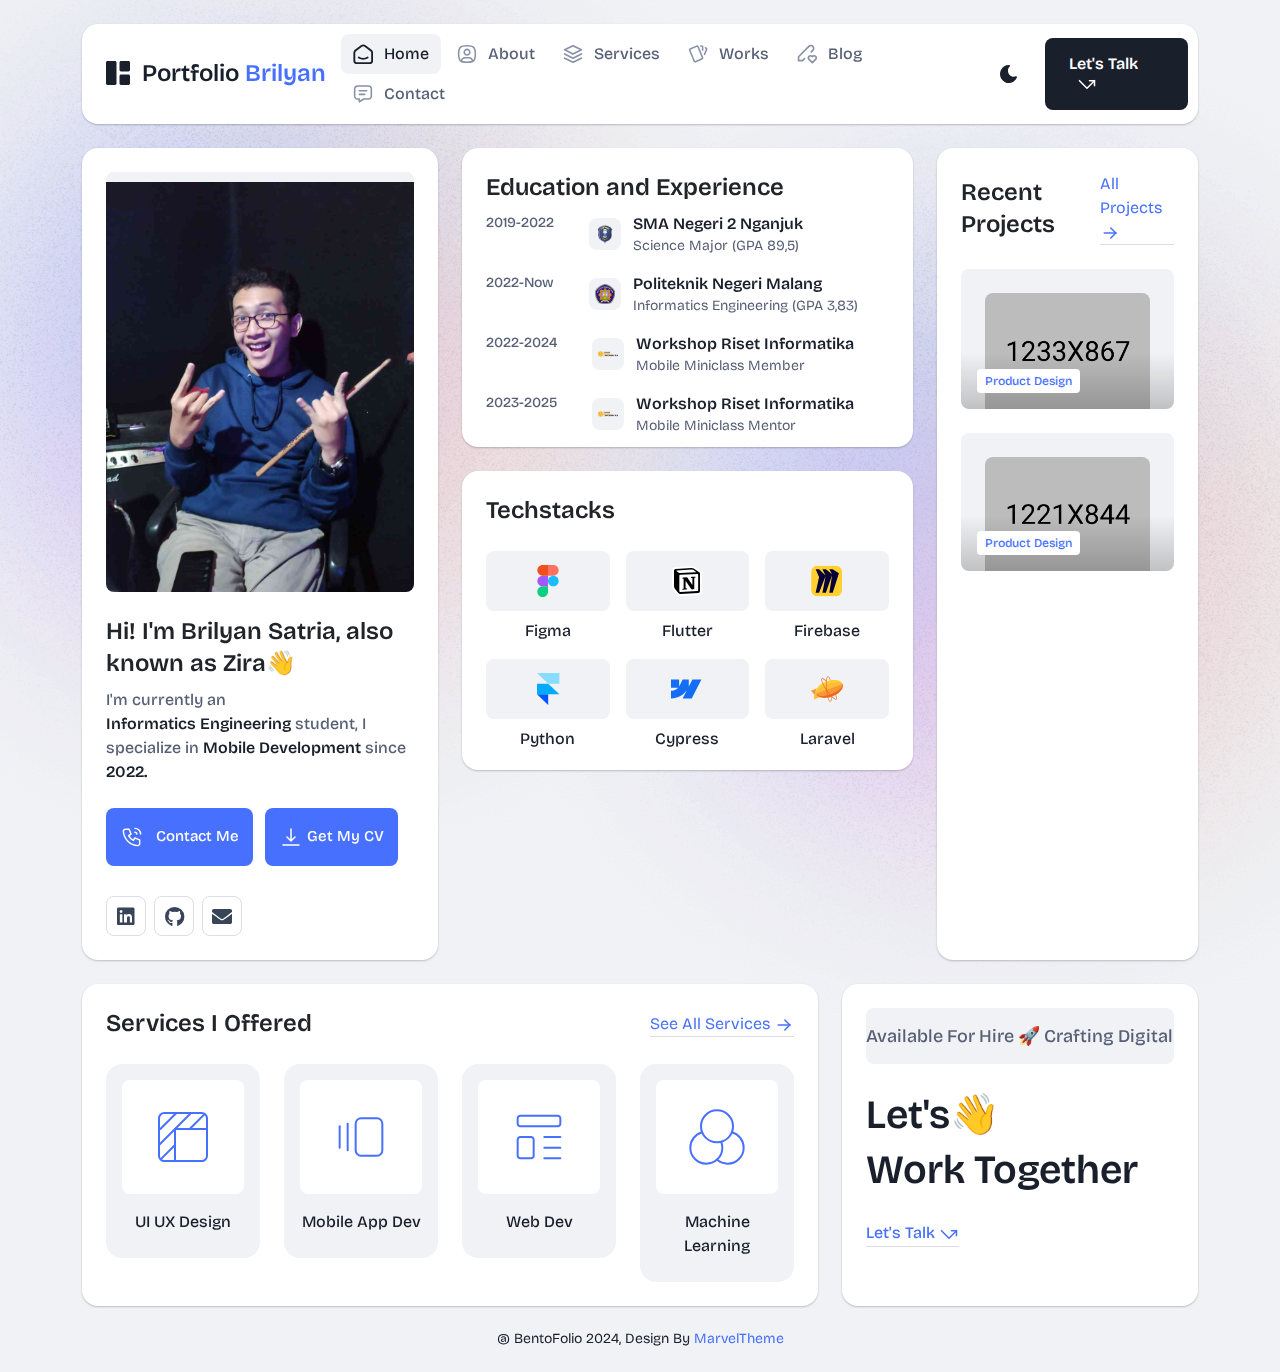
<file: index.html>
<!DOCTYPE html>
<html lang="en">
  <head>
    <meta charset="UTF-8" />
    <meta http-equiv="X-UA-Compatible" content="IE=edge" />
    <title>Portfolio Brilyan</title>
    <meta name="description" content="Portfolio Brilyan" />
    <meta name="viewport" content="width=device-width, initial-scale=1" />

    <link
      rel="shortcut icon"
      type="image/x-icon"
      href="assets/img/favicon.svg"
    />
    <!-- Place favicon.ico in the root directory -->

    <!-- CSS here -->
    <link rel="stylesheet" href="assets/css/bootstrap.min.css" />
    <link rel="stylesheet" href="assets/fontawsome/css/all.min.css" />
    <link rel="stylesheet" href="assets/fontawsome/css/fontawesome.min.css" />
    <link rel="stylesheet" href="assets/css/slick.css" />
    <link rel="stylesheet" href="assets/css/magnific-popup.css" />
    <link rel="stylesheet" href="assets/css/style.css" />
    <link rel="stylesheet" href="assets/css/responsive.css" />
  </head>

  <body>
    <div id="page-content">
      <!-- header part start -->
      <header class="header-area">
        <nav class="navbar">
          <div class="container">
            <div class="menu-container">
              <div class="logo">
                <a class="navbar-brand me-0" href="index.html">
                  <svg
                    width="24"
                    height="24"
                    viewBox="0 0 24 24"
                    fill="none"
                    xmlns="http://www.w3.org/2000/svg"
                  >
                    <path
                      d="M0 1.5C0 1.10218 0.158035 0.720644 0.43934 0.43934C0.720644 0.158035 1.10218 0 1.5 0L9 0C9.39782 0 9.77936 0.158035 10.0607 0.43934C10.342 0.720644 10.5 1.10218 10.5 1.5V22.5C10.5 22.8978 10.342 23.2794 10.0607 23.5607C9.77936 23.842 9.39782 24 9 24H1.5C1.10218 24 0.720644 23.842 0.43934 23.5607C0.158035 23.2794 0 22.8978 0 22.5V1.5ZM13.5 1.5C13.5 1.10218 13.658 0.720644 13.9393 0.43934C14.2206 0.158035 14.6022 0 15 0L22.5 0C22.8978 0 23.2794 0.158035 23.5607 0.43934C23.842 0.720644 24 1.10218 24 1.5V9C24 9.39782 23.842 9.77936 23.5607 10.0607C23.2794 10.342 22.8978 10.5 22.5 10.5H15C14.6022 10.5 14.2206 10.342 13.9393 10.0607C13.658 9.77936 13.5 9.39782 13.5 9V1.5ZM13.5 15C13.5 14.6022 13.658 14.2206 13.9393 13.9393C14.2206 13.658 14.6022 13.5 15 13.5H22.5C22.8978 13.5 23.2794 13.658 23.5607 13.9393C23.842 14.2206 24 14.6022 24 15V22.5C24 22.8978 23.842 23.2794 23.5607 23.5607C23.2794 23.842 22.8978 24 22.5 24H15C14.6022 24 14.2206 23.842 13.9393 23.5607C13.658 23.2794 13.5 22.8978 13.5 22.5V15Z"
                      class="logo-icon"
                    />
                  </svg>
                  <span>Portfolio <span class="primary"> Brilyan</span></span>
                </a>
              </div>
              <div class="navbar-main d-flex flex-grow-1">
                <div class="logo inner-logo d-block d-xl-none">
                  <a class="navbar-brand me-0" href="index.html">
                    <svg
                      width="24"
                      height="24"
                      viewBox="0 0 24 24"
                      fill="none"
                      xmlns="http://www.w3.org/2000/svg"
                    >
                      <path
                        d="M0 1.5C0 1.10218 0.158035 0.720644 0.43934 0.43934C0.720644 0.158035 1.10218 0 1.5 0L9 0C9.39782 0 9.77936 0.158035 10.0607 0.43934C10.342 0.720644 10.5 1.10218 10.5 1.5V22.5C10.5 22.8978 10.342 23.2794 10.0607 23.5607C9.77936 23.842 9.39782 24 9 24H1.5C1.10218 24 0.720644 23.842 0.43934 23.5607C0.158035 23.2794 0 22.8978 0 22.5V1.5ZM13.5 1.5C13.5 1.10218 13.658 0.720644 13.9393 0.43934C14.2206 0.158035 14.6022 0 15 0L22.5 0C22.8978 0 23.2794 0.158035 23.5607 0.43934C23.842 0.720644 24 1.10218 24 1.5V9C24 9.39782 23.842 9.77936 23.5607 10.0607C23.2794 10.342 22.8978 10.5 22.5 10.5H15C14.6022 10.5 14.2206 10.342 13.9393 10.0607C13.658 9.77936 13.5 9.39782 13.5 9V1.5ZM13.5 15C13.5 14.6022 13.658 14.2206 13.9393 13.9393C14.2206 13.658 14.6022 13.5 15 13.5H22.5C22.8978 13.5 23.2794 13.658 23.5607 13.9393C23.842 14.2206 24 14.6022 24 15V22.5C24 22.8978 23.842 23.2794 23.5607 23.5607C23.2794 23.842 22.8978 24 22.5 24H15C14.6022 24 14.2206 23.842 13.9393 23.5607C13.658 23.2794 13.5 22.8978 13.5 22.5V15Z"
                        class="logo-icon"
                      />
                    </svg>
                    <span>Portfolio<span class="primary">Brilyan</span></span>
                  </a>
                </div>
                <ul class="navbar-info mx-auto">
                  <li class="nav-item">
                    <a
                      class="nav-link active"
                      aria-current="page"
                      href="index.html"
                    >
                      <svg
                        class="nav-icon"
                        viewBox="0 0 15 15"
                        fill="none"
                        xmlns="http://www.w3.org/2000/svg"
                      >
                        <path
                          d="M13.475 4.92481L9.03083 1.46814C8.64082 1.16473 8.1608 1 7.66667 1C7.17254 1 6.69251 1.16473 6.3025 1.46814L1.8575 4.92481C1.59037 5.13254 1.37424 5.39858 1.22563 5.7026C1.07701 6.00662 0.99984 6.34058 1 6.67897V12.679C1 13.121 1.17559 13.5449 1.48816 13.8575C1.80072 14.17 2.22464 14.3456 2.66667 14.3456H12.6667C13.1087 14.3456 13.5326 14.17 13.8452 13.8575C14.1577 13.5449 14.3333 13.121 14.3333 12.679V6.67897C14.3333 5.99314 14.0167 5.34564 13.475 4.92481Z"
                          stroke-width="1.4"
                          stroke-linecap="round"
                          stroke-linejoin="round"
                        />
                        <path
                          d="M10.9753 10.1665C9.13359 11.2773 6.14859 11.2773 4.30859 10.1665"
                          stroke-width="1.4"
                          stroke-linecap="round"
                          stroke-linejoin="round"
                        />
                      </svg>
                      <span>Home</span>
                    </a>
                  </li>
                  <li class="nav-item">
                    <a class="nav-link" href="about.html">
                      <svg
                        class="nav-icon"
                        viewBox="0 0 18 18"
                        fill="none"
                        xmlns="http://www.w3.org/2000/svg"
                      >
                        <path
                          d="M9 9.8335C9.66304 9.8335 10.2989 9.5701 10.7678 9.10126C11.2366 8.63242 11.5 7.99654 11.5 7.3335C11.5 6.67045 11.2366 6.03457 10.7678 5.56573C10.2989 5.09689 9.66304 4.8335 9 4.8335C8.33696 4.8335 7.70107 5.09689 7.23223 5.56573C6.76339 6.03457 6.5 6.67045 6.5 7.3335C6.5 7.99654 6.76339 8.63242 7.23223 9.10126C7.70107 9.5701 8.33696 9.8335 9 9.8335Z"
                          stroke-width="1.4"
                          stroke-linecap="round"
                          stroke-linejoin="round"
                        />
                        <path
                          d="M9 1.5C15 1.5 16.5 3 16.5 9C16.5 15 15 16.5 9 16.5C3 16.5 1.5 15 1.5 9C1.5 3 3 1.5 9 1.5Z"
                          stroke-width="1.4"
                          stroke-linecap="round"
                          stroke-linejoin="round"
                        />
                        <path
                          d="M4 15.7085V15.6668C4 14.7828 4.35119 13.9349 4.97631 13.3098C5.60143 12.6847 6.44928 12.3335 7.33333 12.3335H10.6667C11.5507 12.3335 12.3986 12.6847 13.0237 13.3098C13.6488 13.9349 14 14.7828 14 15.6668V15.7085"
                          stroke-width="1.4"
                          stroke-linecap="round"
                          stroke-linejoin="round"
                        />
                      </svg>
                      About
                    </a>
                  </li>
                  <li class="nav-item">
                    <a class="nav-link" href="services.html">
                      <svg
                        class="nav-icon"
                        viewBox="0 0 16 16"
                        fill="none"
                        xmlns="http://www.w3.org/2000/svg"
                      >
                        <path
                          d="M7.99967 1.3335L1.33301 4.66683L7.99967 8.00016L14.6663 4.66683L7.99967 1.3335Z"
                          stroke-width="1.4"
                          stroke-linecap="round"
                          stroke-linejoin="round"
                        />
                        <path
                          d="M1.33301 8L7.99967 11.3333L14.6663 8"
                          stroke-width="1.4"
                          stroke-linecap="round"
                          stroke-linejoin="round"
                        />
                        <path
                          d="M1.33301 11.3335L7.99967 14.6668L14.6663 11.3335"
                          stroke-width="1.4"
                          stroke-linecap="round"
                          stroke-linejoin="round"
                        />
                      </svg>
                      Services
                    </a>
                  </li>
                  <li class="nav-item">
                    <a class="nav-link" href="portfolio.html">
                      <svg
                        class="nav-icon"
                        viewBox="0 0 18 17"
                        fill="none"
                        xmlns="http://www.w3.org/2000/svg"
                      >
                        <path
                          d="M2.00326 3.99733L7.95159 1.40649C8.04974 1.36442 8.15533 1.34243 8.26212 1.34181C8.3689 1.34119 8.47473 1.36196 8.57337 1.40289C8.67201 1.44382 8.76145 1.50408 8.83642 1.58013C8.9114 1.65617 8.97039 1.74646 9.00992 1.84566L13.1133 11.764C13.1985 11.9651 13.2014 12.1917 13.1213 12.3949C13.0412 12.5982 12.8845 12.7618 12.6849 12.8507L6.73742 15.4415C6.63922 15.4837 6.53356 15.5058 6.42668 15.5065C6.3198 15.5072 6.21387 15.4864 6.11514 15.4455C6.0164 15.4046 5.92688 15.3442 5.85184 15.2681C5.7768 15.192 5.71778 15.1016 5.67826 15.0023L1.57492 5.08316C1.48963 4.88204 1.48673 4.65546 1.56684 4.45222C1.64696 4.24898 1.80367 4.08616 2.00326 3.99733Z"
                          stroke-width="1.4"
                          stroke-linecap="round"
                          stroke-linejoin="round"
                        />
                        <path
                          d="M11.5 1.3335H12.3333C12.5543 1.3335 12.7663 1.42129 12.9226 1.57757C13.0789 1.73385 13.1667 1.94582 13.1667 2.16683V5.0835"
                          stroke-width="1.4"
                          stroke-linecap="round"
                          stroke-linejoin="round"
                        />
                        <path
                          d="M15.6663 3C15.8863 3.09333 16.0997 3.18083 16.3063 3.2625C16.5098 3.34882 16.6706 3.51241 16.7534 3.71729C16.8362 3.92217 16.8343 4.15155 16.748 4.355L14.833 8.83334"
                          stroke-width="1.4"
                          stroke-linecap="round"
                          stroke-linejoin="round"
                        />
                      </svg>
                      Works
                    </a>
                  </li>
                  <li class="nav-item">
                    <a class="nav-link" href="blog.html">
                      <svg
                        class="nav-icon"
                        viewBox="0 0 17 16"
                        fill="none"
                        xmlns="http://www.w3.org/2000/svg"
                      >
                        <path
                          d="M12.1663 6.16676L13.4163 4.91676C13.6352 4.69789 13.8088 4.43805 13.9273 4.15208C14.0457 3.86612 14.1067 3.55962 14.1067 3.25009C14.1067 2.94056 14.0457 2.63406 13.9273 2.3481C13.8088 2.06213 13.6352 1.80229 13.4163 1.58342C13.1975 1.36455 12.9376 1.19094 12.6517 1.07248C12.3657 0.954033 12.0592 0.893066 11.7497 0.893066C11.4401 0.893066 11.1336 0.954033 10.8477 1.07248C10.5617 1.19094 10.3019 1.36455 10.083 1.58342L1.33301 10.3334V13.6668H4.66634L6.33301 12.0001"
                          stroke-width="1.4"
                          stroke-linecap="round"
                          stroke-linejoin="round"
                        />
                        <path
                          d="M13.0004 15.3335L15.7921 12.5968C15.9633 12.4307 16.0995 12.232 16.1926 12.0124C16.2857 11.7927 16.3339 11.5567 16.3343 11.3181C16.3347 11.0796 16.2873 10.8434 16.1948 10.6235C16.1024 10.4035 15.9669 10.2044 15.7963 10.0377C15.448 9.69712 14.9806 9.50602 14.4935 9.50509C14.0065 9.50415 13.5383 9.69346 13.1888 10.0327L13.0021 10.216L12.8163 10.0327C12.4681 9.69237 12.0008 9.50143 11.5139 9.50049C11.0271 9.49956 10.5591 9.68871 10.2096 10.0277C10.0383 10.1937 9.9021 10.3924 9.80891 10.612C9.71572 10.8316 9.66746 11.0677 9.667 11.3062C9.66653 11.5447 9.71386 11.781 9.80619 12.0009C9.89853 12.2209 10.034 12.4201 10.2046 12.5868L13.0004 15.3335Z"
                          stroke-width="1.4"
                          stroke-linecap="round"
                          stroke-linejoin="round"
                        />
                      </svg>
                      Blog
                    </a>
                  </li>
                  <li class="nav-item">
                    <a class="nav-link" href="contact.html">
                      <svg
                        class="nav-icon"
                        viewBox="0 0 18 17"
                        fill="none"
                        xmlns="http://www.w3.org/2000/svg"
                      >
                        <path
                          d="M5.66699 5.5H12.3337"
                          stroke-width="1.4"
                          stroke-linecap="round"
                          stroke-linejoin="round"
                        />
                        <path
                          d="M5.66699 8.8335H10.667"
                          stroke-width="1.4"
                          stroke-linecap="round"
                          stroke-linejoin="round"
                        />
                        <path
                          d="M14 1.3335C14.663 1.3335 15.2989 1.59689 15.7678 2.06573C16.2366 2.53457 16.5 3.17045 16.5 3.8335V10.5002C16.5 11.1632 16.2366 11.7991 15.7678 12.2679C15.2989 12.7368 14.663 13.0002 14 13.0002H9.83333L5.66667 15.5002V13.0002H4C3.33696 13.0002 2.70107 12.7368 2.23223 12.2679C1.76339 11.7991 1.5 11.1632 1.5 10.5002V3.8335C1.5 3.17045 1.76339 2.53457 2.23223 2.06573C2.70107 1.59689 3.33696 1.3335 4 1.3335H14Z"
                          stroke-width="1.4"
                          stroke-linecap="round"
                          stroke-linejoin="round"
                        />
                      </svg>
                      Contact
                    </a>
                  </li>
                </ul>
                <div class="header-right-info d-flex align-items-center">
                  <button class="theme-control-btn">
                    <span class="dark">
                      <svg
                        width="24"
                        height="24"
                        viewBox="0 0 24 24"
                        fill="none"
                        xmlns="http://www.w3.org/2000/svg"
                      >
                        <path
                          d="M11.8005 3C10.207 3.0003 8.64356 3.44286 7.27683 4.28049C5.91011 5.11811 4.79139 6.31937 4.04002 7.75612C3.28865 9.19288 2.93281 10.8112 3.01046 12.4386C3.08811 14.0659 3.59633 15.6411 4.48091 16.9963C5.3655 18.3514 6.59326 19.4356 8.03324 20.1333C9.47322 20.8309 11.0714 21.1157 12.6573 20.9574C14.2432 20.7991 15.7573 20.2036 17.0381 19.2344C18.319 18.2652 19.3185 16.9587 19.9301 15.4542C20.2302 14.7162 19.5111 13.9746 18.7875 14.2752C17.5475 14.7888 16.1706 14.8418 14.8963 14.425C13.622 14.0082 12.5308 13.1479 11.8126 11.9937C11.0943 10.8396 10.7943 9.4645 10.9648 8.10764C11.1353 6.75077 11.7655 5.49792 12.7458 4.5669L12.8136 4.4949C13.2986 3.9279 12.913 3.0072 12.1464 3.0072H11.9122L11.8524 3.0018L11.7996 3H11.8005Z"
                          fill="#1A1F2C"
                        />
                      </svg>
                      <small class="theme-text d-block d-xl-none"
                        >Change appearance</small
                      >
                    </span>
                    <span class="light">
                      <svg
                        width="24"
                        height="24"
                        viewBox="0 0 24 24"
                        fill="none"
                        xmlns="http://www.w3.org/2000/svg"
                      >
                        <path
                          d="M12 19C12.2449 19 12.4813 19.09 12.6644 19.2527C12.8474 19.4155 12.9643 19.6397 12.993 19.883L13 20V21C12.9997 21.2549 12.9021 21.5 12.7272 21.6854C12.5522 21.8707 12.313 21.9822 12.0586 21.9972C11.8042 22.0121 11.5536 21.9293 11.3582 21.7657C11.1627 21.6021 11.0371 21.3701 11.007 21.117L11 21V20C11 19.7348 11.1054 19.4804 11.2929 19.2929C11.4804 19.1054 11.7348 19 12 19Z"
                          fill="#FD7E41"
                        />
                        <path
                          d="M18.3127 16.9099L18.4067 16.9929L19.1067 17.6929C19.2861 17.8729 19.3902 18.1144 19.398 18.3683C19.4057 18.6223 19.3165 18.8697 19.1485 19.0602C18.9804 19.2508 18.7462 19.3702 18.4933 19.3943C18.2403 19.4184 17.9877 19.3454 17.7867 19.1899L17.6927 19.1069L16.9927 18.4069C16.8202 18.2347 16.7165 18.0053 16.7012 17.7619C16.6859 17.5186 16.76 17.278 16.9097 17.0855C17.0593 16.893 17.2741 16.7618 17.5137 16.7166C17.7533 16.6713 18.0012 16.7152 18.2107 16.8399L18.3127 16.9099Z"
                          fill="#FD7E41"
                        />
                        <path
                          d="M7.00747 16.993C7.17965 17.1652 7.28308 17.3943 7.29836 17.6373C7.31364 17.8803 7.23972 18.1206 7.09047 18.313L7.00747 18.407L6.30747 19.107C6.12751 19.2863 5.88604 19.3905 5.63209 19.3982C5.37814 19.406 5.13076 19.3168 4.94019 19.1487C4.74963 18.9807 4.63017 18.7464 4.60607 18.4935C4.58198 18.2406 4.65506 17.988 4.81047 17.787L4.89347 17.693L5.59347 16.993C5.781 16.8055 6.03531 16.7002 6.30047 16.7002C6.56563 16.7002 6.81994 16.8055 7.00747 16.993Z"
                          fill="#FD7E41"
                        />
                        <path
                          d="M3.99987 11C4.25475 11.0003 4.4999 11.0979 4.68524 11.2728C4.87057 11.4478 4.9821 11.687 4.99704 11.9414C5.01198 12.1958 4.92919 12.4464 4.7656 12.6418C4.60201 12.8373 4.36996 12.9629 4.11687 12.993L3.99987 13H2.99987C2.74499 12.9997 2.49984 12.9021 2.3145 12.7272C2.12916 12.5522 2.01763 12.313 2.0027 12.0586C1.98776 11.8042 2.07054 11.5536 2.23413 11.3582C2.39772 11.1627 2.62977 11.0371 2.88287 11.007L2.99987 11H3.99987Z"
                          fill="#FD7E41"
                        />
                        <path
                          d="M20.9999 11C21.2547 11.0003 21.4999 11.0979 21.6852 11.2728C21.8706 11.4478 21.9821 11.687 21.997 11.9414C22.012 12.1958 21.9292 12.4464 21.7656 12.6418C21.602 12.8373 21.37 12.9629 21.1169 12.993L20.9999 13H19.9999C19.745 12.9997 19.4998 12.9021 19.3145 12.7272C19.1292 12.5522 19.0176 12.313 19.0027 12.0586C18.9878 11.8042 19.0705 11.5536 19.2341 11.3582C19.3977 11.1627 19.6298 11.0371 19.8829 11.007L19.9999 11H20.9999Z"
                          fill="#FD7E41"
                        />
                        <path
                          d="M6.21264 4.80985L6.30664 4.89285L7.00664 5.59285C7.18599 5.77281 7.29011 6.01429 7.29787 6.26824C7.30562 6.52219 7.21642 6.76957 7.04839 6.96013C6.88036 7.1507 6.64609 7.27016 6.39316 7.29425C6.14024 7.31834 5.88763 7.24526 5.68664 7.08985L5.59264 7.00685L4.89264 6.30685C4.72073 6.13453 4.61757 5.90543 4.6025 5.66248C4.58744 5.41954 4.6615 5.17945 4.8108 4.98721C4.9601 4.79497 5.1744 4.66378 5.41351 4.61824C5.65262 4.57271 5.90013 4.61594 6.10964 4.73985L6.21264 4.80985Z"
                          fill="#FD7E41"
                        />
                        <path
                          d="M19.1071 4.89288C19.2793 5.06508 19.3827 5.29418 19.398 5.5372C19.4132 5.78023 19.3393 6.02048 19.1901 6.21288L19.1071 6.30688L18.4071 7.00688C18.2271 7.18623 17.9856 7.29036 17.7317 7.29811C17.4777 7.30587 17.2304 7.21667 17.0398 7.04864C16.8492 6.8806 16.7298 6.64633 16.7057 6.39341C16.6816 6.14049 16.7547 5.88788 16.9101 5.68688L16.9931 5.59288L17.6931 4.89288C17.8806 4.70541 18.1349 4.6001 18.4001 4.6001C18.6652 4.6001 18.9196 4.70541 19.1071 4.89288Z"
                          fill="#FD7E41"
                        />
                        <path
                          d="M12 2C12.2449 2.00003 12.4813 2.08996 12.6644 2.25272C12.8474 2.41547 12.9643 2.63975 12.993 2.883L13 3V4C12.9997 4.25488 12.9021 4.50003 12.7272 4.68537C12.5522 4.8707 12.313 4.98223 12.0586 4.99717C11.8042 5.01211 11.5536 4.92933 11.3582 4.76573C11.1627 4.60214 11.0371 4.3701 11.007 4.117L11 4V3C11 2.73478 11.1054 2.48043 11.2929 2.29289C11.4804 2.10536 11.7348 2 12 2Z"
                          fill="#FD7E41"
                        />
                        <path
                          d="M12 7C12.9797 6.99994 13.9378 7.28769 14.7553 7.8275C15.5729 8.36731 16.2138 9.1354 16.5986 10.0364C16.9833 10.9373 17.0949 11.9315 16.9195 12.8953C16.7441 13.8592 16.2893 14.7502 15.6118 15.4579C14.9343 16.1655 14.0638 16.6585 13.1085 16.8756C12.1532 17.0928 11.1552 17.0245 10.2383 16.6793C9.3215 16.334 8.52629 15.7271 7.95146 14.9338C7.37663 14.1405 7.04752 13.1958 7.005 12.217L7 12L7.005 11.783C7.06092 10.4958 7.61161 9.27978 8.54222 8.38866C9.47284 7.49754 10.7115 7.00007 12 7Z"
                          fill="#FD7E41"
                        />
                      </svg>
                      <small class="theme-text d-block d-xl-none"
                        >Change appearance</small
                      >
                    </span>
                  </button>
                  <a href="contact.html" class="lets-talk-btn">
                    Let's Talk
                    <svg
                      class="icon"
                      width="20"
                      height="20"
                      viewBox="0 0 20 20"
                      fill="none"
                      xmlns="http://www.w3.org/2000/svg"
                    >
                      <path
                        d="M17.5 11.6665V6.6665H12.5"
                        stroke="white"
                        stroke-width="1.5"
                        stroke-linecap="round"
                        stroke-linejoin="round"
                      />
                      <path
                        d="M17.5 6.6665L10 14.1665L2.5 6.6665"
                        stroke="white"
                        stroke-width="1.5"
                        stroke-linecap="round"
                        stroke-linejoin="round"
                      />
                    </svg>
                  </a>
                </div>
              </div>
              <div class="mobile-menu-overlay d-block d-lg-none"></div>
              <div class="mobile-menu-control-bar d-block d-xl-none">
                <button class="mobile-menu-control-bar">
                  <i class="fas fa-bars"></i>
                </button>
              </div>
            </div>
          </div>
        </nav>
      </header>
      <!-- header part end -->

      <!-- main area part start -->
      <main>
        <section class="home-area">
          <div class="container">
            <div class="row g-4">
              <div class="col-xl-4">
                <div class="card profile-card">
                  <div class="card-body">
                    <div class="image text-center">
                      <img
                        src="assets/img/images/profile.jpg"
                        alt="profile"
                        class="cover-image"
                      />
                    </div>
                    <div class="text">
                      <h3 class="card-title">
                        Hi! I'm Brilyan Satria, also known as Zira👋
                      </h3>
                      <p>
                        I'm currently an
                        <span>Informatics Engineering</span> student, I
                        specialize in <span>Mobile Development</span> since
                        <span>2022. </span>
                      </p>
                      <div class="common-button-groups">
                        <a class="btn btn-call" href="contact.html">
                          <svg
                            class="icon"
                            width="24"
                            height="24"
                            viewBox="0 0 25 24"
                            fill="none"
                            xmlns="http://www.w3.org/2000/svg"
                          >
                            <path
                              d="M5.5 4H9.5L11.5 9L9 10.5C10.071 12.6715 11.8285 14.429 14 15.5L15.5 13L20.5 15V19C20.5 19.5304 20.2893 20.0391 19.9142 20.4142C19.5391 20.7893 19.0304 21 18.5 21C14.5993 20.763 10.9202 19.1065 8.15683 16.3432C5.3935 13.5798 3.73705 9.90074 3.5 6C3.5 5.46957 3.71071 4.96086 4.08579 4.58579C4.46086 4.21071 4.96957 4 5.5 4Z"
                              stroke="white"
                              stroke-width="1.5"
                              stroke-linecap="round"
                              stroke-linejoin="round"
                            />
                            <path
                              d="M15.5 7C16.0304 7 16.5391 7.21071 16.9142 7.58579C17.2893 7.96086 17.5 8.46957 17.5 9"
                              stroke="white"
                              stroke-width="1.5"
                              stroke-linecap="round"
                              stroke-linejoin="round"
                            />
                            <path
                              d="M15.5 3C17.0913 3 18.6174 3.63214 19.7426 4.75736C20.8679 5.88258 21.5 7.4087 21.5 9"
                              stroke="white"
                              stroke-width="1.5"
                              stroke-linecap="round"
                              stroke-linejoin="round"
                            />
                          </svg>
                          Contact Me
                        </a>
                        <a
                          class="btn btn-call"
                          href="https://drive.google.com/drive/u/0/folders/1sIeHVYBaSJKrr0gK0H7bHGwG-zYMw1d0"
                          target="_blank"
                        >
                          <svg
                            class="icon-cv"
                            width="24"
                            height="24"
                            viewBox="0 0 24 24"
                            fill="none"
                            xmlns="http://www.w3.org/2000/svg"
                          >
                            <path
                              d="M12 16V4M8 12l4 4 4-4M4 20h16"
                              stroke="white"
                              stroke-width="1.5"
                              stroke-linecap="round"
                              stroke-linejoin="round"
                            />
                          </svg>
                          Get My CV
                        </a>
                      </div>
                      <div class="social-media-icon">
                        <ul class="list-unstyled">
                          <li>
                            <a
                              href="https://www.linkedin.com/in/brilyan-satria-wahyuda/"
                              target="_blank"
                              ><i class="fab fa-linkedin"></i
                            ></a>
                          </li>
                          <li>
                            <a
                              href="https://github.com/AlsoKnownAsZira"
                              target="_blank"
                              ><i class="fab fa-github"></i
                            ></a>
                          </li>
                          <li>
                            <a
                              href="mailto:brilyansatria10@gmail.com"
                              target="_blank"
                            >
                              <i class="fa fa-envelope"></i>
                            </a>
                          </li>
                        </ul>
                      </div>
                    </div>
                  </div>
                </div>
              </div>
              <div class="col-xl-5">
                <div class="row g-4">
                  <div class="col-lg-12">
                    <div class="card">
                      <div class="card-body work-experiance-card">
                        <h3 class="card-title">Education and Experience</h3>
                        <div class="work-experiance-main">
                          <ul class="work-experiance-slider list-unstyled">
                            <li>
                              <div class="date">
                                <p>2019-2022</p>
                              </div>
                              <div class="info">
                                <div class="icon">
                                  <img
                                    src="assets/img/icons/SMAN_2_NGANJUK.png"
                                    alt="High School"
                                  />
                                </div>
                                <div class="text">
                                  <h4 class="title">SMA Negeri 2 Nganjuk</h4>
                                  <h6 class="subtitle">
                                    Science Major (GPA 89,5)
                                  </h6>
                                </div>
                              </div>
                            </li>
                            <li>
                              <div class="date">
                                <p>2022-Now</p>
                              </div>
                              <div class="info">
                                <div class="icon">
                                  <img
                                    src="assets/img/icons/logo_polinema.png"
                                    alt="Polinema"
                                  />
                                </div>
                                <div class="text">
                                  <h4 class="title">
                                    Politeknik Negeri Malang
                                  </h4>
                                  <h6 class="subtitle">
                                    Informatics Engineering (GPA 3,83)
                                  </h6>
                                </div>
                              </div>
                            </li>
                            <li>
                              <div class="date">
                                <p>2022-2024</p>
                              </div>
                              <div class="info">
                                <div class="icon">
                                  <img
                                    src="assets/img/icons/logo_wri.png"
                                    alt="Workshop Riset Informatika"
                                  />
                                </div>
                                <div class="text">
                                  <h4 class="title">
                                    Workshop Riset Informatika
                                  </h4>
                                  <h6 class="subtitle">
                                    Mobile Miniclass Member
                                  </h6>
                                </div>
                              </div>
                            </li>
                            <li>
                              <div class="date">
                                <p>2023-2025</p>
                              </div>
                              <div class="info">
                                <div class="icon">
                                  <img
                                    src="assets/img/icons/logo_wri.png"
                                    alt="Workshop Riset Informatika"
                                  />
                                </div>
                                <div class="text">
                                  <h4 class="title">
                                    Workshop Riset Informatika
                                  </h4>
                                  <h6 class="subtitle">
                                    Mobile Miniclass Mentor
                                  </h6>
                                </div>
                              </div>
                            </li>
                            <li>
                              <div class="date">
                                <p>2024-2025</p>
                              </div>
                              <div class="info">
                                <div class="icon">
                                  <img
                                    src="assets/img/icons/logo_wri.png"
                                    alt="Workshop Riset Informatika"
                                  />
                                </div>
                                <div class="text">
                                  <h4 class="title">
                                    Workshop Riset Informatika
                                  </h4>
                                  <h6 class="subtitle">
                                    Mobile Division Vice Leader
                                  </h6>
                                </div>
                              </div>
                            </li>
                            <li>
                              <div class="date">
                                <p>Feb-Jun 25</p>
                              </div>
                              <div class="info">
                                <div class="icon">
                                  <img
                                    src="assets/img/icons/logo_venturo.webp"
                                    alt="Venturo"
                                  />
                                </div>
                                <div class="text">
                                  <h4 class="title">
                                    PT. Venturo Pro Indonesia
                                  </h4>
                                  <h6 class="subtitle">
                                    Mobile Developer Internship
                                  </h6>
                                </div>
                              </div>
                            </li>
                          </ul>
                          <ul class="work-experiance-slider list-unstyled">
                            <li>
                              <div class="date">
                                <p>2019-2022</p>
                              </div>
                              <div class="info">
                                <div class="icon">
                                  <img
                                    src="assets/img/icons/SMAN_2_NGANJUK.png"
                                    alt="High School"
                                  />
                                </div>
                                <div class="text">
                                  <h4 class="title">SMA Negeri 2 Nganjuk</h4>
                                  <h6 class="subtitle">
                                    Science Major (GPA 89,5)
                                  </h6>
                                </div>
                              </div>
                            </li>
                            <li>
                              <div class="date">
                                <p>2022-Now</p>
                              </div>
                              <div class="info">
                                <div class="icon">
                                  <img
                                    src="assets/img/icons/logo_polinema.png"
                                    alt="Polinema"
                                  />
                                </div>
                                <div class="text">
                                  <h4 class="title">
                                    Politeknik Negeri Malang
                                  </h4>
                                  <h6 class="subtitle">
                                    Informatics Engineering (GPA 3,83)
                                  </h6>
                                </div>
                              </div>
                            </li>
                            <li>
                              <div class="date">
                                <p>2022-2024</p>
                              </div>
                              <div class="info">
                                <div class="icon">
                                  <img
                                    src="assets/img/icons/logo_wri.png"
                                    alt="Workshop Riset Informatika"
                                  />
                                </div>
                                <div class="text">
                                  <h4 class="title">
                                    Workshop Riset Informatika
                                  </h4>
                                  <h6 class="subtitle">
                                    Mobile Miniclass Member
                                  </h6>
                                </div>
                              </div>
                            </li>
                            <li>
                              <div class="date">
                                <p>2023-2025</p>
                              </div>
                              <div class="info">
                                <div class="icon">
                                  <img
                                    src="assets/img/icons/logo_wri.png"
                                    alt="Workshop Riset Informatika"
                                  />
                                </div>
                                <div class="text">
                                  <h4 class="title">
                                    Workshop Riset Informatika
                                  </h4>
                                  <h6 class="subtitle">
                                    Mobile Miniclass Mentor
                                  </h6>
                                </div>
                              </div>
                            </li>
                            <li>
                              <div class="date">
                                <p>2024-2025</p>
                              </div>
                              <div class="info">
                                <div class="icon">
                                  <img
                                    src="assets/img/icons/logo_wri.png"
                                    alt="Workshop Riset Informatika"
                                  />
                                </div>
                                <div class="text">
                                  <h4 class="title">
                                    Workshop Riset Informatika
                                  </h4>
                                  <h6 class="subtitle">
                                    Mobile Division Vice Leader
                                  </h6>
                                </div>
                              </div>
                            </li>
                            <li>
                              <div class="date">
                                <p>Feb-Jun 25</p>
                              </div>
                              <div class="info">
                                <div class="icon">
                                  <img
                                    src="assets/img/icons/logo_venturo.webp"
                                    alt="Venturo"
                                  />
                                </div>
                                <div class="text">
                                  <h4 class="title">
                                    PT. Venturo Pro Indonesia
                                  </h4>
                                  <h6 class="subtitle">
                                    Mobile Developer Internship
                                  </h6>
                                </div>
                              </div>
                            </li>
                          </ul>
                        </div>
                      </div>
                    </div>
                  </div>

                  <div class="col-lg-12">
                    <div class="card expertise-card">
                      <div class="card-body">
                        <h3 class="card-title">Techstacks</h3>
                        <div class="expertise-main mt-24">
                          <div class="row g-3">
                            <div class="col-xl-4 col-md-4 col-sm-6 col-6">
                              <div class="expertise-item">
                                <div class="image text-center">
                                  <img
                                    src="assets/img/icons/figma.svg"
                                    alt="figma"
                                  />
                                </div>
                                <div class="text">
                                  <h4 class="title">Figma</h4>
                                </div>
                              </div>
                            </div>
                            <div class="col-xl-4 col-md-4 col-sm-6 col-6">
                              <div class="expertise-item">
                                <div class="image text-center">
                                  <img
                                    src="assets/img/icons/notion.svg"
                                    alt="notion"
                                  />
                                </div>
                                <div class="text">
                                  <h4 class="title">Flutter</h4>
                                </div>
                              </div>
                            </div>
                            <div class="col-xl-4 col-md-4 col-sm-6 col-6">
                              <div class="expertise-item">
                                <div class="image text-center">
                                  <img
                                    src="assets/img/icons/mico.svg"
                                    alt="micro"
                                  />
                                </div>
                                <div class="text">
                                  <h4 class="title">Firebase</h4>
                                </div>
                              </div>
                            </div>
                            <div class="col-xl-4 col-md-4 col-sm-6 col-6">
                              <div class="expertise-item">
                                <div class="image text-center">
                                  <img
                                    src="assets/img/icons/framer.svg"
                                    alt="framer"
                                  />
                                </div>
                                <div class="text">
                                  <h4 class="title">Python</h4>
                                </div>
                              </div>
                            </div>
                            <div class="col-xl-4 col-md-4 col-sm-6 col-6">
                              <div class="expertise-item">
                                <div class="image text-center">
                                  <img
                                    src="assets/img/icons/webflow.svg"
                                    alt="webflow"
                                  />
                                </div>
                                <div class="text">
                                  <h4 class="title">Cypress</h4>
                                </div>
                              </div>
                            </div>
                            <div class="col-xl-4 col-md-4 col-sm-6 col-6">
                              <div class="expertise-item">
                                <div class="image text-center">
                                  <img
                                    src="assets/img/icons/zeplin.svg"
                                    alt="zeplin"
                                  />
                                </div>
                                <div class="text">
                                  <h4 class="title">Laravel</h4>
                                </div>
                              </div>
                            </div>
                          </div>
                        </div>
                      </div>
                    </div>
                  </div>
                </div>
              </div>

              <div class="col-xl-3">
                <div class="card card-projects">
                  <div class="card-body">
                    <h3 class="card-title">
                      Recent Projects
                      <a class="link-btn" href="portfolio.html"
                        >All Projects
                        <svg
                          class="icon"
                          width="20"
                          height="20"
                          viewBox="0 0 20 20"
                          fill="none"
                          xmlns="http://www.w3.org/2000/svg"
                        >
                          <path
                            d="M4.16699 10H15.8337"
                            stroke="#4770FF"
                            stroke-width="1.5"
                            stroke-linecap="round"
                            stroke-linejoin="round"
                          />
                          <path
                            d="M10.833 15L15.833 10"
                            stroke="#4770FF"
                            stroke-width="1.5"
                            stroke-linecap="round"
                            stroke-linejoin="round"
                          />
                          <path
                            d="M10.833 5L15.833 10"
                            stroke="#4770FF"
                            stroke-width="1.5"
                            stroke-linecap="round"
                            stroke-linejoin="round"
                          />
                        </svg>
                      </a>
                    </h3>
                    <div class="projects-main mt-24">
                      <div class="row g-4 parent-container">
                        <div class="col-lg-12">
                          <div class="project-item">
                            <div class="image">
                              <img
                                src="assets/img/projects/project-1.png"
                                alt="project-1"
                                class="img-fluid w-100"
                              />
                              <a
                                href="assets/img/projects/project-1.png"
                                class="gallery-popup full-image-preview parent-container"
                              >
                                <svg
                                  class="icon"
                                  xmlns="http://www.w3.org/2000/svg"
                                  viewBox="0 0 20 20"
                                  fill="none"
                                  stroke="currentColor"
                                  stroke-linecap="round"
                                  stroke-linejoin="round"
                                  stroke-width="1.5"
                                >
                                  <path
                                    d="M10 4.167v11.666M4.167 10h11.666"
                                  ></path>
                                </svg>
                              </a>
                              <div class="info">
                                <span class="category">Product Design</span>
                              </div>
                            </div>
                          </div>
                        </div>
                        <div class="col-lg-12">
                          <div class="project-item">
                            <div class="image">
                              <img
                                src="assets/img/projects/project-2.png"
                                alt="project-2"
                                class="img-fluid w-100"
                              />
                              <a
                                href="assets/img/projects/project-2.png"
                                class="gallery-popup full-image-preview parent-container"
                              >
                                <svg
                                  class="icon"
                                  xmlns="http://www.w3.org/2000/svg"
                                  viewBox="0 0 20 20"
                                  fill="none"
                                  stroke="currentColor"
                                  stroke-linecap="round"
                                  stroke-linejoin="round"
                                  stroke-width="1.5"
                                >
                                  <path
                                    d="M10 4.167v11.666M4.167 10h11.666"
                                  ></path>
                                </svg>
                              </a>
                              <div class="info">
                                <span class="category">Product Design</span>
                              </div>
                            </div>
                          </div>
                        </div>
                      </div>
                    </div>
                  </div>
                </div>
              </div>
            </div>
            <div class="services-area mt-24">
              <div class="row g-4">
                <div class="col-xl-8">
                  <div class="card services-card">
                    <div class="card-body">
                      <h3 class="card-title">
                        Services I Offered
                        <a class="link-btn" href="services.html">
                          See All Services
                          <svg
                            class="icon"
                            width="20"
                            height="20"
                            viewBox="0 0 20 20"
                            fill="none"
                            xmlns="http://www.w3.org/2000/svg"
                          >
                            <path
                              d="M4.16699 10H15.8337"
                              stroke="#4770FF"
                              stroke-width="1.5"
                              stroke-linecap="round"
                              stroke-linejoin="round"
                            />
                            <path
                              d="M10.833 15L15.833 10"
                              stroke="#4770FF"
                              stroke-width="1.5"
                              stroke-linecap="round"
                              stroke-linejoin="round"
                            />
                            <path
                              d="M10.833 5L15.833 10"
                              stroke="#4770FF"
                              stroke-width="1.5"
                              stroke-linecap="round"
                              stroke-linejoin="round"
                            />
                          </svg>
                        </a>
                      </h3>
                      <div class="services-main mt-24">
                        <div class="row g-4">
                          <div class="col-md-3 col-sm-6 col-6">
                            <div class="services-item text-center">
                              <div class="image">
                                <img
                                  src="assets/img/icons/ui-ux.svg"
                                  alt="ui-ux"
                                />
                              </div>
                              <div class="text">
                                <h3 class="title">UI UX Design</h3>
                              </div>
                            </div>
                          </div>
                          <div class="col-md-3 col-sm-6 col-6">
                            <div class="services-item text-center">
                              <div class="image">
                                <img src="assets/img/icons/app.svg" alt="app" />
                              </div>
                              <div class="text">
                                <h3 class="title">Mobile App Dev</h3>
                              </div>
                            </div>
                          </div>
                          <div class="col-md-3 col-sm-6 col-6">
                            <div class="services-item text-center">
                              <div class="image">
                                <img
                                  src="assets/img/icons/prd-design.svg"
                                  alt="prd-design"
                                />
                              </div>
                              <div class="text">
                                <h3 class="title">Web Dev</h3>
                              </div>
                            </div>
                          </div>
                          <div class="col-md-3 col-sm-6 col-6">
                            <div class="services-item text-center">
                              <div class="image">
                                <img
                                  src="assets/img/icons/branding.svg"
                                  alt="branding"
                                />
                              </div>
                              <div class="text">
                                <h3 class="title">Machine Learning</h3>
                              </div>
                            </div>
                          </div>
                        </div>
                      </div>
                    </div>
                  </div>
                </div>
                <div class="col-xl-4">
                  <div class="card lets-talk-together-card">
                    <div class="card-body">
                      <div class="scrolling-info">
                        <div class="slider-item">
                          <p>
                            Available For Hire 🚀 Crafting Digital Experiences
                            🎨 Available For Hire 🚀 Crafting Digital
                            Experiences 🎨
                          </p>
                        </div>
                      </div>
                      <h3 class="card-title">
                        Let's👋
                        <span class="d-block">Work Together</span>
                      </h3>
                      <a class="link-btn" href="contact.html">
                        Let's Talk
                        <svg
                          class="icon"
                          width="20"
                          height="20"
                          viewBox="0 0 20 20"
                          fill="none"
                          xmlns="http://www.w3.org/2000/svg"
                        >
                          <path
                            d="M17.5 11.6665V6.6665H12.5"
                            stroke-width="1.5"
                            stroke-linecap="round"
                            stroke-linejoin="round"
                          />
                          <path
                            d="M17.5 6.6665L10 14.1665L2.5 6.6665"
                            stroke-width="1.5"
                            stroke-linecap="round"
                            stroke-linejoin="round"
                          />
                        </svg>
                      </a>
                    </div>
                  </div>
                </div>
              </div>
            </div>
          </div>
        </section>
        <!-- background shape area start -->
        <div class="background-shapes">
          <div class="shape-1 common-shape">
            <img src="assets/img/bg/banner-shape-1.png" alt="banner-shape-1" />
          </div>
          <div class="shape-2 common-shape">
            <img src="assets/img/bg/banner-shape-1.png" alt="banner-shape-1" />
          </div>
          <div class="threed-shape-1 move-with-cursor" data-value="1">
            <img src="assets/img/bg/object-3d-1.png" alt="object-3d-1" />
          </div>
          <div class="threed-shape-2 move-with-cursor" data-value="1">
            <img src="assets/img/bg/object-3d-2.png" alt="object-3d-2" />
          </div>
        </div>
        <!-- background shape area end -->
      </main>
      <!-- main area part end -->

      <!-- footer part start -->
      <footer class="footer-area">
        <div class="container">
          <div class="text text-center">
            <p>@ BentoFolio 2024, Design By <a href="#">MarvelTheme</a></p>
          </div>
        </div>
      </footer>
      <!-- footer part end -->
    </div>

    <!-- JS here -->
    <script src="assets/js/vendor/jquery-3.6.0.min.js"></script>
    <script src="assets/js/bootstrap.bundle.min.js"></script>
    <script src="assets/js/jquery.magnific-popup.min.js"></script>
    <script src="assets/js/ajax-form.js"></script>
    <script src="assets/js/clipboard.min.js"></script>
    <script src="assets/js/slick.min.js"></script>
    <script src="assets/js/script.js"></script>
  </body>
</html>
</file>
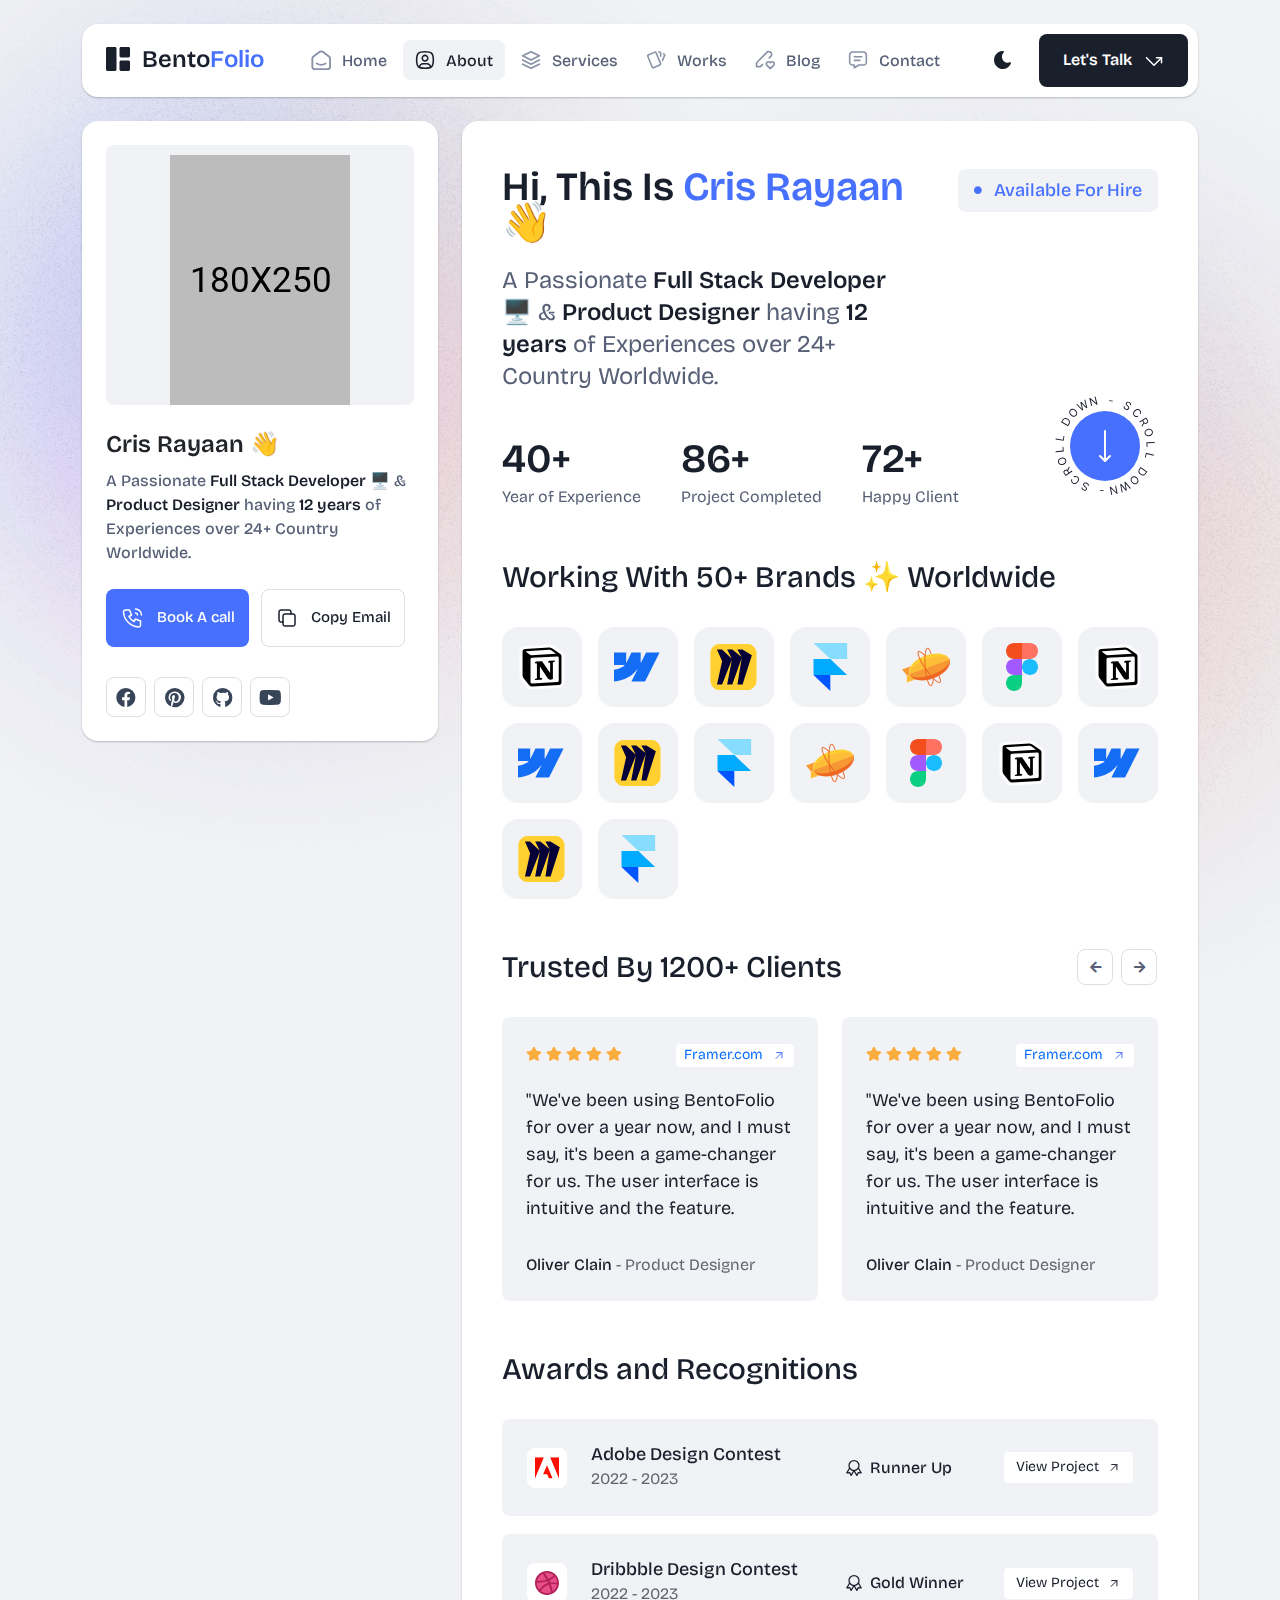
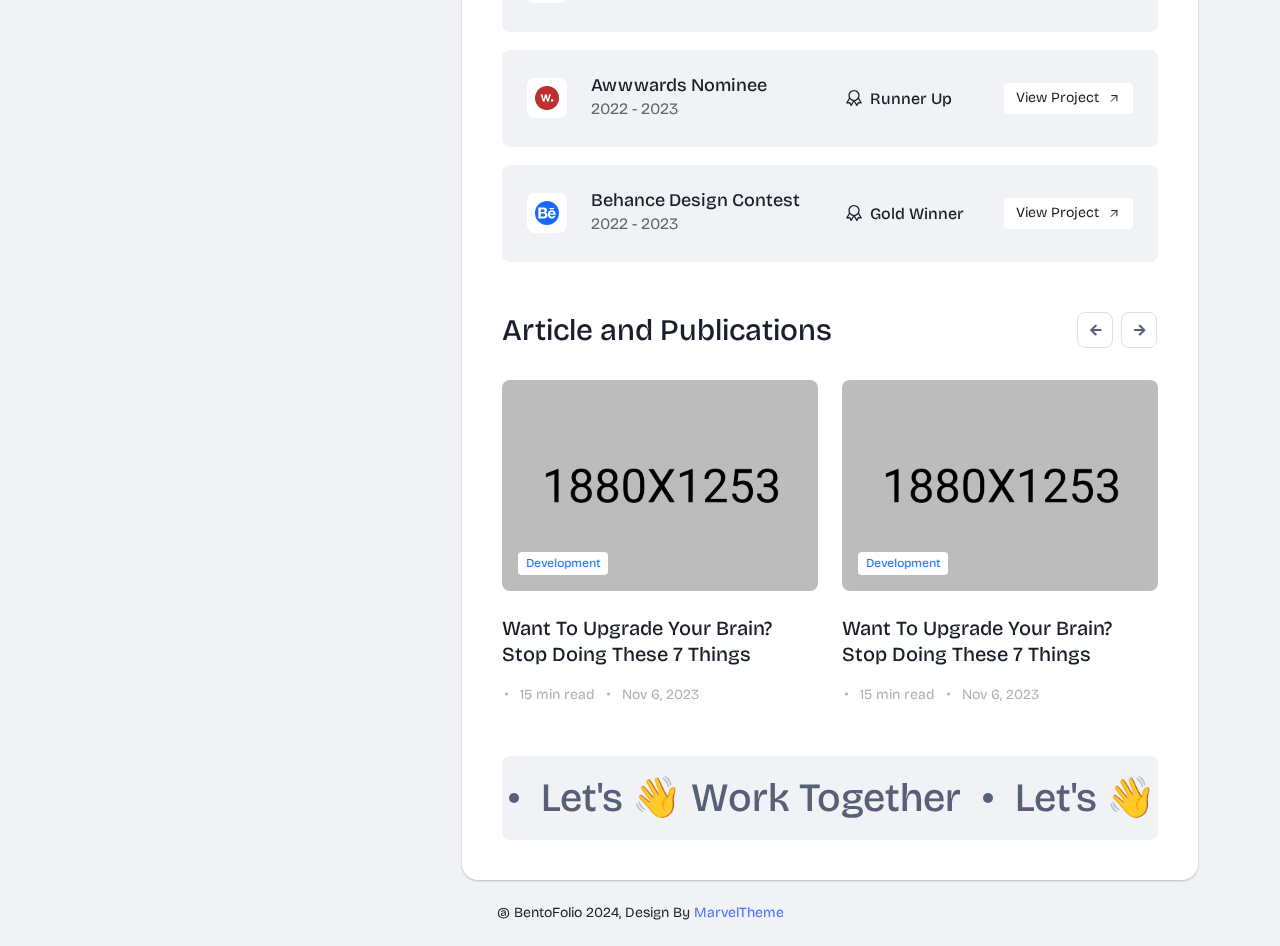
<file: about.html>
<!DOCTYPE html>
<html lang="en">

<head>
  <meta charset="UTF-8">
  <meta http-equiv="X-UA-Compatible" content="IE=edge">
  <title>Bentofolio - Bootstrap Personal Portfolio Template</title>
  <meta name="description" content="Bentofolio - Bootstrap Personal Portfolio Template">
  <meta name="viewport" content="width=device-width, initial-scale=1">

  <link rel="shortcut icon" type="image/x-icon" href="assets/img/favicon.svg">
  <!-- Place favicon.ico in the root directory -->

  <!-- CSS here -->
  <link rel="stylesheet" href="assets/css/bootstrap.min.css">
  <link rel="stylesheet" href="assets/fontawsome/css/all.min.css">
  <link rel="stylesheet" href="assets/fontawsome/css/fontawesome.min.css">
  <link rel="stylesheet" href="assets/css/slick.css">
  <link rel="stylesheet" href="assets/css/magnific-popup.css">
  <link rel="stylesheet" href="assets/css/style.css">
  <link rel="stylesheet" href="assets/css/responsive.css">
</head>

<body>
  <div id="page-content">
    <!-- header part start -->
    <header class="header-area">
      <nav class="navbar">
        <div class="container">
          <div class="menu-container">
            <div class="logo">
              <a class="navbar-brand me-0" href="index.html">
                <svg width="24" height="24" viewBox="0 0 24 24" fill="none" xmlns="http://www.w3.org/2000/svg">
                  <path
                    d="M0 1.5C0 1.10218 0.158035 0.720644 0.43934 0.43934C0.720644 0.158035 1.10218 0 1.5 0L9 0C9.39782 0 9.77936 0.158035 10.0607 0.43934C10.342 0.720644 10.5 1.10218 10.5 1.5V22.5C10.5 22.8978 10.342 23.2794 10.0607 23.5607C9.77936 23.842 9.39782 24 9 24H1.5C1.10218 24 0.720644 23.842 0.43934 23.5607C0.158035 23.2794 0 22.8978 0 22.5V1.5ZM13.5 1.5C13.5 1.10218 13.658 0.720644 13.9393 0.43934C14.2206 0.158035 14.6022 0 15 0L22.5 0C22.8978 0 23.2794 0.158035 23.5607 0.43934C23.842 0.720644 24 1.10218 24 1.5V9C24 9.39782 23.842 9.77936 23.5607 10.0607C23.2794 10.342 22.8978 10.5 22.5 10.5H15C14.6022 10.5 14.2206 10.342 13.9393 10.0607C13.658 9.77936 13.5 9.39782 13.5 9V1.5ZM13.5 15C13.5 14.6022 13.658 14.2206 13.9393 13.9393C14.2206 13.658 14.6022 13.5 15 13.5H22.5C22.8978 13.5 23.2794 13.658 23.5607 13.9393C23.842 14.2206 24 14.6022 24 15V22.5C24 22.8978 23.842 23.2794 23.5607 23.5607C23.2794 23.842 22.8978 24 22.5 24H15C14.6022 24 14.2206 23.842 13.9393 23.5607C13.658 23.2794 13.5 22.8978 13.5 22.5V15Z"
                    class="logo-icon" />
                </svg>
                <span>Bento<span class="primary">Folio</span></span>
              </a>
            </div>
            <div class="navbar-main d-flex flex-grow-1">
              <div class="logo inner-logo d-block d-xl-none">
                <a class="navbar-brand me-0" href="index.html">
                  <svg width="24" height="24" viewBox="0 0 24 24" fill="none" xmlns="http://www.w3.org/2000/svg">
                    <path
                      d="M0 1.5C0 1.10218 0.158035 0.720644 0.43934 0.43934C0.720644 0.158035 1.10218 0 1.5 0L9 0C9.39782 0 9.77936 0.158035 10.0607 0.43934C10.342 0.720644 10.5 1.10218 10.5 1.5V22.5C10.5 22.8978 10.342 23.2794 10.0607 23.5607C9.77936 23.842 9.39782 24 9 24H1.5C1.10218 24 0.720644 23.842 0.43934 23.5607C0.158035 23.2794 0 22.8978 0 22.5V1.5ZM13.5 1.5C13.5 1.10218 13.658 0.720644 13.9393 0.43934C14.2206 0.158035 14.6022 0 15 0L22.5 0C22.8978 0 23.2794 0.158035 23.5607 0.43934C23.842 0.720644 24 1.10218 24 1.5V9C24 9.39782 23.842 9.77936 23.5607 10.0607C23.2794 10.342 22.8978 10.5 22.5 10.5H15C14.6022 10.5 14.2206 10.342 13.9393 10.0607C13.658 9.77936 13.5 9.39782 13.5 9V1.5ZM13.5 15C13.5 14.6022 13.658 14.2206 13.9393 13.9393C14.2206 13.658 14.6022 13.5 15 13.5H22.5C22.8978 13.5 23.2794 13.658 23.5607 13.9393C23.842 14.2206 24 14.6022 24 15V22.5C24 22.8978 23.842 23.2794 23.5607 23.5607C23.2794 23.842 22.8978 24 22.5 24H15C14.6022 24 14.2206 23.842 13.9393 23.5607C13.658 23.2794 13.5 22.8978 13.5 22.5V15Z"
                      class="logo-icon" />
                  </svg>
                  <span>Bento<span class="primary">Folio</span></span>
                </a>
              </div>
              <ul class="navbar-info mx-auto">
                <li class="nav-item">
                  <a class="nav-link" aria-current="page" href="index.html">
                    <svg class="nav-icon" viewBox="0 0 15 15" fill="none" xmlns="http://www.w3.org/2000/svg">
                      <path
                        d="M13.475 4.92481L9.03083 1.46814C8.64082 1.16473 8.1608 1 7.66667 1C7.17254 1 6.69251 1.16473 6.3025 1.46814L1.8575 4.92481C1.59037 5.13254 1.37424 5.39858 1.22563 5.7026C1.07701 6.00662 0.99984 6.34058 1 6.67897V12.679C1 13.121 1.17559 13.5449 1.48816 13.8575C1.80072 14.17 2.22464 14.3456 2.66667 14.3456H12.6667C13.1087 14.3456 13.5326 14.17 13.8452 13.8575C14.1577 13.5449 14.3333 13.121 14.3333 12.679V6.67897C14.3333 5.99314 14.0167 5.34564 13.475 4.92481Z"
                        stroke-width="1.4" stroke-linecap="round" stroke-linejoin="round" />
                      <path d="M10.9753 10.1665C9.13359 11.2773 6.14859 11.2773 4.30859 10.1665" stroke-width="1.4"
                        stroke-linecap="round" stroke-linejoin="round" />
                    </svg>

                    <span>Home</span>
                  </a>
                </li>
                <li class="nav-item">
                  <a class="nav-link active" href="about.html">
                    <svg class="nav-icon" viewBox="0 0 18 18" fill="none" xmlns="http://www.w3.org/2000/svg">
                      <path
                        d="M9 9.8335C9.66304 9.8335 10.2989 9.5701 10.7678 9.10126C11.2366 8.63242 11.5 7.99654 11.5 7.3335C11.5 6.67045 11.2366 6.03457 10.7678 5.56573C10.2989 5.09689 9.66304 4.8335 9 4.8335C8.33696 4.8335 7.70107 5.09689 7.23223 5.56573C6.76339 6.03457 6.5 6.67045 6.5 7.3335C6.5 7.99654 6.76339 8.63242 7.23223 9.10126C7.70107 9.5701 8.33696 9.8335 9 9.8335Z"
                        stroke-width="1.4" stroke-linecap="round" stroke-linejoin="round" />
                      <path
                        d="M9 1.5C15 1.5 16.5 3 16.5 9C16.5 15 15 16.5 9 16.5C3 16.5 1.5 15 1.5 9C1.5 3 3 1.5 9 1.5Z"
                        stroke-width="1.4" stroke-linecap="round" stroke-linejoin="round" />
                      <path
                        d="M4 15.7085V15.6668C4 14.7828 4.35119 13.9349 4.97631 13.3098C5.60143 12.6847 6.44928 12.3335 7.33333 12.3335H10.6667C11.5507 12.3335 12.3986 12.6847 13.0237 13.3098C13.6488 13.9349 14 14.7828 14 15.6668V15.7085"
                        stroke-width="1.4" stroke-linecap="round" stroke-linejoin="round" />
                    </svg>
                    About
                  </a>
                </li>
                <li class="nav-item">
                  <a class="nav-link" href="services.html">
                    <svg class="nav-icon" viewBox="0 0 16 16" fill="none" xmlns="http://www.w3.org/2000/svg">
                      <path d="M7.99967 1.3335L1.33301 4.66683L7.99967 8.00016L14.6663 4.66683L7.99967 1.3335Z"
                        stroke-width="1.4" stroke-linecap="round" stroke-linejoin="round" />
                      <path d="M1.33301 8L7.99967 11.3333L14.6663 8" stroke-width="1.4" stroke-linecap="round"
                        stroke-linejoin="round" />
                      <path d="M1.33301 11.3335L7.99967 14.6668L14.6663 11.3335" stroke-width="1.4"
                        stroke-linecap="round" stroke-linejoin="round" />
                    </svg>
                    Services
                  </a>
                </li>
                <li class="nav-item">
                  <a class="nav-link" href="portfolio.html">
                    <svg class="nav-icon" viewBox="0 0 18 17" fill="none" xmlns="http://www.w3.org/2000/svg">
                      <path
                        d="M2.00326 3.99733L7.95159 1.40649C8.04974 1.36442 8.15533 1.34243 8.26212 1.34181C8.3689 1.34119 8.47473 1.36196 8.57337 1.40289C8.67201 1.44382 8.76145 1.50408 8.83642 1.58013C8.9114 1.65617 8.97039 1.74646 9.00992 1.84566L13.1133 11.764C13.1985 11.9651 13.2014 12.1917 13.1213 12.3949C13.0412 12.5982 12.8845 12.7618 12.6849 12.8507L6.73742 15.4415C6.63922 15.4837 6.53356 15.5058 6.42668 15.5065C6.3198 15.5072 6.21387 15.4864 6.11514 15.4455C6.0164 15.4046 5.92688 15.3442 5.85184 15.2681C5.7768 15.192 5.71778 15.1016 5.67826 15.0023L1.57492 5.08316C1.48963 4.88204 1.48673 4.65546 1.56684 4.45222C1.64696 4.24898 1.80367 4.08616 2.00326 3.99733Z"
                        stroke-width="1.4" stroke-linecap="round" stroke-linejoin="round" />
                      <path
                        d="M11.5 1.3335H12.3333C12.5543 1.3335 12.7663 1.42129 12.9226 1.57757C13.0789 1.73385 13.1667 1.94582 13.1667 2.16683V5.0835"
                        stroke-width="1.4" stroke-linecap="round" stroke-linejoin="round" />
                      <path
                        d="M15.6663 3C15.8863 3.09333 16.0997 3.18083 16.3063 3.2625C16.5098 3.34882 16.6706 3.51241 16.7534 3.71729C16.8362 3.92217 16.8343 4.15155 16.748 4.355L14.833 8.83334"
                        stroke-width="1.4" stroke-linecap="round" stroke-linejoin="round" />
                    </svg>
                    Works
                  </a>
                </li>
                <li class="nav-item">
                  <a class="nav-link" href="blog.html">
                    <svg class="nav-icon" viewBox="0 0 17 16" fill="none" xmlns="http://www.w3.org/2000/svg">
                      <path
                        d="M12.1663 6.16676L13.4163 4.91676C13.6352 4.69789 13.8088 4.43805 13.9273 4.15208C14.0457 3.86612 14.1067 3.55962 14.1067 3.25009C14.1067 2.94056 14.0457 2.63406 13.9273 2.3481C13.8088 2.06213 13.6352 1.80229 13.4163 1.58342C13.1975 1.36455 12.9376 1.19094 12.6517 1.07248C12.3657 0.954033 12.0592 0.893066 11.7497 0.893066C11.4401 0.893066 11.1336 0.954033 10.8477 1.07248C10.5617 1.19094 10.3019 1.36455 10.083 1.58342L1.33301 10.3334V13.6668H4.66634L6.33301 12.0001"
                        stroke-width="1.4" stroke-linecap="round" stroke-linejoin="round" />
                      <path
                        d="M13.0004 15.3335L15.7921 12.5968C15.9633 12.4307 16.0995 12.232 16.1926 12.0124C16.2857 11.7927 16.3339 11.5567 16.3343 11.3181C16.3347 11.0796 16.2873 10.8434 16.1948 10.6235C16.1024 10.4035 15.9669 10.2044 15.7963 10.0377C15.448 9.69712 14.9806 9.50602 14.4935 9.50509C14.0065 9.50415 13.5383 9.69346 13.1888 10.0327L13.0021 10.216L12.8163 10.0327C12.4681 9.69237 12.0008 9.50143 11.5139 9.50049C11.0271 9.49956 10.5591 9.68871 10.2096 10.0277C10.0383 10.1937 9.9021 10.3924 9.80891 10.612C9.71572 10.8316 9.66746 11.0677 9.667 11.3062C9.66653 11.5447 9.71386 11.781 9.80619 12.0009C9.89853 12.2209 10.034 12.4201 10.2046 12.5868L13.0004 15.3335Z"
                        stroke-width="1.4" stroke-linecap="round" stroke-linejoin="round" />
                    </svg>
                    Blog
                  </a>
                </li>
                <li class="nav-item">
                  <a class="nav-link" href="contact.html">
                    <svg class="nav-icon" viewBox="0 0 18 17" fill="none" xmlns="http://www.w3.org/2000/svg">
                      <path d="M5.66699 5.5H12.3337" stroke-width="1.4" stroke-linecap="round"
                        stroke-linejoin="round" />
                      <path d="M5.66699 8.8335H10.667" stroke-width="1.4" stroke-linecap="round"
                        stroke-linejoin="round" />
                      <path
                        d="M14 1.3335C14.663 1.3335 15.2989 1.59689 15.7678 2.06573C16.2366 2.53457 16.5 3.17045 16.5 3.8335V10.5002C16.5 11.1632 16.2366 11.7991 15.7678 12.2679C15.2989 12.7368 14.663 13.0002 14 13.0002H9.83333L5.66667 15.5002V13.0002H4C3.33696 13.0002 2.70107 12.7368 2.23223 12.2679C1.76339 11.7991 1.5 11.1632 1.5 10.5002V3.8335C1.5 3.17045 1.76339 2.53457 2.23223 2.06573C2.70107 1.59689 3.33696 1.3335 4 1.3335H14Z"
                        stroke-width="1.4" stroke-linecap="round" stroke-linejoin="round" />
                    </svg>
                    Contact
                  </a>
                </li>
              </ul>
              <div class="header-right-info d-flex align-items-center">
                <button class="theme-control-btn">
                  <span class="dark">
                    <svg width="24" height="24" viewBox="0 0 24 24" fill="none" xmlns="http://www.w3.org/2000/svg">
                      <path
                        d="M11.8005 3C10.207 3.0003 8.64356 3.44286 7.27683 4.28049C5.91011 5.11811 4.79139 6.31937 4.04002 7.75612C3.28865 9.19288 2.93281 10.8112 3.01046 12.4386C3.08811 14.0659 3.59633 15.6411 4.48091 16.9963C5.3655 18.3514 6.59326 19.4356 8.03324 20.1333C9.47322 20.8309 11.0714 21.1157 12.6573 20.9574C14.2432 20.7991 15.7573 20.2036 17.0381 19.2344C18.319 18.2652 19.3185 16.9587 19.9301 15.4542C20.2302 14.7162 19.5111 13.9746 18.7875 14.2752C17.5475 14.7888 16.1706 14.8418 14.8963 14.425C13.622 14.0082 12.5308 13.1479 11.8126 11.9937C11.0943 10.8396 10.7943 9.4645 10.9648 8.10764C11.1353 6.75077 11.7655 5.49792 12.7458 4.5669L12.8136 4.4949C13.2986 3.9279 12.913 3.0072 12.1464 3.0072H11.9122L11.8524 3.0018L11.7996 3H11.8005Z"
                        fill="#1A1F2C" />
                    </svg>
                    <small class="theme-text d-block d-xl-none">Change appearance</small>
                  </span>
                  <span class="light">
                    <svg width="24" height="24" viewBox="0 0 24 24" fill="none" xmlns="http://www.w3.org/2000/svg">
                      <path
                        d="M12 19C12.2449 19 12.4813 19.09 12.6644 19.2527C12.8474 19.4155 12.9643 19.6397 12.993 19.883L13 20V21C12.9997 21.2549 12.9021 21.5 12.7272 21.6854C12.5522 21.8707 12.313 21.9822 12.0586 21.9972C11.8042 22.0121 11.5536 21.9293 11.3582 21.7657C11.1627 21.6021 11.0371 21.3701 11.007 21.117L11 21V20C11 19.7348 11.1054 19.4804 11.2929 19.2929C11.4804 19.1054 11.7348 19 12 19Z"
                        fill="#FD7E41" />
                      <path
                        d="M18.3127 16.9099L18.4067 16.9929L19.1067 17.6929C19.2861 17.8729 19.3902 18.1144 19.398 18.3683C19.4057 18.6223 19.3165 18.8697 19.1485 19.0602C18.9804 19.2508 18.7462 19.3702 18.4933 19.3943C18.2403 19.4184 17.9877 19.3454 17.7867 19.1899L17.6927 19.1069L16.9927 18.4069C16.8202 18.2347 16.7165 18.0053 16.7012 17.7619C16.6859 17.5186 16.76 17.278 16.9097 17.0855C17.0593 16.893 17.2741 16.7618 17.5137 16.7166C17.7533 16.6713 18.0012 16.7152 18.2107 16.8399L18.3127 16.9099Z"
                        fill="#FD7E41" />
                      <path
                        d="M7.00747 16.993C7.17965 17.1652 7.28308 17.3943 7.29836 17.6373C7.31364 17.8803 7.23972 18.1206 7.09047 18.313L7.00747 18.407L6.30747 19.107C6.12751 19.2863 5.88604 19.3905 5.63209 19.3982C5.37814 19.406 5.13076 19.3168 4.94019 19.1487C4.74963 18.9807 4.63017 18.7464 4.60607 18.4935C4.58198 18.2406 4.65506 17.988 4.81047 17.787L4.89347 17.693L5.59347 16.993C5.781 16.8055 6.03531 16.7002 6.30047 16.7002C6.56563 16.7002 6.81994 16.8055 7.00747 16.993Z"
                        fill="#FD7E41" />
                      <path
                        d="M3.99987 11C4.25475 11.0003 4.4999 11.0979 4.68524 11.2728C4.87057 11.4478 4.9821 11.687 4.99704 11.9414C5.01198 12.1958 4.92919 12.4464 4.7656 12.6418C4.60201 12.8373 4.36996 12.9629 4.11687 12.993L3.99987 13H2.99987C2.74499 12.9997 2.49984 12.9021 2.3145 12.7272C2.12916 12.5522 2.01763 12.313 2.0027 12.0586C1.98776 11.8042 2.07054 11.5536 2.23413 11.3582C2.39772 11.1627 2.62977 11.0371 2.88287 11.007L2.99987 11H3.99987Z"
                        fill="#FD7E41" />
                      <path
                        d="M20.9999 11C21.2547 11.0003 21.4999 11.0979 21.6852 11.2728C21.8706 11.4478 21.9821 11.687 21.997 11.9414C22.012 12.1958 21.9292 12.4464 21.7656 12.6418C21.602 12.8373 21.37 12.9629 21.1169 12.993L20.9999 13H19.9999C19.745 12.9997 19.4998 12.9021 19.3145 12.7272C19.1292 12.5522 19.0176 12.313 19.0027 12.0586C18.9878 11.8042 19.0705 11.5536 19.2341 11.3582C19.3977 11.1627 19.6298 11.0371 19.8829 11.007L19.9999 11H20.9999Z"
                        fill="#FD7E41" />
                      <path
                        d="M6.21264 4.80985L6.30664 4.89285L7.00664 5.59285C7.18599 5.77281 7.29011 6.01429 7.29787 6.26824C7.30562 6.52219 7.21642 6.76957 7.04839 6.96013C6.88036 7.1507 6.64609 7.27016 6.39316 7.29425C6.14024 7.31834 5.88763 7.24526 5.68664 7.08985L5.59264 7.00685L4.89264 6.30685C4.72073 6.13453 4.61757 5.90543 4.6025 5.66248C4.58744 5.41954 4.6615 5.17945 4.8108 4.98721C4.9601 4.79497 5.1744 4.66378 5.41351 4.61824C5.65262 4.57271 5.90013 4.61594 6.10964 4.73985L6.21264 4.80985Z"
                        fill="#FD7E41" />
                      <path
                        d="M19.1071 4.89288C19.2793 5.06508 19.3827 5.29418 19.398 5.5372C19.4132 5.78023 19.3393 6.02048 19.1901 6.21288L19.1071 6.30688L18.4071 7.00688C18.2271 7.18623 17.9856 7.29036 17.7317 7.29811C17.4777 7.30587 17.2304 7.21667 17.0398 7.04864C16.8492 6.8806 16.7298 6.64633 16.7057 6.39341C16.6816 6.14049 16.7547 5.88788 16.9101 5.68688L16.9931 5.59288L17.6931 4.89288C17.8806 4.70541 18.1349 4.6001 18.4001 4.6001C18.6652 4.6001 18.9196 4.70541 19.1071 4.89288Z"
                        fill="#FD7E41" />
                      <path
                        d="M12 2C12.2449 2.00003 12.4813 2.08996 12.6644 2.25272C12.8474 2.41547 12.9643 2.63975 12.993 2.883L13 3V4C12.9997 4.25488 12.9021 4.50003 12.7272 4.68537C12.5522 4.8707 12.313 4.98223 12.0586 4.99717C11.8042 5.01211 11.5536 4.92933 11.3582 4.76573C11.1627 4.60214 11.0371 4.3701 11.007 4.117L11 4V3C11 2.73478 11.1054 2.48043 11.2929 2.29289C11.4804 2.10536 11.7348 2 12 2Z"
                        fill="#FD7E41" />
                      <path
                        d="M12 7C12.9797 6.99994 13.9378 7.28769 14.7553 7.8275C15.5729 8.36731 16.2138 9.1354 16.5986 10.0364C16.9833 10.9373 17.0949 11.9315 16.9195 12.8953C16.7441 13.8592 16.2893 14.7502 15.6118 15.4579C14.9343 16.1655 14.0638 16.6585 13.1085 16.8756C12.1532 17.0928 11.1552 17.0245 10.2383 16.6793C9.3215 16.334 8.52629 15.7271 7.95146 14.9338C7.37663 14.1405 7.04752 13.1958 7.005 12.217L7 12L7.005 11.783C7.06092 10.4958 7.61161 9.27978 8.54222 8.38866C9.47284 7.49754 10.7115 7.00007 12 7Z"
                        fill="#FD7E41" />

                    </svg>
                    <small class="theme-text d-block d-xl-none">Change appearance</small>
                  </span>
                </button>
                <a href="contact.html" class="lets-talk-btn">
                  Let's Talk
                  <svg class="icon" width="20" height="20" viewBox="0 0 20 20" fill="none"
                    xmlns="http://www.w3.org/2000/svg">
                    <path d="M17.5 11.6665V6.6665H12.5" stroke="white" stroke-width="1.5" stroke-linecap="round"
                      stroke-linejoin="round" />
                    <path d="M17.5 6.6665L10 14.1665L2.5 6.6665" stroke="white" stroke-width="1.5"
                      stroke-linecap="round" stroke-linejoin="round" />
                  </svg>
                </a>
              </div>
            </div>
            <div class="mobile-menu-overlay d-block d-lg-none"></div>
            <div class="mobile-menu-control-bar d-block d-xl-none">
              <button class="mobile-menu-control-bar">
                <i class="fas fa-bars"></i>
              </button>
            </div>
          </div>
        </div>
      </nav>
    </header>
    <!-- header part end -->

    <!-- main area part start -->
    <main>

      <section class="content-box-area mt-4">
        <div class="container">
          <div class="row g-4">
            <div class="col-xl-4">
              <div class="card profile-card">
                <div class="card-body">
                  <div class="image text-center">
                    <img src="assets/img/images/profile.png" alt="profile">
                  </div>
                  <div class="text">
                    <h3 class="card-title">Cris Rayaan 👋</h3>
                    <p>A Passionate <span>Full Stack Developer</span> 🖥️ & <span>Product Designer</span> having
                      <span>12
                        years</span> of Experiences over 24+
                      Country Worldwide.</p>
                    <div class="common-button-groups">
                      <a class="btn btn-call" href="#">
                        <svg class="icon" width="25" height="24" viewBox="0 0 25 24" fill="none"
                          xmlns="http://www.w3.org/2000/svg">
                          <path
                            d="M5.5 4H9.5L11.5 9L9 10.5C10.071 12.6715 11.8285 14.429 14 15.5L15.5 13L20.5 15V19C20.5 19.5304 20.2893 20.0391 19.9142 20.4142C19.5391 20.7893 19.0304 21 18.5 21C14.5993 20.763 10.9202 19.1065 8.15683 16.3432C5.3935 13.5798 3.73705 9.90074 3.5 6C3.5 5.46957 3.71071 4.96086 4.08579 4.58579C4.46086 4.21071 4.96957 4 5.5 4Z"
                            stroke="white" stroke-width="1.5" stroke-linecap="round" stroke-linejoin="round" />
                          <path
                            d="M15.5 7C16.0304 7 16.5391 7.21071 16.9142 7.58579C17.2893 7.96086 17.5 8.46957 17.5 9"
                            stroke="white" stroke-width="1.5" stroke-linecap="round" stroke-linejoin="round" />
                          <path d="M15.5 3C17.0913 3 18.6174 3.63214 19.7426 4.75736C20.8679 5.88258 21.5 7.4087 21.5 9"
                            stroke="white" stroke-width="1.5" stroke-linecap="round" stroke-linejoin="round" />
                        </svg>
                        Book A call
                      </a>
                      <button class="btn btn-copy" data-clipboard-text="example@example.com">
                        <svg class="icon" width="24" height="24" viewBox="0 0 24 24" fill="none"
                          xmlns="http://www.w3.org/2000/svg">
                          <path
                            d="M8 10C8 9.46957 8.21071 8.96086 8.58579 8.58579C8.96086 8.21071 9.46957 8 10 8H18C18.5304 8 19.0391 8.21071 19.4142 8.58579C19.7893 8.96086 20 9.46957 20 10V18C20 18.5304 19.7893 19.0391 19.4142 19.4142C19.0391 19.7893 18.5304 20 18 20H10C9.46957 20 8.96086 19.7893 8.58579 19.4142C8.21071 19.0391 8 18.5304 8 18V10Z"
                            stroke-width="1.5" stroke-linecap="round" stroke-linejoin="round" />
                          <path
                            d="M16 8V6C16 5.46957 15.7893 4.96086 15.4142 4.58579C15.0391 4.21071 14.5304 4 14 4H6C5.46957 4 4.96086 4.21071 4.58579 4.58579C4.21071 4.96086 4 5.46957 4 6V14C4 14.5304 4.21071 15.0391 4.58579 15.4142C4.96086 15.7893 5.46957 16 6 16H8"
                            stroke-width="1.5" stroke-linecap="round" stroke-linejoin="round" />
                        </svg>
                        Copy Email
                      </button>
                    </div>
                    <div class="social-media-icon">
                      <ul class="list-unstyled">
                        <li><a href="#"><i class="fab fa-facebook"></i></a></li>
                        <li><a href="#"><i class="fab fa-pinterest"></i></a></li>
                        <li><a href="#"><i class="fab fa-github"></i></a></li>
                        <li><a href="#"><i class="fab fa-youtube"></i></a></li>
                      </ul>
                    </div>
                  </div>
                </div>
              </div>
            </div>
            <div class="col-xl-8">
              <div class="card content-box-card">
                <div class="card-body">
                  <div class="top-info">
                    <div class="text">
                      <h1 class="main-title">Hi, This Is <span>Cris Rayaan</span> 👋</h1>
                      <p>A Passionate <b>Full Stack Developer</b> 🖥️ & <b>Product Designer</b> having
                        <b>12 years</b> of Experiences over 24+ Country Worldwide. </p>
                    </div>
                    <div class="available-btn">
                      <span><i class="fas fa-circle"></i> Available For Hire</span>
                    </div>
                  </div>
                  <div class="counter-area">
                    <div class="counter">
                      <div class="counter-item">
                        <h3 class="number">40+</h3>
                        <p class="subtitle">Year of Experience</p>
                      </div>
                      <div class="counter-item">
                        <h3 class="number">86+</h3>
                        <p class="subtitle">Project Completed
                        </p>
                      </div>
                      <div class="counter-item">
                        <h3 class="number">72+</h3>
                        <p class="subtitle">Happy Client
                        </p>
                      </div>
                    </div>
                    <div class="circle-area">
                      <div class="circle-text">
                        <img class="circle-image" src="assets/img/about-us/circle-text.svg" alt="circle-text">
                        <img class="circle-image circle-image-light d-none"
                          src="assets/img/about-us/circle-text-light.svg" alt="circle-text">
                        <span class="arrow-down">
                          <svg width="40" height="40" viewBox="0 0 40 40" fill="none"
                            xmlns="http://www.w3.org/2000/svg">
                            <path d="M20 5V35" stroke="white" stroke-width="2" stroke-linecap="round"
                              stroke-linejoin="round" />
                            <path d="M15 30L20 35L25 30" stroke="white" stroke-width="2" stroke-linecap="round"
                              stroke-linejoin="round" />
                          </svg>
                        </span>
                      </div>
                    </div>
                  </div>
                  <div class="working-with-area">
                    <h2 class="main-common-title">Working With 50+ Brands ✨ Worldwide
                    </h2>
                    <div class="working-with-main">
                      <div class="items">
                        <img src="assets/img/icons/notion.svg" alt="notion">
                      </div>
                      <div class="items">
                        <img src="assets/img/icons/webflow.svg" alt="webflow">
                      </div>
                      <div class="items">
                        <img src="assets/img/icons/mico.svg" alt="mico">
                      </div>
                      <div class="items">
                        <img src="assets/img/icons/framer.svg" alt="framer">
                      </div>
                      <div class="items">
                        <img src="assets/img/icons/zeplin.svg" alt="zeplin">
                      </div>
                      <div class="items">
                        <img src="assets/img/icons/figma.svg" alt="figma">
                      </div>
                      <div class="items">
                        <img src="assets/img/icons/notion.svg" alt="notion">
                      </div>
                      <div class="items">
                        <img src="assets/img/icons/webflow.svg" alt="webflow">
                      </div>
                      <div class="items">
                        <img src="assets/img/icons/mico.svg" alt="mico">
                      </div>
                      <div class="items">
                        <img src="assets/img/icons/framer.svg" alt="framer">
                      </div>
                      <div class="items">
                        <img src="assets/img/icons/zeplin.svg" alt="zeplin">
                      </div>
                      <div class="items">
                        <img src="assets/img/icons/figma.svg" alt="figma">
                      </div>
                      <div class="items">
                        <img src="assets/img/icons/notion.svg" alt="notion">
                      </div>
                      <div class="items">
                        <img src="assets/img/icons/webflow.svg" alt="webflow">
                      </div>
                      <div class="items">
                        <img src="assets/img/icons/mico.svg" alt="mico">
                      </div>
                      <div class="items">
                        <img src="assets/img/icons/framer.svg" alt="framer">
                      </div>
                    </div>
                  </div>
                  <div class="client-feedback">
                    <h2 class="main-common-title">Trusted By 1200+ Clients
                    </h2>
                    <div class="row client-feedback-slider">
                      <div class="col-lg-6">
                        <div class="feedback-item">
                          <div class="feedback-top-info">
                            <div class="rating">
                              <i class="fas fa-star"></i>
                              <i class="fas fa-star"></i>
                              <i class="fas fa-star"></i>
                              <i class="fas fa-star"></i>
                              <i class="fas fa-star"></i>
                            </div>
                            <div class="website">
                              <a href="#">Framer.com
                                <svg class="arrow-up" width="14" height="15" viewBox="0 0 14 15" fill="none"
                                  xmlns="http://www.w3.org/2000/svg">
                                  <path d="M9.91634 4.5835L4.08301 10.4168" stroke-linecap="round"
                                    stroke-linejoin="round" />
                                  <path d="M4.66699 4.5835H9.91699V9.8335" stroke-linecap="round"
                                    stroke-linejoin="round" />
                                </svg>
                              </a>
                            </div>
                          </div>
                          <div class="details">
                            <p>
                              "We've been using BentoFolio for over a year now, and I must say, it's been a game-changer
                              for us. The user interface is intuitive and the feature.
                            </p>
                          </div>
                          <div class="designation">
                            <p><span>Oliver Clain</span> - Product Designer</p>
                          </div>
                        </div>
                      </div>
                      <div class="col-lg-6">
                        <div class="feedback-item">
                          <div class="feedback-top-info">
                            <div class="rating">
                              <i class="fas fa-star"></i>
                              <i class="fas fa-star"></i>
                              <i class="fas fa-star"></i>
                              <i class="fas fa-star"></i>
                              <i class="fas fa-star"></i>
                            </div>
                            <div class="website">
                              <a href="#">Framer.com
                                <svg class="arrow-up" width="14" height="15" viewBox="0 0 14 15" fill="none"
                                  xmlns="http://www.w3.org/2000/svg">
                                  <path d="M9.91634 4.5835L4.08301 10.4168" stroke-linecap="round"
                                    stroke-linejoin="round" />
                                  <path d="M4.66699 4.5835H9.91699V9.8335" stroke-linecap="round"
                                    stroke-linejoin="round" />
                                </svg>
                              </a>
                            </div>
                          </div>
                          <div class="details">
                            <p>
                              "We've been using BentoFolio for over a year now, and I must say, it's been a game-changer
                              for us. The user interface is intuitive and the feature.
                            </p>
                          </div>
                          <div class="designation">
                            <p><span>Oliver Clain</span> - Product Designer</p>
                          </div>
                        </div>
                      </div>
                      <div class="col-lg-6">
                        <div class="feedback-item">
                          <div class="feedback-top-info">
                            <div class="rating">
                              <i class="fas fa-star"></i>
                              <i class="fas fa-star"></i>
                              <i class="fas fa-star"></i>
                              <i class="fas fa-star"></i>
                              <i class="fas fa-star"></i>
                            </div>
                            <div class="website">
                              <a href="#">Framer.com
                                <svg class="arrow-up" width="14" height="15" viewBox="0 0 14 15" fill="none"
                                  xmlns="http://www.w3.org/2000/svg">
                                  <path d="M9.91634 4.5835L4.08301 10.4168" stroke-linecap="round"
                                    stroke-linejoin="round" />
                                  <path d="M4.66699 4.5835H9.91699V9.8335" stroke-linecap="round"
                                    stroke-linejoin="round" />
                                </svg>
                              </a>
                            </div>
                          </div>
                          <div class="details">
                            <p>
                              "We've been using BentoFolio for over a year now, and I must say, it's been a game-changer
                              for us. The user interface is intuitive and the feature.
                            </p>
                          </div>
                          <div class="designation">
                            <p><span>Oliver Clain</span> - Product Designer</p>
                          </div>
                        </div>
                      </div>
                    </div>
                  </div>
                  <div class="awards-recognitions">
                    <h2 class="main-common-title">Awards and Recognitions
                    </h2>
                    <div class="awards-recognitions-main">
                      <ul class="list-unstyled">
                        <li>
                          <a href="#" class="d-block w-100">
                            <div class="awards-item">
                              <div class="award-name">
                                <div class="icon">
                                  <img src="assets/img/icons/adobe.svg" alt="adobe">
                                </div>
                                <div class="text">
                                  <h4 class="title">Adobe Design Contest</h4>
                                  <p class="year">2022 - 2023</p>
                                </div>
                              </div>
                              <div class="winner-tag">
                                <h4 class="title">
                                  <svg class="icon" width="24" height="24" viewBox="0 0 24 24" fill="none"
                                    xmlns="http://www.w3.org/2000/svg">
                                    <path
                                      d="M6 9C6 10.5913 6.63214 12.1174 7.75736 13.2426C8.88258 14.3679 10.4087 15 12 15C13.5913 15 15.1174 14.3679 16.2426 13.2426C17.3679 12.1174 18 10.5913 18 9C18 7.4087 17.3679 5.88258 16.2426 4.75736C15.1174 3.63214 13.5913 3 12 3C10.4087 3 8.88258 3.63214 7.75736 4.75736C6.63214 5.88258 6 7.4087 6 9Z"
                                      stroke-width="1.5" stroke-linecap="round" stroke-linejoin="round" />
                                    <path d="M12 15L15.4 20.89L16.998 17.657L20.596 17.889L17.196 12" stroke-width="1.5"
                                      stroke-linecap="round" stroke-linejoin="round" />
                                    <path d="M6.80234 12L3.40234 17.89L7.00034 17.657L8.59834 20.889L11.9983 15"
                                      stroke-width="1.5" stroke-linecap="round" stroke-linejoin="round" />
                                  </svg>
                                  Runner Up
                                </h4>
                              </div>
                              <div class="project-btn">
                                <span>
                                  View Project
                                  <svg class="arrow-up" width="14" height="15" viewBox="0 0 14 15" fill="none"
                                    xmlns="http://www.w3.org/2000/svg">
                                    <path d="M9.91634 4.5835L4.08301 10.4168" stroke-linecap="round"
                                      stroke-linejoin="round" />
                                    <path d="M4.66699 4.5835H9.91699V9.8335" stroke-linecap="round"
                                      stroke-linejoin="round" />
                                  </svg>
                                </span>
                              </div>
                            </div>
                          </a>
                        </li>
                        <li>
                          <a href="#" class="d-block w-100">
                            <div class="awards-item">
                              <div class="award-name">
                                <div class="icon">
                                  <img src="assets/img/icons/dribbble.svg" alt="dribbble">
                                </div>
                                <div class="text">
                                  <h4 class="title">Dribbble Design Contest</h4>
                                  <p class="year">2022 - 2023</p>
                                </div>
                              </div>
                              <div class="winner-tag">
                                <h4 class="title">
                                  <svg class="icon" width="24" height="24" viewBox="0 0 24 24" fill="none"
                                    xmlns="http://www.w3.org/2000/svg">
                                    <path
                                      d="M6 9C6 10.5913 6.63214 12.1174 7.75736 13.2426C8.88258 14.3679 10.4087 15 12 15C13.5913 15 15.1174 14.3679 16.2426 13.2426C17.3679 12.1174 18 10.5913 18 9C18 7.4087 17.3679 5.88258 16.2426 4.75736C15.1174 3.63214 13.5913 3 12 3C10.4087 3 8.88258 3.63214 7.75736 4.75736C6.63214 5.88258 6 7.4087 6 9Z"
                                      stroke-width="1.5" stroke-linecap="round" stroke-linejoin="round" />
                                    <path d="M12 15L15.4 20.89L16.998 17.657L20.596 17.889L17.196 12" stroke-width="1.5"
                                      stroke-linecap="round" stroke-linejoin="round" />
                                    <path d="M6.80234 12L3.40234 17.89L7.00034 17.657L8.59834 20.889L11.9983 15"
                                      stroke-width="1.5" stroke-linecap="round" stroke-linejoin="round" />
                                  </svg>
                                  Gold Winner
                                </h4>
                              </div>
                              <div class="project-btn">
                                <span>
                                  View Project
                                  <svg class="arrow-up" width="14" height="15" viewBox="0 0 14 15" fill="none"
                                    xmlns="http://www.w3.org/2000/svg">
                                    <path d="M9.91634 4.5835L4.08301 10.4168" stroke-linecap="round"
                                      stroke-linejoin="round" />
                                    <path d="M4.66699 4.5835H9.91699V9.8335" stroke-linecap="round"
                                      stroke-linejoin="round" />
                                  </svg>
                                </span>
                              </div>
                            </div>
                          </a>
                        </li>
                        <li>
                          <a href="#" class="d-block w-100">
                            <div class="awards-item">
                              <div class="award-name">
                                <div class="icon">
                                  <img src="assets/img/icons/awwwards.png" alt="awwwards">
                                </div>
                                <div class="text">
                                  <h4 class="title">Awwwards Nominee</h4>
                                  <p class="year">2022 - 2023</p>
                                </div>
                              </div>
                              <div class="winner-tag">
                                <h4 class="title">
                                  <svg class="icon" width="24" height="24" viewBox="0 0 24 24" fill="none"
                                    xmlns="http://www.w3.org/2000/svg">
                                    <path
                                      d="M6 9C6 10.5913 6.63214 12.1174 7.75736 13.2426C8.88258 14.3679 10.4087 15 12 15C13.5913 15 15.1174 14.3679 16.2426 13.2426C17.3679 12.1174 18 10.5913 18 9C18 7.4087 17.3679 5.88258 16.2426 4.75736C15.1174 3.63214 13.5913 3 12 3C10.4087 3 8.88258 3.63214 7.75736 4.75736C6.63214 5.88258 6 7.4087 6 9Z"
                                      stroke-width="1.5" stroke-linecap="round" stroke-linejoin="round" />
                                    <path d="M12 15L15.4 20.89L16.998 17.657L20.596 17.889L17.196 12" stroke-width="1.5"
                                      stroke-linecap="round" stroke-linejoin="round" />
                                    <path d="M6.80234 12L3.40234 17.89L7.00034 17.657L8.59834 20.889L11.9983 15"
                                      stroke-width="1.5" stroke-linecap="round" stroke-linejoin="round" />
                                  </svg>
                                  Runner Up
                                </h4>
                              </div>
                              <div class="project-btn">
                                <span>
                                  View Project
                                  <svg class="arrow-up" width="14" height="15" viewBox="0 0 14 15" fill="none"
                                    xmlns="http://www.w3.org/2000/svg">
                                    <path d="M9.91634 4.5835L4.08301 10.4168" stroke-linecap="round"
                                      stroke-linejoin="round" />
                                    <path d="M4.66699 4.5835H9.91699V9.8335" stroke-linecap="round"
                                      stroke-linejoin="round" />
                                  </svg>
                                </span>
                              </div>
                            </div>
                          </a>
                        </li>
                        <li>
                          <a href="#" class="d-block w-100">
                            <div class="awards-item">
                              <div class="award-name">
                                <div class="icon">
                                  <img src="assets/img/icons/behance.svg" alt="behance">
                                </div>
                                <div class="text">
                                  <h4 class="title">Behance Design Contest</h4>
                                  <p class="year">2022 - 2023</p>
                                </div>
                              </div>
                              <div class="winner-tag">
                                <h4 class="title">
                                  <svg class="icon" width="24" height="24" viewBox="0 0 24 24" fill="none"
                                    xmlns="http://www.w3.org/2000/svg">
                                    <path
                                      d="M6 9C6 10.5913 6.63214 12.1174 7.75736 13.2426C8.88258 14.3679 10.4087 15 12 15C13.5913 15 15.1174 14.3679 16.2426 13.2426C17.3679 12.1174 18 10.5913 18 9C18 7.4087 17.3679 5.88258 16.2426 4.75736C15.1174 3.63214 13.5913 3 12 3C10.4087 3 8.88258 3.63214 7.75736 4.75736C6.63214 5.88258 6 7.4087 6 9Z"
                                      stroke-width="1.5" stroke-linecap="round" stroke-linejoin="round" />
                                    <path d="M12 15L15.4 20.89L16.998 17.657L20.596 17.889L17.196 12" stroke-width="1.5"
                                      stroke-linecap="round" stroke-linejoin="round" />
                                    <path d="M6.80234 12L3.40234 17.89L7.00034 17.657L8.59834 20.889L11.9983 15"
                                      stroke-width="1.5" stroke-linecap="round" stroke-linejoin="round" />
                                  </svg>
                                  Gold Winner
                                </h4>
                              </div>
                              <div class="project-btn">
                                <span>
                                  View Project
                                  <svg class="arrow-up" width="14" height="15" viewBox="0 0 14 15" fill="none"
                                    xmlns="http://www.w3.org/2000/svg">
                                    <path d="M9.91634 4.5835L4.08301 10.4168" stroke-linecap="round"
                                      stroke-linejoin="round" />
                                    <path d="M4.66699 4.5835H9.91699V9.8335" stroke-linecap="round"
                                      stroke-linejoin="round" />
                                  </svg>
                                </span>
                              </div>
                            </div>
                          </a>
                        </li>
                      </ul>
                    </div>
                  </div>
                  <div class="article-publications">
                    <h2 class="main-common-title">Article and Publications</h2>
                    <div class="article-publications-main">
                      <div class="row article-publications-slider">
                        <div class="col-lg-6">
                          <div class="article-publications-item">
                            <div class="image">
                              <a href="article.html" class="d-block w-100">
                                <img src="assets/img/blog/blog-img-1.jpg" alt="blog-img-1" class="img-fluid w-100">
                              </a>
                              <a href="article.html" class="tags">Development</a>
                            </div>
                            <div class="text">
                              <a href="article.html" class="title">Want To Upgrade Your Brain? Stop Doing These 7
                                Things</a>
                              <ul class="list-unstyled">
                                <li>15 min read</li>
                                <li>Nov 6, 2023</li>
                              </ul>
                            </div>
                          </div>
                        </div>
                        <div class="col-lg-6">
                          <div class="article-publications-item">
                            <div class="image">
                              <a href="article.html" class="d-block w-100">
                                <img src="assets/img/blog/blog-img-2.jpg" alt="blog-img-2" class="img-fluid w-100">
                              </a>
                              <a href="article.html" class="tags">Development</a>
                            </div>
                            <div class="text">
                              <a href="article.html" class="title">Want To Upgrade Your Brain? Stop Doing These 7
                                Things</a>
                              <ul class="list-unstyled">
                                <li>15 min read</li>
                                <li>Nov 6, 2023</li>
                              </ul>
                            </div>
                          </div>
                        </div>
                        <div class="col-lg-6">
                          <div class="article-publications-item">
                            <div class="image">
                              <a href="article.html" class="d-block w-100">
                                <img src="assets/img/blog/blog-img-3.jpg" alt="blog-img-3" class="img-fluid w-100">
                              </a>
                              <a href="article.html" class="tags">Development</a>
                            </div>
                            <div class="text">
                              <a href="article.html" class="title">Want To Upgrade Your Brain? Stop Doing These 7
                                Things</a>
                              <ul class="list-unstyled">
                                <li>15 min read</li>
                                <li>Nov 6, 2023</li>
                              </ul>
                            </div>
                          </div>
                        </div>
                      </div>
                    </div>
                  </div>
                  <div class="work-together-slider">
                    <div class="slider-main d-flex gap-4 align-items-center">
                      <div class="slider-item">
                        <a href="contact.html">Let's 👋 Work Together</a>
                        <a href="contact.html">Let's 👋 Work Together</a>
                      </div>
                      <div class="slider-item">
                        <a href="contact.html">Let's 👋 Work Together</a>
                        <a href="contact.html">Let's 👋 Work Together</a>
                      </div>
                    </div>
                  </div>
                </div>
              </div>
            </div>
          </div>
        </div>
      </section>

      <!-- background shape area start -->
      <div class="background-shapes">
        <div class="shape-1 common-shape">
          <img src="assets/img/bg/banner-shape-1.png" alt="banner-shape-1">
        </div>
        <div class="shape-2 common-shape">
          <img src="assets/img/bg/banner-shape-1.png" alt="banner-shape-1">
        </div>
        <div class="threed-shape-1 move-with-cursor" data-value="1">
          <img src="assets/img/bg/object-3d-1.png" alt="object-3d-1">
        </div>
        <div class="threed-shape-2 move-with-cursor" data-value="1">
          <img src="assets/img/bg/object-3d-2.png" alt="object-3d-2">
        </div>
      </div>
      <!-- background shape area end -->
    </main>
    <!-- main area part end -->

    <!-- footer part start -->
    <footer class="footer-area">
      <div class="container">
        <div class="text text-center">
          <p>@ BentoFolio 2024, Design By <a href="#">MarvelTheme</a></p>
        </div>
      </div>
    </footer>
    <!-- footer part end -->
  </div>
  <!-- JS here -->
  <script src="assets/js/vendor/jquery-3.6.0.min.js"></script>
  <script src="assets/js/bootstrap.bundle.min.js"></script>
  <script src="assets/js/jquery.magnific-popup.min.js"></script>
  <script src="assets/js/ajax-form.js"></script>
  <script src="assets/js/clipboard.min.js"></script>
  <script src="assets/js/slick.min.js"></script>
  <script src="assets/js/script.js"></script>
</body>


</html>
</file>
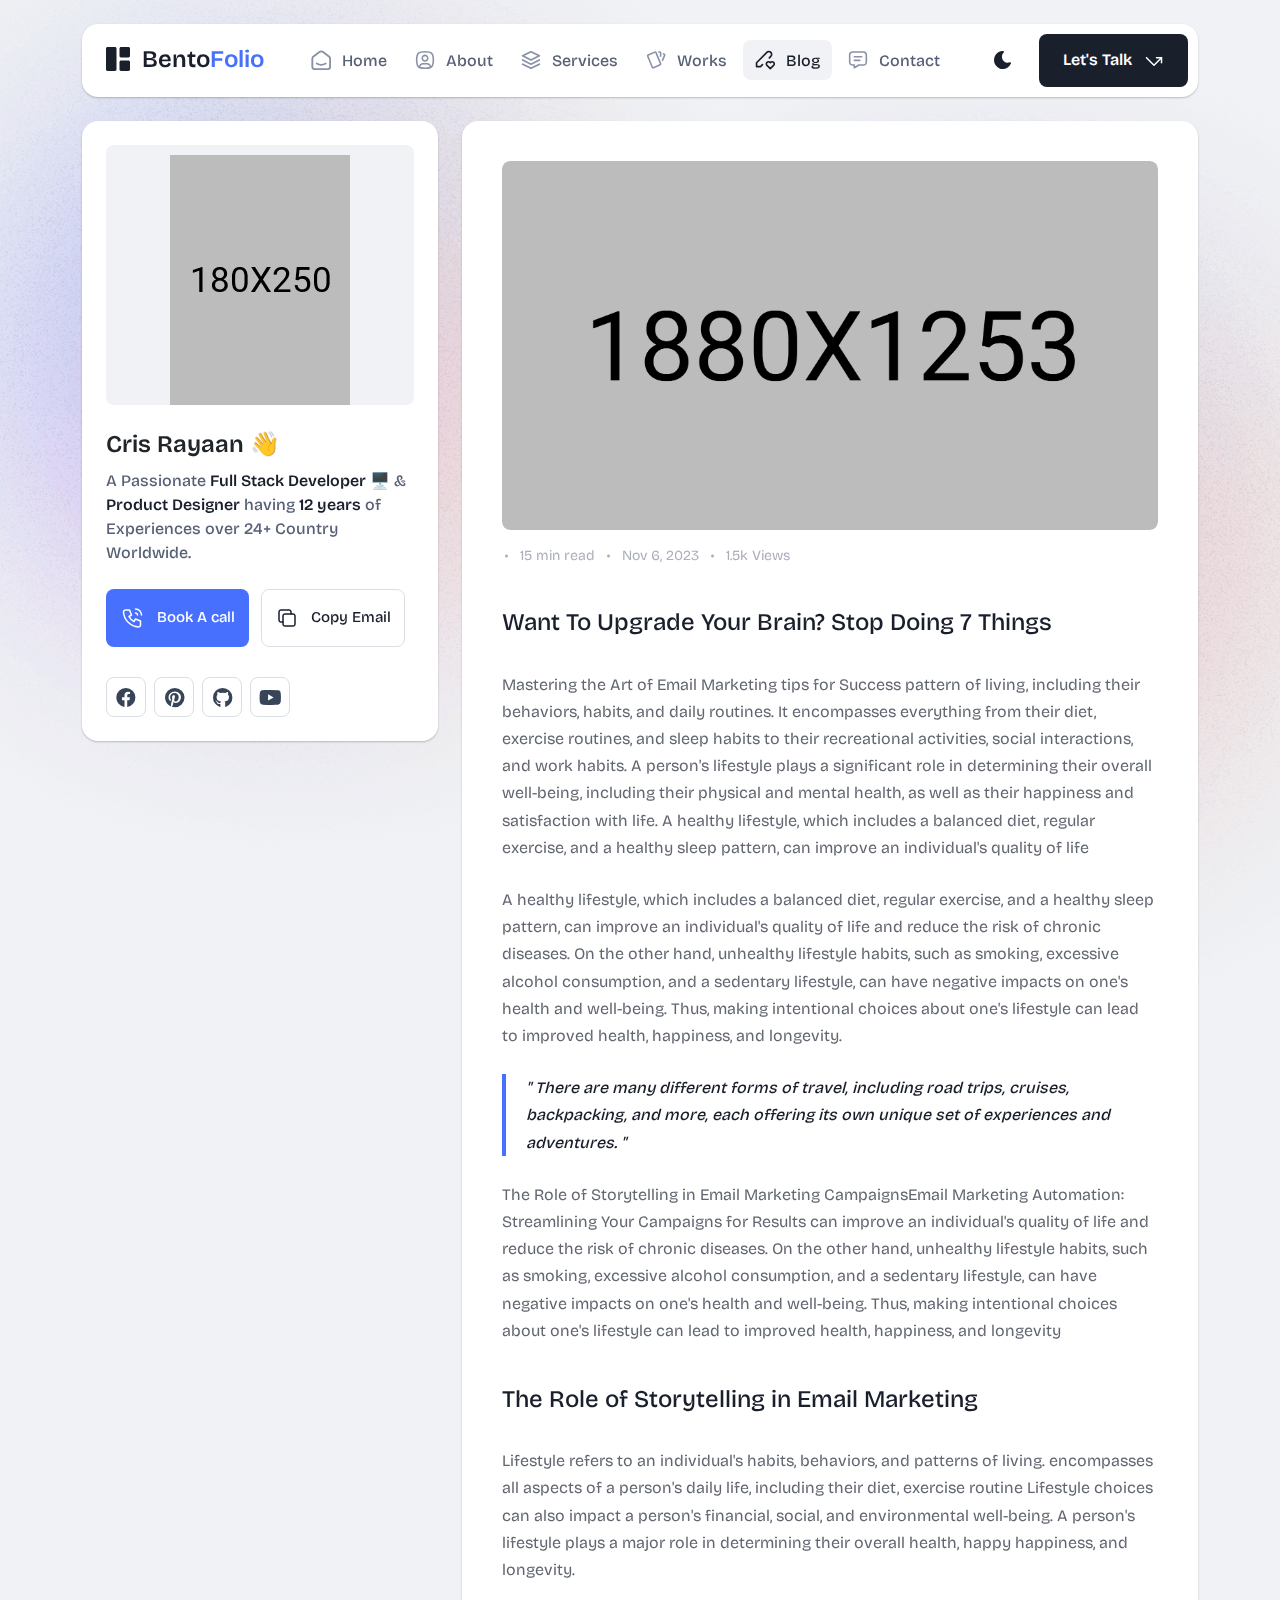
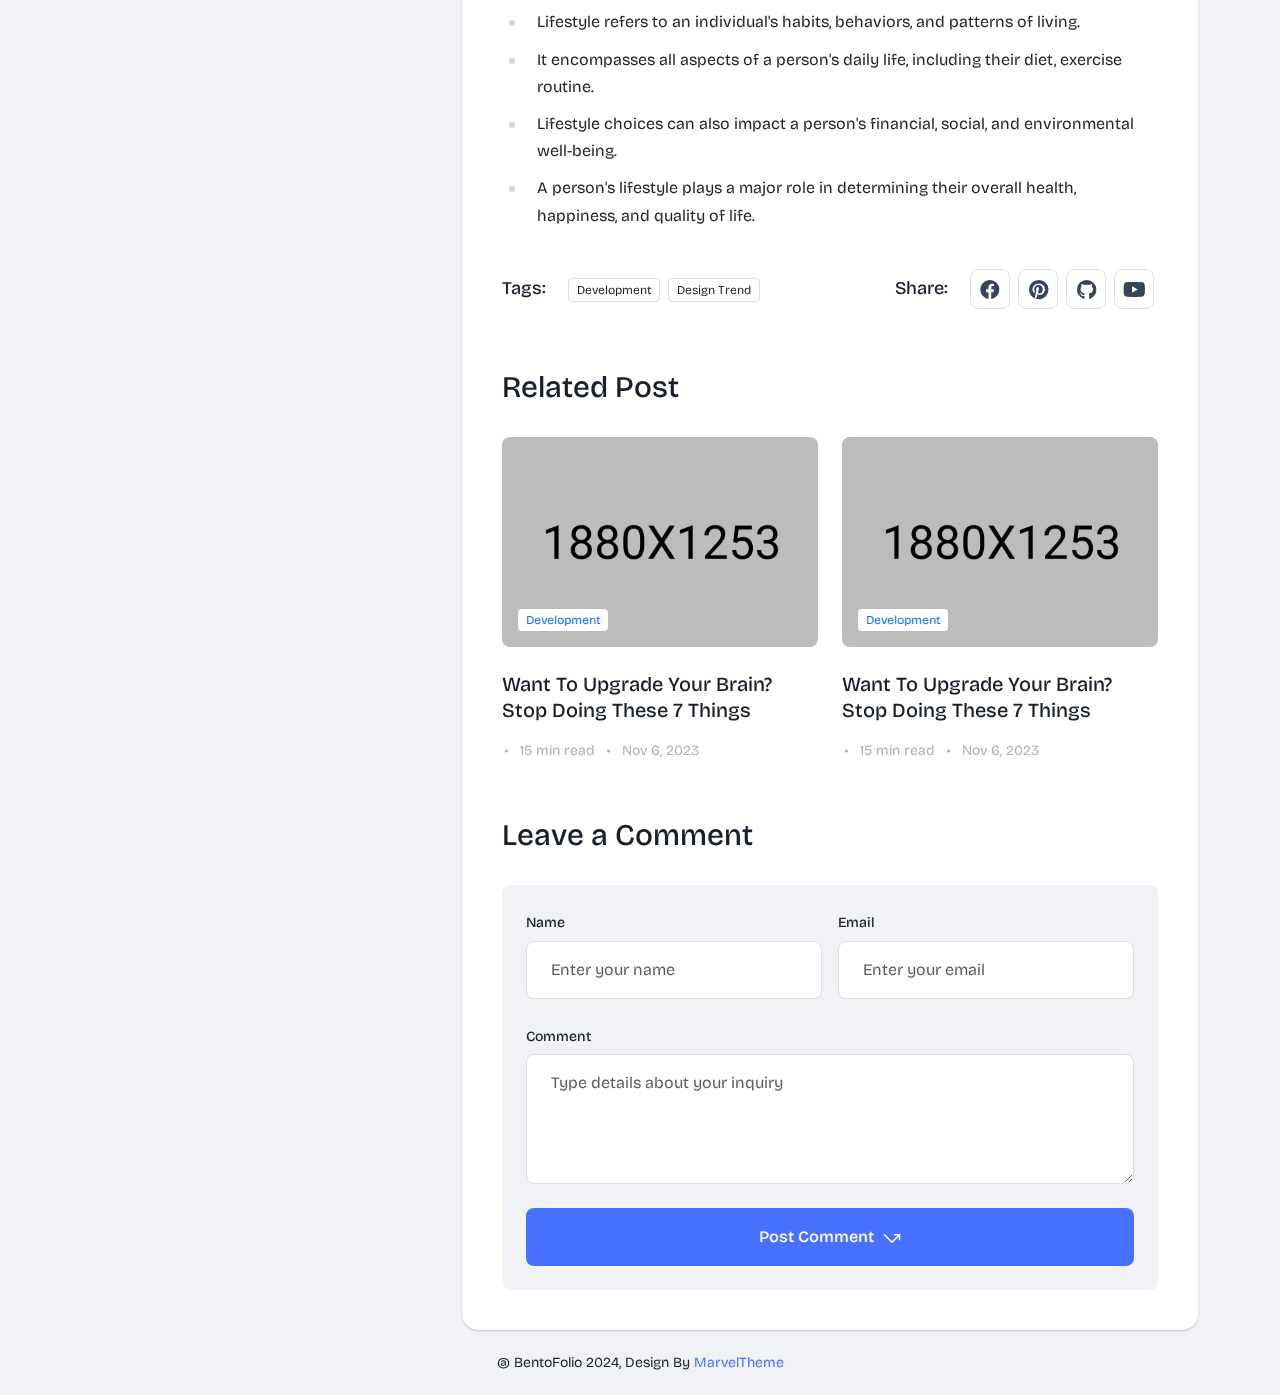
<file: article.html>
<!DOCTYPE html>
<html lang="en">

<head>
  <meta charset="UTF-8">
  <meta http-equiv="X-UA-Compatible" content="IE=edge">
  <title>Bentofolio - Bootstrap Personal Portfolio Template</title>
  <meta name="description" content="Bentofolio - Bootstrap Personal Portfolio Template">
  <meta name="viewport" content="width=device-width, initial-scale=1">

  <link rel="shortcut icon" type="image/x-icon" href="assets/img/favicon.svg">
  <!-- Place favicon.ico in the root directory -->

  <!-- CSS here -->
  <link rel="stylesheet" href="assets/css/bootstrap.min.css">
  <link rel="stylesheet" href="assets/fontawsome/css/all.min.css">
  <link rel="stylesheet" href="assets/fontawsome/css/fontawesome.min.css">
  <link rel="stylesheet" href="assets/css/slick.css">
  <link rel="stylesheet" href="assets/css/magnific-popup.css">
  <link rel="stylesheet" href="assets/css/style.css">
  <link rel="stylesheet" href="assets/css/responsive.css">
</head>

<body>
  <div id="page-content">
    <!-- header part start -->
    <header class="header-area">
      <nav class="navbar">
        <div class="container">
          <div class="menu-container">
            <div class="logo">
              <a class="navbar-brand me-0" href="index.html">
                <svg width="24" height="24" viewBox="0 0 24 24" fill="none" xmlns="http://www.w3.org/2000/svg">
                  <path
                    d="M0 1.5C0 1.10218 0.158035 0.720644 0.43934 0.43934C0.720644 0.158035 1.10218 0 1.5 0L9 0C9.39782 0 9.77936 0.158035 10.0607 0.43934C10.342 0.720644 10.5 1.10218 10.5 1.5V22.5C10.5 22.8978 10.342 23.2794 10.0607 23.5607C9.77936 23.842 9.39782 24 9 24H1.5C1.10218 24 0.720644 23.842 0.43934 23.5607C0.158035 23.2794 0 22.8978 0 22.5V1.5ZM13.5 1.5C13.5 1.10218 13.658 0.720644 13.9393 0.43934C14.2206 0.158035 14.6022 0 15 0L22.5 0C22.8978 0 23.2794 0.158035 23.5607 0.43934C23.842 0.720644 24 1.10218 24 1.5V9C24 9.39782 23.842 9.77936 23.5607 10.0607C23.2794 10.342 22.8978 10.5 22.5 10.5H15C14.6022 10.5 14.2206 10.342 13.9393 10.0607C13.658 9.77936 13.5 9.39782 13.5 9V1.5ZM13.5 15C13.5 14.6022 13.658 14.2206 13.9393 13.9393C14.2206 13.658 14.6022 13.5 15 13.5H22.5C22.8978 13.5 23.2794 13.658 23.5607 13.9393C23.842 14.2206 24 14.6022 24 15V22.5C24 22.8978 23.842 23.2794 23.5607 23.5607C23.2794 23.842 22.8978 24 22.5 24H15C14.6022 24 14.2206 23.842 13.9393 23.5607C13.658 23.2794 13.5 22.8978 13.5 22.5V15Z"
                    class="logo-icon" />
                </svg>
                <span>Bento<span class="primary">Folio</span></span>
              </a>
            </div>
            <div class="navbar-main d-flex flex-grow-1">
              <div class="logo inner-logo d-block d-xl-none">
                <a class="navbar-brand me-0" href="index.html">
                  <svg width="24" height="24" viewBox="0 0 24 24" fill="none" xmlns="http://www.w3.org/2000/svg">
                    <path
                      d="M0 1.5C0 1.10218 0.158035 0.720644 0.43934 0.43934C0.720644 0.158035 1.10218 0 1.5 0L9 0C9.39782 0 9.77936 0.158035 10.0607 0.43934C10.342 0.720644 10.5 1.10218 10.5 1.5V22.5C10.5 22.8978 10.342 23.2794 10.0607 23.5607C9.77936 23.842 9.39782 24 9 24H1.5C1.10218 24 0.720644 23.842 0.43934 23.5607C0.158035 23.2794 0 22.8978 0 22.5V1.5ZM13.5 1.5C13.5 1.10218 13.658 0.720644 13.9393 0.43934C14.2206 0.158035 14.6022 0 15 0L22.5 0C22.8978 0 23.2794 0.158035 23.5607 0.43934C23.842 0.720644 24 1.10218 24 1.5V9C24 9.39782 23.842 9.77936 23.5607 10.0607C23.2794 10.342 22.8978 10.5 22.5 10.5H15C14.6022 10.5 14.2206 10.342 13.9393 10.0607C13.658 9.77936 13.5 9.39782 13.5 9V1.5ZM13.5 15C13.5 14.6022 13.658 14.2206 13.9393 13.9393C14.2206 13.658 14.6022 13.5 15 13.5H22.5C22.8978 13.5 23.2794 13.658 23.5607 13.9393C23.842 14.2206 24 14.6022 24 15V22.5C24 22.8978 23.842 23.2794 23.5607 23.5607C23.2794 23.842 22.8978 24 22.5 24H15C14.6022 24 14.2206 23.842 13.9393 23.5607C13.658 23.2794 13.5 22.8978 13.5 22.5V15Z"
                      class="logo-icon" />
                  </svg>
                  <span>Bento<span class="primary">Folio</span></span>
                </a>
              </div>
              <ul class="navbar-info mx-auto">
                <li class="nav-item">
                  <a class="nav-link" aria-current="page" href="index.html">
                    <svg class="nav-icon" viewBox="0 0 15 15" fill="none" xmlns="http://www.w3.org/2000/svg">
                      <path
                        d="M13.475 4.92481L9.03083 1.46814C8.64082 1.16473 8.1608 1 7.66667 1C7.17254 1 6.69251 1.16473 6.3025 1.46814L1.8575 4.92481C1.59037 5.13254 1.37424 5.39858 1.22563 5.7026C1.07701 6.00662 0.99984 6.34058 1 6.67897V12.679C1 13.121 1.17559 13.5449 1.48816 13.8575C1.80072 14.17 2.22464 14.3456 2.66667 14.3456H12.6667C13.1087 14.3456 13.5326 14.17 13.8452 13.8575C14.1577 13.5449 14.3333 13.121 14.3333 12.679V6.67897C14.3333 5.99314 14.0167 5.34564 13.475 4.92481Z"
                        stroke-width="1.4" stroke-linecap="round" stroke-linejoin="round" />
                      <path d="M10.9753 10.1665C9.13359 11.2773 6.14859 11.2773 4.30859 10.1665" stroke-width="1.4"
                        stroke-linecap="round" stroke-linejoin="round" />
                    </svg>

                    <span>Home</span>
                  </a>
                </li>
                <li class="nav-item">
                  <a class="nav-link" href="about.html">
                    <svg class="nav-icon" viewBox="0 0 18 18" fill="none" xmlns="http://www.w3.org/2000/svg">
                      <path
                        d="M9 9.8335C9.66304 9.8335 10.2989 9.5701 10.7678 9.10126C11.2366 8.63242 11.5 7.99654 11.5 7.3335C11.5 6.67045 11.2366 6.03457 10.7678 5.56573C10.2989 5.09689 9.66304 4.8335 9 4.8335C8.33696 4.8335 7.70107 5.09689 7.23223 5.56573C6.76339 6.03457 6.5 6.67045 6.5 7.3335C6.5 7.99654 6.76339 8.63242 7.23223 9.10126C7.70107 9.5701 8.33696 9.8335 9 9.8335Z"
                        stroke-width="1.4" stroke-linecap="round" stroke-linejoin="round" />
                      <path
                        d="M9 1.5C15 1.5 16.5 3 16.5 9C16.5 15 15 16.5 9 16.5C3 16.5 1.5 15 1.5 9C1.5 3 3 1.5 9 1.5Z"
                        stroke-width="1.4" stroke-linecap="round" stroke-linejoin="round" />
                      <path
                        d="M4 15.7085V15.6668C4 14.7828 4.35119 13.9349 4.97631 13.3098C5.60143 12.6847 6.44928 12.3335 7.33333 12.3335H10.6667C11.5507 12.3335 12.3986 12.6847 13.0237 13.3098C13.6488 13.9349 14 14.7828 14 15.6668V15.7085"
                        stroke-width="1.4" stroke-linecap="round" stroke-linejoin="round" />
                    </svg>
                    About
                  </a>
                </li>
                <li class="nav-item">
                  <a class="nav-link" href="services.html">
                    <svg class="nav-icon" viewBox="0 0 16 16" fill="none" xmlns="http://www.w3.org/2000/svg">
                      <path d="M7.99967 1.3335L1.33301 4.66683L7.99967 8.00016L14.6663 4.66683L7.99967 1.3335Z"
                        stroke-width="1.4" stroke-linecap="round" stroke-linejoin="round" />
                      <path d="M1.33301 8L7.99967 11.3333L14.6663 8" stroke-width="1.4" stroke-linecap="round"
                        stroke-linejoin="round" />
                      <path d="M1.33301 11.3335L7.99967 14.6668L14.6663 11.3335" stroke-width="1.4"
                        stroke-linecap="round" stroke-linejoin="round" />
                    </svg>
                    Services
                  </a>
                </li>
                <li class="nav-item">
                  <a class="nav-link" href="portfolio.html">
                    <svg class="nav-icon" viewBox="0 0 18 17" fill="none" xmlns="http://www.w3.org/2000/svg">
                      <path
                        d="M2.00326 3.99733L7.95159 1.40649C8.04974 1.36442 8.15533 1.34243 8.26212 1.34181C8.3689 1.34119 8.47473 1.36196 8.57337 1.40289C8.67201 1.44382 8.76145 1.50408 8.83642 1.58013C8.9114 1.65617 8.97039 1.74646 9.00992 1.84566L13.1133 11.764C13.1985 11.9651 13.2014 12.1917 13.1213 12.3949C13.0412 12.5982 12.8845 12.7618 12.6849 12.8507L6.73742 15.4415C6.63922 15.4837 6.53356 15.5058 6.42668 15.5065C6.3198 15.5072 6.21387 15.4864 6.11514 15.4455C6.0164 15.4046 5.92688 15.3442 5.85184 15.2681C5.7768 15.192 5.71778 15.1016 5.67826 15.0023L1.57492 5.08316C1.48963 4.88204 1.48673 4.65546 1.56684 4.45222C1.64696 4.24898 1.80367 4.08616 2.00326 3.99733Z"
                        stroke-width="1.4" stroke-linecap="round" stroke-linejoin="round" />
                      <path
                        d="M11.5 1.3335H12.3333C12.5543 1.3335 12.7663 1.42129 12.9226 1.57757C13.0789 1.73385 13.1667 1.94582 13.1667 2.16683V5.0835"
                        stroke-width="1.4" stroke-linecap="round" stroke-linejoin="round" />
                      <path
                        d="M15.6663 3C15.8863 3.09333 16.0997 3.18083 16.3063 3.2625C16.5098 3.34882 16.6706 3.51241 16.7534 3.71729C16.8362 3.92217 16.8343 4.15155 16.748 4.355L14.833 8.83334"
                        stroke-width="1.4" stroke-linecap="round" stroke-linejoin="round" />
                    </svg>
                    Works
                  </a>
                </li>
                <li class="nav-item">
                  <a class="nav-link active" href="blog.html">
                    <svg class="nav-icon" viewBox="0 0 17 16" fill="none" xmlns="http://www.w3.org/2000/svg">
                      <path
                        d="M12.1663 6.16676L13.4163 4.91676C13.6352 4.69789 13.8088 4.43805 13.9273 4.15208C14.0457 3.86612 14.1067 3.55962 14.1067 3.25009C14.1067 2.94056 14.0457 2.63406 13.9273 2.3481C13.8088 2.06213 13.6352 1.80229 13.4163 1.58342C13.1975 1.36455 12.9376 1.19094 12.6517 1.07248C12.3657 0.954033 12.0592 0.893066 11.7497 0.893066C11.4401 0.893066 11.1336 0.954033 10.8477 1.07248C10.5617 1.19094 10.3019 1.36455 10.083 1.58342L1.33301 10.3334V13.6668H4.66634L6.33301 12.0001"
                        stroke-width="1.4" stroke-linecap="round" stroke-linejoin="round" />
                      <path
                        d="M13.0004 15.3335L15.7921 12.5968C15.9633 12.4307 16.0995 12.232 16.1926 12.0124C16.2857 11.7927 16.3339 11.5567 16.3343 11.3181C16.3347 11.0796 16.2873 10.8434 16.1948 10.6235C16.1024 10.4035 15.9669 10.2044 15.7963 10.0377C15.448 9.69712 14.9806 9.50602 14.4935 9.50509C14.0065 9.50415 13.5383 9.69346 13.1888 10.0327L13.0021 10.216L12.8163 10.0327C12.4681 9.69237 12.0008 9.50143 11.5139 9.50049C11.0271 9.49956 10.5591 9.68871 10.2096 10.0277C10.0383 10.1937 9.9021 10.3924 9.80891 10.612C9.71572 10.8316 9.66746 11.0677 9.667 11.3062C9.66653 11.5447 9.71386 11.781 9.80619 12.0009C9.89853 12.2209 10.034 12.4201 10.2046 12.5868L13.0004 15.3335Z"
                        stroke-width="1.4" stroke-linecap="round" stroke-linejoin="round" />
                    </svg>
                    Blog
                  </a>
                </li>
                <li class="nav-item">
                  <a class="nav-link" href="contact.html">
                    <svg class="nav-icon" viewBox="0 0 18 17" fill="none" xmlns="http://www.w3.org/2000/svg">
                      <path d="M5.66699 5.5H12.3337" stroke-width="1.4" stroke-linecap="round"
                        stroke-linejoin="round" />
                      <path d="M5.66699 8.8335H10.667" stroke-width="1.4" stroke-linecap="round"
                        stroke-linejoin="round" />
                      <path
                        d="M14 1.3335C14.663 1.3335 15.2989 1.59689 15.7678 2.06573C16.2366 2.53457 16.5 3.17045 16.5 3.8335V10.5002C16.5 11.1632 16.2366 11.7991 15.7678 12.2679C15.2989 12.7368 14.663 13.0002 14 13.0002H9.83333L5.66667 15.5002V13.0002H4C3.33696 13.0002 2.70107 12.7368 2.23223 12.2679C1.76339 11.7991 1.5 11.1632 1.5 10.5002V3.8335C1.5 3.17045 1.76339 2.53457 2.23223 2.06573C2.70107 1.59689 3.33696 1.3335 4 1.3335H14Z"
                        stroke-width="1.4" stroke-linecap="round" stroke-linejoin="round" />
                    </svg>
                    Contact
                  </a>
                </li>
              </ul>
              <div class="header-right-info d-flex align-items-center">
                <button class="theme-control-btn">
                  <span class="dark">
                    <svg width="24" height="24" viewBox="0 0 24 24" fill="none" xmlns="http://www.w3.org/2000/svg">
                      <path
                        d="M11.8005 3C10.207 3.0003 8.64356 3.44286 7.27683 4.28049C5.91011 5.11811 4.79139 6.31937 4.04002 7.75612C3.28865 9.19288 2.93281 10.8112 3.01046 12.4386C3.08811 14.0659 3.59633 15.6411 4.48091 16.9963C5.3655 18.3514 6.59326 19.4356 8.03324 20.1333C9.47322 20.8309 11.0714 21.1157 12.6573 20.9574C14.2432 20.7991 15.7573 20.2036 17.0381 19.2344C18.319 18.2652 19.3185 16.9587 19.9301 15.4542C20.2302 14.7162 19.5111 13.9746 18.7875 14.2752C17.5475 14.7888 16.1706 14.8418 14.8963 14.425C13.622 14.0082 12.5308 13.1479 11.8126 11.9937C11.0943 10.8396 10.7943 9.4645 10.9648 8.10764C11.1353 6.75077 11.7655 5.49792 12.7458 4.5669L12.8136 4.4949C13.2986 3.9279 12.913 3.0072 12.1464 3.0072H11.9122L11.8524 3.0018L11.7996 3H11.8005Z"
                        fill="#1A1F2C" />
                    </svg>
                    <small class="theme-text d-block d-xl-none">Change appearance</small>
                  </span>
                  <span class="light">
                    <svg width="24" height="24" viewBox="0 0 24 24" fill="none" xmlns="http://www.w3.org/2000/svg">
                      <path
                        d="M12 19C12.2449 19 12.4813 19.09 12.6644 19.2527C12.8474 19.4155 12.9643 19.6397 12.993 19.883L13 20V21C12.9997 21.2549 12.9021 21.5 12.7272 21.6854C12.5522 21.8707 12.313 21.9822 12.0586 21.9972C11.8042 22.0121 11.5536 21.9293 11.3582 21.7657C11.1627 21.6021 11.0371 21.3701 11.007 21.117L11 21V20C11 19.7348 11.1054 19.4804 11.2929 19.2929C11.4804 19.1054 11.7348 19 12 19Z"
                        fill="#FD7E41" />
                      <path
                        d="M18.3127 16.9099L18.4067 16.9929L19.1067 17.6929C19.2861 17.8729 19.3902 18.1144 19.398 18.3683C19.4057 18.6223 19.3165 18.8697 19.1485 19.0602C18.9804 19.2508 18.7462 19.3702 18.4933 19.3943C18.2403 19.4184 17.9877 19.3454 17.7867 19.1899L17.6927 19.1069L16.9927 18.4069C16.8202 18.2347 16.7165 18.0053 16.7012 17.7619C16.6859 17.5186 16.76 17.278 16.9097 17.0855C17.0593 16.893 17.2741 16.7618 17.5137 16.7166C17.7533 16.6713 18.0012 16.7152 18.2107 16.8399L18.3127 16.9099Z"
                        fill="#FD7E41" />
                      <path
                        d="M7.00747 16.993C7.17965 17.1652 7.28308 17.3943 7.29836 17.6373C7.31364 17.8803 7.23972 18.1206 7.09047 18.313L7.00747 18.407L6.30747 19.107C6.12751 19.2863 5.88604 19.3905 5.63209 19.3982C5.37814 19.406 5.13076 19.3168 4.94019 19.1487C4.74963 18.9807 4.63017 18.7464 4.60607 18.4935C4.58198 18.2406 4.65506 17.988 4.81047 17.787L4.89347 17.693L5.59347 16.993C5.781 16.8055 6.03531 16.7002 6.30047 16.7002C6.56563 16.7002 6.81994 16.8055 7.00747 16.993Z"
                        fill="#FD7E41" />
                      <path
                        d="M3.99987 11C4.25475 11.0003 4.4999 11.0979 4.68524 11.2728C4.87057 11.4478 4.9821 11.687 4.99704 11.9414C5.01198 12.1958 4.92919 12.4464 4.7656 12.6418C4.60201 12.8373 4.36996 12.9629 4.11687 12.993L3.99987 13H2.99987C2.74499 12.9997 2.49984 12.9021 2.3145 12.7272C2.12916 12.5522 2.01763 12.313 2.0027 12.0586C1.98776 11.8042 2.07054 11.5536 2.23413 11.3582C2.39772 11.1627 2.62977 11.0371 2.88287 11.007L2.99987 11H3.99987Z"
                        fill="#FD7E41" />
                      <path
                        d="M20.9999 11C21.2547 11.0003 21.4999 11.0979 21.6852 11.2728C21.8706 11.4478 21.9821 11.687 21.997 11.9414C22.012 12.1958 21.9292 12.4464 21.7656 12.6418C21.602 12.8373 21.37 12.9629 21.1169 12.993L20.9999 13H19.9999C19.745 12.9997 19.4998 12.9021 19.3145 12.7272C19.1292 12.5522 19.0176 12.313 19.0027 12.0586C18.9878 11.8042 19.0705 11.5536 19.2341 11.3582C19.3977 11.1627 19.6298 11.0371 19.8829 11.007L19.9999 11H20.9999Z"
                        fill="#FD7E41" />
                      <path
                        d="M6.21264 4.80985L6.30664 4.89285L7.00664 5.59285C7.18599 5.77281 7.29011 6.01429 7.29787 6.26824C7.30562 6.52219 7.21642 6.76957 7.04839 6.96013C6.88036 7.1507 6.64609 7.27016 6.39316 7.29425C6.14024 7.31834 5.88763 7.24526 5.68664 7.08985L5.59264 7.00685L4.89264 6.30685C4.72073 6.13453 4.61757 5.90543 4.6025 5.66248C4.58744 5.41954 4.6615 5.17945 4.8108 4.98721C4.9601 4.79497 5.1744 4.66378 5.41351 4.61824C5.65262 4.57271 5.90013 4.61594 6.10964 4.73985L6.21264 4.80985Z"
                        fill="#FD7E41" />
                      <path
                        d="M19.1071 4.89288C19.2793 5.06508 19.3827 5.29418 19.398 5.5372C19.4132 5.78023 19.3393 6.02048 19.1901 6.21288L19.1071 6.30688L18.4071 7.00688C18.2271 7.18623 17.9856 7.29036 17.7317 7.29811C17.4777 7.30587 17.2304 7.21667 17.0398 7.04864C16.8492 6.8806 16.7298 6.64633 16.7057 6.39341C16.6816 6.14049 16.7547 5.88788 16.9101 5.68688L16.9931 5.59288L17.6931 4.89288C17.8806 4.70541 18.1349 4.6001 18.4001 4.6001C18.6652 4.6001 18.9196 4.70541 19.1071 4.89288Z"
                        fill="#FD7E41" />
                      <path
                        d="M12 2C12.2449 2.00003 12.4813 2.08996 12.6644 2.25272C12.8474 2.41547 12.9643 2.63975 12.993 2.883L13 3V4C12.9997 4.25488 12.9021 4.50003 12.7272 4.68537C12.5522 4.8707 12.313 4.98223 12.0586 4.99717C11.8042 5.01211 11.5536 4.92933 11.3582 4.76573C11.1627 4.60214 11.0371 4.3701 11.007 4.117L11 4V3C11 2.73478 11.1054 2.48043 11.2929 2.29289C11.4804 2.10536 11.7348 2 12 2Z"
                        fill="#FD7E41" />
                      <path
                        d="M12 7C12.9797 6.99994 13.9378 7.28769 14.7553 7.8275C15.5729 8.36731 16.2138 9.1354 16.5986 10.0364C16.9833 10.9373 17.0949 11.9315 16.9195 12.8953C16.7441 13.8592 16.2893 14.7502 15.6118 15.4579C14.9343 16.1655 14.0638 16.6585 13.1085 16.8756C12.1532 17.0928 11.1552 17.0245 10.2383 16.6793C9.3215 16.334 8.52629 15.7271 7.95146 14.9338C7.37663 14.1405 7.04752 13.1958 7.005 12.217L7 12L7.005 11.783C7.06092 10.4958 7.61161 9.27978 8.54222 8.38866C9.47284 7.49754 10.7115 7.00007 12 7Z"
                        fill="#FD7E41" />
                    </svg>
                    <small class="theme-text d-block d-xl-none">Change appearance</small>
                  </span>
                </button>
                <a href="contact.html" class="lets-talk-btn">
                  Let's Talk
                  <svg class="icon" width="20" height="20" viewBox="0 0 20 20" fill="none"
                    xmlns="http://www.w3.org/2000/svg">
                    <path d="M17.5 11.6665V6.6665H12.5" stroke="white" stroke-width="1.5" stroke-linecap="round"
                      stroke-linejoin="round" />
                    <path d="M17.5 6.6665L10 14.1665L2.5 6.6665" stroke="white" stroke-width="1.5"
                      stroke-linecap="round" stroke-linejoin="round" />
                  </svg>
                </a>
              </div>
            </div>
            <div class="mobile-menu-overlay d-block d-lg-none"></div>
            <div class="mobile-menu-control-bar d-block d-xl-none">
              <button class="mobile-menu-control-bar">
                <i class="fas fa-bars"></i>
              </button>
            </div>
          </div>
        </div>
      </nav>
    </header>
    <!-- header part end -->

    <!-- main area part start -->
    <main>

      <section class="content-box-area mt-4">
        <div class="container">
          <div class="row g-4">
            <div class="col-xl-4">
              <div class="card profile-card">
                <div class="card-body">
                  <div class="image text-center">
                    <img src="assets/img/images/profile.png" alt="profile">
                  </div>
                  <div class="text">
                    <h3 class="card-title">Cris Rayaan 👋</h3>
                    <p>A Passionate <span>Full Stack Developer</span> 🖥️ & <span>Product Designer</span> having
                      <span>12
                        years</span> of Experiences over 24+
                      Country Worldwide.</p>
                    <div class="common-button-groups">
                      <a class="btn btn-call" href="#">
                        <svg class="icon" width="25" height="24" viewBox="0 0 25 24" fill="none"
                          xmlns="http://www.w3.org/2000/svg">
                          <path
                            d="M5.5 4H9.5L11.5 9L9 10.5C10.071 12.6715 11.8285 14.429 14 15.5L15.5 13L20.5 15V19C20.5 19.5304 20.2893 20.0391 19.9142 20.4142C19.5391 20.7893 19.0304 21 18.5 21C14.5993 20.763 10.9202 19.1065 8.15683 16.3432C5.3935 13.5798 3.73705 9.90074 3.5 6C3.5 5.46957 3.71071 4.96086 4.08579 4.58579C4.46086 4.21071 4.96957 4 5.5 4Z"
                            stroke="white" stroke-width="1.5" stroke-linecap="round" stroke-linejoin="round" />
                          <path
                            d="M15.5 7C16.0304 7 16.5391 7.21071 16.9142 7.58579C17.2893 7.96086 17.5 8.46957 17.5 9"
                            stroke="white" stroke-width="1.5" stroke-linecap="round" stroke-linejoin="round" />
                          <path d="M15.5 3C17.0913 3 18.6174 3.63214 19.7426 4.75736C20.8679 5.88258 21.5 7.4087 21.5 9"
                            stroke="white" stroke-width="1.5" stroke-linecap="round" stroke-linejoin="round" />
                        </svg>
                        Book A call
                      </a>
                      <button class="btn btn-copy" data-clipboard-text="example@example.com">
                        <svg class="icon" width="24" height="24" viewBox="0 0 24 24" fill="none"
                          xmlns="http://www.w3.org/2000/svg">
                          <path
                            d="M8 10C8 9.46957 8.21071 8.96086 8.58579 8.58579C8.96086 8.21071 9.46957 8 10 8H18C18.5304 8 19.0391 8.21071 19.4142 8.58579C19.7893 8.96086 20 9.46957 20 10V18C20 18.5304 19.7893 19.0391 19.4142 19.4142C19.0391 19.7893 18.5304 20 18 20H10C9.46957 20 8.96086 19.7893 8.58579 19.4142C8.21071 19.0391 8 18.5304 8 18V10Z"
                            stroke-width="1.5" stroke-linecap="round" stroke-linejoin="round" />
                          <path
                            d="M16 8V6C16 5.46957 15.7893 4.96086 15.4142 4.58579C15.0391 4.21071 14.5304 4 14 4H6C5.46957 4 4.96086 4.21071 4.58579 4.58579C4.21071 4.96086 4 5.46957 4 6V14C4 14.5304 4.21071 15.0391 4.58579 15.4142C4.96086 15.7893 5.46957 16 6 16H8"
                            stroke-width="1.5" stroke-linecap="round" stroke-linejoin="round" />
                        </svg>
                        Copy Email
                      </button>
                    </div>
                    <div class="social-media-icon">
                      <ul class="list-unstyled">
                        <li><a href="#"><i class="fab fa-facebook"></i></a></li>
                        <li><a href="#"><i class="fab fa-pinterest"></i></a></li>
                        <li><a href="#"><i class="fab fa-github"></i></a></li>
                        <li><a href="#"><i class="fab fa-youtube"></i></a></li>
                      </ul>
                    </div>
                  </div>
                </div>
              </div>
            </div>
            <div class="col-xl-8">
              <div class="card content-box-card">
                <div class="card-body portfolio-card article-details-card">
                  <div class="article-details-area">
                    <div class="main-image">
                      <img src="assets/img/blog/blog-img-1.jpg" alt="blog-img-1" class="img-fluid w-100">
                    </div>
                    <ul class="list-unstyled article-tags">
                      <li>15 min read</li>
                      <li>Nov 6, 2023</li>
                      <li>1.5k Views</li>
                    </ul>
                    <div class="article-details-text">
                      <h3 class="main-title">Want To Upgrade Your Brain? Stop Doing 7 Things</h3>
                      <p>Mastering the Art of Email Marketing tips for Success pattern of living, including their
                        behaviors, habits, and daily routines. It encompasses everything from their diet, exercise
                        routines, and sleep habits to their recreational activities, social interactions, and work
                        habits.
                        A person's lifestyle plays a significant role in determining their overall well-being, including
                        their physical and mental health, as well as their happiness and satisfaction with life. A
                        healthy
                        lifestyle, which includes a balanced diet, regular exercise, and a healthy sleep pattern, can
                        improve an individual's quality of life
                      </p>
                      <p>A healthy lifestyle, which includes a balanced diet, regular exercise, and a healthy sleep
                        pattern, can improve an individual's quality of life and reduce the risk of chronic diseases. On
                        the other hand, unhealthy lifestyle habits, such as smoking, excessive alcohol consumption, and
                        a
                        sedentary lifestyle, can have negative impacts on one's health and well-being. Thus, making
                        intentional choices about one's lifestyle can lead to improved health, happiness, and longevity.
                      </p>
                      <blockquote>
                        <p>
                          " There are many different forms of travel, including road trips,
                          cruises, backpacking, and more, each offering its own unique set of
                          experiences and adventures. "
                        </p>
                      </blockquote>
                      <p>The Role of Storytelling in Email Marketing CampaignsEmail Marketing Automation: Streamlining
                        Your Campaigns for Results can improve an individual's quality of life and reduce the risk of
                        chronic diseases. On the other hand, unhealthy lifestyle habits, such as smoking, excessive
                        alcohol consumption, and a sedentary lifestyle, can have negative impacts on one's health and
                        well-being. Thus, making intentional choices about one's lifestyle can lead to improved health,
                        happiness, and longevity</p>
                      <h3 class="main-title inner-title">The Role of Storytelling in Email Marketing</h3>
                      <p>Lifestyle refers to an individual's habits, behaviors, and patterns of living. encompasses all
                        aspects of a person's daily life, including their diet, exercise routine Lifestyle choices can
                        also impact a person's financial, social, and environmental well-being. A person's lifestyle
                        plays
                        a major role in determining their overall health, happy happiness, and longevity.
                      </p>
                      <ul class="list-unstyled listed-info">
                        <li>Lifestyle refers to an individual's habits, behaviors, and patterns of living.</li>
                        <li>It encompasses all aspects of a person's daily life, including their diet, exercise routine.
                        </li>
                        <li>Lifestyle choices can also impact a person's financial, social, and environmental
                          well-being.
                        </li>
                        <li>A person's lifestyle plays a major role in determining their overall health, happiness, and
                          quality of life.</li>
                      </ul>
                      <div class="tags-and-share">
                        <div class="tags">
                          <h3 class="title">Tags:</h3>
                          <ul class="list-unstyled">
                            <li><a href="#">Development</a></li>
                            <li><a href="#">Design Trend</a></li>
                          </ul>
                        </div>
                        <div class="share">
                          <h3 class="title">Share:</h3>
                          <div class="social-media-icon mt-0">
                            <ul class="list-unstyled">
                              <li><a href="#"><i class="fab fa-facebook"></i></a></li>
                              <li><a href="#"><i class="fab fa-pinterest"></i></a></li>
                              <li><a href="#"><i class="fab fa-github"></i></a></li>
                              <li><a href="#"><i class="fab fa-youtube"></i></a></li>
                            </ul>
                          </div>
                        </div>
                      </div>
                      <div class="related-post">
                        <h2 class="main-common-title">Related Post
                        </h2>
                        <div class="row g-4">
                          <div class="col-md-6">
                            <div class="article-publications-item">
                              <div class="image">
                                <a href="article.html" class="d-block w-100">
                                  <img src="assets/img/blog/blog-img-1.jpg" alt="blog-img-1" class="img-fluid w-100">
                                </a>
                                <a href="article.html" class="tags">Development</a>
                              </div>
                              <div class="text">
                                <a href="article.html" class="title">Want To Upgrade Your Brain? Stop Doing These 7
                                  Things</a>
                                <ul class="list-unstyled">
                                  <li>15 min read</li>
                                  <li>Nov 6, 2023</li>
                                </ul>
                              </div>
                            </div>
                          </div>
                          <div class="col-md-6">
                            <div class="article-publications-item">
                              <div class="image">
                                <a href="article.html" class="d-block w-100">
                                  <img src="assets/img/blog/blog-img-2.jpg" alt="blog-img-2" class="img-fluid w-100">
                                </a>
                                <a href="article.html" class="tags">Development</a>
                              </div>
                              <div class="text">
                                <a href="article.html" class="title">Want To Upgrade Your Brain? Stop Doing These 7
                                  Things</a>
                                <ul class="list-unstyled">
                                  <li>15 min read</li>
                                  <li>Nov 6, 2023</li>
                                </ul>
                              </div>
                            </div>
                          </div>
                        </div>
                      </div>
                      <div class="leave-comments-area">
                        <h2 class="main-common-title">Leave a Comment
                        </h2>
                        <div class="comments-box">
                          <div class="row gx-3">
                            <div class="col-md-6">
                              <div class="mb-4">
                                <label class="form-label">Name</label>
                                <input type="text" class="form-control shadow-none" placeholder="Enter your name">
                              </div>
                            </div>
                            <div class="col-md-6">
                              <div class="mb-4">
                                <label class="form-label">Email</label>
                                <input type="text" class="form-control shadow-none" placeholder="Enter your email">
                              </div>
                            </div>
                            <div class="col-md-12">
                              <div class="mb-4">
                                <label class="form-label">Comment</label>
                                <textarea class="form-control shadow-none" rows="4"
                                  placeholder="Type details about your inquiry"></textarea>
                              </div>
                            </div>
                            <div class="col-md-12">
                              <button class="submit-btn" type="submit">
                                Post Comment
                                <svg class="icon" width="20" height="20" viewBox="0 0 20 20" fill="none"
                                  xmlns="http://www.w3.org/2000/svg">
                                  <path d="M17.5 11.6665V6.6665H12.5" stroke="white" stroke-width="1.5"
                                    stroke-linecap="round" stroke-linejoin="round"></path>
                                  <path d="M17.5 6.6665L10 14.1665L2.5 6.6665" stroke="white" stroke-width="1.5"
                                    stroke-linecap="round" stroke-linejoin="round"></path>
                                </svg>
                              </button>
                            </div>
                          </div>
                        </div>
                      </div>
                    </div>
                  </div>
                </div>
              </div>
            </div>
          </div>
        </div>
      </section>

      <!-- background shape area start -->
      <div class="background-shapes">
        <div class="shape-1 common-shape">
          <img src="assets/img/bg/banner-shape-1.png" alt="banner-shape-1">
        </div>
        <div class="shape-2 common-shape">
          <img src="assets/img/bg/banner-shape-1.png" alt="banner-shape-1">
        </div>
        <div class="threed-shape-1 move-with-cursor" data-value="1">
          <img src="assets/img/bg/object-3d-1.png" alt="object-3d-1">
        </div>
        <div class="threed-shape-2 move-with-cursor" data-value="1">
          <img src="assets/img/bg/object-3d-2.png" alt="object-3d-2">
        </div>
      </div>
      <!-- background shape area end -->
    </main>
    <!-- main area part end -->

    <!-- footer part start -->
    <footer class="footer-area">
      <div class="container">
        <div class="text text-center">
          <p>@ BentoFolio 2024, Design By <a href="#">MarvelTheme</a></p>
        </div>
      </div>
    </footer>
    <!-- footer part end -->
  </div>

  <!-- JS here -->
  <script src="assets/js/vendor/jquery-3.6.0.min.js"></script>
  <script src="assets/js/bootstrap.bundle.min.js"></script>
  <script src="assets/js/jquery.magnific-popup.min.js"></script>
  <script src="assets/js/ajax-form.js"></script>
  <script src="assets/js/clipboard.min.js"></script>
  <script src="assets/js/slick.min.js"></script>
  <script src="assets/js/script.js"></script>
</body>


</html>
</file>
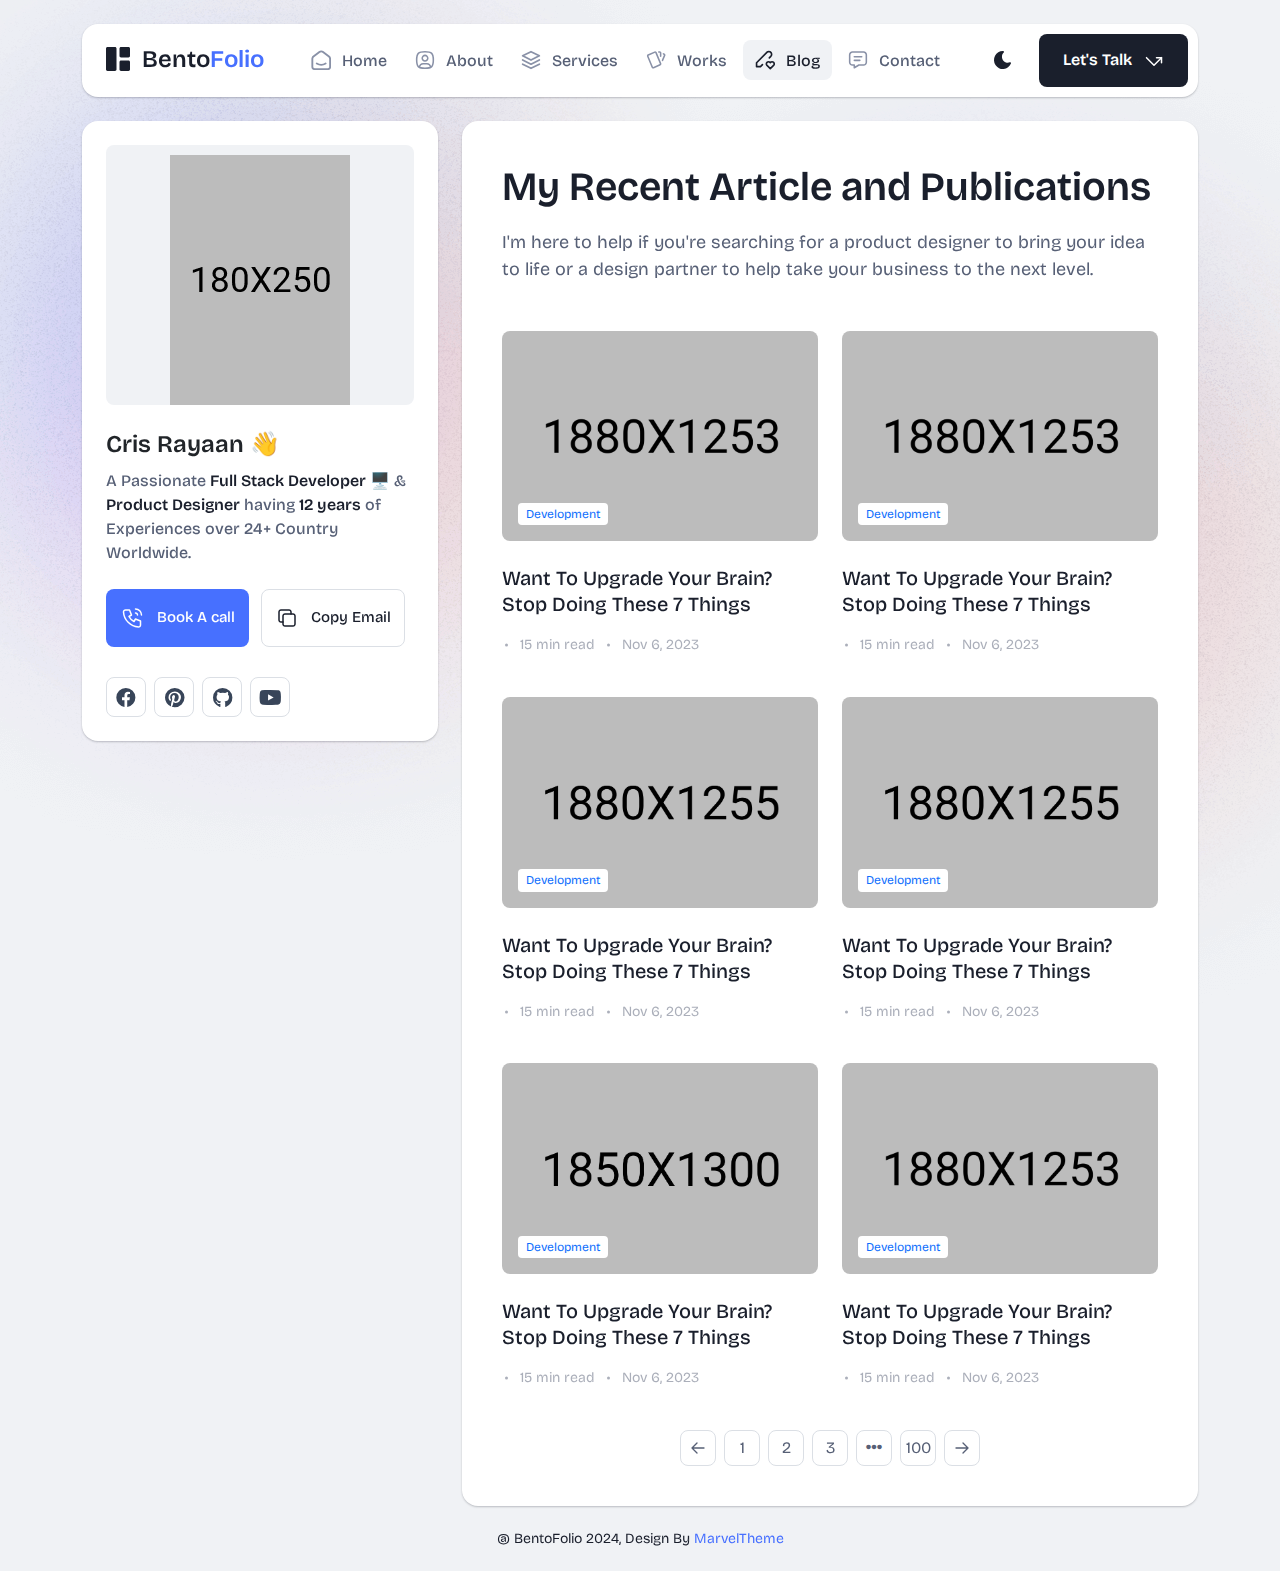
<file: blog.html>
<!DOCTYPE html>
<html lang="en">

<head>
  <meta charset="UTF-8">
  <meta http-equiv="X-UA-Compatible" content="IE=edge">
  <title>Bentofolio - Bootstrap Personal Portfolio Template</title>
  <meta name="description" content="Bentofolio - Bootstrap Personal Portfolio Template">
  <meta name="viewport" content="width=device-width, initial-scale=1">

  <link rel="shortcut icon" type="image/x-icon" href="assets/img/favicon.svg">
  <!-- Place favicon.ico in the root directory -->

  <!-- CSS here -->
  <link rel="stylesheet" href="assets/css/bootstrap.min.css">
  <link rel="stylesheet" href="assets/fontawsome/css/all.min.css">
  <link rel="stylesheet" href="assets/fontawsome/css/fontawesome.min.css">
  <link rel="stylesheet" href="assets/css/slick.css">
  <link rel="stylesheet" href="assets/css/magnific-popup.css">
  <link rel="stylesheet" href="assets/css/style.css">
  <link rel="stylesheet" href="assets/css/responsive.css">
</head>

<body>
  <div id="page-content">
    <!-- header part start -->
    <header class="header-area">
      <nav class="navbar">
        <div class="container">
          <div class="menu-container">
            <div class="logo">
              <a class="navbar-brand me-0" href="index.html">
                <svg width="24" height="24" viewBox="0 0 24 24" fill="none" xmlns="http://www.w3.org/2000/svg">
                  <path
                    d="M0 1.5C0 1.10218 0.158035 0.720644 0.43934 0.43934C0.720644 0.158035 1.10218 0 1.5 0L9 0C9.39782 0 9.77936 0.158035 10.0607 0.43934C10.342 0.720644 10.5 1.10218 10.5 1.5V22.5C10.5 22.8978 10.342 23.2794 10.0607 23.5607C9.77936 23.842 9.39782 24 9 24H1.5C1.10218 24 0.720644 23.842 0.43934 23.5607C0.158035 23.2794 0 22.8978 0 22.5V1.5ZM13.5 1.5C13.5 1.10218 13.658 0.720644 13.9393 0.43934C14.2206 0.158035 14.6022 0 15 0L22.5 0C22.8978 0 23.2794 0.158035 23.5607 0.43934C23.842 0.720644 24 1.10218 24 1.5V9C24 9.39782 23.842 9.77936 23.5607 10.0607C23.2794 10.342 22.8978 10.5 22.5 10.5H15C14.6022 10.5 14.2206 10.342 13.9393 10.0607C13.658 9.77936 13.5 9.39782 13.5 9V1.5ZM13.5 15C13.5 14.6022 13.658 14.2206 13.9393 13.9393C14.2206 13.658 14.6022 13.5 15 13.5H22.5C22.8978 13.5 23.2794 13.658 23.5607 13.9393C23.842 14.2206 24 14.6022 24 15V22.5C24 22.8978 23.842 23.2794 23.5607 23.5607C23.2794 23.842 22.8978 24 22.5 24H15C14.6022 24 14.2206 23.842 13.9393 23.5607C13.658 23.2794 13.5 22.8978 13.5 22.5V15Z"
                    class="logo-icon" />
                </svg>
                <span>Bento<span class="primary">Folio</span></span>
              </a>
            </div>
            <div class="navbar-main d-flex flex-grow-1">
              <div class="logo inner-logo d-block d-xl-none">
                <a class="navbar-brand me-0" href="index.html">
                  <svg width="24" height="24" viewBox="0 0 24 24" fill="none" xmlns="http://www.w3.org/2000/svg">
                    <path
                      d="M0 1.5C0 1.10218 0.158035 0.720644 0.43934 0.43934C0.720644 0.158035 1.10218 0 1.5 0L9 0C9.39782 0 9.77936 0.158035 10.0607 0.43934C10.342 0.720644 10.5 1.10218 10.5 1.5V22.5C10.5 22.8978 10.342 23.2794 10.0607 23.5607C9.77936 23.842 9.39782 24 9 24H1.5C1.10218 24 0.720644 23.842 0.43934 23.5607C0.158035 23.2794 0 22.8978 0 22.5V1.5ZM13.5 1.5C13.5 1.10218 13.658 0.720644 13.9393 0.43934C14.2206 0.158035 14.6022 0 15 0L22.5 0C22.8978 0 23.2794 0.158035 23.5607 0.43934C23.842 0.720644 24 1.10218 24 1.5V9C24 9.39782 23.842 9.77936 23.5607 10.0607C23.2794 10.342 22.8978 10.5 22.5 10.5H15C14.6022 10.5 14.2206 10.342 13.9393 10.0607C13.658 9.77936 13.5 9.39782 13.5 9V1.5ZM13.5 15C13.5 14.6022 13.658 14.2206 13.9393 13.9393C14.2206 13.658 14.6022 13.5 15 13.5H22.5C22.8978 13.5 23.2794 13.658 23.5607 13.9393C23.842 14.2206 24 14.6022 24 15V22.5C24 22.8978 23.842 23.2794 23.5607 23.5607C23.2794 23.842 22.8978 24 22.5 24H15C14.6022 24 14.2206 23.842 13.9393 23.5607C13.658 23.2794 13.5 22.8978 13.5 22.5V15Z"
                      class="logo-icon" />
                  </svg>
                  <span>Bento<span class="primary">Folio</span></span>
                </a>
              </div>
              <ul class="navbar-info mx-auto">
                <li class="nav-item">
                  <a class="nav-link" aria-current="page" href="index.html">
                    <svg class="nav-icon" viewBox="0 0 15 15" fill="none" xmlns="http://www.w3.org/2000/svg">
                      <path
                        d="M13.475 4.92481L9.03083 1.46814C8.64082 1.16473 8.1608 1 7.66667 1C7.17254 1 6.69251 1.16473 6.3025 1.46814L1.8575 4.92481C1.59037 5.13254 1.37424 5.39858 1.22563 5.7026C1.07701 6.00662 0.99984 6.34058 1 6.67897V12.679C1 13.121 1.17559 13.5449 1.48816 13.8575C1.80072 14.17 2.22464 14.3456 2.66667 14.3456H12.6667C13.1087 14.3456 13.5326 14.17 13.8452 13.8575C14.1577 13.5449 14.3333 13.121 14.3333 12.679V6.67897C14.3333 5.99314 14.0167 5.34564 13.475 4.92481Z"
                        stroke-width="1.4" stroke-linecap="round" stroke-linejoin="round" />
                      <path d="M10.9753 10.1665C9.13359 11.2773 6.14859 11.2773 4.30859 10.1665" stroke-width="1.4"
                        stroke-linecap="round" stroke-linejoin="round" />
                    </svg>

                    <span>Home</span>
                  </a>
                </li>
                <li class="nav-item">
                  <a class="nav-link" href="about.html">
                    <svg class="nav-icon" viewBox="0 0 18 18" fill="none" xmlns="http://www.w3.org/2000/svg">
                      <path
                        d="M9 9.8335C9.66304 9.8335 10.2989 9.5701 10.7678 9.10126C11.2366 8.63242 11.5 7.99654 11.5 7.3335C11.5 6.67045 11.2366 6.03457 10.7678 5.56573C10.2989 5.09689 9.66304 4.8335 9 4.8335C8.33696 4.8335 7.70107 5.09689 7.23223 5.56573C6.76339 6.03457 6.5 6.67045 6.5 7.3335C6.5 7.99654 6.76339 8.63242 7.23223 9.10126C7.70107 9.5701 8.33696 9.8335 9 9.8335Z"
                        stroke-width="1.4" stroke-linecap="round" stroke-linejoin="round" />
                      <path
                        d="M9 1.5C15 1.5 16.5 3 16.5 9C16.5 15 15 16.5 9 16.5C3 16.5 1.5 15 1.5 9C1.5 3 3 1.5 9 1.5Z"
                        stroke-width="1.4" stroke-linecap="round" stroke-linejoin="round" />
                      <path
                        d="M4 15.7085V15.6668C4 14.7828 4.35119 13.9349 4.97631 13.3098C5.60143 12.6847 6.44928 12.3335 7.33333 12.3335H10.6667C11.5507 12.3335 12.3986 12.6847 13.0237 13.3098C13.6488 13.9349 14 14.7828 14 15.6668V15.7085"
                        stroke-width="1.4" stroke-linecap="round" stroke-linejoin="round" />
                    </svg>
                    About
                  </a>
                </li>
                <li class="nav-item">
                  <a class="nav-link" href="services.html">
                    <svg class="nav-icon" viewBox="0 0 16 16" fill="none" xmlns="http://www.w3.org/2000/svg">
                      <path d="M7.99967 1.3335L1.33301 4.66683L7.99967 8.00016L14.6663 4.66683L7.99967 1.3335Z"
                        stroke-width="1.4" stroke-linecap="round" stroke-linejoin="round" />
                      <path d="M1.33301 8L7.99967 11.3333L14.6663 8" stroke-width="1.4" stroke-linecap="round"
                        stroke-linejoin="round" />
                      <path d="M1.33301 11.3335L7.99967 14.6668L14.6663 11.3335" stroke-width="1.4"
                        stroke-linecap="round" stroke-linejoin="round" />
                    </svg>
                    Services
                  </a>
                </li>
                <li class="nav-item">
                  <a class="nav-link" href="portfolio.html">
                    <svg class="nav-icon" viewBox="0 0 18 17" fill="none" xmlns="http://www.w3.org/2000/svg">
                      <path
                        d="M2.00326 3.99733L7.95159 1.40649C8.04974 1.36442 8.15533 1.34243 8.26212 1.34181C8.3689 1.34119 8.47473 1.36196 8.57337 1.40289C8.67201 1.44382 8.76145 1.50408 8.83642 1.58013C8.9114 1.65617 8.97039 1.74646 9.00992 1.84566L13.1133 11.764C13.1985 11.9651 13.2014 12.1917 13.1213 12.3949C13.0412 12.5982 12.8845 12.7618 12.6849 12.8507L6.73742 15.4415C6.63922 15.4837 6.53356 15.5058 6.42668 15.5065C6.3198 15.5072 6.21387 15.4864 6.11514 15.4455C6.0164 15.4046 5.92688 15.3442 5.85184 15.2681C5.7768 15.192 5.71778 15.1016 5.67826 15.0023L1.57492 5.08316C1.48963 4.88204 1.48673 4.65546 1.56684 4.45222C1.64696 4.24898 1.80367 4.08616 2.00326 3.99733Z"
                        stroke-width="1.4" stroke-linecap="round" stroke-linejoin="round" />
                      <path
                        d="M11.5 1.3335H12.3333C12.5543 1.3335 12.7663 1.42129 12.9226 1.57757C13.0789 1.73385 13.1667 1.94582 13.1667 2.16683V5.0835"
                        stroke-width="1.4" stroke-linecap="round" stroke-linejoin="round" />
                      <path
                        d="M15.6663 3C15.8863 3.09333 16.0997 3.18083 16.3063 3.2625C16.5098 3.34882 16.6706 3.51241 16.7534 3.71729C16.8362 3.92217 16.8343 4.15155 16.748 4.355L14.833 8.83334"
                        stroke-width="1.4" stroke-linecap="round" stroke-linejoin="round" />
                    </svg>
                    Works
                  </a>
                </li>
                <li class="nav-item">
                  <a class="nav-link active" href="blog.html">
                    <svg class="nav-icon" viewBox="0 0 17 16" fill="none" xmlns="http://www.w3.org/2000/svg">
                      <path
                        d="M12.1663 6.16676L13.4163 4.91676C13.6352 4.69789 13.8088 4.43805 13.9273 4.15208C14.0457 3.86612 14.1067 3.55962 14.1067 3.25009C14.1067 2.94056 14.0457 2.63406 13.9273 2.3481C13.8088 2.06213 13.6352 1.80229 13.4163 1.58342C13.1975 1.36455 12.9376 1.19094 12.6517 1.07248C12.3657 0.954033 12.0592 0.893066 11.7497 0.893066C11.4401 0.893066 11.1336 0.954033 10.8477 1.07248C10.5617 1.19094 10.3019 1.36455 10.083 1.58342L1.33301 10.3334V13.6668H4.66634L6.33301 12.0001"
                        stroke-width="1.4" stroke-linecap="round" stroke-linejoin="round" />
                      <path
                        d="M13.0004 15.3335L15.7921 12.5968C15.9633 12.4307 16.0995 12.232 16.1926 12.0124C16.2857 11.7927 16.3339 11.5567 16.3343 11.3181C16.3347 11.0796 16.2873 10.8434 16.1948 10.6235C16.1024 10.4035 15.9669 10.2044 15.7963 10.0377C15.448 9.69712 14.9806 9.50602 14.4935 9.50509C14.0065 9.50415 13.5383 9.69346 13.1888 10.0327L13.0021 10.216L12.8163 10.0327C12.4681 9.69237 12.0008 9.50143 11.5139 9.50049C11.0271 9.49956 10.5591 9.68871 10.2096 10.0277C10.0383 10.1937 9.9021 10.3924 9.80891 10.612C9.71572 10.8316 9.66746 11.0677 9.667 11.3062C9.66653 11.5447 9.71386 11.781 9.80619 12.0009C9.89853 12.2209 10.034 12.4201 10.2046 12.5868L13.0004 15.3335Z"
                        stroke-width="1.4" stroke-linecap="round" stroke-linejoin="round" />
                    </svg>
                    Blog
                  </a>
                </li>
                <li class="nav-item">
                  <a class="nav-link" href="contact.html">
                    <svg class="nav-icon" viewBox="0 0 18 17" fill="none" xmlns="http://www.w3.org/2000/svg">
                      <path d="M5.66699 5.5H12.3337" stroke-width="1.4" stroke-linecap="round"
                        stroke-linejoin="round" />
                      <path d="M5.66699 8.8335H10.667" stroke-width="1.4" stroke-linecap="round"
                        stroke-linejoin="round" />
                      <path
                        d="M14 1.3335C14.663 1.3335 15.2989 1.59689 15.7678 2.06573C16.2366 2.53457 16.5 3.17045 16.5 3.8335V10.5002C16.5 11.1632 16.2366 11.7991 15.7678 12.2679C15.2989 12.7368 14.663 13.0002 14 13.0002H9.83333L5.66667 15.5002V13.0002H4C3.33696 13.0002 2.70107 12.7368 2.23223 12.2679C1.76339 11.7991 1.5 11.1632 1.5 10.5002V3.8335C1.5 3.17045 1.76339 2.53457 2.23223 2.06573C2.70107 1.59689 3.33696 1.3335 4 1.3335H14Z"
                        stroke-width="1.4" stroke-linecap="round" stroke-linejoin="round" />
                    </svg>
                    Contact
                  </a>
                </li>
              </ul>
              <div class="header-right-info d-flex align-items-center">
                <button class="theme-control-btn">
                  <span class="dark">
                    <svg width="24" height="24" viewBox="0 0 24 24" fill="none" xmlns="http://www.w3.org/2000/svg">
                      <path
                        d="M11.8005 3C10.207 3.0003 8.64356 3.44286 7.27683 4.28049C5.91011 5.11811 4.79139 6.31937 4.04002 7.75612C3.28865 9.19288 2.93281 10.8112 3.01046 12.4386C3.08811 14.0659 3.59633 15.6411 4.48091 16.9963C5.3655 18.3514 6.59326 19.4356 8.03324 20.1333C9.47322 20.8309 11.0714 21.1157 12.6573 20.9574C14.2432 20.7991 15.7573 20.2036 17.0381 19.2344C18.319 18.2652 19.3185 16.9587 19.9301 15.4542C20.2302 14.7162 19.5111 13.9746 18.7875 14.2752C17.5475 14.7888 16.1706 14.8418 14.8963 14.425C13.622 14.0082 12.5308 13.1479 11.8126 11.9937C11.0943 10.8396 10.7943 9.4645 10.9648 8.10764C11.1353 6.75077 11.7655 5.49792 12.7458 4.5669L12.8136 4.4949C13.2986 3.9279 12.913 3.0072 12.1464 3.0072H11.9122L11.8524 3.0018L11.7996 3H11.8005Z"
                        fill="#1A1F2C" />
                    </svg>
                    <small class="theme-text d-block d-xl-none">Change appearance</small>
                  </span>
                  <span class="light">
                    <svg width="24" height="24" viewBox="0 0 24 24" fill="none" xmlns="http://www.w3.org/2000/svg">
                      <path
                        d="M12 19C12.2449 19 12.4813 19.09 12.6644 19.2527C12.8474 19.4155 12.9643 19.6397 12.993 19.883L13 20V21C12.9997 21.2549 12.9021 21.5 12.7272 21.6854C12.5522 21.8707 12.313 21.9822 12.0586 21.9972C11.8042 22.0121 11.5536 21.9293 11.3582 21.7657C11.1627 21.6021 11.0371 21.3701 11.007 21.117L11 21V20C11 19.7348 11.1054 19.4804 11.2929 19.2929C11.4804 19.1054 11.7348 19 12 19Z"
                        fill="#FD7E41" />
                      <path
                        d="M18.3127 16.9099L18.4067 16.9929L19.1067 17.6929C19.2861 17.8729 19.3902 18.1144 19.398 18.3683C19.4057 18.6223 19.3165 18.8697 19.1485 19.0602C18.9804 19.2508 18.7462 19.3702 18.4933 19.3943C18.2403 19.4184 17.9877 19.3454 17.7867 19.1899L17.6927 19.1069L16.9927 18.4069C16.8202 18.2347 16.7165 18.0053 16.7012 17.7619C16.6859 17.5186 16.76 17.278 16.9097 17.0855C17.0593 16.893 17.2741 16.7618 17.5137 16.7166C17.7533 16.6713 18.0012 16.7152 18.2107 16.8399L18.3127 16.9099Z"
                        fill="#FD7E41" />
                      <path
                        d="M7.00747 16.993C7.17965 17.1652 7.28308 17.3943 7.29836 17.6373C7.31364 17.8803 7.23972 18.1206 7.09047 18.313L7.00747 18.407L6.30747 19.107C6.12751 19.2863 5.88604 19.3905 5.63209 19.3982C5.37814 19.406 5.13076 19.3168 4.94019 19.1487C4.74963 18.9807 4.63017 18.7464 4.60607 18.4935C4.58198 18.2406 4.65506 17.988 4.81047 17.787L4.89347 17.693L5.59347 16.993C5.781 16.8055 6.03531 16.7002 6.30047 16.7002C6.56563 16.7002 6.81994 16.8055 7.00747 16.993Z"
                        fill="#FD7E41" />
                      <path
                        d="M3.99987 11C4.25475 11.0003 4.4999 11.0979 4.68524 11.2728C4.87057 11.4478 4.9821 11.687 4.99704 11.9414C5.01198 12.1958 4.92919 12.4464 4.7656 12.6418C4.60201 12.8373 4.36996 12.9629 4.11687 12.993L3.99987 13H2.99987C2.74499 12.9997 2.49984 12.9021 2.3145 12.7272C2.12916 12.5522 2.01763 12.313 2.0027 12.0586C1.98776 11.8042 2.07054 11.5536 2.23413 11.3582C2.39772 11.1627 2.62977 11.0371 2.88287 11.007L2.99987 11H3.99987Z"
                        fill="#FD7E41" />
                      <path
                        d="M20.9999 11C21.2547 11.0003 21.4999 11.0979 21.6852 11.2728C21.8706 11.4478 21.9821 11.687 21.997 11.9414C22.012 12.1958 21.9292 12.4464 21.7656 12.6418C21.602 12.8373 21.37 12.9629 21.1169 12.993L20.9999 13H19.9999C19.745 12.9997 19.4998 12.9021 19.3145 12.7272C19.1292 12.5522 19.0176 12.313 19.0027 12.0586C18.9878 11.8042 19.0705 11.5536 19.2341 11.3582C19.3977 11.1627 19.6298 11.0371 19.8829 11.007L19.9999 11H20.9999Z"
                        fill="#FD7E41" />
                      <path
                        d="M6.21264 4.80985L6.30664 4.89285L7.00664 5.59285C7.18599 5.77281 7.29011 6.01429 7.29787 6.26824C7.30562 6.52219 7.21642 6.76957 7.04839 6.96013C6.88036 7.1507 6.64609 7.27016 6.39316 7.29425C6.14024 7.31834 5.88763 7.24526 5.68664 7.08985L5.59264 7.00685L4.89264 6.30685C4.72073 6.13453 4.61757 5.90543 4.6025 5.66248C4.58744 5.41954 4.6615 5.17945 4.8108 4.98721C4.9601 4.79497 5.1744 4.66378 5.41351 4.61824C5.65262 4.57271 5.90013 4.61594 6.10964 4.73985L6.21264 4.80985Z"
                        fill="#FD7E41" />
                      <path
                        d="M19.1071 4.89288C19.2793 5.06508 19.3827 5.29418 19.398 5.5372C19.4132 5.78023 19.3393 6.02048 19.1901 6.21288L19.1071 6.30688L18.4071 7.00688C18.2271 7.18623 17.9856 7.29036 17.7317 7.29811C17.4777 7.30587 17.2304 7.21667 17.0398 7.04864C16.8492 6.8806 16.7298 6.64633 16.7057 6.39341C16.6816 6.14049 16.7547 5.88788 16.9101 5.68688L16.9931 5.59288L17.6931 4.89288C17.8806 4.70541 18.1349 4.6001 18.4001 4.6001C18.6652 4.6001 18.9196 4.70541 19.1071 4.89288Z"
                        fill="#FD7E41" />
                      <path
                        d="M12 2C12.2449 2.00003 12.4813 2.08996 12.6644 2.25272C12.8474 2.41547 12.9643 2.63975 12.993 2.883L13 3V4C12.9997 4.25488 12.9021 4.50003 12.7272 4.68537C12.5522 4.8707 12.313 4.98223 12.0586 4.99717C11.8042 5.01211 11.5536 4.92933 11.3582 4.76573C11.1627 4.60214 11.0371 4.3701 11.007 4.117L11 4V3C11 2.73478 11.1054 2.48043 11.2929 2.29289C11.4804 2.10536 11.7348 2 12 2Z"
                        fill="#FD7E41" />
                      <path
                        d="M12 7C12.9797 6.99994 13.9378 7.28769 14.7553 7.8275C15.5729 8.36731 16.2138 9.1354 16.5986 10.0364C16.9833 10.9373 17.0949 11.9315 16.9195 12.8953C16.7441 13.8592 16.2893 14.7502 15.6118 15.4579C14.9343 16.1655 14.0638 16.6585 13.1085 16.8756C12.1532 17.0928 11.1552 17.0245 10.2383 16.6793C9.3215 16.334 8.52629 15.7271 7.95146 14.9338C7.37663 14.1405 7.04752 13.1958 7.005 12.217L7 12L7.005 11.783C7.06092 10.4958 7.61161 9.27978 8.54222 8.38866C9.47284 7.49754 10.7115 7.00007 12 7Z"
                        fill="#FD7E41" />
                    </svg>
                    <small class="theme-text d-block d-xl-none">Change appearance</small>
                  </span>
                </button>
                <a href="contact.html" class="lets-talk-btn">
                  Let's Talk
                  <svg class="icon" width="20" height="20" viewBox="0 0 20 20" fill="none"
                    xmlns="http://www.w3.org/2000/svg">
                    <path d="M17.5 11.6665V6.6665H12.5" stroke="white" stroke-width="1.5" stroke-linecap="round"
                      stroke-linejoin="round" />
                    <path d="M17.5 6.6665L10 14.1665L2.5 6.6665" stroke="white" stroke-width="1.5"
                      stroke-linecap="round" stroke-linejoin="round" />
                  </svg>
                </a>
              </div>
            </div>
            <div class="mobile-menu-overlay d-block d-lg-none"></div>
            <div class="mobile-menu-control-bar d-block d-xl-none">
              <button class="mobile-menu-control-bar">
                <i class="fas fa-bars"></i>
              </button>
            </div>
          </div>
        </div>
      </nav>
    </header>
    <!-- header part end -->

    <!-- main area part start -->
    <main>

      <section class="content-box-area mt-4">
        <div class="container">
          <div class="row g-4">
            <div class="col-xl-4">
              <div class="card profile-card">
                <div class="card-body">
                  <div class="image text-center">
                    <img src="assets/img/images/profile.png" alt="profile">
                  </div>
                  <div class="text">
                    <h3 class="card-title">Cris Rayaan 👋</h3>
                    <p>A Passionate <span>Full Stack Developer</span> 🖥️ & <span>Product Designer</span> having
                      <span>12
                        years</span> of Experiences over 24+
                      Country Worldwide.</p>
                    <div class="common-button-groups">
                      <a class="btn btn-call" href="#">
                        <svg class="icon" width="25" height="24" viewBox="0 0 25 24" fill="none"
                          xmlns="http://www.w3.org/2000/svg">
                          <path
                            d="M5.5 4H9.5L11.5 9L9 10.5C10.071 12.6715 11.8285 14.429 14 15.5L15.5 13L20.5 15V19C20.5 19.5304 20.2893 20.0391 19.9142 20.4142C19.5391 20.7893 19.0304 21 18.5 21C14.5993 20.763 10.9202 19.1065 8.15683 16.3432C5.3935 13.5798 3.73705 9.90074 3.5 6C3.5 5.46957 3.71071 4.96086 4.08579 4.58579C4.46086 4.21071 4.96957 4 5.5 4Z"
                            stroke="white" stroke-width="1.5" stroke-linecap="round" stroke-linejoin="round" />
                          <path
                            d="M15.5 7C16.0304 7 16.5391 7.21071 16.9142 7.58579C17.2893 7.96086 17.5 8.46957 17.5 9"
                            stroke="white" stroke-width="1.5" stroke-linecap="round" stroke-linejoin="round" />
                          <path d="M15.5 3C17.0913 3 18.6174 3.63214 19.7426 4.75736C20.8679 5.88258 21.5 7.4087 21.5 9"
                            stroke="white" stroke-width="1.5" stroke-linecap="round" stroke-linejoin="round" />
                        </svg>
                        Book A call
                      </a>
                      <button class="btn btn-copy" data-clipboard-text="example@example.com">
                        <svg class="icon" width="24" height="24" viewBox="0 0 24 24" fill="none"
                          xmlns="http://www.w3.org/2000/svg">
                          <path
                            d="M8 10C8 9.46957 8.21071 8.96086 8.58579 8.58579C8.96086 8.21071 9.46957 8 10 8H18C18.5304 8 19.0391 8.21071 19.4142 8.58579C19.7893 8.96086 20 9.46957 20 10V18C20 18.5304 19.7893 19.0391 19.4142 19.4142C19.0391 19.7893 18.5304 20 18 20H10C9.46957 20 8.96086 19.7893 8.58579 19.4142C8.21071 19.0391 8 18.5304 8 18V10Z"
                            stroke-width="1.5" stroke-linecap="round" stroke-linejoin="round" />
                          <path
                            d="M16 8V6C16 5.46957 15.7893 4.96086 15.4142 4.58579C15.0391 4.21071 14.5304 4 14 4H6C5.46957 4 4.96086 4.21071 4.58579 4.58579C4.21071 4.96086 4 5.46957 4 6V14C4 14.5304 4.21071 15.0391 4.58579 15.4142C4.96086 15.7893 5.46957 16 6 16H8"
                            stroke-width="1.5" stroke-linecap="round" stroke-linejoin="round" />
                        </svg>
                        Copy Email
                      </button>
                    </div>
                    <div class="social-media-icon">
                      <ul class="list-unstyled">
                        <li><a href="#"><i class="fab fa-facebook"></i></a></li>
                        <li><a href="#"><i class="fab fa-pinterest"></i></a></li>
                        <li><a href="#"><i class="fab fa-github"></i></a></li>
                        <li><a href="#"><i class="fab fa-youtube"></i></a></li>
                      </ul>
                    </div>
                  </div>
                </div>
              </div>
            </div>
            <div class="col-xl-8">
              <div class="card content-box-card">
                <div class="card-body portfolio-card">
                  <div class="top-info">
                    <div class="text">
                      <h1 class="main-title">My Recent Article and Publications</h1>
                      <p>I'm here to help if you're searching for a product designer to bring your idea to life or a
                        design partner to help take your business to the next level.</p>
                    </div>
                  </div>
                  <div class="article-publications article-area">
                    <div class="article-publications-main">
                      <div class="row">
                        <div class="col-xl-6 col-lg-4 col-md-6">
                          <div class="article-publications-item">
                            <div class="image">
                              <a href="article.html" class="d-block w-100">
                                <img src="assets/img/blog/blog-img-1.jpg" alt="blog-img-1" class="img-fluid w-100">
                              </a>
                              <a href="article.html" class="tags">Development</a>
                            </div>
                            <div class="text">
                              <a href="article.html" class="title">Want To Upgrade Your Brain? Stop Doing These 7
                                Things</a>
                              <ul class="list-unstyled">
                                <li>15 min read</li>
                                <li>Nov 6, 2023</li>
                              </ul>
                            </div>
                          </div>
                        </div>
                        <div class="col-xl-6 col-lg-4 col-md-6">
                          <div class="article-publications-item">
                            <div class="image">
                              <a href="article.html" class="d-block w-100">
                                <img src="assets/img/blog/blog-img-2.jpg" alt="blog-img-2" class="img-fluid w-100">
                              </a>
                              <a href="article.html" class="tags">Development</a>
                            </div>
                            <div class="text">
                              <a href="article.html" class="title">Want To Upgrade Your Brain? Stop Doing These 7
                                Things</a>
                              <ul class="list-unstyled">
                                <li>15 min read</li>
                                <li>Nov 6, 2023</li>
                              </ul>
                            </div>
                          </div>
                        </div>
                        <div class="col-xl-6 col-lg-4 col-md-6">
                          <div class="article-publications-item">
                            <div class="image">
                              <a href="article.html" class="d-block w-100">
                                <img src="assets/img/blog/blog-img-3.jpg" alt="blog-img-3" class="img-fluid w-100">
                              </a>
                              <a href="article.html" class="tags">Development</a>
                            </div>
                            <div class="text">
                              <a href="article.html" class="title">Want To Upgrade Your Brain? Stop Doing These 7
                                Things</a>
                              <ul class="list-unstyled">
                                <li>15 min read</li>
                                <li>Nov 6, 2023</li>
                              </ul>
                            </div>
                          </div>
                        </div>
                        <div class="col-xl-6 col-lg-4 col-md-6">
                          <div class="article-publications-item">
                            <div class="image">
                              <a href="article.html" class="d-block w-100">
                                <img src="assets/img/blog/blog-img-4.jpg" alt="blog-img-4" class="img-fluid w-100">
                              </a>
                              <a href="article.html" class="tags">Development</a>
                            </div>
                            <div class="text">
                              <a href="article.html" class="title">Want To Upgrade Your Brain? Stop Doing These 7
                                Things</a>
                              <ul class="list-unstyled">
                                <li>15 min read</li>
                                <li>Nov 6, 2023</li>
                              </ul>
                            </div>
                          </div>
                        </div>
                        <div class="col-xl-6 col-lg-4 col-md-6">
                          <div class="article-publications-item">
                            <div class="image">
                              <a href="article.html" class="d-block w-100">
                                <img src="assets/img/blog/blog-img-5.jpg" alt="blog-img-5" class="img-fluid w-100">
                              </a>
                              <a href="article.html" class="tags">Development</a>
                            </div>
                            <div class="text">
                              <a href="article.html" class="title">Want To Upgrade Your Brain? Stop Doing These 7
                                Things</a>
                              <ul class="list-unstyled">
                                <li>15 min read</li>
                                <li>Nov 6, 2023</li>
                              </ul>
                            </div>
                          </div>
                        </div>
                        <div class="col-xl-6 col-lg-4 col-md-6">
                          <div class="article-publications-item">
                            <div class="image">
                              <a href="article.html" class="d-block w-100">
                                <img src="assets/img/blog/blog-img-6.jpg" alt="blog-img-6" class="img-fluid w-100">
                              </a>
                              <a href="article.html" class="tags">Development</a>
                            </div>
                            <div class="text">
                              <a href="article.html" class="title">Want To Upgrade Your Brain? Stop Doing These 7
                                Things</a>
                              <ul class="list-unstyled">
                                <li>15 min read</li>
                                <li>Nov 6, 2023</li>
                              </ul>
                            </div>
                          </div>
                        </div>
                      </div>
                    </div>
                  </div>
                  <div class="pagination">
                    <ul class="list-unstyled">
                      <li class="prev">
                        <button>
                          <svg class="icon" xmlns="http://www.w3.org/2000/svg" fill="none" viewBox="0 0 24 24"
                            stroke-width="2" stroke="currentColor">
                            <path stroke-linecap="round" stroke-linejoin="round"
                              d="M10.5 19.5 3 12m0 0 7.5-7.5M3 12h18">
                            </path>
                          </svg>
                        </button>
                      </li>
                      <li><button>1</button></li>
                      <li><button>2</button></li>
                      <li><button>3</button></li>
                      <li>
                        <button class="next-page-btn">
                          <span class="dots"><i class="fas fa-ellipsis-h"></i></span>
                          <span class="next-page">
                            <svg class="icon icon-arrow-right" xmlns="http://www.w3.org/2000/svg" width="24" height="24"
                              viewBox="0 0 24 24" fill="none" stroke="currentColor" stroke-width="2"
                              stroke-linecap="round" stroke-linejoin="round">
                              <path d="m6 17 5-5-5-5"></path>
                              <path d="m13 17 5-5-5-5"></path>
                            </svg>
                          </span>
                          <span class="next-page-number">Next 4 pages</span>
                        </button>
                      </li>
                      <li><button>100</button></li>
                      <li class="next">
                        <button>
                          <svg class="icon" xmlns="http://www.w3.org/2000/svg" fill="none" viewBox="0 0 24 24"
                            stroke-width="2" stroke="currentColor">
                            <path stroke-linecap="round" stroke-linejoin="round"
                              d="M13.5 4.5 21 12m0 0-7.5 7.5M21 12H3">
                            </path>
                          </svg>
                        </button>
                      </li>
                    </ul>
                  </div>
                </div>
              </div>
            </div>
          </div>
        </div>
      </section>

      <!-- background shape area start -->
      <div class="background-shapes">
        <div class="shape-1 common-shape">
          <img src="assets/img/bg/banner-shape-1.png" alt="banner-shape-1">
        </div>
        <div class="shape-2 common-shape">
          <img src="assets/img/bg/banner-shape-1.png" alt="banner-shape-1">
        </div>
        <div class="threed-shape-1 move-with-cursor" data-value="1">
          <img src="assets/img/bg/object-3d-1.png" alt="object-3d-1">
        </div>
        <div class="threed-shape-2 move-with-cursor" data-value="1">
          <img src="assets/img/bg/object-3d-2.png" alt="object-3d-2">
        </div>
      </div>
      <!-- background shape area end -->
    </main>
    <!-- main area part end -->

    <!-- footer part start -->
    <footer class="footer-area">
      <div class="container">
        <div class="text text-center">
          <p>@ BentoFolio 2024, Design By <a href="#">MarvelTheme</a></p>
        </div>
      </div>
    </footer>
    <!-- footer part end -->
  </div>

  <!-- JS here -->
  <script src="assets/js/vendor/jquery-3.6.0.min.js"></script>
  <script src="assets/js/bootstrap.bundle.min.js"></script>
  <script src="assets/js/jquery.magnific-popup.min.js"></script>
  <script src="assets/js/ajax-form.js"></script>
  <script src="assets/js/clipboard.min.js"></script>
  <script src="assets/js/slick.min.js"></script>
  <script src="assets/js/script.js"></script>
</body>


</html>
</file>
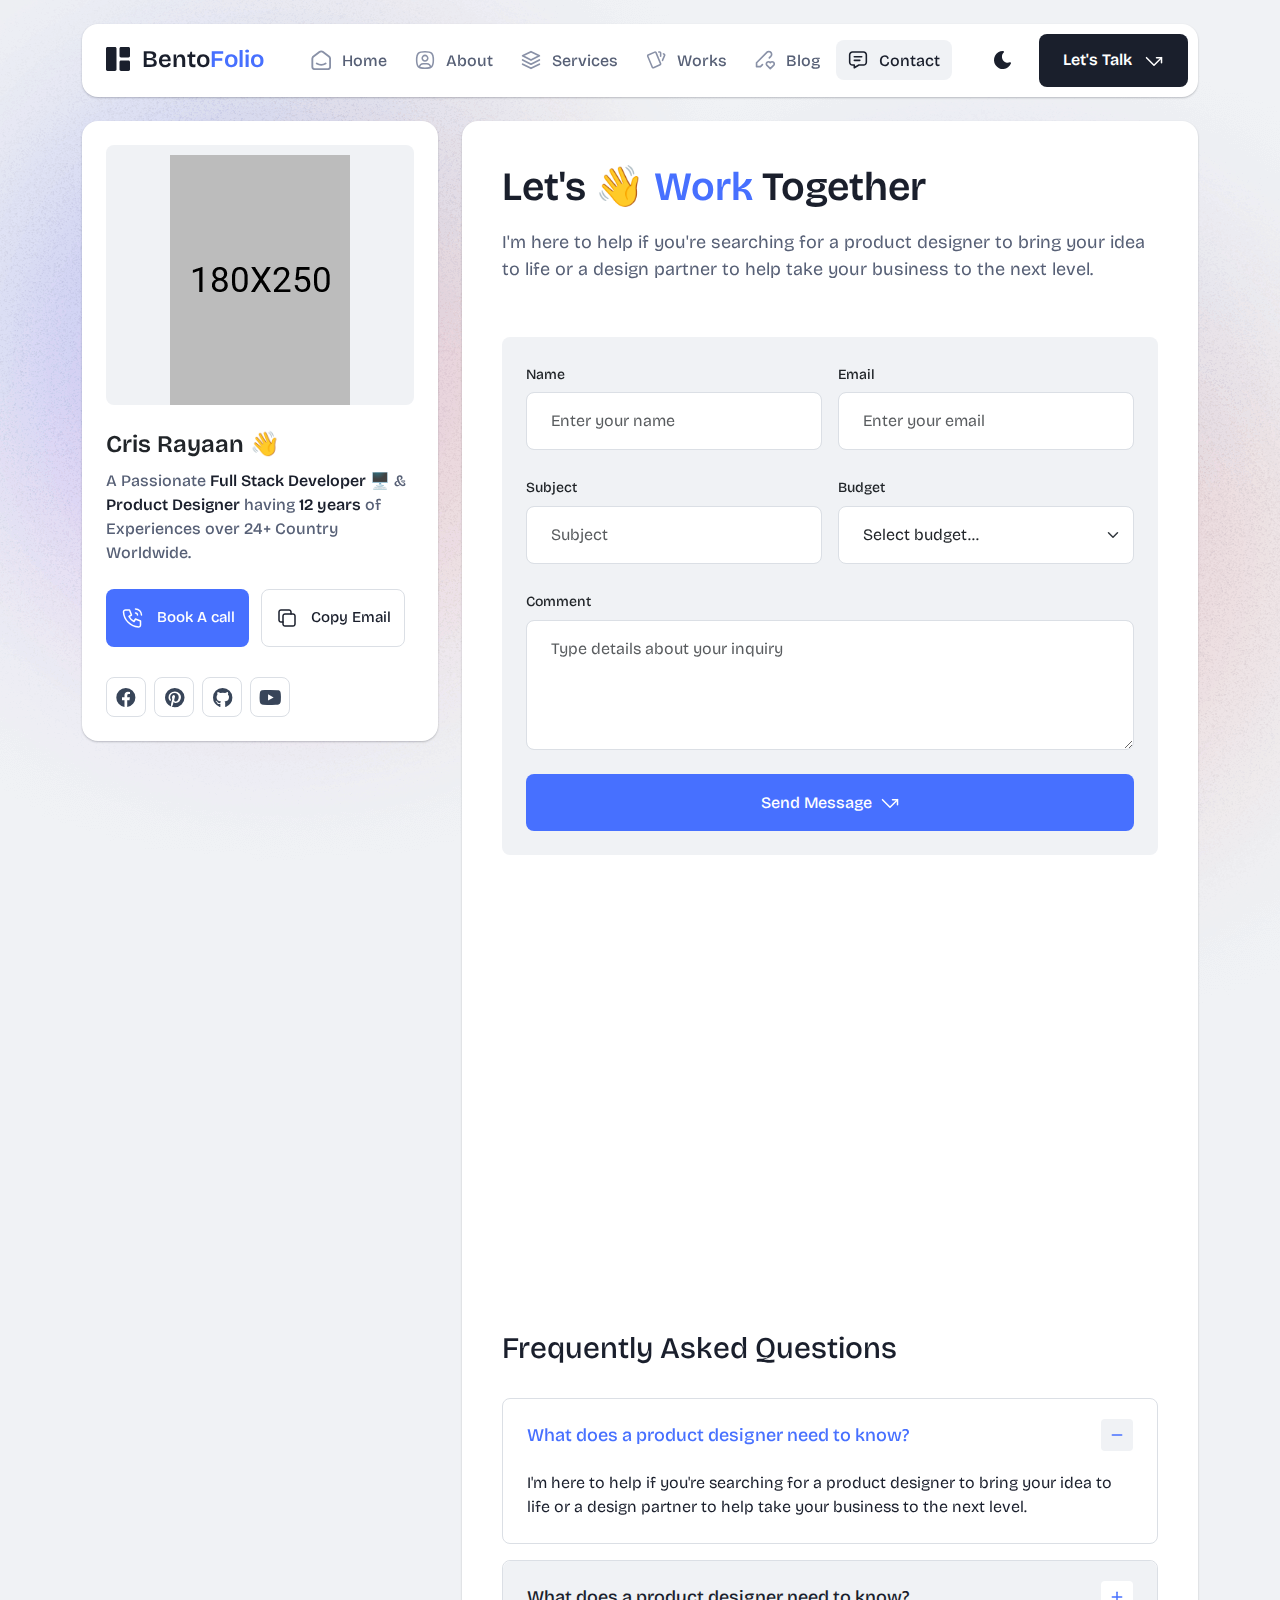
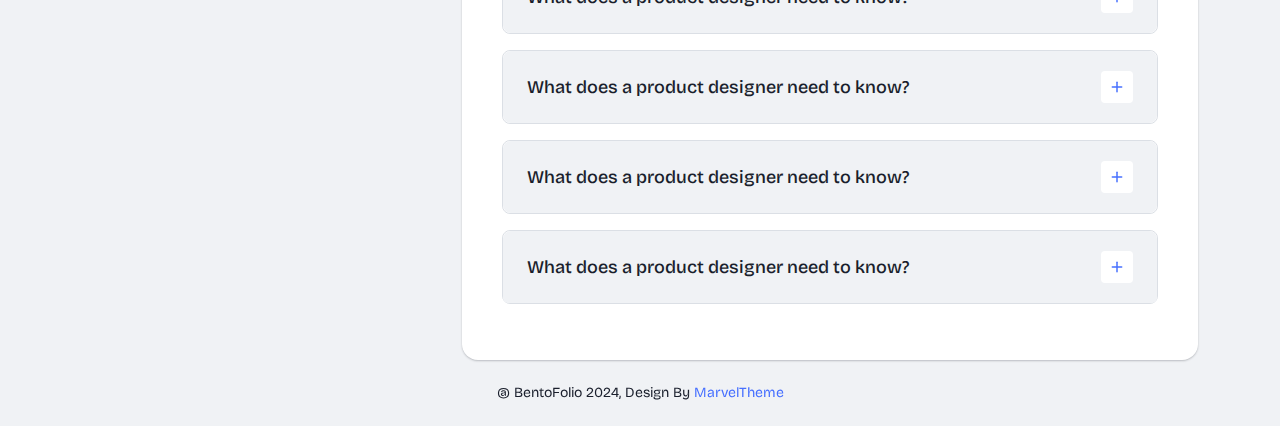
<file: contact.html>
<!DOCTYPE html>
<html lang="en">

<head>
  <meta charset="UTF-8">
  <meta http-equiv="X-UA-Compatible" content="IE=edge">
  <title>Bentofolio - Bootstrap Personal Portfolio Template</title>
  <meta name="description" content="Bentofolio - Bootstrap Personal Portfolio Template">
  <meta name="viewport" content="width=device-width, initial-scale=1">

  <link rel="shortcut icon" type="image/x-icon" href="assets/img/favicon.svg">
  <!-- Place favicon.ico in the root directory -->

  <!-- CSS here -->
  <link rel="stylesheet" href="assets/css/bootstrap.min.css">
  <link rel="stylesheet" href="assets/fontawsome/css/all.min.css">
  <link rel="stylesheet" href="assets/fontawsome/css/fontawesome.min.css">
  <link rel="stylesheet" href="assets/css/slick.css">
  <link rel="stylesheet" href="assets/css/magnific-popup.css">
  <link rel="stylesheet" href="assets/css/style.css">
  <link rel="stylesheet" href="assets/css/responsive.css">
</head>

<body>
  <div id="page-content">
    <!-- header part start -->
    <header class="header-area">
      <nav class="navbar">
        <div class="container">
          <div class="menu-container">
            <div class="logo">
              <a class="navbar-brand me-0" href="index.html">
                <svg width="24" height="24" viewBox="0 0 24 24" fill="none" xmlns="http://www.w3.org/2000/svg">
                  <path
                    d="M0 1.5C0 1.10218 0.158035 0.720644 0.43934 0.43934C0.720644 0.158035 1.10218 0 1.5 0L9 0C9.39782 0 9.77936 0.158035 10.0607 0.43934C10.342 0.720644 10.5 1.10218 10.5 1.5V22.5C10.5 22.8978 10.342 23.2794 10.0607 23.5607C9.77936 23.842 9.39782 24 9 24H1.5C1.10218 24 0.720644 23.842 0.43934 23.5607C0.158035 23.2794 0 22.8978 0 22.5V1.5ZM13.5 1.5C13.5 1.10218 13.658 0.720644 13.9393 0.43934C14.2206 0.158035 14.6022 0 15 0L22.5 0C22.8978 0 23.2794 0.158035 23.5607 0.43934C23.842 0.720644 24 1.10218 24 1.5V9C24 9.39782 23.842 9.77936 23.5607 10.0607C23.2794 10.342 22.8978 10.5 22.5 10.5H15C14.6022 10.5 14.2206 10.342 13.9393 10.0607C13.658 9.77936 13.5 9.39782 13.5 9V1.5ZM13.5 15C13.5 14.6022 13.658 14.2206 13.9393 13.9393C14.2206 13.658 14.6022 13.5 15 13.5H22.5C22.8978 13.5 23.2794 13.658 23.5607 13.9393C23.842 14.2206 24 14.6022 24 15V22.5C24 22.8978 23.842 23.2794 23.5607 23.5607C23.2794 23.842 22.8978 24 22.5 24H15C14.6022 24 14.2206 23.842 13.9393 23.5607C13.658 23.2794 13.5 22.8978 13.5 22.5V15Z"
                    class="logo-icon" />
                </svg>
                <span>Bento<span class="primary">Folio</span></span>
              </a>
            </div>
            <div class="navbar-main d-flex flex-grow-1">
              <div class="logo inner-logo d-block d-xl-none">
                <a class="navbar-brand me-0" href="index.html">
                  <svg width="24" height="24" viewBox="0 0 24 24" fill="none" xmlns="http://www.w3.org/2000/svg">
                    <path
                      d="M0 1.5C0 1.10218 0.158035 0.720644 0.43934 0.43934C0.720644 0.158035 1.10218 0 1.5 0L9 0C9.39782 0 9.77936 0.158035 10.0607 0.43934C10.342 0.720644 10.5 1.10218 10.5 1.5V22.5C10.5 22.8978 10.342 23.2794 10.0607 23.5607C9.77936 23.842 9.39782 24 9 24H1.5C1.10218 24 0.720644 23.842 0.43934 23.5607C0.158035 23.2794 0 22.8978 0 22.5V1.5ZM13.5 1.5C13.5 1.10218 13.658 0.720644 13.9393 0.43934C14.2206 0.158035 14.6022 0 15 0L22.5 0C22.8978 0 23.2794 0.158035 23.5607 0.43934C23.842 0.720644 24 1.10218 24 1.5V9C24 9.39782 23.842 9.77936 23.5607 10.0607C23.2794 10.342 22.8978 10.5 22.5 10.5H15C14.6022 10.5 14.2206 10.342 13.9393 10.0607C13.658 9.77936 13.5 9.39782 13.5 9V1.5ZM13.5 15C13.5 14.6022 13.658 14.2206 13.9393 13.9393C14.2206 13.658 14.6022 13.5 15 13.5H22.5C22.8978 13.5 23.2794 13.658 23.5607 13.9393C23.842 14.2206 24 14.6022 24 15V22.5C24 22.8978 23.842 23.2794 23.5607 23.5607C23.2794 23.842 22.8978 24 22.5 24H15C14.6022 24 14.2206 23.842 13.9393 23.5607C13.658 23.2794 13.5 22.8978 13.5 22.5V15Z"
                      class="logo-icon" />
                  </svg>
                  <span>Bento<span class="primary">Folio</span></span>
                </a>
              </div>
              <ul class="navbar-info mx-auto">
                <li class="nav-item">
                  <a class="nav-link" aria-current="page" href="index.html">
                    <svg class="nav-icon" viewBox="0 0 15 15" fill="none" xmlns="http://www.w3.org/2000/svg">
                      <path
                        d="M13.475 4.92481L9.03083 1.46814C8.64082 1.16473 8.1608 1 7.66667 1C7.17254 1 6.69251 1.16473 6.3025 1.46814L1.8575 4.92481C1.59037 5.13254 1.37424 5.39858 1.22563 5.7026C1.07701 6.00662 0.99984 6.34058 1 6.67897V12.679C1 13.121 1.17559 13.5449 1.48816 13.8575C1.80072 14.17 2.22464 14.3456 2.66667 14.3456H12.6667C13.1087 14.3456 13.5326 14.17 13.8452 13.8575C14.1577 13.5449 14.3333 13.121 14.3333 12.679V6.67897C14.3333 5.99314 14.0167 5.34564 13.475 4.92481Z"
                        stroke-width="1.4" stroke-linecap="round" stroke-linejoin="round" />
                      <path d="M10.9753 10.1665C9.13359 11.2773 6.14859 11.2773 4.30859 10.1665" stroke-width="1.4"
                        stroke-linecap="round" stroke-linejoin="round" />
                    </svg>

                    <span>Home</span>
                  </a>
                </li>
                <li class="nav-item">
                  <a class="nav-link" href="about.html">
                    <svg class="nav-icon" viewBox="0 0 18 18" fill="none" xmlns="http://www.w3.org/2000/svg">
                      <path
                        d="M9 9.8335C9.66304 9.8335 10.2989 9.5701 10.7678 9.10126C11.2366 8.63242 11.5 7.99654 11.5 7.3335C11.5 6.67045 11.2366 6.03457 10.7678 5.56573C10.2989 5.09689 9.66304 4.8335 9 4.8335C8.33696 4.8335 7.70107 5.09689 7.23223 5.56573C6.76339 6.03457 6.5 6.67045 6.5 7.3335C6.5 7.99654 6.76339 8.63242 7.23223 9.10126C7.70107 9.5701 8.33696 9.8335 9 9.8335Z"
                        stroke-width="1.4" stroke-linecap="round" stroke-linejoin="round" />
                      <path
                        d="M9 1.5C15 1.5 16.5 3 16.5 9C16.5 15 15 16.5 9 16.5C3 16.5 1.5 15 1.5 9C1.5 3 3 1.5 9 1.5Z"
                        stroke-width="1.4" stroke-linecap="round" stroke-linejoin="round" />
                      <path
                        d="M4 15.7085V15.6668C4 14.7828 4.35119 13.9349 4.97631 13.3098C5.60143 12.6847 6.44928 12.3335 7.33333 12.3335H10.6667C11.5507 12.3335 12.3986 12.6847 13.0237 13.3098C13.6488 13.9349 14 14.7828 14 15.6668V15.7085"
                        stroke-width="1.4" stroke-linecap="round" stroke-linejoin="round" />
                    </svg>
                    About
                  </a>
                </li>
                <li class="nav-item">
                  <a class="nav-link" href="services.html">
                    <svg class="nav-icon" viewBox="0 0 16 16" fill="none" xmlns="http://www.w3.org/2000/svg">
                      <path d="M7.99967 1.3335L1.33301 4.66683L7.99967 8.00016L14.6663 4.66683L7.99967 1.3335Z"
                        stroke-width="1.4" stroke-linecap="round" stroke-linejoin="round" />
                      <path d="M1.33301 8L7.99967 11.3333L14.6663 8" stroke-width="1.4" stroke-linecap="round"
                        stroke-linejoin="round" />
                      <path d="M1.33301 11.3335L7.99967 14.6668L14.6663 11.3335" stroke-width="1.4"
                        stroke-linecap="round" stroke-linejoin="round" />
                    </svg>
                    Services
                  </a>
                </li>
                <li class="nav-item">
                  <a class="nav-link" href="portfolio.html">
                    <svg class="nav-icon" viewBox="0 0 18 17" fill="none" xmlns="http://www.w3.org/2000/svg">
                      <path
                        d="M2.00326 3.99733L7.95159 1.40649C8.04974 1.36442 8.15533 1.34243 8.26212 1.34181C8.3689 1.34119 8.47473 1.36196 8.57337 1.40289C8.67201 1.44382 8.76145 1.50408 8.83642 1.58013C8.9114 1.65617 8.97039 1.74646 9.00992 1.84566L13.1133 11.764C13.1985 11.9651 13.2014 12.1917 13.1213 12.3949C13.0412 12.5982 12.8845 12.7618 12.6849 12.8507L6.73742 15.4415C6.63922 15.4837 6.53356 15.5058 6.42668 15.5065C6.3198 15.5072 6.21387 15.4864 6.11514 15.4455C6.0164 15.4046 5.92688 15.3442 5.85184 15.2681C5.7768 15.192 5.71778 15.1016 5.67826 15.0023L1.57492 5.08316C1.48963 4.88204 1.48673 4.65546 1.56684 4.45222C1.64696 4.24898 1.80367 4.08616 2.00326 3.99733Z"
                        stroke-width="1.4" stroke-linecap="round" stroke-linejoin="round" />
                      <path
                        d="M11.5 1.3335H12.3333C12.5543 1.3335 12.7663 1.42129 12.9226 1.57757C13.0789 1.73385 13.1667 1.94582 13.1667 2.16683V5.0835"
                        stroke-width="1.4" stroke-linecap="round" stroke-linejoin="round" />
                      <path
                        d="M15.6663 3C15.8863 3.09333 16.0997 3.18083 16.3063 3.2625C16.5098 3.34882 16.6706 3.51241 16.7534 3.71729C16.8362 3.92217 16.8343 4.15155 16.748 4.355L14.833 8.83334"
                        stroke-width="1.4" stroke-linecap="round" stroke-linejoin="round" />
                    </svg>
                    Works
                  </a>
                </li>
                <li class="nav-item">
                  <a class="nav-link" href="blog.html">
                    <svg class="nav-icon" viewBox="0 0 17 16" fill="none" xmlns="http://www.w3.org/2000/svg">
                      <path
                        d="M12.1663 6.16676L13.4163 4.91676C13.6352 4.69789 13.8088 4.43805 13.9273 4.15208C14.0457 3.86612 14.1067 3.55962 14.1067 3.25009C14.1067 2.94056 14.0457 2.63406 13.9273 2.3481C13.8088 2.06213 13.6352 1.80229 13.4163 1.58342C13.1975 1.36455 12.9376 1.19094 12.6517 1.07248C12.3657 0.954033 12.0592 0.893066 11.7497 0.893066C11.4401 0.893066 11.1336 0.954033 10.8477 1.07248C10.5617 1.19094 10.3019 1.36455 10.083 1.58342L1.33301 10.3334V13.6668H4.66634L6.33301 12.0001"
                        stroke-width="1.4" stroke-linecap="round" stroke-linejoin="round" />
                      <path
                        d="M13.0004 15.3335L15.7921 12.5968C15.9633 12.4307 16.0995 12.232 16.1926 12.0124C16.2857 11.7927 16.3339 11.5567 16.3343 11.3181C16.3347 11.0796 16.2873 10.8434 16.1948 10.6235C16.1024 10.4035 15.9669 10.2044 15.7963 10.0377C15.448 9.69712 14.9806 9.50602 14.4935 9.50509C14.0065 9.50415 13.5383 9.69346 13.1888 10.0327L13.0021 10.216L12.8163 10.0327C12.4681 9.69237 12.0008 9.50143 11.5139 9.50049C11.0271 9.49956 10.5591 9.68871 10.2096 10.0277C10.0383 10.1937 9.9021 10.3924 9.80891 10.612C9.71572 10.8316 9.66746 11.0677 9.667 11.3062C9.66653 11.5447 9.71386 11.781 9.80619 12.0009C9.89853 12.2209 10.034 12.4201 10.2046 12.5868L13.0004 15.3335Z"
                        stroke-width="1.4" stroke-linecap="round" stroke-linejoin="round" />
                    </svg>
                    Blog
                  </a>
                </li>
                <li class="nav-item">
                  <a class="nav-link active" href="contact.html">
                    <svg class="nav-icon" viewBox="0 0 18 17" fill="none" xmlns="http://www.w3.org/2000/svg">
                      <path d="M5.66699 5.5H12.3337" stroke-width="1.4" stroke-linecap="round"
                        stroke-linejoin="round" />
                      <path d="M5.66699 8.8335H10.667" stroke-width="1.4" stroke-linecap="round"
                        stroke-linejoin="round" />
                      <path
                        d="M14 1.3335C14.663 1.3335 15.2989 1.59689 15.7678 2.06573C16.2366 2.53457 16.5 3.17045 16.5 3.8335V10.5002C16.5 11.1632 16.2366 11.7991 15.7678 12.2679C15.2989 12.7368 14.663 13.0002 14 13.0002H9.83333L5.66667 15.5002V13.0002H4C3.33696 13.0002 2.70107 12.7368 2.23223 12.2679C1.76339 11.7991 1.5 11.1632 1.5 10.5002V3.8335C1.5 3.17045 1.76339 2.53457 2.23223 2.06573C2.70107 1.59689 3.33696 1.3335 4 1.3335H14Z"
                        stroke-width="1.4" stroke-linecap="round" stroke-linejoin="round" />
                    </svg>
                    Contact
                  </a>
                </li>
              </ul>
              <div class="header-right-info d-flex align-items-center">
                <button class="theme-control-btn">
                  <span class="dark">
                    <svg width="24" height="24" viewBox="0 0 24 24" fill="none" xmlns="http://www.w3.org/2000/svg">
                      <path
                        d="M11.8005 3C10.207 3.0003 8.64356 3.44286 7.27683 4.28049C5.91011 5.11811 4.79139 6.31937 4.04002 7.75612C3.28865 9.19288 2.93281 10.8112 3.01046 12.4386C3.08811 14.0659 3.59633 15.6411 4.48091 16.9963C5.3655 18.3514 6.59326 19.4356 8.03324 20.1333C9.47322 20.8309 11.0714 21.1157 12.6573 20.9574C14.2432 20.7991 15.7573 20.2036 17.0381 19.2344C18.319 18.2652 19.3185 16.9587 19.9301 15.4542C20.2302 14.7162 19.5111 13.9746 18.7875 14.2752C17.5475 14.7888 16.1706 14.8418 14.8963 14.425C13.622 14.0082 12.5308 13.1479 11.8126 11.9937C11.0943 10.8396 10.7943 9.4645 10.9648 8.10764C11.1353 6.75077 11.7655 5.49792 12.7458 4.5669L12.8136 4.4949C13.2986 3.9279 12.913 3.0072 12.1464 3.0072H11.9122L11.8524 3.0018L11.7996 3H11.8005Z"
                        fill="#1A1F2C" />
                    </svg>
                    <small class="theme-text d-block d-xl-none">Change appearance</small>
                  </span>
                  <span class="light">
                    <svg width="24" height="24" viewBox="0 0 24 24" fill="none" xmlns="http://www.w3.org/2000/svg">
                      <path
                        d="M12 19C12.2449 19 12.4813 19.09 12.6644 19.2527C12.8474 19.4155 12.9643 19.6397 12.993 19.883L13 20V21C12.9997 21.2549 12.9021 21.5 12.7272 21.6854C12.5522 21.8707 12.313 21.9822 12.0586 21.9972C11.8042 22.0121 11.5536 21.9293 11.3582 21.7657C11.1627 21.6021 11.0371 21.3701 11.007 21.117L11 21V20C11 19.7348 11.1054 19.4804 11.2929 19.2929C11.4804 19.1054 11.7348 19 12 19Z"
                        fill="#FD7E41" />
                      <path
                        d="M18.3127 16.9099L18.4067 16.9929L19.1067 17.6929C19.2861 17.8729 19.3902 18.1144 19.398 18.3683C19.4057 18.6223 19.3165 18.8697 19.1485 19.0602C18.9804 19.2508 18.7462 19.3702 18.4933 19.3943C18.2403 19.4184 17.9877 19.3454 17.7867 19.1899L17.6927 19.1069L16.9927 18.4069C16.8202 18.2347 16.7165 18.0053 16.7012 17.7619C16.6859 17.5186 16.76 17.278 16.9097 17.0855C17.0593 16.893 17.2741 16.7618 17.5137 16.7166C17.7533 16.6713 18.0012 16.7152 18.2107 16.8399L18.3127 16.9099Z"
                        fill="#FD7E41" />
                      <path
                        d="M7.00747 16.993C7.17965 17.1652 7.28308 17.3943 7.29836 17.6373C7.31364 17.8803 7.23972 18.1206 7.09047 18.313L7.00747 18.407L6.30747 19.107C6.12751 19.2863 5.88604 19.3905 5.63209 19.3982C5.37814 19.406 5.13076 19.3168 4.94019 19.1487C4.74963 18.9807 4.63017 18.7464 4.60607 18.4935C4.58198 18.2406 4.65506 17.988 4.81047 17.787L4.89347 17.693L5.59347 16.993C5.781 16.8055 6.03531 16.7002 6.30047 16.7002C6.56563 16.7002 6.81994 16.8055 7.00747 16.993Z"
                        fill="#FD7E41" />
                      <path
                        d="M3.99987 11C4.25475 11.0003 4.4999 11.0979 4.68524 11.2728C4.87057 11.4478 4.9821 11.687 4.99704 11.9414C5.01198 12.1958 4.92919 12.4464 4.7656 12.6418C4.60201 12.8373 4.36996 12.9629 4.11687 12.993L3.99987 13H2.99987C2.74499 12.9997 2.49984 12.9021 2.3145 12.7272C2.12916 12.5522 2.01763 12.313 2.0027 12.0586C1.98776 11.8042 2.07054 11.5536 2.23413 11.3582C2.39772 11.1627 2.62977 11.0371 2.88287 11.007L2.99987 11H3.99987Z"
                        fill="#FD7E41" />
                      <path
                        d="M20.9999 11C21.2547 11.0003 21.4999 11.0979 21.6852 11.2728C21.8706 11.4478 21.9821 11.687 21.997 11.9414C22.012 12.1958 21.9292 12.4464 21.7656 12.6418C21.602 12.8373 21.37 12.9629 21.1169 12.993L20.9999 13H19.9999C19.745 12.9997 19.4998 12.9021 19.3145 12.7272C19.1292 12.5522 19.0176 12.313 19.0027 12.0586C18.9878 11.8042 19.0705 11.5536 19.2341 11.3582C19.3977 11.1627 19.6298 11.0371 19.8829 11.007L19.9999 11H20.9999Z"
                        fill="#FD7E41" />
                      <path
                        d="M6.21264 4.80985L6.30664 4.89285L7.00664 5.59285C7.18599 5.77281 7.29011 6.01429 7.29787 6.26824C7.30562 6.52219 7.21642 6.76957 7.04839 6.96013C6.88036 7.1507 6.64609 7.27016 6.39316 7.29425C6.14024 7.31834 5.88763 7.24526 5.68664 7.08985L5.59264 7.00685L4.89264 6.30685C4.72073 6.13453 4.61757 5.90543 4.6025 5.66248C4.58744 5.41954 4.6615 5.17945 4.8108 4.98721C4.9601 4.79497 5.1744 4.66378 5.41351 4.61824C5.65262 4.57271 5.90013 4.61594 6.10964 4.73985L6.21264 4.80985Z"
                        fill="#FD7E41" />
                      <path
                        d="M19.1071 4.89288C19.2793 5.06508 19.3827 5.29418 19.398 5.5372C19.4132 5.78023 19.3393 6.02048 19.1901 6.21288L19.1071 6.30688L18.4071 7.00688C18.2271 7.18623 17.9856 7.29036 17.7317 7.29811C17.4777 7.30587 17.2304 7.21667 17.0398 7.04864C16.8492 6.8806 16.7298 6.64633 16.7057 6.39341C16.6816 6.14049 16.7547 5.88788 16.9101 5.68688L16.9931 5.59288L17.6931 4.89288C17.8806 4.70541 18.1349 4.6001 18.4001 4.6001C18.6652 4.6001 18.9196 4.70541 19.1071 4.89288Z"
                        fill="#FD7E41" />
                      <path
                        d="M12 2C12.2449 2.00003 12.4813 2.08996 12.6644 2.25272C12.8474 2.41547 12.9643 2.63975 12.993 2.883L13 3V4C12.9997 4.25488 12.9021 4.50003 12.7272 4.68537C12.5522 4.8707 12.313 4.98223 12.0586 4.99717C11.8042 5.01211 11.5536 4.92933 11.3582 4.76573C11.1627 4.60214 11.0371 4.3701 11.007 4.117L11 4V3C11 2.73478 11.1054 2.48043 11.2929 2.29289C11.4804 2.10536 11.7348 2 12 2Z"
                        fill="#FD7E41" />
                      <path
                        d="M12 7C12.9797 6.99994 13.9378 7.28769 14.7553 7.8275C15.5729 8.36731 16.2138 9.1354 16.5986 10.0364C16.9833 10.9373 17.0949 11.9315 16.9195 12.8953C16.7441 13.8592 16.2893 14.7502 15.6118 15.4579C14.9343 16.1655 14.0638 16.6585 13.1085 16.8756C12.1532 17.0928 11.1552 17.0245 10.2383 16.6793C9.3215 16.334 8.52629 15.7271 7.95146 14.9338C7.37663 14.1405 7.04752 13.1958 7.005 12.217L7 12L7.005 11.783C7.06092 10.4958 7.61161 9.27978 8.54222 8.38866C9.47284 7.49754 10.7115 7.00007 12 7Z"
                        fill="#FD7E41" />
                    </svg>
                    <small class="theme-text d-block d-xl-none">Change appearance</small>
                  </span>
                </button>
                <a href="contact.html" class="lets-talk-btn">
                  Let's Talk
                  <svg class="icon" width="20" height="20" viewBox="0 0 20 20" fill="none"
                    xmlns="http://www.w3.org/2000/svg">
                    <path d="M17.5 11.6665V6.6665H12.5" stroke="white" stroke-width="1.5" stroke-linecap="round"
                      stroke-linejoin="round" />
                    <path d="M17.5 6.6665L10 14.1665L2.5 6.6665" stroke="white" stroke-width="1.5"
                      stroke-linecap="round" stroke-linejoin="round" />
                  </svg>
                </a>
              </div>
            </div>
            <div class="mobile-menu-overlay d-block d-lg-none"></div>
            <div class="mobile-menu-control-bar d-block d-xl-none">
              <button class="mobile-menu-control-bar">
                <i class="fas fa-bars"></i>
              </button>
            </div>
          </div>
        </div>
      </nav>
    </header>
    <!-- header part end -->

    <!-- main area part start -->
    <main>

      <section class="content-box-area mt-4">
        <div class="container">
          <div class="row g-4">
            <div class="col-xl-4">
              <div class="card profile-card">
                <div class="card-body">
                  <div class="image text-center">
                    <img src="assets/img/images/profile.png" alt="profile">
                  </div>
                  <div class="text">
                    <h3 class="card-title">Cris Rayaan 👋</h3>
                    <p>A Passionate <span>Full Stack Developer</span> 🖥️ & <span>Product Designer</span> having
                      <span>12
                        years</span> of Experiences over 24+
                      Country Worldwide.</p>
                    <div class="common-button-groups">
                      <a class="btn btn-call" href="#">
                        <svg class="icon" width="25" height="24" viewBox="0 0 25 24" fill="none"
                          xmlns="http://www.w3.org/2000/svg">
                          <path
                            d="M5.5 4H9.5L11.5 9L9 10.5C10.071 12.6715 11.8285 14.429 14 15.5L15.5 13L20.5 15V19C20.5 19.5304 20.2893 20.0391 19.9142 20.4142C19.5391 20.7893 19.0304 21 18.5 21C14.5993 20.763 10.9202 19.1065 8.15683 16.3432C5.3935 13.5798 3.73705 9.90074 3.5 6C3.5 5.46957 3.71071 4.96086 4.08579 4.58579C4.46086 4.21071 4.96957 4 5.5 4Z"
                            stroke="white" stroke-width="1.5" stroke-linecap="round" stroke-linejoin="round" />
                          <path
                            d="M15.5 7C16.0304 7 16.5391 7.21071 16.9142 7.58579C17.2893 7.96086 17.5 8.46957 17.5 9"
                            stroke="white" stroke-width="1.5" stroke-linecap="round" stroke-linejoin="round" />
                          <path d="M15.5 3C17.0913 3 18.6174 3.63214 19.7426 4.75736C20.8679 5.88258 21.5 7.4087 21.5 9"
                            stroke="white" stroke-width="1.5" stroke-linecap="round" stroke-linejoin="round" />
                        </svg>
                        Book A call
                      </a>
                      <button class="btn btn-copy" data-clipboard-text="example@example.com">
                        <svg class="icon" width="24" height="24" viewBox="0 0 24 24" fill="none"
                          xmlns="http://www.w3.org/2000/svg">
                          <path
                            d="M8 10C8 9.46957 8.21071 8.96086 8.58579 8.58579C8.96086 8.21071 9.46957 8 10 8H18C18.5304 8 19.0391 8.21071 19.4142 8.58579C19.7893 8.96086 20 9.46957 20 10V18C20 18.5304 19.7893 19.0391 19.4142 19.4142C19.0391 19.7893 18.5304 20 18 20H10C9.46957 20 8.96086 19.7893 8.58579 19.4142C8.21071 19.0391 8 18.5304 8 18V10Z"
                            stroke-width="1.5" stroke-linecap="round" stroke-linejoin="round" />
                          <path
                            d="M16 8V6C16 5.46957 15.7893 4.96086 15.4142 4.58579C15.0391 4.21071 14.5304 4 14 4H6C5.46957 4 4.96086 4.21071 4.58579 4.58579C4.21071 4.96086 4 5.46957 4 6V14C4 14.5304 4.21071 15.0391 4.58579 15.4142C4.96086 15.7893 5.46957 16 6 16H8"
                            stroke-width="1.5" stroke-linecap="round" stroke-linejoin="round" />
                        </svg>
                        Copy Email
                      </button>
                    </div>
                    <div class="social-media-icon">
                      <ul class="list-unstyled">
                        <li><a href="#"><i class="fab fa-facebook"></i></a></li>
                        <li><a href="#"><i class="fab fa-pinterest"></i></a></li>
                        <li><a href="#"><i class="fab fa-github"></i></a></li>
                        <li><a href="#"><i class="fab fa-youtube"></i></a></li>
                      </ul>
                    </div>
                  </div>
                </div>
              </div>
            </div>
            <div class="col-xl-8">
              <div class="card content-box-card">
                <div class="card-body portfolio-card contact-card">
                  <div class="top-info">
                    <div class="text">
                      <h1 class="main-title">Let's 👋 <span>Work</span> Together</h1>
                      <p>I'm here to help if you're searching for a product designer to bring your idea to life or a
                        design partner to help take your business to the next level.</p>
                    </div>
                  </div>
                  <div class="contact-area">
                    <div class="leave-comments-area">
                      <div class="comments-box">
                        <form id="contact-form" action="assets/mail.php" method="POST">
                          <div class="row gx-3">
                            <div class="col-md-6">
                              <div class="mb-4">
                                <label class="form-label">Name</label>
                                <input name="name" required type="text" class="form-control shadow-none" placeholder="Enter your name">
                              </div>
                            </div>
                            <div class="col-md-6">
                              <div class="mb-4">
                                <label class="form-label">Email</label>
                                <input name="email" required type="email" class="form-control shadow-none" placeholder="Enter your email">
                              </div>
                            </div>
                            <div class="col-md-6">
                              <div class="mb-4">
                                <label class="form-label">Subject</label>
                                <input name="subject" required type="text" class="form-control shadow-none" placeholder="Subject">
                              </div>
                            </div>
                            <div class="col-md-6">
                              <div class="mb-4">
                                <label class="form-label">Budget</label>
                                <select name="budget" required class="form-select shadow-none">
                                  <option disabled selected>Select budget...</option>
                                  <option value="$5000">$5000</option>
                                  <option value="$5000 - $1000">$5000 - $10000</option>
                                  <option value="$10000 - $2000">$10000 - $20000</option>
                                  <option value="$20000">$20000+</option>
                                </select>
                              </div>
                            </div>
                            <div class="col-md-12">
                              <div class="mb-4">
                                <label class="form-label">Comment</label>
                                <textarea name="message" class="form-control shadow-none" rows="4"
                                  placeholder="Type details about your inquiry"></textarea>
                              </div>
                            </div>
                            <div class="col-md-12">
                              <button class="submit-btn" type="submit">
                                Send Message
                                <svg class="icon" width="20" height="20" viewBox="0 0 20 20" fill="none"
                                  xmlns="http://www.w3.org/2000/svg">
                                  <path d="M17.5 11.6665V6.6665H12.5" stroke="white" stroke-width="1.5"
                                    stroke-linecap="round" stroke-linejoin="round"></path>
                                  <path d="M17.5 6.6665L10 14.1665L2.5 6.6665" stroke="white" stroke-width="1.5"
                                    stroke-linecap="round" stroke-linejoin="round"></path>
                                </svg>
                              </button>
                            </div>
                          </div>
                        </form>
                        <p class="ajax-response mb-0"></p>
                      </div>
                    </div>
                    <div class="contact-map-area">
                      <iframe
                        src="https://www.google.com/maps/embed?pb=!1m18!1m12!1m3!1d193595.25280012016!2d-74.14448732737499!3d40.69763123331177!2m3!1f0!2f0!3f0!3m2!1i1024!2i768!4f13.1!3m3!1m2!1s0x89c24fa5d33f083b%3A0xc80b8f06e177fe62!2sNew%20York%2C%20NY%2C%20USA!5e0!3m2!1sen!2sbd!4v1711832776336!5m2!1sen!2sbd"
                        allowfullscreen="" loading="lazy" referrerpolicy="no-referrer-when-downgrade"></iframe>
                    </div>
                    <div class="frequently-asked-questions">
                      <h2 class="main-common-title">Frequently Asked Questions
                      </h2>
                      <div class="frequently-asked-questions-main">
                        <div class="accordion" id="accordionExample">
                          <div class="accordion-item">
                            <h4 class="accordion-header" id="headingOne">
                              <button class="accordion-button" type="button" data-bs-toggle="collapse"
                                data-bs-target="#collapseOne" aria-expanded="true" aria-controls="collapseOne">
                                What does a product designer need to know?
                                <span class="ms-auto">
                                  <span class="icon ms-4">
                                    <img class="icon-plus" src="assets/img/icons/plus.svg" alt="plus">
                                    <img class="icon-minus d-none" src="assets/img/icons/minus.svg" alt="minus">
                                  </span>
                                </span>
                              </button>
                            </h4>
                            <div id="collapseOne" class="accordion-collapse collapse show" aria-labelledby="headingOne"
                              data-bs-parent="#accordionExample">
                              <div class="accordion-body">
                                <p>I'm here to help if you're searching for a product designer to bring your idea to
                                  life
                                  or a design partner to help take your business to the next level.</p>
                              </div>
                            </div>
                          </div>
                          <div class="accordion-item">
                            <h4 class="accordion-header" id="headingTwo">
                              <button class="accordion-button collapsed" type="button" data-bs-toggle="collapse"
                                data-bs-target="#collapseTwo" aria-expanded="false" aria-controls="collapseTwo">
                                What does a product designer need to know?
                                <span class="ms-auto">
                                  <span class="icon ms-4">
                                    <img class="icon-plus" src="assets/img/icons/plus.svg" alt="plus">
                                    <img class="icon-minus d-none" src="assets/img/icons/minus.svg" alt="minus">
                                  </span>
                                </span>
                              </button>
                            </h4>
                            <div id="collapseTwo" class="accordion-collapse collapse" aria-labelledby="headingTwo"
                              data-bs-parent="#accordionExample">
                              <div class="accordion-body">
                                <p>I'm here to help if you're searching for a product designer to bring your idea to
                                  life
                                  or
                                  a design partner to help take your business to the next level.</p>
                              </div>
                            </div>
                          </div>
                          <div class="accordion-item">
                            <h4 class="accordion-header" id="headingThree">
                              <button class="accordion-button collapsed" type="button" data-bs-toggle="collapse"
                                data-bs-target="#collapseThree" aria-expanded="false" aria-controls="collapseThree">
                                What does a product designer need to know?
                                <span class="ms-auto">
                                  <span class="icon ms-4">
                                    <img class="icon-plus" src="assets/img/icons/plus.svg" alt="plus">
                                    <img class="icon-minus d-none" src="assets/img/icons/minus.svg" alt="minus">
                                  </span>
                                </span>
                              </button>
                            </h4>
                            <div id="collapseThree" class="accordion-collapse collapse" aria-labelledby="headingThree"
                              data-bs-parent="#accordionExample">
                              <div class="accordion-body">
                                <p>I'm here to help if you're searching for a product designer to bring your idea to
                                  life
                                  or
                                  a design partner to help take your business to the next level.</p>
                              </div>
                            </div>
                          </div>
                          <div class="accordion-item">
                            <h4 class="accordion-header" id="headingFour">
                              <button class="accordion-button collapsed" type="button" data-bs-toggle="collapse"
                                data-bs-target="#collapseFour" aria-expanded="false" aria-controls="collapseFour">
                                What does a product designer need to know?
                                <span class="ms-auto">
                                  <span class="icon ms-4">
                                    <img class="icon-plus" src="assets/img/icons/plus.svg" alt="plus">
                                    <img class="icon-minus d-none" src="assets/img/icons/minus.svg" alt="minus">
                                  </span>
                                </span>
                              </button>
                            </h4>
                            <div id="collapseFour" class="accordion-collapse collapse" aria-labelledby="headingFour"
                              data-bs-parent="#accordionExample">
                              <div class="accordion-body">
                                <p>I'm here to help if you're searching for a product designer to bring your idea to
                                  life
                                  or
                                  a design partner to help take your business to the next level.</p>
                              </div>
                            </div>
                          </div>
                          <div class="accordion-item">
                            <h4 class="accordion-header" id="headingFive">
                              <button class="accordion-button collapsed" type="button" data-bs-toggle="collapse"
                                data-bs-target="#collapseFive" aria-expanded="false" aria-controls="collapseFive">
                                What does a product designer need to know?
                                <span class="ms-auto">
                                  <span class="icon ms-4">
                                    <img class="icon-plus" src="assets/img/icons/plus.svg" alt="plus">
                                    <img class="icon-minus d-none" src="assets/img/icons/minus.svg" alt="minus">
                                  </span>
                                </span>
                              </button>
                            </h4>
                            <div id="collapseFive" class="accordion-collapse collapse" aria-labelledby="headingFive"
                              data-bs-parent="#accordionExample">
                              <div class="accordion-body">
                                <p>I'm here to help if you're searching for a product designer to bring your idea to
                                  life
                                  or
                                  a design partner to help take your business to the next level.</p>
                              </div>
                            </div>
                          </div>
                        </div>
                      </div>
                    </div>
                  </div>
                </div>
              </div>
            </div>
          </div>
        </div>
      </section>

      <!-- background shape area start -->
      <div class="background-shapes">
        <div class="shape-1 common-shape">
          <img src="assets/img/bg/banner-shape-1.png" alt="banner-shape-1">
        </div>
        <div class="shape-2 common-shape">
          <img src="assets/img/bg/banner-shape-1.png" alt="banner-shape-1">
        </div>
        <div class="threed-shape-1 move-with-cursor" data-value="1">
          <img src="assets/img/bg/object-3d-1.png" alt="object-3d-1">
        </div>
        <div class="threed-shape-2 move-with-cursor" data-value="1">
          <img src="assets/img/bg/object-3d-2.png" alt="object-3d-2">
        </div>
      </div>
      <!-- background shape area end -->
    </main>
    <!-- main area part end -->

    <!-- footer part start -->
    <footer class="footer-area">
      <div class="container">
        <div class="text text-center">
          <p>@ BentoFolio 2024, Design By <a href="#">MarvelTheme</a></p>
        </div>
      </div>
    </footer>
    <!-- footer part end -->
  </div>

  <!-- JS here -->
  <script src="assets/js/vendor/jquery-3.6.0.min.js"></script>
  <script src="assets/js/bootstrap.bundle.min.js"></script>
  <script src="assets/js/jquery.magnific-popup.min.js"></script>
  <script src="assets/js/ajax-form.js"></script>
  <script src="assets/js/clipboard.min.js"></script>
  <script src="assets/js/slick.min.js"></script>
  <script src="assets/js/script.js"></script>
</body>


</html>
</file>
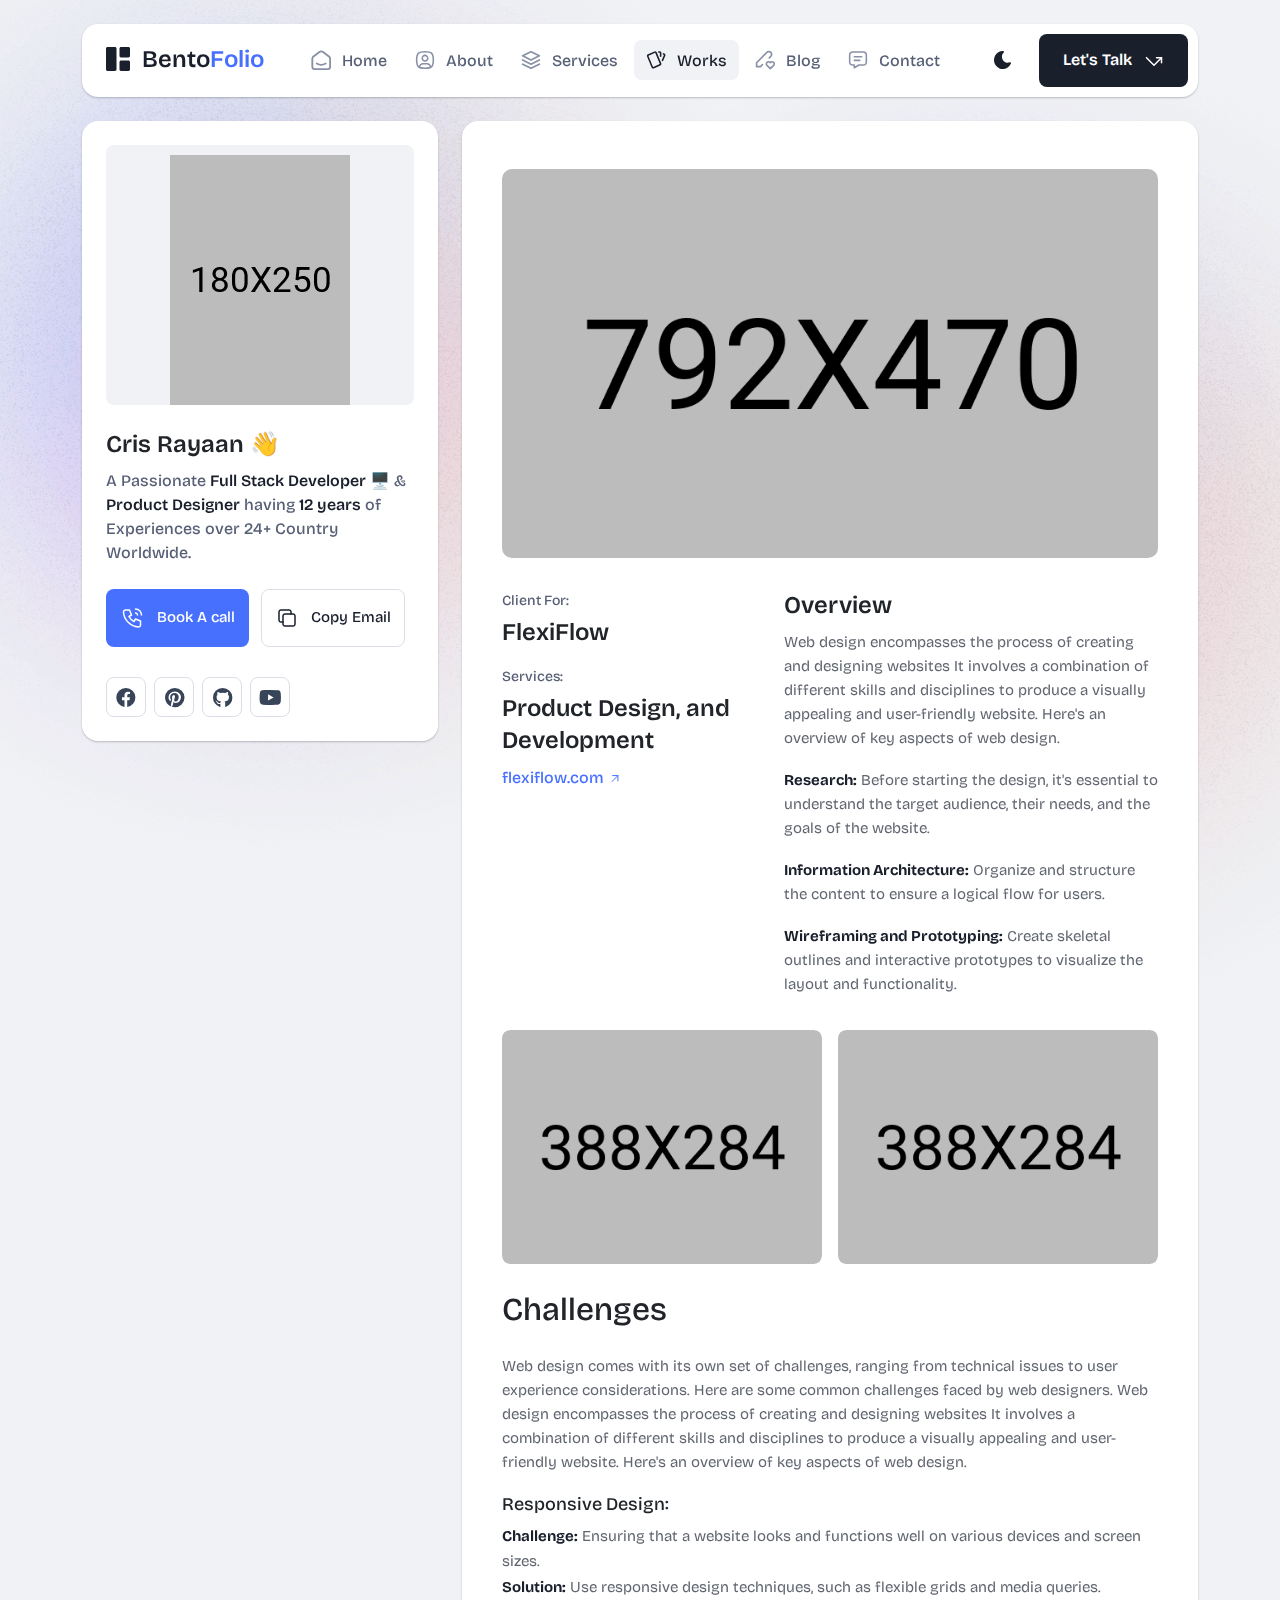
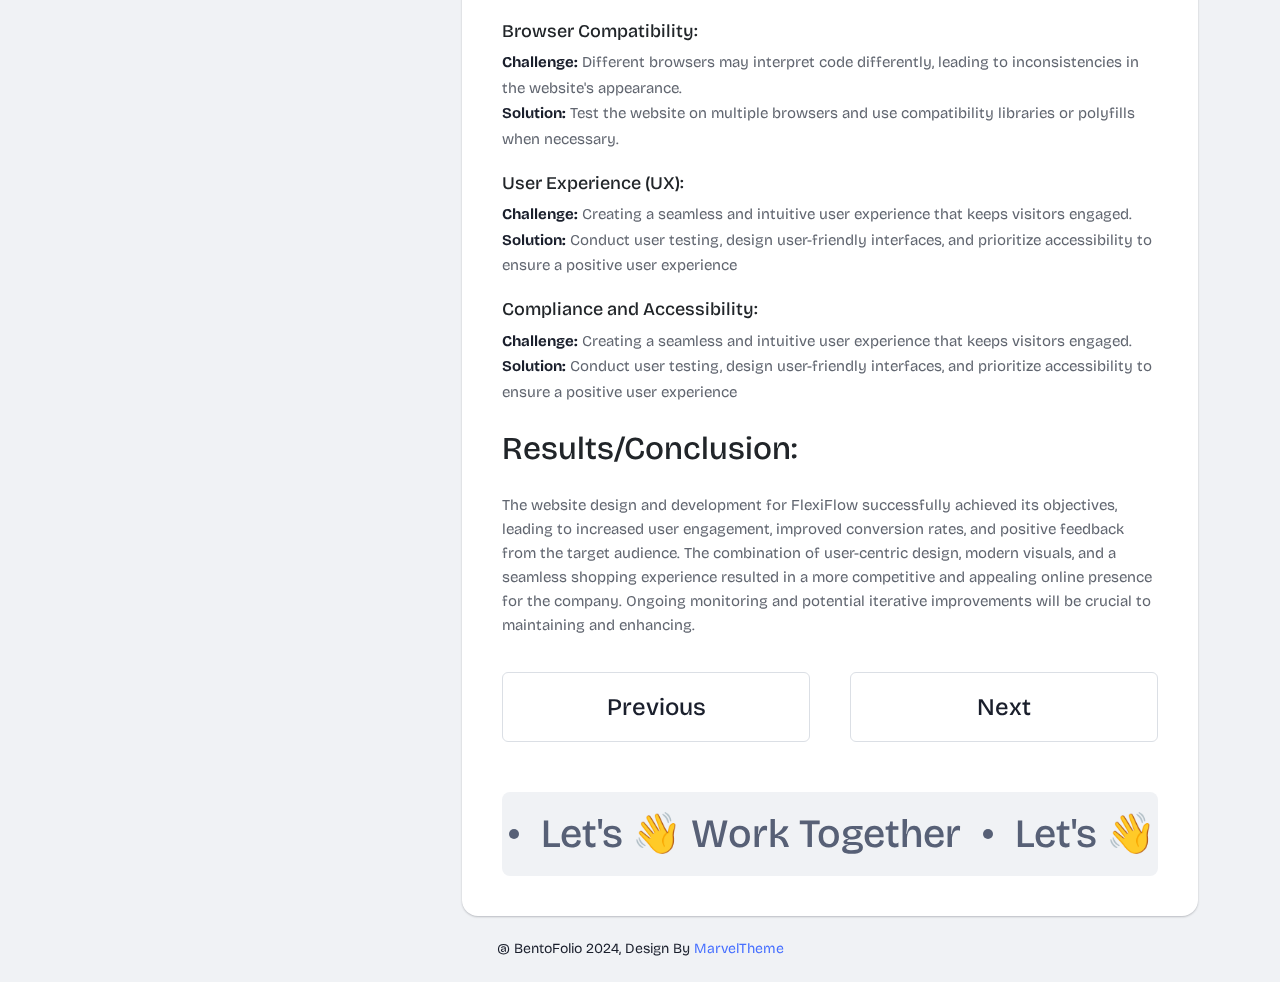
<file: portfolio-details.html>
<!DOCTYPE html>
<html lang="en">

<head>
  <meta charset="UTF-8">
  <meta http-equiv="X-UA-Compatible" content="IE=edge">
  <title>Bentofolio - Bootstrap Personal Portfolio Template</title>
  <meta name="description" content="Bentofolio - Bootstrap Personal Portfolio Template">
  <meta name="viewport" content="width=device-width, initial-scale=1">

  <link rel="shortcut icon" type="image/x-icon" href="assets/img/favicon.svg">
  <!-- Place favicon.ico in the root directory -->

  <!-- CSS here -->
  <link rel="stylesheet" href="assets/css/bootstrap.min.css">
  <link rel="stylesheet" href="assets/fontawsome/css/all.min.css">
  <link rel="stylesheet" href="assets/fontawsome/css/fontawesome.min.css">
  <link rel="stylesheet" href="assets/css/slick.css">
  <link rel="stylesheet" href="assets/css/magnific-popup.css">
  <link rel="stylesheet" href="assets/css/style.css">
  <link rel="stylesheet" href="assets/css/responsive.css">
</head>

<body>
  <div id="page-content">
    <!-- header part start -->
    <header class="header-area">
      <nav class="navbar">
        <div class="container">
          <div class="menu-container">
            <div class="logo">
              <a class="navbar-brand me-0" href="index.html">
                <svg width="24" height="24" viewBox="0 0 24 24" fill="none" xmlns="http://www.w3.org/2000/svg">
                  <path
                    d="M0 1.5C0 1.10218 0.158035 0.720644 0.43934 0.43934C0.720644 0.158035 1.10218 0 1.5 0L9 0C9.39782 0 9.77936 0.158035 10.0607 0.43934C10.342 0.720644 10.5 1.10218 10.5 1.5V22.5C10.5 22.8978 10.342 23.2794 10.0607 23.5607C9.77936 23.842 9.39782 24 9 24H1.5C1.10218 24 0.720644 23.842 0.43934 23.5607C0.158035 23.2794 0 22.8978 0 22.5V1.5ZM13.5 1.5C13.5 1.10218 13.658 0.720644 13.9393 0.43934C14.2206 0.158035 14.6022 0 15 0L22.5 0C22.8978 0 23.2794 0.158035 23.5607 0.43934C23.842 0.720644 24 1.10218 24 1.5V9C24 9.39782 23.842 9.77936 23.5607 10.0607C23.2794 10.342 22.8978 10.5 22.5 10.5H15C14.6022 10.5 14.2206 10.342 13.9393 10.0607C13.658 9.77936 13.5 9.39782 13.5 9V1.5ZM13.5 15C13.5 14.6022 13.658 14.2206 13.9393 13.9393C14.2206 13.658 14.6022 13.5 15 13.5H22.5C22.8978 13.5 23.2794 13.658 23.5607 13.9393C23.842 14.2206 24 14.6022 24 15V22.5C24 22.8978 23.842 23.2794 23.5607 23.5607C23.2794 23.842 22.8978 24 22.5 24H15C14.6022 24 14.2206 23.842 13.9393 23.5607C13.658 23.2794 13.5 22.8978 13.5 22.5V15Z"
                    class="logo-icon" />
                </svg>
                <span>Bento<span class="primary">Folio</span></span>
              </a>
            </div>
            <div class="navbar-main d-flex flex-grow-1">
              <div class="logo inner-logo d-block d-xl-none">
                <a class="navbar-brand me-0" href="index.html">
                  <svg width="24" height="24" viewBox="0 0 24 24" fill="none" xmlns="http://www.w3.org/2000/svg">
                    <path
                      d="M0 1.5C0 1.10218 0.158035 0.720644 0.43934 0.43934C0.720644 0.158035 1.10218 0 1.5 0L9 0C9.39782 0 9.77936 0.158035 10.0607 0.43934C10.342 0.720644 10.5 1.10218 10.5 1.5V22.5C10.5 22.8978 10.342 23.2794 10.0607 23.5607C9.77936 23.842 9.39782 24 9 24H1.5C1.10218 24 0.720644 23.842 0.43934 23.5607C0.158035 23.2794 0 22.8978 0 22.5V1.5ZM13.5 1.5C13.5 1.10218 13.658 0.720644 13.9393 0.43934C14.2206 0.158035 14.6022 0 15 0L22.5 0C22.8978 0 23.2794 0.158035 23.5607 0.43934C23.842 0.720644 24 1.10218 24 1.5V9C24 9.39782 23.842 9.77936 23.5607 10.0607C23.2794 10.342 22.8978 10.5 22.5 10.5H15C14.6022 10.5 14.2206 10.342 13.9393 10.0607C13.658 9.77936 13.5 9.39782 13.5 9V1.5ZM13.5 15C13.5 14.6022 13.658 14.2206 13.9393 13.9393C14.2206 13.658 14.6022 13.5 15 13.5H22.5C22.8978 13.5 23.2794 13.658 23.5607 13.9393C23.842 14.2206 24 14.6022 24 15V22.5C24 22.8978 23.842 23.2794 23.5607 23.5607C23.2794 23.842 22.8978 24 22.5 24H15C14.6022 24 14.2206 23.842 13.9393 23.5607C13.658 23.2794 13.5 22.8978 13.5 22.5V15Z"
                      class="logo-icon" />
                  </svg>
                  <span>Bento<span class="primary">Folio</span></span>
                </a>
              </div>
              <ul class="navbar-info mx-auto">
                <li class="nav-item">
                  <a class="nav-link" aria-current="page" href="index.html">
                    <svg class="nav-icon" viewBox="0 0 15 15" fill="none" xmlns="http://www.w3.org/2000/svg">
                      <path
                        d="M13.475 4.92481L9.03083 1.46814C8.64082 1.16473 8.1608 1 7.66667 1C7.17254 1 6.69251 1.16473 6.3025 1.46814L1.8575 4.92481C1.59037 5.13254 1.37424 5.39858 1.22563 5.7026C1.07701 6.00662 0.99984 6.34058 1 6.67897V12.679C1 13.121 1.17559 13.5449 1.48816 13.8575C1.80072 14.17 2.22464 14.3456 2.66667 14.3456H12.6667C13.1087 14.3456 13.5326 14.17 13.8452 13.8575C14.1577 13.5449 14.3333 13.121 14.3333 12.679V6.67897C14.3333 5.99314 14.0167 5.34564 13.475 4.92481Z"
                        stroke-width="1.4" stroke-linecap="round" stroke-linejoin="round" />
                      <path d="M10.9753 10.1665C9.13359 11.2773 6.14859 11.2773 4.30859 10.1665" stroke-width="1.4"
                        stroke-linecap="round" stroke-linejoin="round" />
                    </svg>

                    <span>Home</span>
                  </a>
                </li>
                <li class="nav-item">
                  <a class="nav-link" href="about.html">
                    <svg class="nav-icon" viewBox="0 0 18 18" fill="none" xmlns="http://www.w3.org/2000/svg">
                      <path
                        d="M9 9.8335C9.66304 9.8335 10.2989 9.5701 10.7678 9.10126C11.2366 8.63242 11.5 7.99654 11.5 7.3335C11.5 6.67045 11.2366 6.03457 10.7678 5.56573C10.2989 5.09689 9.66304 4.8335 9 4.8335C8.33696 4.8335 7.70107 5.09689 7.23223 5.56573C6.76339 6.03457 6.5 6.67045 6.5 7.3335C6.5 7.99654 6.76339 8.63242 7.23223 9.10126C7.70107 9.5701 8.33696 9.8335 9 9.8335Z"
                        stroke-width="1.4" stroke-linecap="round" stroke-linejoin="round" />
                      <path
                        d="M9 1.5C15 1.5 16.5 3 16.5 9C16.5 15 15 16.5 9 16.5C3 16.5 1.5 15 1.5 9C1.5 3 3 1.5 9 1.5Z"
                        stroke-width="1.4" stroke-linecap="round" stroke-linejoin="round" />
                      <path
                        d="M4 15.7085V15.6668C4 14.7828 4.35119 13.9349 4.97631 13.3098C5.60143 12.6847 6.44928 12.3335 7.33333 12.3335H10.6667C11.5507 12.3335 12.3986 12.6847 13.0237 13.3098C13.6488 13.9349 14 14.7828 14 15.6668V15.7085"
                        stroke-width="1.4" stroke-linecap="round" stroke-linejoin="round" />
                    </svg>
                    About
                  </a>
                </li>
                <li class="nav-item">
                  <a class="nav-link" href="services.html">
                    <svg class="nav-icon" viewBox="0 0 16 16" fill="none" xmlns="http://www.w3.org/2000/svg">
                      <path d="M7.99967 1.3335L1.33301 4.66683L7.99967 8.00016L14.6663 4.66683L7.99967 1.3335Z"
                        stroke-width="1.4" stroke-linecap="round" stroke-linejoin="round" />
                      <path d="M1.33301 8L7.99967 11.3333L14.6663 8" stroke-width="1.4" stroke-linecap="round"
                        stroke-linejoin="round" />
                      <path d="M1.33301 11.3335L7.99967 14.6668L14.6663 11.3335" stroke-width="1.4"
                        stroke-linecap="round" stroke-linejoin="round" />
                    </svg>
                    Services
                  </a>
                </li>
                <li class="nav-item">
                  <a class="nav-link active" href="portfolio.html">
                    <svg class="nav-icon" viewBox="0 0 18 17" fill="none" xmlns="http://www.w3.org/2000/svg">
                      <path
                        d="M2.00326 3.99733L7.95159 1.40649C8.04974 1.36442 8.15533 1.34243 8.26212 1.34181C8.3689 1.34119 8.47473 1.36196 8.57337 1.40289C8.67201 1.44382 8.76145 1.50408 8.83642 1.58013C8.9114 1.65617 8.97039 1.74646 9.00992 1.84566L13.1133 11.764C13.1985 11.9651 13.2014 12.1917 13.1213 12.3949C13.0412 12.5982 12.8845 12.7618 12.6849 12.8507L6.73742 15.4415C6.63922 15.4837 6.53356 15.5058 6.42668 15.5065C6.3198 15.5072 6.21387 15.4864 6.11514 15.4455C6.0164 15.4046 5.92688 15.3442 5.85184 15.2681C5.7768 15.192 5.71778 15.1016 5.67826 15.0023L1.57492 5.08316C1.48963 4.88204 1.48673 4.65546 1.56684 4.45222C1.64696 4.24898 1.80367 4.08616 2.00326 3.99733Z"
                        stroke-width="1.4" stroke-linecap="round" stroke-linejoin="round" />
                      <path
                        d="M11.5 1.3335H12.3333C12.5543 1.3335 12.7663 1.42129 12.9226 1.57757C13.0789 1.73385 13.1667 1.94582 13.1667 2.16683V5.0835"
                        stroke-width="1.4" stroke-linecap="round" stroke-linejoin="round" />
                      <path
                        d="M15.6663 3C15.8863 3.09333 16.0997 3.18083 16.3063 3.2625C16.5098 3.34882 16.6706 3.51241 16.7534 3.71729C16.8362 3.92217 16.8343 4.15155 16.748 4.355L14.833 8.83334"
                        stroke-width="1.4" stroke-linecap="round" stroke-linejoin="round" />
                    </svg>
                    Works
                  </a>
                </li>
                <li class="nav-item">
                  <a class="nav-link" href="blog.html">
                    <svg class="nav-icon" viewBox="0 0 17 16" fill="none" xmlns="http://www.w3.org/2000/svg">
                      <path
                        d="M12.1663 6.16676L13.4163 4.91676C13.6352 4.69789 13.8088 4.43805 13.9273 4.15208C14.0457 3.86612 14.1067 3.55962 14.1067 3.25009C14.1067 2.94056 14.0457 2.63406 13.9273 2.3481C13.8088 2.06213 13.6352 1.80229 13.4163 1.58342C13.1975 1.36455 12.9376 1.19094 12.6517 1.07248C12.3657 0.954033 12.0592 0.893066 11.7497 0.893066C11.4401 0.893066 11.1336 0.954033 10.8477 1.07248C10.5617 1.19094 10.3019 1.36455 10.083 1.58342L1.33301 10.3334V13.6668H4.66634L6.33301 12.0001"
                        stroke-width="1.4" stroke-linecap="round" stroke-linejoin="round" />
                      <path
                        d="M13.0004 15.3335L15.7921 12.5968C15.9633 12.4307 16.0995 12.232 16.1926 12.0124C16.2857 11.7927 16.3339 11.5567 16.3343 11.3181C16.3347 11.0796 16.2873 10.8434 16.1948 10.6235C16.1024 10.4035 15.9669 10.2044 15.7963 10.0377C15.448 9.69712 14.9806 9.50602 14.4935 9.50509C14.0065 9.50415 13.5383 9.69346 13.1888 10.0327L13.0021 10.216L12.8163 10.0327C12.4681 9.69237 12.0008 9.50143 11.5139 9.50049C11.0271 9.49956 10.5591 9.68871 10.2096 10.0277C10.0383 10.1937 9.9021 10.3924 9.80891 10.612C9.71572 10.8316 9.66746 11.0677 9.667 11.3062C9.66653 11.5447 9.71386 11.781 9.80619 12.0009C9.89853 12.2209 10.034 12.4201 10.2046 12.5868L13.0004 15.3335Z"
                        stroke-width="1.4" stroke-linecap="round" stroke-linejoin="round" />
                    </svg>
                    Blog
                  </a>
                </li>
                <li class="nav-item">
                  <a class="nav-link" href="contact.html">
                    <svg class="nav-icon" viewBox="0 0 18 17" fill="none" xmlns="http://www.w3.org/2000/svg">
                      <path d="M5.66699 5.5H12.3337" stroke-width="1.4" stroke-linecap="round"
                        stroke-linejoin="round" />
                      <path d="M5.66699 8.8335H10.667" stroke-width="1.4" stroke-linecap="round"
                        stroke-linejoin="round" />
                      <path
                        d="M14 1.3335C14.663 1.3335 15.2989 1.59689 15.7678 2.06573C16.2366 2.53457 16.5 3.17045 16.5 3.8335V10.5002C16.5 11.1632 16.2366 11.7991 15.7678 12.2679C15.2989 12.7368 14.663 13.0002 14 13.0002H9.83333L5.66667 15.5002V13.0002H4C3.33696 13.0002 2.70107 12.7368 2.23223 12.2679C1.76339 11.7991 1.5 11.1632 1.5 10.5002V3.8335C1.5 3.17045 1.76339 2.53457 2.23223 2.06573C2.70107 1.59689 3.33696 1.3335 4 1.3335H14Z"
                        stroke-width="1.4" stroke-linecap="round" stroke-linejoin="round" />
                    </svg>
                    Contact
                  </a>
                </li>
              </ul>
              <div class="header-right-info d-flex align-items-center">
                <button class="theme-control-btn">
                  <span class="dark">
                    <svg width="24" height="24" viewBox="0 0 24 24" fill="none" xmlns="http://www.w3.org/2000/svg">
                      <path
                        d="M11.8005 3C10.207 3.0003 8.64356 3.44286 7.27683 4.28049C5.91011 5.11811 4.79139 6.31937 4.04002 7.75612C3.28865 9.19288 2.93281 10.8112 3.01046 12.4386C3.08811 14.0659 3.59633 15.6411 4.48091 16.9963C5.3655 18.3514 6.59326 19.4356 8.03324 20.1333C9.47322 20.8309 11.0714 21.1157 12.6573 20.9574C14.2432 20.7991 15.7573 20.2036 17.0381 19.2344C18.319 18.2652 19.3185 16.9587 19.9301 15.4542C20.2302 14.7162 19.5111 13.9746 18.7875 14.2752C17.5475 14.7888 16.1706 14.8418 14.8963 14.425C13.622 14.0082 12.5308 13.1479 11.8126 11.9937C11.0943 10.8396 10.7943 9.4645 10.9648 8.10764C11.1353 6.75077 11.7655 5.49792 12.7458 4.5669L12.8136 4.4949C13.2986 3.9279 12.913 3.0072 12.1464 3.0072H11.9122L11.8524 3.0018L11.7996 3H11.8005Z"
                        fill="#1A1F2C" />
                    </svg>
                    <small class="theme-text d-block d-xl-none">Change appearance</small>
                  </span>
                  <span class="light">
                    <svg width="24" height="24" viewBox="0 0 24 24" fill="none" xmlns="http://www.w3.org/2000/svg">
                      <path
                        d="M12 19C12.2449 19 12.4813 19.09 12.6644 19.2527C12.8474 19.4155 12.9643 19.6397 12.993 19.883L13 20V21C12.9997 21.2549 12.9021 21.5 12.7272 21.6854C12.5522 21.8707 12.313 21.9822 12.0586 21.9972C11.8042 22.0121 11.5536 21.9293 11.3582 21.7657C11.1627 21.6021 11.0371 21.3701 11.007 21.117L11 21V20C11 19.7348 11.1054 19.4804 11.2929 19.2929C11.4804 19.1054 11.7348 19 12 19Z"
                        fill="#FD7E41" />
                      <path
                        d="M18.3127 16.9099L18.4067 16.9929L19.1067 17.6929C19.2861 17.8729 19.3902 18.1144 19.398 18.3683C19.4057 18.6223 19.3165 18.8697 19.1485 19.0602C18.9804 19.2508 18.7462 19.3702 18.4933 19.3943C18.2403 19.4184 17.9877 19.3454 17.7867 19.1899L17.6927 19.1069L16.9927 18.4069C16.8202 18.2347 16.7165 18.0053 16.7012 17.7619C16.6859 17.5186 16.76 17.278 16.9097 17.0855C17.0593 16.893 17.2741 16.7618 17.5137 16.7166C17.7533 16.6713 18.0012 16.7152 18.2107 16.8399L18.3127 16.9099Z"
                        fill="#FD7E41" />
                      <path
                        d="M7.00747 16.993C7.17965 17.1652 7.28308 17.3943 7.29836 17.6373C7.31364 17.8803 7.23972 18.1206 7.09047 18.313L7.00747 18.407L6.30747 19.107C6.12751 19.2863 5.88604 19.3905 5.63209 19.3982C5.37814 19.406 5.13076 19.3168 4.94019 19.1487C4.74963 18.9807 4.63017 18.7464 4.60607 18.4935C4.58198 18.2406 4.65506 17.988 4.81047 17.787L4.89347 17.693L5.59347 16.993C5.781 16.8055 6.03531 16.7002 6.30047 16.7002C6.56563 16.7002 6.81994 16.8055 7.00747 16.993Z"
                        fill="#FD7E41" />
                      <path
                        d="M3.99987 11C4.25475 11.0003 4.4999 11.0979 4.68524 11.2728C4.87057 11.4478 4.9821 11.687 4.99704 11.9414C5.01198 12.1958 4.92919 12.4464 4.7656 12.6418C4.60201 12.8373 4.36996 12.9629 4.11687 12.993L3.99987 13H2.99987C2.74499 12.9997 2.49984 12.9021 2.3145 12.7272C2.12916 12.5522 2.01763 12.313 2.0027 12.0586C1.98776 11.8042 2.07054 11.5536 2.23413 11.3582C2.39772 11.1627 2.62977 11.0371 2.88287 11.007L2.99987 11H3.99987Z"
                        fill="#FD7E41" />
                      <path
                        d="M20.9999 11C21.2547 11.0003 21.4999 11.0979 21.6852 11.2728C21.8706 11.4478 21.9821 11.687 21.997 11.9414C22.012 12.1958 21.9292 12.4464 21.7656 12.6418C21.602 12.8373 21.37 12.9629 21.1169 12.993L20.9999 13H19.9999C19.745 12.9997 19.4998 12.9021 19.3145 12.7272C19.1292 12.5522 19.0176 12.313 19.0027 12.0586C18.9878 11.8042 19.0705 11.5536 19.2341 11.3582C19.3977 11.1627 19.6298 11.0371 19.8829 11.007L19.9999 11H20.9999Z"
                        fill="#FD7E41" />
                      <path
                        d="M6.21264 4.80985L6.30664 4.89285L7.00664 5.59285C7.18599 5.77281 7.29011 6.01429 7.29787 6.26824C7.30562 6.52219 7.21642 6.76957 7.04839 6.96013C6.88036 7.1507 6.64609 7.27016 6.39316 7.29425C6.14024 7.31834 5.88763 7.24526 5.68664 7.08985L5.59264 7.00685L4.89264 6.30685C4.72073 6.13453 4.61757 5.90543 4.6025 5.66248C4.58744 5.41954 4.6615 5.17945 4.8108 4.98721C4.9601 4.79497 5.1744 4.66378 5.41351 4.61824C5.65262 4.57271 5.90013 4.61594 6.10964 4.73985L6.21264 4.80985Z"
                        fill="#FD7E41" />
                      <path
                        d="M19.1071 4.89288C19.2793 5.06508 19.3827 5.29418 19.398 5.5372C19.4132 5.78023 19.3393 6.02048 19.1901 6.21288L19.1071 6.30688L18.4071 7.00688C18.2271 7.18623 17.9856 7.29036 17.7317 7.29811C17.4777 7.30587 17.2304 7.21667 17.0398 7.04864C16.8492 6.8806 16.7298 6.64633 16.7057 6.39341C16.6816 6.14049 16.7547 5.88788 16.9101 5.68688L16.9931 5.59288L17.6931 4.89288C17.8806 4.70541 18.1349 4.6001 18.4001 4.6001C18.6652 4.6001 18.9196 4.70541 19.1071 4.89288Z"
                        fill="#FD7E41" />
                      <path
                        d="M12 2C12.2449 2.00003 12.4813 2.08996 12.6644 2.25272C12.8474 2.41547 12.9643 2.63975 12.993 2.883L13 3V4C12.9997 4.25488 12.9021 4.50003 12.7272 4.68537C12.5522 4.8707 12.313 4.98223 12.0586 4.99717C11.8042 5.01211 11.5536 4.92933 11.3582 4.76573C11.1627 4.60214 11.0371 4.3701 11.007 4.117L11 4V3C11 2.73478 11.1054 2.48043 11.2929 2.29289C11.4804 2.10536 11.7348 2 12 2Z"
                        fill="#FD7E41" />
                      <path
                        d="M12 7C12.9797 6.99994 13.9378 7.28769 14.7553 7.8275C15.5729 8.36731 16.2138 9.1354 16.5986 10.0364C16.9833 10.9373 17.0949 11.9315 16.9195 12.8953C16.7441 13.8592 16.2893 14.7502 15.6118 15.4579C14.9343 16.1655 14.0638 16.6585 13.1085 16.8756C12.1532 17.0928 11.1552 17.0245 10.2383 16.6793C9.3215 16.334 8.52629 15.7271 7.95146 14.9338C7.37663 14.1405 7.04752 13.1958 7.005 12.217L7 12L7.005 11.783C7.06092 10.4958 7.61161 9.27978 8.54222 8.38866C9.47284 7.49754 10.7115 7.00007 12 7Z"
                        fill="#FD7E41" />
                    </svg>
                    <small class="theme-text d-block d-xl-none">Change appearance</small>
                  </span>
                </button>
                <a href="contact.html" class="lets-talk-btn">
                  Let's Talk
                  <svg class="icon" width="20" height="20" viewBox="0 0 20 20" fill="none"
                    xmlns="http://www.w3.org/2000/svg">
                    <path d="M17.5 11.6665V6.6665H12.5" stroke="white" stroke-width="1.5" stroke-linecap="round"
                      stroke-linejoin="round" />
                    <path d="M17.5 6.6665L10 14.1665L2.5 6.6665" stroke="white" stroke-width="1.5"
                      stroke-linecap="round" stroke-linejoin="round" />
                  </svg>
                </a>
              </div>
            </div>
            <div class="mobile-menu-overlay d-block d-lg-none"></div>
            <div class="mobile-menu-control-bar d-block d-xl-none">
              <button class="mobile-menu-control-bar">
                <i class="fas fa-bars"></i>
              </button>
            </div>
          </div>
        </div>
      </nav>
    </header>
    <!-- header part end -->

    <!-- main area part start -->
    <main>

      <section class="content-box-area mt-4">
        <div class="container">
          <div class="row g-4">
            <div class="col-xl-4">
              <div class="card profile-card">
                <div class="card-body">
                  <div class="image text-center">
                    <img src="assets/img/images/profile.png" alt="profile">
                  </div>
                  <div class="text">
                    <h3 class="card-title">Cris Rayaan 👋</h3>
                    <p>A Passionate <span>Full Stack Developer</span> 🖥️ & <span>Product Designer</span> having
                      <span>12
                        years</span> of Experiences over 24+
                      Country Worldwide.</p>
                    <div class="common-button-groups">
                      <a class="btn btn-call" href="#">
                        <svg class="icon" width="25" height="24" viewBox="0 0 25 24" fill="none"
                          xmlns="http://www.w3.org/2000/svg">
                          <path
                            d="M5.5 4H9.5L11.5 9L9 10.5C10.071 12.6715 11.8285 14.429 14 15.5L15.5 13L20.5 15V19C20.5 19.5304 20.2893 20.0391 19.9142 20.4142C19.5391 20.7893 19.0304 21 18.5 21C14.5993 20.763 10.9202 19.1065 8.15683 16.3432C5.3935 13.5798 3.73705 9.90074 3.5 6C3.5 5.46957 3.71071 4.96086 4.08579 4.58579C4.46086 4.21071 4.96957 4 5.5 4Z"
                            stroke="white" stroke-width="1.5" stroke-linecap="round" stroke-linejoin="round" />
                          <path
                            d="M15.5 7C16.0304 7 16.5391 7.21071 16.9142 7.58579C17.2893 7.96086 17.5 8.46957 17.5 9"
                            stroke="white" stroke-width="1.5" stroke-linecap="round" stroke-linejoin="round" />
                          <path d="M15.5 3C17.0913 3 18.6174 3.63214 19.7426 4.75736C20.8679 5.88258 21.5 7.4087 21.5 9"
                            stroke="white" stroke-width="1.5" stroke-linecap="round" stroke-linejoin="round" />
                        </svg>
                        Book A call
                      </a>
                      <button class="btn btn-copy" data-clipboard-text="example@example.com">
                        <svg class="icon" width="24" height="24" viewBox="0 0 24 24" fill="none"
                          xmlns="http://www.w3.org/2000/svg">
                          <path
                            d="M8 10C8 9.46957 8.21071 8.96086 8.58579 8.58579C8.96086 8.21071 9.46957 8 10 8H18C18.5304 8 19.0391 8.21071 19.4142 8.58579C19.7893 8.96086 20 9.46957 20 10V18C20 18.5304 19.7893 19.0391 19.4142 19.4142C19.0391 19.7893 18.5304 20 18 20H10C9.46957 20 8.96086 19.7893 8.58579 19.4142C8.21071 19.0391 8 18.5304 8 18V10Z"
                            stroke-width="1.5" stroke-linecap="round" stroke-linejoin="round" />
                          <path
                            d="M16 8V6C16 5.46957 15.7893 4.96086 15.4142 4.58579C15.0391 4.21071 14.5304 4 14 4H6C5.46957 4 4.96086 4.21071 4.58579 4.58579C4.21071 4.96086 4 5.46957 4 6V14C4 14.5304 4.21071 15.0391 4.58579 15.4142C4.96086 15.7893 5.46957 16 6 16H8"
                            stroke-width="1.5" stroke-linecap="round" stroke-linejoin="round" />
                        </svg>
                        Copy Email
                      </button>
                    </div>
                    <div class="social-media-icon">
                      <ul class="list-unstyled">
                        <li><a href="#"><i class="fab fa-facebook"></i></a></li>
                        <li><a href="#"><i class="fab fa-pinterest"></i></a></li>
                        <li><a href="#"><i class="fab fa-github"></i></a></li>
                        <li><a href="#"><i class="fab fa-youtube"></i></a></li>
                      </ul>
                    </div>
                  </div>
                </div>
              </div>
            </div>
            <div class="col-xl-8">
              <div class="card content-box-card">
                <div class="card-body portfolio-card">
                  <div class="portfolio-details-area">
                    <div class="main-image">
                      <img src="assets/img/projects/project-details-1.png" alt="project-details-1">
                    </div>
                    <div class="portfolio-details-text">
                      <div class="short-info">
                        <div class="info-item">
                          <p class="subtitle">Client For:</p>
                          <h4 class="card-title">FlexiFlow</h4>
                        </div>
                        <div class="info-item">
                          <p class="subtitle">Services:</p>
                          <h4 class="card-title">Product Design, and Development</h4>
                          <a href="#" class="website">
                            flexiflow.com
                            <svg class="arrow-up" width="14" height="15" viewBox="0 0 14 15" fill="none"
                              xmlns="http://www.w3.org/2000/svg">
                              <path d="M9.91634 4.5835L4.08301 10.4168" stroke-linecap="round" stroke-linejoin="round">
                              </path>
                              <path d="M4.66699 4.5835H9.91699V9.8335" stroke-linecap="round" stroke-linejoin="round">
                              </path>
                            </svg>
                          </a>
                        </div>
                      </div>
                      <div class="overview">
                        <h4 class="card-title">Overview</h4>
                        <p>Web design encompasses the process of creating and designing websites It involves a
                          combination of different skills and disciplines to produce a visually appealing and
                          user-friendly website. Here's an overview of key aspects of web design.</p>
                        <p>
                          <b>Research:</b> Before starting the design, it's essential to understand the target audience,
                          their
                          needs, and the goals of the website.

                        </p>
                        <p><b>Information Architecture:</b> Organize and structure the content to ensure a logical flow
                          for
                          users.</p>
                        <p> <b>Wireframing and Prototyping:</b> Create skeletal outlines and interactive prototypes to
                          visualize
                          the layout and functionality.</p>
                      </div>
                    </div>
                    <div class="inner-images">
                      <div class="row g-3">
                        <div class="col-md-6">
                          <div class="image-item">
                            <img src="assets/img/projects/project-details-2.png" alt="project-details-2"
                              class="img-fluid w-100">
                          </div>
                        </div>
                        <div class="col-md-6">
                          <div class="image-item">
                            <img src="assets/img/projects/project-details-3.png" alt="project-details-3"
                              class="img-fluid w-100">
                          </div>
                        </div>
                      </div>
                    </div>
                    <div class="more-info-block">
                      <h3 class="more-info-title">Challenges</h3>
                      <p>Web design comes with its own set of challenges, ranging from technical issues to user
                        experience considerations. Here are some common challenges faced by web designers. Web design
                        encompasses the process of creating and designing websites It involves a combination of
                        different skills and disciplines to produce a visually appealing and user-friendly website.
                        Here's an overview of key aspects of web design.</p>
                      <h5 class="more-info-subtitle">Responsive Design:</h5>
                      <ul class="list-unstyled">
                        <li>
                          <b>Challenge:</b> Ensuring that a website looks and functions well on various devices and
                          screen
                          sizes.
                        </li>
                        <li>
                          <b>Solution:</b> Use responsive design techniques, such as flexible grids and media queries.
                        </li>
                      </ul>
                      <h5 class="more-info-subtitle">Browser Compatibility:
                      </h5>
                      <ul class="list-unstyled">
                        <li>
                          <b>Challenge:</b> Different browsers may interpret code differently, leading to
                          inconsistencies
                          in the website's appearance.
                        </li>
                        <li>
                          <b>Solution:</b> Test the website on multiple browsers and use compatibility libraries or
                          polyfills when necessary.
                        </li>
                      </ul>

                      <h5 class="more-info-subtitle">User Experience (UX):
                      </h5>
                      <ul class="list-unstyled">
                        <li>
                          <b>Challenge:</b> Creating a seamless and intuitive user experience that keeps visitors
                          engaged.
                        </li>
                        <li>
                          <b> Solution:</b>
                          Conduct user testing, design user-friendly interfaces, and prioritize accessibility to ensure
                          a
                          positive user experience
                        </li>
                      </ul>
                      <h5 class="more-info-subtitle">Compliance and Accessibility:
                      </h5>
                      <ul class="list-unstyled">
                        <li>
                          <b>Challenge:</b> Creating a seamless and intuitive user experience that keeps visitors
                          engaged.
                        </li>
                        <li>
                          <b>Solution:</b> Conduct user testing, design user-friendly interfaces, and prioritize
                          accessibility to ensure a positive user experience
                        </li>
                      </ul>

                      <h3 class="more-info-title">Results/Conclusion:</h3>
                      <p>The website design and development for FlexiFlow successfully achieved its objectives, leading
                        to increased user engagement, improved conversion rates, and positive feedback from the target
                        audience. The combination of user-centric design, modern visuals, and a seamless shopping
                        experience resulted in a more competitive and appealing online presence for the company. Ongoing
                        monitoring and potential iterative improvements will be crucial to maintaining and enhancing.
                      </p>
                    </div>
                    <div class="prev-and-next-btn">
                      <button class="btn btn-prev">Previous</button>
                      <button class="btn btn-next">Next</button>
                    </div>
                  </div>

                  <div class="work-together-slider">
                    <div class="slider-main d-flex gap-4 align-items-center">
                      <div class="slider-item">
                        <a href="contact.html">Let's 👋 Work Together</a>
                        <a href="contact.html">Let's 👋 Work Together</a>
                      </div>
                      <div class="slider-item">
                        <a href="contact.html">Let's 👋 Work Together</a>
                        <a href="contact.html">Let's 👋 Work Together</a>
                      </div>
                    </div>
                  </div>
                </div>
              </div>
            </div>
          </div>
        </div>
      </section>

      <!-- background shape area start -->
      <div class="background-shapes">
        <div class="shape-1 common-shape">
          <img src="assets/img/bg/banner-shape-1.png" alt="banner-shape-1">
        </div>
        <div class="shape-2 common-shape">
          <img src="assets/img/bg/banner-shape-1.png" alt="banner-shape-1">
        </div>
        <div class="threed-shape-1 move-with-cursor" data-value="1">
          <img src="assets/img/bg/object-3d-1.png" alt="object-3d-1">
        </div>
        <div class="threed-shape-2 move-with-cursor" data-value="1">
          <img src="assets/img/bg/object-3d-2.png" alt="object-3d-2">
        </div>
      </div>
      <!-- background shape area end -->
    </main>
    <!-- main area part end -->

    <!-- footer part start -->
    <footer class="footer-area">
      <div class="container">
        <div class="text text-center">
          <p>@ BentoFolio 2024, Design By <a href="#">MarvelTheme</a></p>
        </div>
      </div>
    </footer>
    <!-- footer part end -->
  </div>

  <!-- JS here -->
  <script src="assets/js/vendor/jquery-3.6.0.min.js"></script>
  <script src="assets/js/bootstrap.bundle.min.js"></script>
  <script src="assets/js/jquery.magnific-popup.min.js"></script>
  <script src="assets/js/ajax-form.js"></script>
  <script src="assets/js/clipboard.min.js"></script>
  <script src="assets/js/slick.min.js"></script>
  <script src="assets/js/script.js"></script>
</body>


</html>
</file>
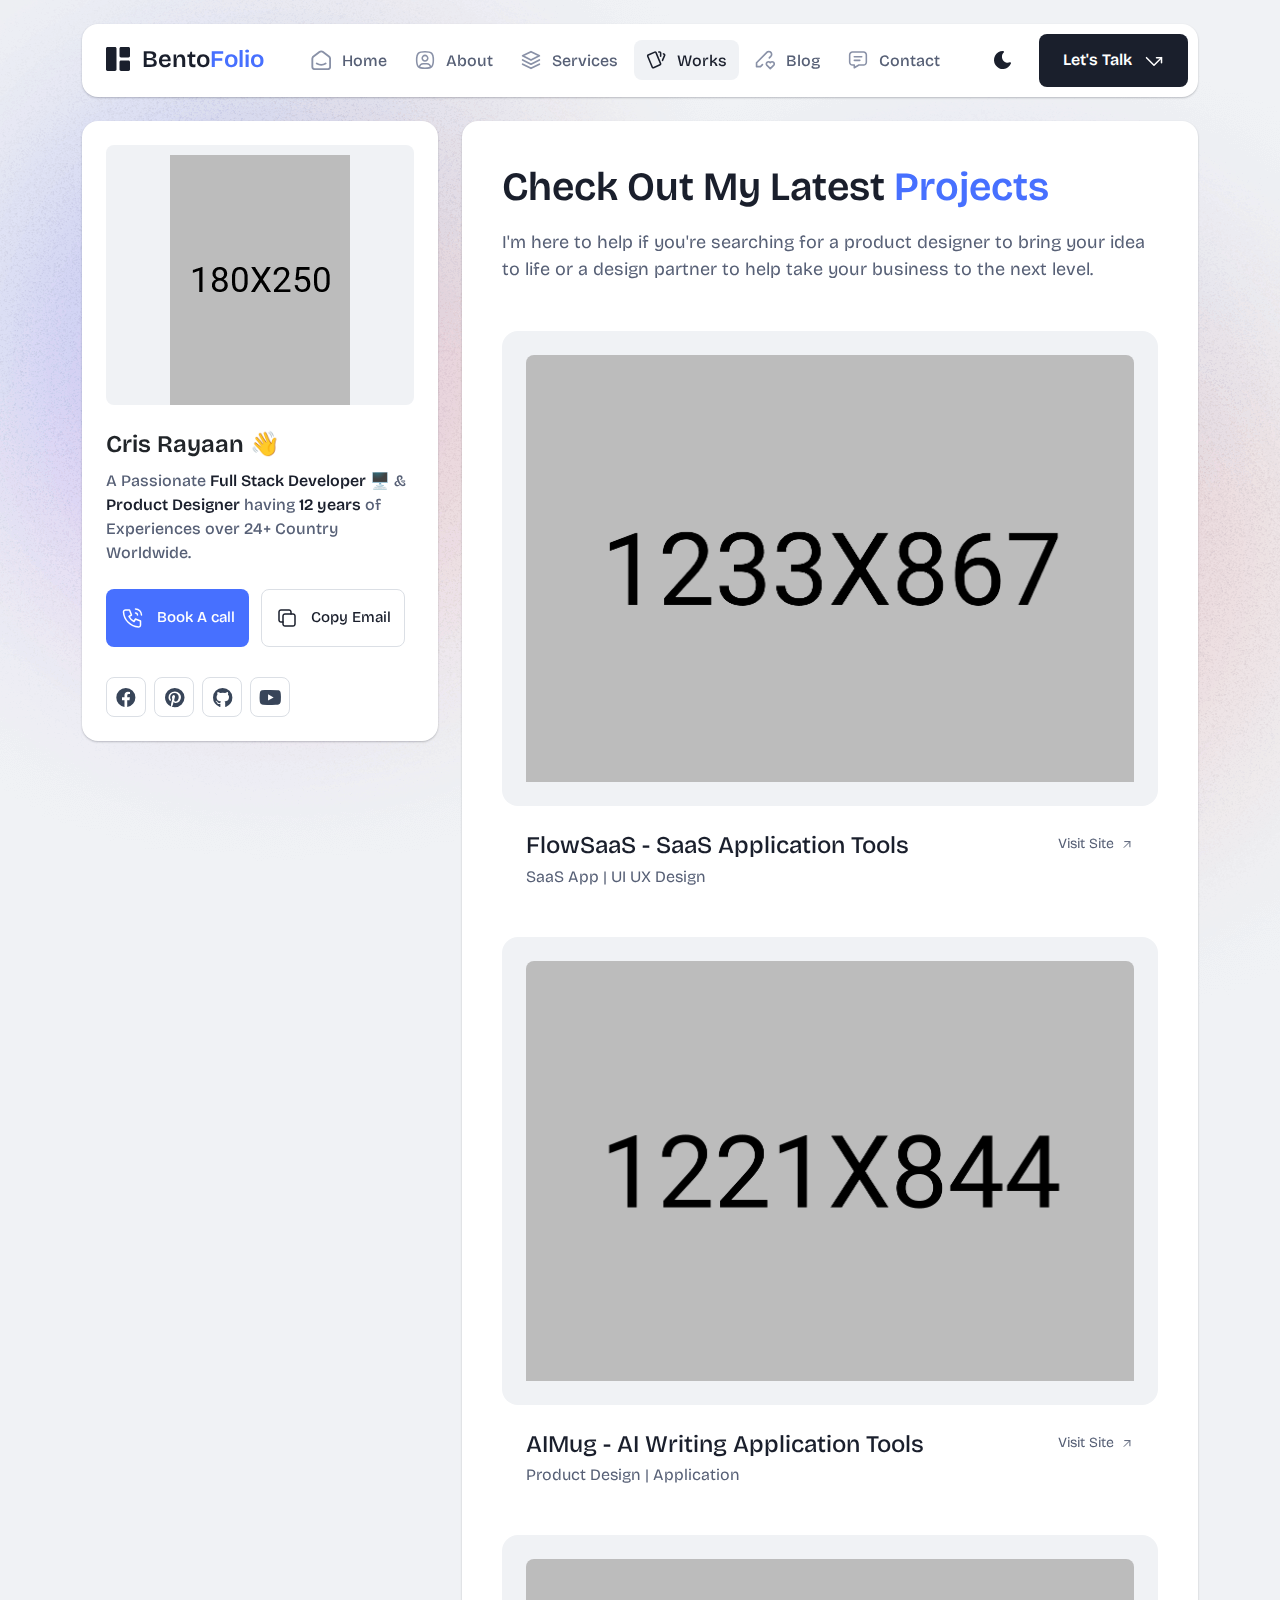
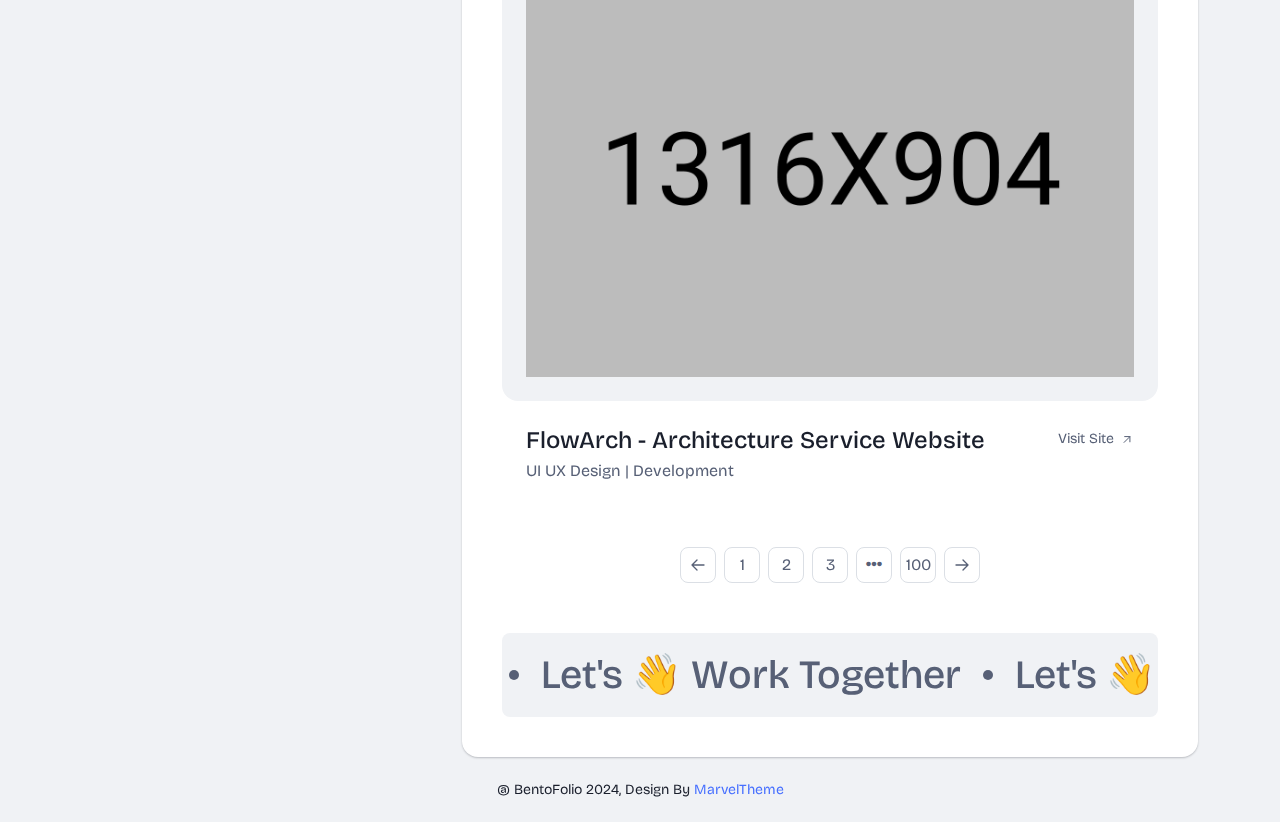
<file: portfolio.html>
<!DOCTYPE html>
<html lang="en">

<head>
  <meta charset="UTF-8">
  <meta http-equiv="X-UA-Compatible" content="IE=edge">
  <title>Bentofolio - Bootstrap Personal Portfolio Template</title>
  <meta name="description" content="Bentofolio - Bootstrap Personal Portfolio Template">
  <meta name="viewport" content="width=device-width, initial-scale=1">

  <link rel="shortcut icon" type="image/x-icon" href="assets/img/favicon.svg">
  <!-- Place favicon.ico in the root directory -->

  <!-- CSS here -->
  <link rel="stylesheet" href="assets/css/bootstrap.min.css">
  <link rel="stylesheet" href="assets/fontawsome/css/all.min.css">
  <link rel="stylesheet" href="assets/fontawsome/css/fontawesome.min.css">
  <link rel="stylesheet" href="assets/css/slick.css">
  <link rel="stylesheet" href="assets/css/magnific-popup.css">
  <link rel="stylesheet" href="assets/css/style.css">
  <link rel="stylesheet" href="assets/css/responsive.css">
</head>

<body>
  <div id="page-content">
    <!-- header part start -->
    <header class="header-area">
      <nav class="navbar">
        <div class="container">
          <div class="menu-container">
            <div class="logo">
              <a class="navbar-brand me-0" href="index.html">
                <svg width="24" height="24" viewBox="0 0 24 24" fill="none" xmlns="http://www.w3.org/2000/svg">
                  <path
                    d="M0 1.5C0 1.10218 0.158035 0.720644 0.43934 0.43934C0.720644 0.158035 1.10218 0 1.5 0L9 0C9.39782 0 9.77936 0.158035 10.0607 0.43934C10.342 0.720644 10.5 1.10218 10.5 1.5V22.5C10.5 22.8978 10.342 23.2794 10.0607 23.5607C9.77936 23.842 9.39782 24 9 24H1.5C1.10218 24 0.720644 23.842 0.43934 23.5607C0.158035 23.2794 0 22.8978 0 22.5V1.5ZM13.5 1.5C13.5 1.10218 13.658 0.720644 13.9393 0.43934C14.2206 0.158035 14.6022 0 15 0L22.5 0C22.8978 0 23.2794 0.158035 23.5607 0.43934C23.842 0.720644 24 1.10218 24 1.5V9C24 9.39782 23.842 9.77936 23.5607 10.0607C23.2794 10.342 22.8978 10.5 22.5 10.5H15C14.6022 10.5 14.2206 10.342 13.9393 10.0607C13.658 9.77936 13.5 9.39782 13.5 9V1.5ZM13.5 15C13.5 14.6022 13.658 14.2206 13.9393 13.9393C14.2206 13.658 14.6022 13.5 15 13.5H22.5C22.8978 13.5 23.2794 13.658 23.5607 13.9393C23.842 14.2206 24 14.6022 24 15V22.5C24 22.8978 23.842 23.2794 23.5607 23.5607C23.2794 23.842 22.8978 24 22.5 24H15C14.6022 24 14.2206 23.842 13.9393 23.5607C13.658 23.2794 13.5 22.8978 13.5 22.5V15Z"
                    class="logo-icon" />
                </svg>
                <span>Bento<span class="primary">Folio</span></span>
              </a>
            </div>
            <div class="navbar-main d-flex flex-grow-1">
              <div class="logo inner-logo d-block d-xl-none">
                <a class="navbar-brand me-0" href="index.html">
                  <svg width="24" height="24" viewBox="0 0 24 24" fill="none" xmlns="http://www.w3.org/2000/svg">
                    <path
                      d="M0 1.5C0 1.10218 0.158035 0.720644 0.43934 0.43934C0.720644 0.158035 1.10218 0 1.5 0L9 0C9.39782 0 9.77936 0.158035 10.0607 0.43934C10.342 0.720644 10.5 1.10218 10.5 1.5V22.5C10.5 22.8978 10.342 23.2794 10.0607 23.5607C9.77936 23.842 9.39782 24 9 24H1.5C1.10218 24 0.720644 23.842 0.43934 23.5607C0.158035 23.2794 0 22.8978 0 22.5V1.5ZM13.5 1.5C13.5 1.10218 13.658 0.720644 13.9393 0.43934C14.2206 0.158035 14.6022 0 15 0L22.5 0C22.8978 0 23.2794 0.158035 23.5607 0.43934C23.842 0.720644 24 1.10218 24 1.5V9C24 9.39782 23.842 9.77936 23.5607 10.0607C23.2794 10.342 22.8978 10.5 22.5 10.5H15C14.6022 10.5 14.2206 10.342 13.9393 10.0607C13.658 9.77936 13.5 9.39782 13.5 9V1.5ZM13.5 15C13.5 14.6022 13.658 14.2206 13.9393 13.9393C14.2206 13.658 14.6022 13.5 15 13.5H22.5C22.8978 13.5 23.2794 13.658 23.5607 13.9393C23.842 14.2206 24 14.6022 24 15V22.5C24 22.8978 23.842 23.2794 23.5607 23.5607C23.2794 23.842 22.8978 24 22.5 24H15C14.6022 24 14.2206 23.842 13.9393 23.5607C13.658 23.2794 13.5 22.8978 13.5 22.5V15Z"
                      class="logo-icon" />
                  </svg>
                  <span>Bento<span class="primary">Folio</span></span>
                </a>
              </div>
              <ul class="navbar-info mx-auto">
                <li class="nav-item">
                  <a class="nav-link" aria-current="page" href="index.html">
                    <svg class="nav-icon" viewBox="0 0 15 15" fill="none" xmlns="http://www.w3.org/2000/svg">
                      <path
                        d="M13.475 4.92481L9.03083 1.46814C8.64082 1.16473 8.1608 1 7.66667 1C7.17254 1 6.69251 1.16473 6.3025 1.46814L1.8575 4.92481C1.59037 5.13254 1.37424 5.39858 1.22563 5.7026C1.07701 6.00662 0.99984 6.34058 1 6.67897V12.679C1 13.121 1.17559 13.5449 1.48816 13.8575C1.80072 14.17 2.22464 14.3456 2.66667 14.3456H12.6667C13.1087 14.3456 13.5326 14.17 13.8452 13.8575C14.1577 13.5449 14.3333 13.121 14.3333 12.679V6.67897C14.3333 5.99314 14.0167 5.34564 13.475 4.92481Z"
                        stroke-width="1.4" stroke-linecap="round" stroke-linejoin="round" />
                      <path d="M10.9753 10.1665C9.13359 11.2773 6.14859 11.2773 4.30859 10.1665" stroke-width="1.4"
                        stroke-linecap="round" stroke-linejoin="round" />
                    </svg>

                    <span>Home</span>
                  </a>
                </li>
                <li class="nav-item">
                  <a class="nav-link" href="about.html">
                    <svg class="nav-icon" viewBox="0 0 18 18" fill="none" xmlns="http://www.w3.org/2000/svg">
                      <path
                        d="M9 9.8335C9.66304 9.8335 10.2989 9.5701 10.7678 9.10126C11.2366 8.63242 11.5 7.99654 11.5 7.3335C11.5 6.67045 11.2366 6.03457 10.7678 5.56573C10.2989 5.09689 9.66304 4.8335 9 4.8335C8.33696 4.8335 7.70107 5.09689 7.23223 5.56573C6.76339 6.03457 6.5 6.67045 6.5 7.3335C6.5 7.99654 6.76339 8.63242 7.23223 9.10126C7.70107 9.5701 8.33696 9.8335 9 9.8335Z"
                        stroke-width="1.4" stroke-linecap="round" stroke-linejoin="round" />
                      <path
                        d="M9 1.5C15 1.5 16.5 3 16.5 9C16.5 15 15 16.5 9 16.5C3 16.5 1.5 15 1.5 9C1.5 3 3 1.5 9 1.5Z"
                        stroke-width="1.4" stroke-linecap="round" stroke-linejoin="round" />
                      <path
                        d="M4 15.7085V15.6668C4 14.7828 4.35119 13.9349 4.97631 13.3098C5.60143 12.6847 6.44928 12.3335 7.33333 12.3335H10.6667C11.5507 12.3335 12.3986 12.6847 13.0237 13.3098C13.6488 13.9349 14 14.7828 14 15.6668V15.7085"
                        stroke-width="1.4" stroke-linecap="round" stroke-linejoin="round" />
                    </svg>
                    About
                  </a>
                </li>
                <li class="nav-item">
                  <a class="nav-link" href="services.html">
                    <svg class="nav-icon" viewBox="0 0 16 16" fill="none" xmlns="http://www.w3.org/2000/svg">
                      <path d="M7.99967 1.3335L1.33301 4.66683L7.99967 8.00016L14.6663 4.66683L7.99967 1.3335Z"
                        stroke-width="1.4" stroke-linecap="round" stroke-linejoin="round" />
                      <path d="M1.33301 8L7.99967 11.3333L14.6663 8" stroke-width="1.4" stroke-linecap="round"
                        stroke-linejoin="round" />
                      <path d="M1.33301 11.3335L7.99967 14.6668L14.6663 11.3335" stroke-width="1.4"
                        stroke-linecap="round" stroke-linejoin="round" />
                    </svg>
                    Services
                  </a>
                </li>
                <li class="nav-item">
                  <a class="nav-link active" href="portfolio.html">
                    <svg class="nav-icon" viewBox="0 0 18 17" fill="none" xmlns="http://www.w3.org/2000/svg">
                      <path
                        d="M2.00326 3.99733L7.95159 1.40649C8.04974 1.36442 8.15533 1.34243 8.26212 1.34181C8.3689 1.34119 8.47473 1.36196 8.57337 1.40289C8.67201 1.44382 8.76145 1.50408 8.83642 1.58013C8.9114 1.65617 8.97039 1.74646 9.00992 1.84566L13.1133 11.764C13.1985 11.9651 13.2014 12.1917 13.1213 12.3949C13.0412 12.5982 12.8845 12.7618 12.6849 12.8507L6.73742 15.4415C6.63922 15.4837 6.53356 15.5058 6.42668 15.5065C6.3198 15.5072 6.21387 15.4864 6.11514 15.4455C6.0164 15.4046 5.92688 15.3442 5.85184 15.2681C5.7768 15.192 5.71778 15.1016 5.67826 15.0023L1.57492 5.08316C1.48963 4.88204 1.48673 4.65546 1.56684 4.45222C1.64696 4.24898 1.80367 4.08616 2.00326 3.99733Z"
                        stroke-width="1.4" stroke-linecap="round" stroke-linejoin="round" />
                      <path
                        d="M11.5 1.3335H12.3333C12.5543 1.3335 12.7663 1.42129 12.9226 1.57757C13.0789 1.73385 13.1667 1.94582 13.1667 2.16683V5.0835"
                        stroke-width="1.4" stroke-linecap="round" stroke-linejoin="round" />
                      <path
                        d="M15.6663 3C15.8863 3.09333 16.0997 3.18083 16.3063 3.2625C16.5098 3.34882 16.6706 3.51241 16.7534 3.71729C16.8362 3.92217 16.8343 4.15155 16.748 4.355L14.833 8.83334"
                        stroke-width="1.4" stroke-linecap="round" stroke-linejoin="round" />
                    </svg>
                    Works
                  </a>
                </li>
                <li class="nav-item">
                  <a class="nav-link" href="blog.html">
                    <svg class="nav-icon" viewBox="0 0 17 16" fill="none" xmlns="http://www.w3.org/2000/svg">
                      <path
                        d="M12.1663 6.16676L13.4163 4.91676C13.6352 4.69789 13.8088 4.43805 13.9273 4.15208C14.0457 3.86612 14.1067 3.55962 14.1067 3.25009C14.1067 2.94056 14.0457 2.63406 13.9273 2.3481C13.8088 2.06213 13.6352 1.80229 13.4163 1.58342C13.1975 1.36455 12.9376 1.19094 12.6517 1.07248C12.3657 0.954033 12.0592 0.893066 11.7497 0.893066C11.4401 0.893066 11.1336 0.954033 10.8477 1.07248C10.5617 1.19094 10.3019 1.36455 10.083 1.58342L1.33301 10.3334V13.6668H4.66634L6.33301 12.0001"
                        stroke-width="1.4" stroke-linecap="round" stroke-linejoin="round" />
                      <path
                        d="M13.0004 15.3335L15.7921 12.5968C15.9633 12.4307 16.0995 12.232 16.1926 12.0124C16.2857 11.7927 16.3339 11.5567 16.3343 11.3181C16.3347 11.0796 16.2873 10.8434 16.1948 10.6235C16.1024 10.4035 15.9669 10.2044 15.7963 10.0377C15.448 9.69712 14.9806 9.50602 14.4935 9.50509C14.0065 9.50415 13.5383 9.69346 13.1888 10.0327L13.0021 10.216L12.8163 10.0327C12.4681 9.69237 12.0008 9.50143 11.5139 9.50049C11.0271 9.49956 10.5591 9.68871 10.2096 10.0277C10.0383 10.1937 9.9021 10.3924 9.80891 10.612C9.71572 10.8316 9.66746 11.0677 9.667 11.3062C9.66653 11.5447 9.71386 11.781 9.80619 12.0009C9.89853 12.2209 10.034 12.4201 10.2046 12.5868L13.0004 15.3335Z"
                        stroke-width="1.4" stroke-linecap="round" stroke-linejoin="round" />
                    </svg>
                    Blog
                  </a>
                </li>
                <li class="nav-item">
                  <a class="nav-link" href="contact.html">
                    <svg class="nav-icon" viewBox="0 0 18 17" fill="none" xmlns="http://www.w3.org/2000/svg">
                      <path d="M5.66699 5.5H12.3337" stroke-width="1.4" stroke-linecap="round"
                        stroke-linejoin="round" />
                      <path d="M5.66699 8.8335H10.667" stroke-width="1.4" stroke-linecap="round"
                        stroke-linejoin="round" />
                      <path
                        d="M14 1.3335C14.663 1.3335 15.2989 1.59689 15.7678 2.06573C16.2366 2.53457 16.5 3.17045 16.5 3.8335V10.5002C16.5 11.1632 16.2366 11.7991 15.7678 12.2679C15.2989 12.7368 14.663 13.0002 14 13.0002H9.83333L5.66667 15.5002V13.0002H4C3.33696 13.0002 2.70107 12.7368 2.23223 12.2679C1.76339 11.7991 1.5 11.1632 1.5 10.5002V3.8335C1.5 3.17045 1.76339 2.53457 2.23223 2.06573C2.70107 1.59689 3.33696 1.3335 4 1.3335H14Z"
                        stroke-width="1.4" stroke-linecap="round" stroke-linejoin="round" />
                    </svg>
                    Contact
                  </a>
                </li>
              </ul>
              <div class="header-right-info d-flex align-items-center">
                <button class="theme-control-btn">
                  <span class="dark">
                    <svg width="24" height="24" viewBox="0 0 24 24" fill="none" xmlns="http://www.w3.org/2000/svg">
                      <path
                        d="M11.8005 3C10.207 3.0003 8.64356 3.44286 7.27683 4.28049C5.91011 5.11811 4.79139 6.31937 4.04002 7.75612C3.28865 9.19288 2.93281 10.8112 3.01046 12.4386C3.08811 14.0659 3.59633 15.6411 4.48091 16.9963C5.3655 18.3514 6.59326 19.4356 8.03324 20.1333C9.47322 20.8309 11.0714 21.1157 12.6573 20.9574C14.2432 20.7991 15.7573 20.2036 17.0381 19.2344C18.319 18.2652 19.3185 16.9587 19.9301 15.4542C20.2302 14.7162 19.5111 13.9746 18.7875 14.2752C17.5475 14.7888 16.1706 14.8418 14.8963 14.425C13.622 14.0082 12.5308 13.1479 11.8126 11.9937C11.0943 10.8396 10.7943 9.4645 10.9648 8.10764C11.1353 6.75077 11.7655 5.49792 12.7458 4.5669L12.8136 4.4949C13.2986 3.9279 12.913 3.0072 12.1464 3.0072H11.9122L11.8524 3.0018L11.7996 3H11.8005Z"
                        fill="#1A1F2C" />
                    </svg>
                    <small class="theme-text d-block d-xl-none">Change appearance</small>
                  </span>
                  <span class="light">
                    <svg width="24" height="24" viewBox="0 0 24 24" fill="none" xmlns="http://www.w3.org/2000/svg">
                      <path
                        d="M12 19C12.2449 19 12.4813 19.09 12.6644 19.2527C12.8474 19.4155 12.9643 19.6397 12.993 19.883L13 20V21C12.9997 21.2549 12.9021 21.5 12.7272 21.6854C12.5522 21.8707 12.313 21.9822 12.0586 21.9972C11.8042 22.0121 11.5536 21.9293 11.3582 21.7657C11.1627 21.6021 11.0371 21.3701 11.007 21.117L11 21V20C11 19.7348 11.1054 19.4804 11.2929 19.2929C11.4804 19.1054 11.7348 19 12 19Z"
                        fill="#FD7E41" />
                      <path
                        d="M18.3127 16.9099L18.4067 16.9929L19.1067 17.6929C19.2861 17.8729 19.3902 18.1144 19.398 18.3683C19.4057 18.6223 19.3165 18.8697 19.1485 19.0602C18.9804 19.2508 18.7462 19.3702 18.4933 19.3943C18.2403 19.4184 17.9877 19.3454 17.7867 19.1899L17.6927 19.1069L16.9927 18.4069C16.8202 18.2347 16.7165 18.0053 16.7012 17.7619C16.6859 17.5186 16.76 17.278 16.9097 17.0855C17.0593 16.893 17.2741 16.7618 17.5137 16.7166C17.7533 16.6713 18.0012 16.7152 18.2107 16.8399L18.3127 16.9099Z"
                        fill="#FD7E41" />
                      <path
                        d="M7.00747 16.993C7.17965 17.1652 7.28308 17.3943 7.29836 17.6373C7.31364 17.8803 7.23972 18.1206 7.09047 18.313L7.00747 18.407L6.30747 19.107C6.12751 19.2863 5.88604 19.3905 5.63209 19.3982C5.37814 19.406 5.13076 19.3168 4.94019 19.1487C4.74963 18.9807 4.63017 18.7464 4.60607 18.4935C4.58198 18.2406 4.65506 17.988 4.81047 17.787L4.89347 17.693L5.59347 16.993C5.781 16.8055 6.03531 16.7002 6.30047 16.7002C6.56563 16.7002 6.81994 16.8055 7.00747 16.993Z"
                        fill="#FD7E41" />
                      <path
                        d="M3.99987 11C4.25475 11.0003 4.4999 11.0979 4.68524 11.2728C4.87057 11.4478 4.9821 11.687 4.99704 11.9414C5.01198 12.1958 4.92919 12.4464 4.7656 12.6418C4.60201 12.8373 4.36996 12.9629 4.11687 12.993L3.99987 13H2.99987C2.74499 12.9997 2.49984 12.9021 2.3145 12.7272C2.12916 12.5522 2.01763 12.313 2.0027 12.0586C1.98776 11.8042 2.07054 11.5536 2.23413 11.3582C2.39772 11.1627 2.62977 11.0371 2.88287 11.007L2.99987 11H3.99987Z"
                        fill="#FD7E41" />
                      <path
                        d="M20.9999 11C21.2547 11.0003 21.4999 11.0979 21.6852 11.2728C21.8706 11.4478 21.9821 11.687 21.997 11.9414C22.012 12.1958 21.9292 12.4464 21.7656 12.6418C21.602 12.8373 21.37 12.9629 21.1169 12.993L20.9999 13H19.9999C19.745 12.9997 19.4998 12.9021 19.3145 12.7272C19.1292 12.5522 19.0176 12.313 19.0027 12.0586C18.9878 11.8042 19.0705 11.5536 19.2341 11.3582C19.3977 11.1627 19.6298 11.0371 19.8829 11.007L19.9999 11H20.9999Z"
                        fill="#FD7E41" />
                      <path
                        d="M6.21264 4.80985L6.30664 4.89285L7.00664 5.59285C7.18599 5.77281 7.29011 6.01429 7.29787 6.26824C7.30562 6.52219 7.21642 6.76957 7.04839 6.96013C6.88036 7.1507 6.64609 7.27016 6.39316 7.29425C6.14024 7.31834 5.88763 7.24526 5.68664 7.08985L5.59264 7.00685L4.89264 6.30685C4.72073 6.13453 4.61757 5.90543 4.6025 5.66248C4.58744 5.41954 4.6615 5.17945 4.8108 4.98721C4.9601 4.79497 5.1744 4.66378 5.41351 4.61824C5.65262 4.57271 5.90013 4.61594 6.10964 4.73985L6.21264 4.80985Z"
                        fill="#FD7E41" />
                      <path
                        d="M19.1071 4.89288C19.2793 5.06508 19.3827 5.29418 19.398 5.5372C19.4132 5.78023 19.3393 6.02048 19.1901 6.21288L19.1071 6.30688L18.4071 7.00688C18.2271 7.18623 17.9856 7.29036 17.7317 7.29811C17.4777 7.30587 17.2304 7.21667 17.0398 7.04864C16.8492 6.8806 16.7298 6.64633 16.7057 6.39341C16.6816 6.14049 16.7547 5.88788 16.9101 5.68688L16.9931 5.59288L17.6931 4.89288C17.8806 4.70541 18.1349 4.6001 18.4001 4.6001C18.6652 4.6001 18.9196 4.70541 19.1071 4.89288Z"
                        fill="#FD7E41" />
                      <path
                        d="M12 2C12.2449 2.00003 12.4813 2.08996 12.6644 2.25272C12.8474 2.41547 12.9643 2.63975 12.993 2.883L13 3V4C12.9997 4.25488 12.9021 4.50003 12.7272 4.68537C12.5522 4.8707 12.313 4.98223 12.0586 4.99717C11.8042 5.01211 11.5536 4.92933 11.3582 4.76573C11.1627 4.60214 11.0371 4.3701 11.007 4.117L11 4V3C11 2.73478 11.1054 2.48043 11.2929 2.29289C11.4804 2.10536 11.7348 2 12 2Z"
                        fill="#FD7E41" />
                      <path
                        d="M12 7C12.9797 6.99994 13.9378 7.28769 14.7553 7.8275C15.5729 8.36731 16.2138 9.1354 16.5986 10.0364C16.9833 10.9373 17.0949 11.9315 16.9195 12.8953C16.7441 13.8592 16.2893 14.7502 15.6118 15.4579C14.9343 16.1655 14.0638 16.6585 13.1085 16.8756C12.1532 17.0928 11.1552 17.0245 10.2383 16.6793C9.3215 16.334 8.52629 15.7271 7.95146 14.9338C7.37663 14.1405 7.04752 13.1958 7.005 12.217L7 12L7.005 11.783C7.06092 10.4958 7.61161 9.27978 8.54222 8.38866C9.47284 7.49754 10.7115 7.00007 12 7Z"
                        fill="#FD7E41" />
                    </svg>
                    <small class="theme-text d-block d-xl-none">Change appearance</small>
                  </span>
                </button>
                <a href="contact.html" class="lets-talk-btn">
                  Let's Talk
                  <svg class="icon" width="20" height="20" viewBox="0 0 20 20" fill="none"
                    xmlns="http://www.w3.org/2000/svg">
                    <path d="M17.5 11.6665V6.6665H12.5" stroke="white" stroke-width="1.5" stroke-linecap="round"
                      stroke-linejoin="round" />
                    <path d="M17.5 6.6665L10 14.1665L2.5 6.6665" stroke="white" stroke-width="1.5"
                      stroke-linecap="round" stroke-linejoin="round" />
                  </svg>
                </a>
              </div>
            </div>
            <div class="mobile-menu-overlay d-block d-lg-none"></div>
            <div class="mobile-menu-control-bar d-block d-xl-none">
              <button class="mobile-menu-control-bar">
                <i class="fas fa-bars"></i>
              </button>
            </div>
          </div>
        </div>
      </nav>
    </header>
    <!-- header part end -->

    <!-- main area part start -->
    <main>

      <section class="content-box-area mt-4">
        <div class="container">
          <div class="row g-4">
            <div class="col-xl-4">
              <div class="card profile-card">
                <div class="card-body">
                  <div class="image text-center">
                    <img src="assets/img/images/profile.png" alt="profile">
                  </div>
                  <div class="text">
                    <h3 class="card-title">Cris Rayaan 👋</h3>
                    <p>A Passionate <span>Full Stack Developer</span> 🖥️ & <span>Product Designer</span> having
                      <span>12
                        years</span> of Experiences over 24+
                      Country Worldwide.</p>
                    <div class="common-button-groups">
                      <a class="btn btn-call" href="#">
                        <svg class="icon" width="25" height="24" viewBox="0 0 25 24" fill="none"
                          xmlns="http://www.w3.org/2000/svg">
                          <path
                            d="M5.5 4H9.5L11.5 9L9 10.5C10.071 12.6715 11.8285 14.429 14 15.5L15.5 13L20.5 15V19C20.5 19.5304 20.2893 20.0391 19.9142 20.4142C19.5391 20.7893 19.0304 21 18.5 21C14.5993 20.763 10.9202 19.1065 8.15683 16.3432C5.3935 13.5798 3.73705 9.90074 3.5 6C3.5 5.46957 3.71071 4.96086 4.08579 4.58579C4.46086 4.21071 4.96957 4 5.5 4Z"
                            stroke="white" stroke-width="1.5" stroke-linecap="round" stroke-linejoin="round" />
                          <path
                            d="M15.5 7C16.0304 7 16.5391 7.21071 16.9142 7.58579C17.2893 7.96086 17.5 8.46957 17.5 9"
                            stroke="white" stroke-width="1.5" stroke-linecap="round" stroke-linejoin="round" />
                          <path d="M15.5 3C17.0913 3 18.6174 3.63214 19.7426 4.75736C20.8679 5.88258 21.5 7.4087 21.5 9"
                            stroke="white" stroke-width="1.5" stroke-linecap="round" stroke-linejoin="round" />
                        </svg>
                        Book A call
                      </a>
                      <button class="btn btn-copy" data-clipboard-text="example@example.com">
                        <svg class="icon" width="24" height="24" viewBox="0 0 24 24" fill="none"
                          xmlns="http://www.w3.org/2000/svg">
                          <path
                            d="M8 10C8 9.46957 8.21071 8.96086 8.58579 8.58579C8.96086 8.21071 9.46957 8 10 8H18C18.5304 8 19.0391 8.21071 19.4142 8.58579C19.7893 8.96086 20 9.46957 20 10V18C20 18.5304 19.7893 19.0391 19.4142 19.4142C19.0391 19.7893 18.5304 20 18 20H10C9.46957 20 8.96086 19.7893 8.58579 19.4142C8.21071 19.0391 8 18.5304 8 18V10Z"
                            stroke-width="1.5" stroke-linecap="round" stroke-linejoin="round" />
                          <path
                            d="M16 8V6C16 5.46957 15.7893 4.96086 15.4142 4.58579C15.0391 4.21071 14.5304 4 14 4H6C5.46957 4 4.96086 4.21071 4.58579 4.58579C4.21071 4.96086 4 5.46957 4 6V14C4 14.5304 4.21071 15.0391 4.58579 15.4142C4.96086 15.7893 5.46957 16 6 16H8"
                            stroke-width="1.5" stroke-linecap="round" stroke-linejoin="round" />
                        </svg>
                        Copy Email
                      </button>
                    </div>
                    <div class="social-media-icon">
                      <ul class="list-unstyled">
                        <li><a href="#"><i class="fab fa-facebook"></i></a></li>
                        <li><a href="#"><i class="fab fa-pinterest"></i></a></li>
                        <li><a href="#"><i class="fab fa-github"></i></a></li>
                        <li><a href="#"><i class="fab fa-youtube"></i></a></li>
                      </ul>
                    </div>
                  </div>
                </div>
              </div>
            </div>
            <div class="col-xl-8">
              <div class="card content-box-card">
                <div class="card-body portfolio-card">
                  <div class="top-info">
                    <div class="text">
                      <h1 class="main-title">Check Out My Latest <span>Projects</span></h1>
                      <p>I'm here to help if you're searching for a product designer to bring your idea to life or a
                        design partner to help take your business to the next level.</p>
                    </div>
                  </div>
                  <div class="portfolio-area">
                    <div class="row g-4 parent-container">
                      <div class="col-lg-12">
                        <div class="portfolio-item">
                          <div class="image">
                            <img src="assets/img/projects/project-1.png" alt="project-1" class="img-fluid w-100">
                            <a href="assets/img/projects/project-1.png"
                              class="gallery-popup full-image-preview parent-container">
                              <svg class="icon" xmlns="http://www.w3.org/2000/svg" viewBox="0 0 20 20" fill="none"
                                stroke="currentColor" stroke-linecap="round" stroke-linejoin="round" stroke-width="1.5">
                                <path d="M10 4.167v11.666M4.167 10h11.666"></path>
                              </svg>
                            </a>
                          </div>
                          <div class="text">
                            <div class="info">
                              <a href="portfolio-details.html" class="title">FlowSaaS - SaaS Application Tools</a>
                              <p class="subtitle">SaaS App | UI UX Design</p>
                            </div>
                            <div class="visite-btn">
                              <a href="portfolio-details.html">Visit Site
                                <svg class="arrow-up" width="14" height="15" viewBox="0 0 14 15" fill="none"
                                  xmlns="http://www.w3.org/2000/svg">
                                  <path d="M9.91634 4.5835L4.08301 10.4168" stroke-linecap="round"
                                    stroke-linejoin="round"></path>
                                  <path d="M4.66699 4.5835H9.91699V9.8335" stroke-linecap="round"
                                    stroke-linejoin="round"></path>
                                </svg>
                              </a>
                            </div>
                          </div>
                        </div>
                      </div>
                      <div class="col-lg-12">
                        <div class="portfolio-item">
                          <div class="image">
                            <img src="assets/img/projects/project-2.png" alt="project-2" class="img-fluid w-100">
                            <a href="assets/img/projects/project-2.png"
                              class="gallery-popup full-image-preview parent-container">
                              <svg class="icon" xmlns="http://www.w3.org/2000/svg" viewBox="0 0 20 20" fill="none"
                                stroke="currentColor" stroke-linecap="round" stroke-linejoin="round" stroke-width="1.5">
                                <path d="M10 4.167v11.666M4.167 10h11.666"></path>
                              </svg>
                            </a>
                          </div>
                          <div class="text">
                            <div class="info">
                              <a href="portfolio-details.html" class="title">AIMug - AI Writing Application Tools</a>
                              <p class="subtitle">Product Design | Application</p>
                            </div>
                            <div class="visite-btn">
                              <a href="portfolio-details.html">Visit Site
                                <svg class="arrow-up" width="14" height="15" viewBox="0 0 14 15" fill="none"
                                  xmlns="http://www.w3.org/2000/svg">
                                  <path d="M9.91634 4.5835L4.08301 10.4168" stroke-linecap="round"
                                    stroke-linejoin="round"></path>
                                  <path d="M4.66699 4.5835H9.91699V9.8335" stroke-linecap="round"
                                    stroke-linejoin="round"></path>
                                </svg>
                              </a>
                            </div>
                          </div>
                        </div>
                      </div>
                      <div class="col-lg-12">
                        <div class="portfolio-item">
                          <div class="image">
                            <img src="assets/img/projects/project-3.png" alt="project-3" class="img-fluid w-100">
                            <a href="assets/img/projects/project-3.png"
                              class="gallery-popup full-image-preview parent-container">
                              <svg class="icon" xmlns="http://www.w3.org/2000/svg" viewBox="0 0 20 20" fill="none"
                                stroke="currentColor" stroke-linecap="round" stroke-linejoin="round" stroke-width="1.5">
                                <path d="M10 4.167v11.666M4.167 10h11.666"></path>
                              </svg>
                            </a>
                          </div>
                          <div class="text">
                            <div class="info">
                              <a href="portfolio-details.html" class="title">FlowArch - Architecture Service Website</a>
                              <p class="subtitle">UI UX Design | Development</p>
                            </div>
                            <div class="visite-btn">
                              <a href="portfolio-details.html">Visit Site
                                <svg class="arrow-up" width="14" height="15" viewBox="0 0 14 15" fill="none"
                                  xmlns="http://www.w3.org/2000/svg">
                                  <path d="M9.91634 4.5835L4.08301 10.4168" stroke-linecap="round"
                                    stroke-linejoin="round"></path>
                                  <path d="M4.66699 4.5835H9.91699V9.8335" stroke-linecap="round"
                                    stroke-linejoin="round"></path>
                                </svg>
                              </a>
                            </div>
                          </div>
                        </div>
                      </div>
                    </div>
                    <div class="pagination">
                      <ul class="list-unstyled">
                        <li class="prev">
                          <button>
                            <svg class="icon" xmlns="http://www.w3.org/2000/svg" fill="none" viewBox="0 0 24 24"
                              stroke-width="2" stroke="currentColor">
                              <path stroke-linecap="round" stroke-linejoin="round"
                                d="M10.5 19.5 3 12m0 0 7.5-7.5M3 12h18"></path>
                            </svg>
                          </button>
                        </li>
                        <li><button>1</button></li>
                        <li><button>2</button></li>
                        <li><button>3</button></li>
                        <li>
                          <button class="next-page-btn">
                            <span class="dots"><i class="fas fa-ellipsis-h"></i></span>
                            <span class="next-page">
                              <svg class="icon icon-arrow-right" xmlns="http://www.w3.org/2000/svg" width="24"
                                height="24" viewBox="0 0 24 24" fill="none" stroke="currentColor" stroke-width="2"
                                stroke-linecap="round" stroke-linejoin="round">
                                <path d="m6 17 5-5-5-5"></path>
                                <path d="m13 17 5-5-5-5"></path>
                              </svg>
                            </span>
                            <span class="next-page-number">Next 4 pages</span>
                          </button>
                        </li>
                        <li><button>100</button></li>
                        <li class="next">
                          <button>
                            <svg class="icon" xmlns="http://www.w3.org/2000/svg" fill="none" viewBox="0 0 24 24"
                              stroke-width="2" stroke="currentColor">
                              <path stroke-linecap="round" stroke-linejoin="round"
                                d="M13.5 4.5 21 12m0 0-7.5 7.5M21 12H3"></path>
                            </svg>
                          </button>
                        </li>
                      </ul>
                    </div>
                  </div>

                  <div class="work-together-slider">
                    <div class="slider-main d-flex gap-4 align-items-center">
                      <div class="slider-item">
                        <a href="contact.html">Let's 👋 Work Together</a>
                        <a href="contact.html">Let's 👋 Work Together</a>
                      </div>
                      <div class="slider-item">
                        <a href="contact.html">Let's 👋 Work Together</a>
                        <a href="contact.html">Let's 👋 Work Together</a>
                      </div>
                    </div>
                  </div>
                </div>
              </div>
            </div>
          </div>
        </div>
      </section>

      <!-- background shape area start -->
      <div class="background-shapes">
        <div class="shape-1 common-shape">
          <img src="assets/img/bg/banner-shape-1.png" alt="banner-shape-1">
        </div>
        <div class="shape-2 common-shape">
          <img src="assets/img/bg/banner-shape-1.png" alt="banner-shape-1">
        </div>
        <div class="threed-shape-1 move-with-cursor" data-value="1">
          <img src="assets/img/bg/object-3d-1.png" alt="object-3d-1">
        </div>
        <div class="threed-shape-2 move-with-cursor" data-value="1">
          <img src="assets/img/bg/object-3d-2.png" alt="object-3d-2">
        </div>
      </div>
      <!-- background shape area end -->
    </main>
    <!-- main area part end -->

    <!-- footer part start -->
    <footer class="footer-area">
      <div class="container">
        <div class="text text-center">
          <p>@ BentoFolio 2024, Design By <a href="#">MarvelTheme</a></p>
        </div>
      </div>
    </footer>
    <!-- footer part end -->
  </div>

  <!-- JS here -->
  <script src="assets/js/vendor/jquery-3.6.0.min.js"></script>
  <script src="assets/js/bootstrap.bundle.min.js"></script>
  <script src="assets/js/jquery.magnific-popup.min.js"></script>
  <script src="assets/js/ajax-form.js"></script>
  <script src="assets/js/clipboard.min.js"></script>
  <script src="assets/js/slick.min.js"></script>
  <script src="assets/js/script.js"></script>
</body>


</html>
</file>
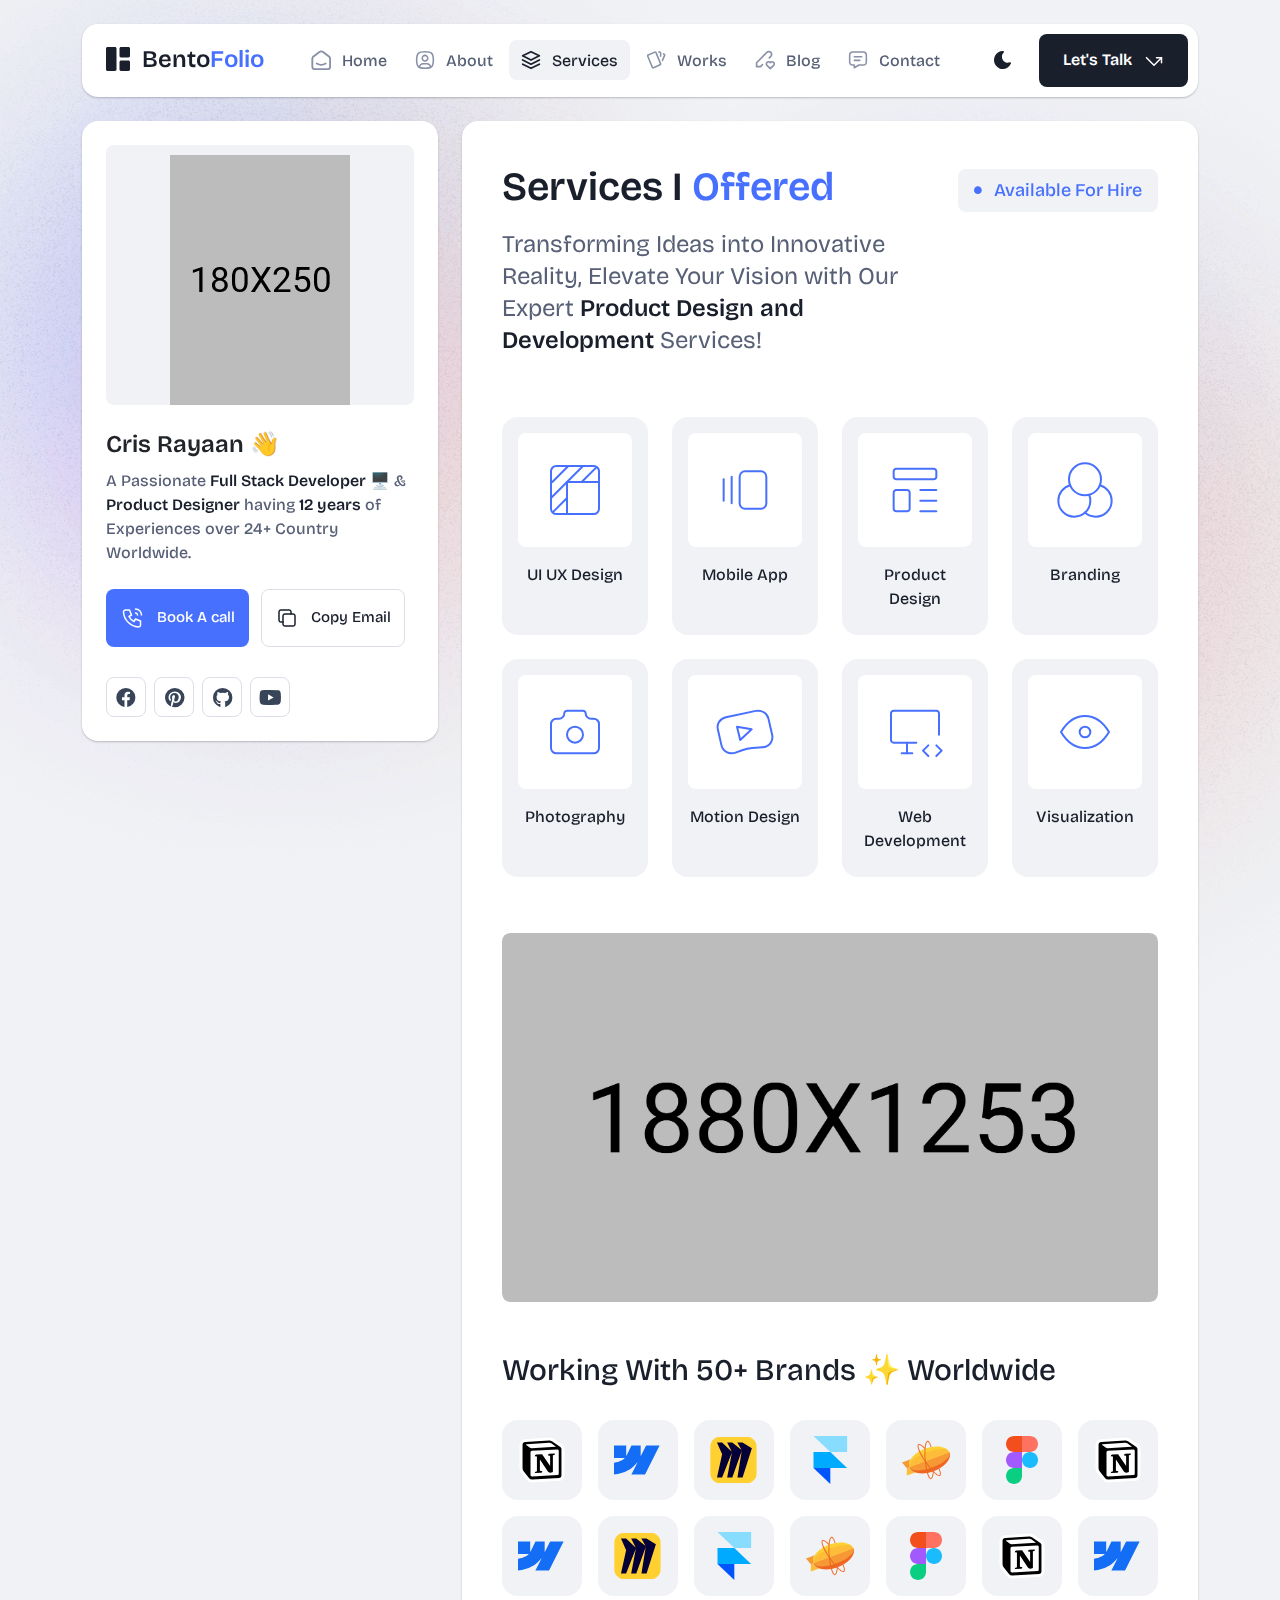
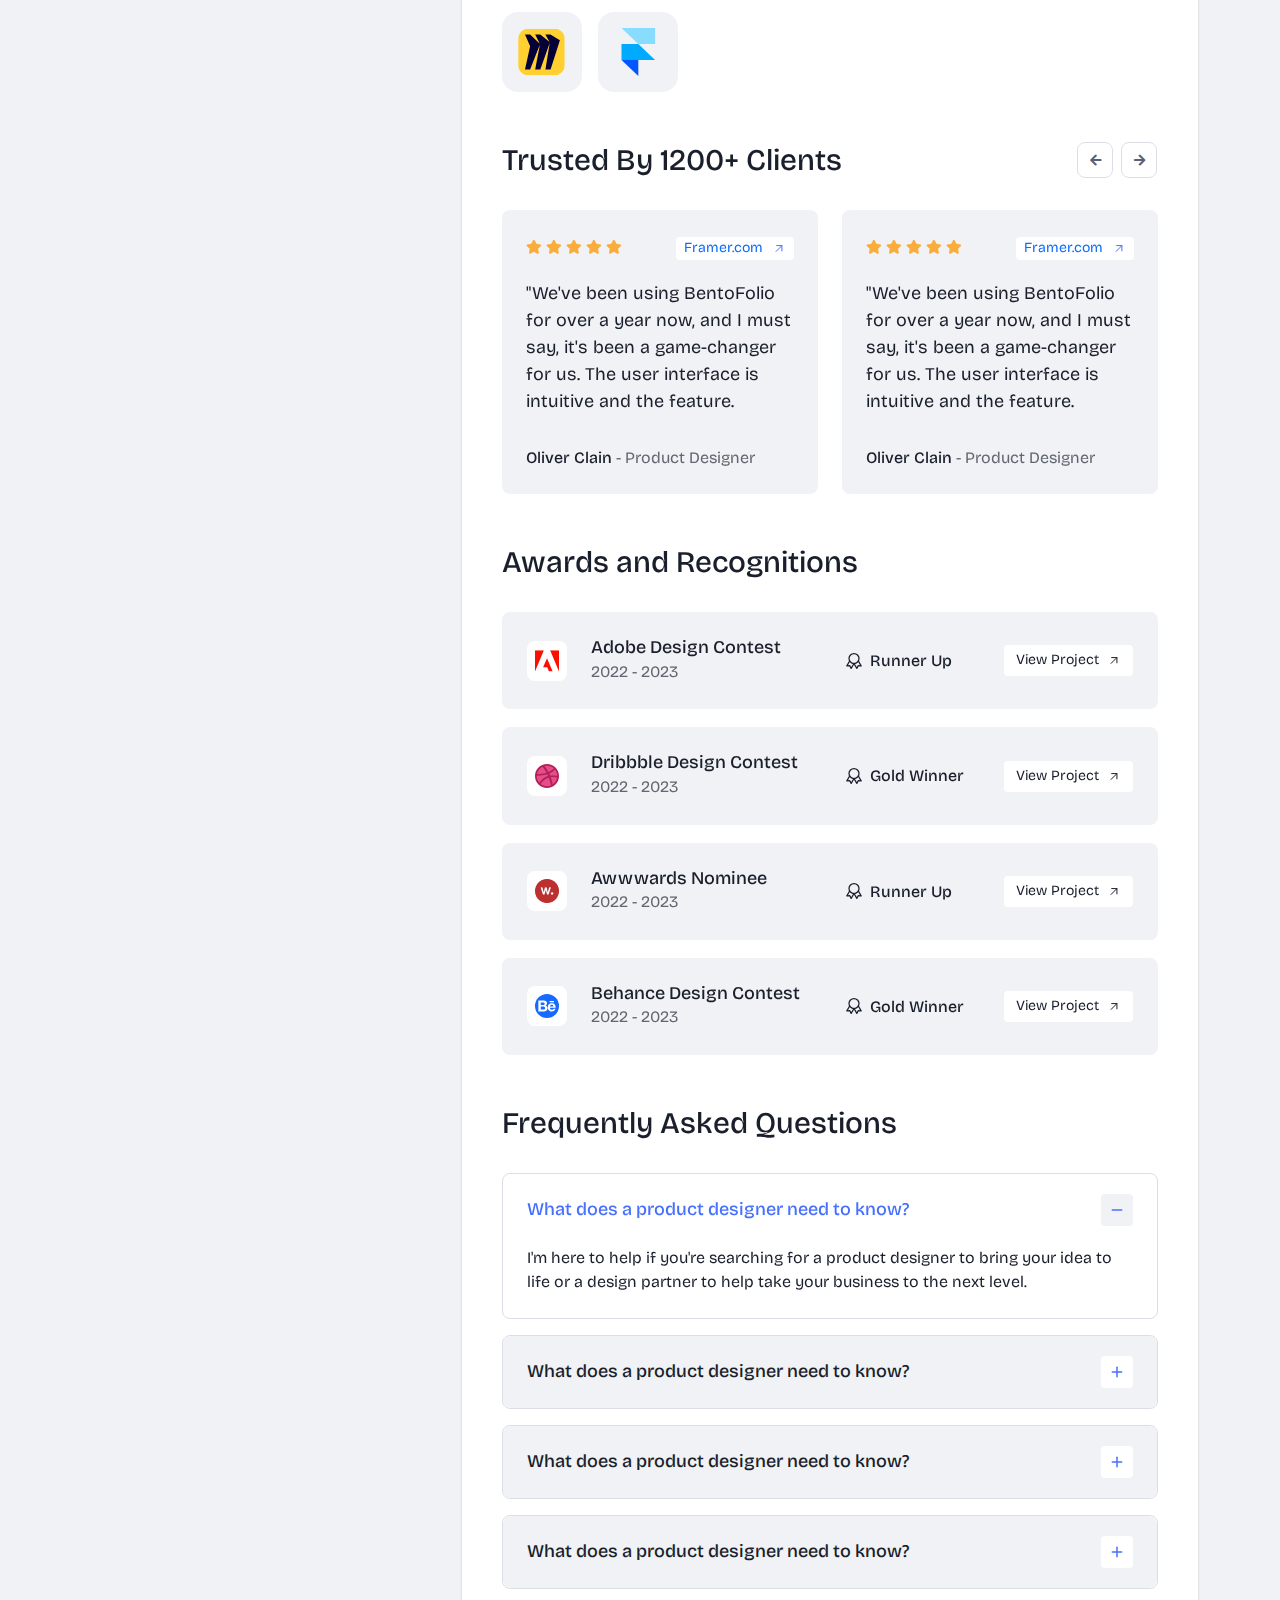
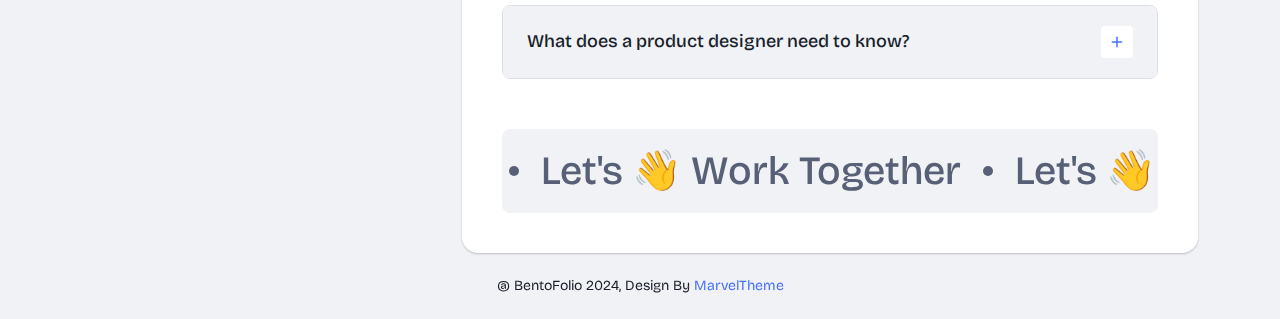
<file: services.html>
<!DOCTYPE html>
<html lang="en">

<head>
  <meta charset="UTF-8">
  <meta http-equiv="X-UA-Compatible" content="IE=edge">
  <title>Bentofolio - Bootstrap Personal Portfolio Template</title>
  <meta name="description" content="Bentofolio - Bootstrap Personal Portfolio Template">
  <meta name="viewport" content="width=device-width, initial-scale=1">

  <link rel="shortcut icon" type="image/x-icon" href="assets/img/favicon.svg">
  <!-- Place favicon.ico in the root directory -->

  <!-- CSS here -->
  <link rel="stylesheet" href="assets/css/bootstrap.min.css">
  <link rel="stylesheet" href="assets/fontawsome/css/all.min.css">
  <link rel="stylesheet" href="assets/fontawsome/css/fontawesome.min.css">
  <link rel="stylesheet" href="assets/css/slick.css">
  <link rel="stylesheet" href="assets/css/magnific-popup.css">
  <link rel="stylesheet" href="assets/css/style.css">
  <link rel="stylesheet" href="assets/css/responsive.css">
</head>

<body>
  <div id="page-content">
    <!-- header part start -->
    <header class="header-area">
      <nav class="navbar">
        <div class="container">
          <div class="menu-container">
            <div class="logo">
              <a class="navbar-brand me-0" href="index.html">
                <svg width="24" height="24" viewBox="0 0 24 24" fill="none" xmlns="http://www.w3.org/2000/svg">
                  <path
                    d="M0 1.5C0 1.10218 0.158035 0.720644 0.43934 0.43934C0.720644 0.158035 1.10218 0 1.5 0L9 0C9.39782 0 9.77936 0.158035 10.0607 0.43934C10.342 0.720644 10.5 1.10218 10.5 1.5V22.5C10.5 22.8978 10.342 23.2794 10.0607 23.5607C9.77936 23.842 9.39782 24 9 24H1.5C1.10218 24 0.720644 23.842 0.43934 23.5607C0.158035 23.2794 0 22.8978 0 22.5V1.5ZM13.5 1.5C13.5 1.10218 13.658 0.720644 13.9393 0.43934C14.2206 0.158035 14.6022 0 15 0L22.5 0C22.8978 0 23.2794 0.158035 23.5607 0.43934C23.842 0.720644 24 1.10218 24 1.5V9C24 9.39782 23.842 9.77936 23.5607 10.0607C23.2794 10.342 22.8978 10.5 22.5 10.5H15C14.6022 10.5 14.2206 10.342 13.9393 10.0607C13.658 9.77936 13.5 9.39782 13.5 9V1.5ZM13.5 15C13.5 14.6022 13.658 14.2206 13.9393 13.9393C14.2206 13.658 14.6022 13.5 15 13.5H22.5C22.8978 13.5 23.2794 13.658 23.5607 13.9393C23.842 14.2206 24 14.6022 24 15V22.5C24 22.8978 23.842 23.2794 23.5607 23.5607C23.2794 23.842 22.8978 24 22.5 24H15C14.6022 24 14.2206 23.842 13.9393 23.5607C13.658 23.2794 13.5 22.8978 13.5 22.5V15Z"
                    class="logo-icon" />
                </svg>
                <span>Bento<span class="primary">Folio</span></span>
              </a>
            </div>
            <div class="navbar-main d-flex flex-grow-1">
              <div class="logo inner-logo d-block d-xl-none">
                <a class="navbar-brand me-0" href="index.html">
                  <svg width="24" height="24" viewBox="0 0 24 24" fill="none" xmlns="http://www.w3.org/2000/svg">
                    <path
                      d="M0 1.5C0 1.10218 0.158035 0.720644 0.43934 0.43934C0.720644 0.158035 1.10218 0 1.5 0L9 0C9.39782 0 9.77936 0.158035 10.0607 0.43934C10.342 0.720644 10.5 1.10218 10.5 1.5V22.5C10.5 22.8978 10.342 23.2794 10.0607 23.5607C9.77936 23.842 9.39782 24 9 24H1.5C1.10218 24 0.720644 23.842 0.43934 23.5607C0.158035 23.2794 0 22.8978 0 22.5V1.5ZM13.5 1.5C13.5 1.10218 13.658 0.720644 13.9393 0.43934C14.2206 0.158035 14.6022 0 15 0L22.5 0C22.8978 0 23.2794 0.158035 23.5607 0.43934C23.842 0.720644 24 1.10218 24 1.5V9C24 9.39782 23.842 9.77936 23.5607 10.0607C23.2794 10.342 22.8978 10.5 22.5 10.5H15C14.6022 10.5 14.2206 10.342 13.9393 10.0607C13.658 9.77936 13.5 9.39782 13.5 9V1.5ZM13.5 15C13.5 14.6022 13.658 14.2206 13.9393 13.9393C14.2206 13.658 14.6022 13.5 15 13.5H22.5C22.8978 13.5 23.2794 13.658 23.5607 13.9393C23.842 14.2206 24 14.6022 24 15V22.5C24 22.8978 23.842 23.2794 23.5607 23.5607C23.2794 23.842 22.8978 24 22.5 24H15C14.6022 24 14.2206 23.842 13.9393 23.5607C13.658 23.2794 13.5 22.8978 13.5 22.5V15Z"
                      class="logo-icon" />
                  </svg>
                  <span>Bento<span class="primary">Folio</span></span>
                </a>
              </div>
              <ul class="navbar-info mx-auto">
                <li class="nav-item">
                  <a class="nav-link" aria-current="page" href="index.html">
                    <svg class="nav-icon" viewBox="0 0 15 15" fill="none" xmlns="http://www.w3.org/2000/svg">
                      <path
                        d="M13.475 4.92481L9.03083 1.46814C8.64082 1.16473 8.1608 1 7.66667 1C7.17254 1 6.69251 1.16473 6.3025 1.46814L1.8575 4.92481C1.59037 5.13254 1.37424 5.39858 1.22563 5.7026C1.07701 6.00662 0.99984 6.34058 1 6.67897V12.679C1 13.121 1.17559 13.5449 1.48816 13.8575C1.80072 14.17 2.22464 14.3456 2.66667 14.3456H12.6667C13.1087 14.3456 13.5326 14.17 13.8452 13.8575C14.1577 13.5449 14.3333 13.121 14.3333 12.679V6.67897C14.3333 5.99314 14.0167 5.34564 13.475 4.92481Z"
                        stroke-width="1.4" stroke-linecap="round" stroke-linejoin="round" />
                      <path d="M10.9753 10.1665C9.13359 11.2773 6.14859 11.2773 4.30859 10.1665" stroke-width="1.4"
                        stroke-linecap="round" stroke-linejoin="round" />
                    </svg>

                    <span>Home</span>
                  </a>
                </li>
                <li class="nav-item">
                  <a class="nav-link" href="about.html">
                    <svg class="nav-icon" viewBox="0 0 18 18" fill="none" xmlns="http://www.w3.org/2000/svg">
                      <path
                        d="M9 9.8335C9.66304 9.8335 10.2989 9.5701 10.7678 9.10126C11.2366 8.63242 11.5 7.99654 11.5 7.3335C11.5 6.67045 11.2366 6.03457 10.7678 5.56573C10.2989 5.09689 9.66304 4.8335 9 4.8335C8.33696 4.8335 7.70107 5.09689 7.23223 5.56573C6.76339 6.03457 6.5 6.67045 6.5 7.3335C6.5 7.99654 6.76339 8.63242 7.23223 9.10126C7.70107 9.5701 8.33696 9.8335 9 9.8335Z"
                        stroke-width="1.4" stroke-linecap="round" stroke-linejoin="round" />
                      <path
                        d="M9 1.5C15 1.5 16.5 3 16.5 9C16.5 15 15 16.5 9 16.5C3 16.5 1.5 15 1.5 9C1.5 3 3 1.5 9 1.5Z"
                        stroke-width="1.4" stroke-linecap="round" stroke-linejoin="round" />
                      <path
                        d="M4 15.7085V15.6668C4 14.7828 4.35119 13.9349 4.97631 13.3098C5.60143 12.6847 6.44928 12.3335 7.33333 12.3335H10.6667C11.5507 12.3335 12.3986 12.6847 13.0237 13.3098C13.6488 13.9349 14 14.7828 14 15.6668V15.7085"
                        stroke-width="1.4" stroke-linecap="round" stroke-linejoin="round" />
                    </svg>
                    About
                  </a>
                </li>
                <li class="nav-item">
                  <a class="nav-link active" href="services.html">
                    <svg class="nav-icon" viewBox="0 0 16 16" fill="none" xmlns="http://www.w3.org/2000/svg">
                      <path d="M7.99967 1.3335L1.33301 4.66683L7.99967 8.00016L14.6663 4.66683L7.99967 1.3335Z"
                        stroke-width="1.4" stroke-linecap="round" stroke-linejoin="round" />
                      <path d="M1.33301 8L7.99967 11.3333L14.6663 8" stroke-width="1.4" stroke-linecap="round"
                        stroke-linejoin="round" />
                      <path d="M1.33301 11.3335L7.99967 14.6668L14.6663 11.3335" stroke-width="1.4"
                        stroke-linecap="round" stroke-linejoin="round" />
                    </svg>
                    Services
                  </a>
                </li>
                <li class="nav-item">
                  <a class="nav-link" href="portfolio.html">
                    <svg class="nav-icon" viewBox="0 0 18 17" fill="none" xmlns="http://www.w3.org/2000/svg">
                      <path
                        d="M2.00326 3.99733L7.95159 1.40649C8.04974 1.36442 8.15533 1.34243 8.26212 1.34181C8.3689 1.34119 8.47473 1.36196 8.57337 1.40289C8.67201 1.44382 8.76145 1.50408 8.83642 1.58013C8.9114 1.65617 8.97039 1.74646 9.00992 1.84566L13.1133 11.764C13.1985 11.9651 13.2014 12.1917 13.1213 12.3949C13.0412 12.5982 12.8845 12.7618 12.6849 12.8507L6.73742 15.4415C6.63922 15.4837 6.53356 15.5058 6.42668 15.5065C6.3198 15.5072 6.21387 15.4864 6.11514 15.4455C6.0164 15.4046 5.92688 15.3442 5.85184 15.2681C5.7768 15.192 5.71778 15.1016 5.67826 15.0023L1.57492 5.08316C1.48963 4.88204 1.48673 4.65546 1.56684 4.45222C1.64696 4.24898 1.80367 4.08616 2.00326 3.99733Z"
                        stroke-width="1.4" stroke-linecap="round" stroke-linejoin="round" />
                      <path
                        d="M11.5 1.3335H12.3333C12.5543 1.3335 12.7663 1.42129 12.9226 1.57757C13.0789 1.73385 13.1667 1.94582 13.1667 2.16683V5.0835"
                        stroke-width="1.4" stroke-linecap="round" stroke-linejoin="round" />
                      <path
                        d="M15.6663 3C15.8863 3.09333 16.0997 3.18083 16.3063 3.2625C16.5098 3.34882 16.6706 3.51241 16.7534 3.71729C16.8362 3.92217 16.8343 4.15155 16.748 4.355L14.833 8.83334"
                        stroke-width="1.4" stroke-linecap="round" stroke-linejoin="round" />
                    </svg>
                    Works
                  </a>
                </li>
                <li class="nav-item">
                  <a class="nav-link" href="blog.html">
                    <svg class="nav-icon" viewBox="0 0 17 16" fill="none" xmlns="http://www.w3.org/2000/svg">
                      <path
                        d="M12.1663 6.16676L13.4163 4.91676C13.6352 4.69789 13.8088 4.43805 13.9273 4.15208C14.0457 3.86612 14.1067 3.55962 14.1067 3.25009C14.1067 2.94056 14.0457 2.63406 13.9273 2.3481C13.8088 2.06213 13.6352 1.80229 13.4163 1.58342C13.1975 1.36455 12.9376 1.19094 12.6517 1.07248C12.3657 0.954033 12.0592 0.893066 11.7497 0.893066C11.4401 0.893066 11.1336 0.954033 10.8477 1.07248C10.5617 1.19094 10.3019 1.36455 10.083 1.58342L1.33301 10.3334V13.6668H4.66634L6.33301 12.0001"
                        stroke-width="1.4" stroke-linecap="round" stroke-linejoin="round" />
                      <path
                        d="M13.0004 15.3335L15.7921 12.5968C15.9633 12.4307 16.0995 12.232 16.1926 12.0124C16.2857 11.7927 16.3339 11.5567 16.3343 11.3181C16.3347 11.0796 16.2873 10.8434 16.1948 10.6235C16.1024 10.4035 15.9669 10.2044 15.7963 10.0377C15.448 9.69712 14.9806 9.50602 14.4935 9.50509C14.0065 9.50415 13.5383 9.69346 13.1888 10.0327L13.0021 10.216L12.8163 10.0327C12.4681 9.69237 12.0008 9.50143 11.5139 9.50049C11.0271 9.49956 10.5591 9.68871 10.2096 10.0277C10.0383 10.1937 9.9021 10.3924 9.80891 10.612C9.71572 10.8316 9.66746 11.0677 9.667 11.3062C9.66653 11.5447 9.71386 11.781 9.80619 12.0009C9.89853 12.2209 10.034 12.4201 10.2046 12.5868L13.0004 15.3335Z"
                        stroke-width="1.4" stroke-linecap="round" stroke-linejoin="round" />
                    </svg>
                    Blog
                  </a>
                </li>
                <li class="nav-item">
                  <a class="nav-link" href="contact.html">
                    <svg class="nav-icon" viewBox="0 0 18 17" fill="none" xmlns="http://www.w3.org/2000/svg">
                      <path d="M5.66699 5.5H12.3337" stroke-width="1.4" stroke-linecap="round"
                        stroke-linejoin="round" />
                      <path d="M5.66699 8.8335H10.667" stroke-width="1.4" stroke-linecap="round"
                        stroke-linejoin="round" />
                      <path
                        d="M14 1.3335C14.663 1.3335 15.2989 1.59689 15.7678 2.06573C16.2366 2.53457 16.5 3.17045 16.5 3.8335V10.5002C16.5 11.1632 16.2366 11.7991 15.7678 12.2679C15.2989 12.7368 14.663 13.0002 14 13.0002H9.83333L5.66667 15.5002V13.0002H4C3.33696 13.0002 2.70107 12.7368 2.23223 12.2679C1.76339 11.7991 1.5 11.1632 1.5 10.5002V3.8335C1.5 3.17045 1.76339 2.53457 2.23223 2.06573C2.70107 1.59689 3.33696 1.3335 4 1.3335H14Z"
                        stroke-width="1.4" stroke-linecap="round" stroke-linejoin="round" />
                    </svg>
                    Contact
                  </a>
                </li>
              </ul>
              <div class="header-right-info d-flex align-items-center">
                <button class="theme-control-btn">
                  <span class="dark">
                    <svg width="24" height="24" viewBox="0 0 24 24" fill="none" xmlns="http://www.w3.org/2000/svg">
                      <path
                        d="M11.8005 3C10.207 3.0003 8.64356 3.44286 7.27683 4.28049C5.91011 5.11811 4.79139 6.31937 4.04002 7.75612C3.28865 9.19288 2.93281 10.8112 3.01046 12.4386C3.08811 14.0659 3.59633 15.6411 4.48091 16.9963C5.3655 18.3514 6.59326 19.4356 8.03324 20.1333C9.47322 20.8309 11.0714 21.1157 12.6573 20.9574C14.2432 20.7991 15.7573 20.2036 17.0381 19.2344C18.319 18.2652 19.3185 16.9587 19.9301 15.4542C20.2302 14.7162 19.5111 13.9746 18.7875 14.2752C17.5475 14.7888 16.1706 14.8418 14.8963 14.425C13.622 14.0082 12.5308 13.1479 11.8126 11.9937C11.0943 10.8396 10.7943 9.4645 10.9648 8.10764C11.1353 6.75077 11.7655 5.49792 12.7458 4.5669L12.8136 4.4949C13.2986 3.9279 12.913 3.0072 12.1464 3.0072H11.9122L11.8524 3.0018L11.7996 3H11.8005Z"
                        fill="#1A1F2C" />
                    </svg>
                    <small class="theme-text d-block d-xl-none">Change appearance</small>
                  </span>
                  <span class="light">
                    <svg width="24" height="24" viewBox="0 0 24 24" fill="none" xmlns="http://www.w3.org/2000/svg">
                      <path
                        d="M12 19C12.2449 19 12.4813 19.09 12.6644 19.2527C12.8474 19.4155 12.9643 19.6397 12.993 19.883L13 20V21C12.9997 21.2549 12.9021 21.5 12.7272 21.6854C12.5522 21.8707 12.313 21.9822 12.0586 21.9972C11.8042 22.0121 11.5536 21.9293 11.3582 21.7657C11.1627 21.6021 11.0371 21.3701 11.007 21.117L11 21V20C11 19.7348 11.1054 19.4804 11.2929 19.2929C11.4804 19.1054 11.7348 19 12 19Z"
                        fill="#FD7E41" />
                      <path
                        d="M18.3127 16.9099L18.4067 16.9929L19.1067 17.6929C19.2861 17.8729 19.3902 18.1144 19.398 18.3683C19.4057 18.6223 19.3165 18.8697 19.1485 19.0602C18.9804 19.2508 18.7462 19.3702 18.4933 19.3943C18.2403 19.4184 17.9877 19.3454 17.7867 19.1899L17.6927 19.1069L16.9927 18.4069C16.8202 18.2347 16.7165 18.0053 16.7012 17.7619C16.6859 17.5186 16.76 17.278 16.9097 17.0855C17.0593 16.893 17.2741 16.7618 17.5137 16.7166C17.7533 16.6713 18.0012 16.7152 18.2107 16.8399L18.3127 16.9099Z"
                        fill="#FD7E41" />
                      <path
                        d="M7.00747 16.993C7.17965 17.1652 7.28308 17.3943 7.29836 17.6373C7.31364 17.8803 7.23972 18.1206 7.09047 18.313L7.00747 18.407L6.30747 19.107C6.12751 19.2863 5.88604 19.3905 5.63209 19.3982C5.37814 19.406 5.13076 19.3168 4.94019 19.1487C4.74963 18.9807 4.63017 18.7464 4.60607 18.4935C4.58198 18.2406 4.65506 17.988 4.81047 17.787L4.89347 17.693L5.59347 16.993C5.781 16.8055 6.03531 16.7002 6.30047 16.7002C6.56563 16.7002 6.81994 16.8055 7.00747 16.993Z"
                        fill="#FD7E41" />
                      <path
                        d="M3.99987 11C4.25475 11.0003 4.4999 11.0979 4.68524 11.2728C4.87057 11.4478 4.9821 11.687 4.99704 11.9414C5.01198 12.1958 4.92919 12.4464 4.7656 12.6418C4.60201 12.8373 4.36996 12.9629 4.11687 12.993L3.99987 13H2.99987C2.74499 12.9997 2.49984 12.9021 2.3145 12.7272C2.12916 12.5522 2.01763 12.313 2.0027 12.0586C1.98776 11.8042 2.07054 11.5536 2.23413 11.3582C2.39772 11.1627 2.62977 11.0371 2.88287 11.007L2.99987 11H3.99987Z"
                        fill="#FD7E41" />
                      <path
                        d="M20.9999 11C21.2547 11.0003 21.4999 11.0979 21.6852 11.2728C21.8706 11.4478 21.9821 11.687 21.997 11.9414C22.012 12.1958 21.9292 12.4464 21.7656 12.6418C21.602 12.8373 21.37 12.9629 21.1169 12.993L20.9999 13H19.9999C19.745 12.9997 19.4998 12.9021 19.3145 12.7272C19.1292 12.5522 19.0176 12.313 19.0027 12.0586C18.9878 11.8042 19.0705 11.5536 19.2341 11.3582C19.3977 11.1627 19.6298 11.0371 19.8829 11.007L19.9999 11H20.9999Z"
                        fill="#FD7E41" />
                      <path
                        d="M6.21264 4.80985L6.30664 4.89285L7.00664 5.59285C7.18599 5.77281 7.29011 6.01429 7.29787 6.26824C7.30562 6.52219 7.21642 6.76957 7.04839 6.96013C6.88036 7.1507 6.64609 7.27016 6.39316 7.29425C6.14024 7.31834 5.88763 7.24526 5.68664 7.08985L5.59264 7.00685L4.89264 6.30685C4.72073 6.13453 4.61757 5.90543 4.6025 5.66248C4.58744 5.41954 4.6615 5.17945 4.8108 4.98721C4.9601 4.79497 5.1744 4.66378 5.41351 4.61824C5.65262 4.57271 5.90013 4.61594 6.10964 4.73985L6.21264 4.80985Z"
                        fill="#FD7E41" />
                      <path
                        d="M19.1071 4.89288C19.2793 5.06508 19.3827 5.29418 19.398 5.5372C19.4132 5.78023 19.3393 6.02048 19.1901 6.21288L19.1071 6.30688L18.4071 7.00688C18.2271 7.18623 17.9856 7.29036 17.7317 7.29811C17.4777 7.30587 17.2304 7.21667 17.0398 7.04864C16.8492 6.8806 16.7298 6.64633 16.7057 6.39341C16.6816 6.14049 16.7547 5.88788 16.9101 5.68688L16.9931 5.59288L17.6931 4.89288C17.8806 4.70541 18.1349 4.6001 18.4001 4.6001C18.6652 4.6001 18.9196 4.70541 19.1071 4.89288Z"
                        fill="#FD7E41" />
                      <path
                        d="M12 2C12.2449 2.00003 12.4813 2.08996 12.6644 2.25272C12.8474 2.41547 12.9643 2.63975 12.993 2.883L13 3V4C12.9997 4.25488 12.9021 4.50003 12.7272 4.68537C12.5522 4.8707 12.313 4.98223 12.0586 4.99717C11.8042 5.01211 11.5536 4.92933 11.3582 4.76573C11.1627 4.60214 11.0371 4.3701 11.007 4.117L11 4V3C11 2.73478 11.1054 2.48043 11.2929 2.29289C11.4804 2.10536 11.7348 2 12 2Z"
                        fill="#FD7E41" />
                      <path
                        d="M12 7C12.9797 6.99994 13.9378 7.28769 14.7553 7.8275C15.5729 8.36731 16.2138 9.1354 16.5986 10.0364C16.9833 10.9373 17.0949 11.9315 16.9195 12.8953C16.7441 13.8592 16.2893 14.7502 15.6118 15.4579C14.9343 16.1655 14.0638 16.6585 13.1085 16.8756C12.1532 17.0928 11.1552 17.0245 10.2383 16.6793C9.3215 16.334 8.52629 15.7271 7.95146 14.9338C7.37663 14.1405 7.04752 13.1958 7.005 12.217L7 12L7.005 11.783C7.06092 10.4958 7.61161 9.27978 8.54222 8.38866C9.47284 7.49754 10.7115 7.00007 12 7Z"
                        fill="#FD7E41" />
                    </svg>
                    <small class="theme-text d-block d-xl-none">Change appearance</small>
                  </span>
                </button>
                <a href="contact.html" class="lets-talk-btn">
                  Let's Talk
                  <svg class="icon" width="20" height="20" viewBox="0 0 20 20" fill="none"
                    xmlns="http://www.w3.org/2000/svg">
                    <path d="M17.5 11.6665V6.6665H12.5" stroke="white" stroke-width="1.5" stroke-linecap="round"
                      stroke-linejoin="round" />
                    <path d="M17.5 6.6665L10 14.1665L2.5 6.6665" stroke="white" stroke-width="1.5"
                      stroke-linecap="round" stroke-linejoin="round" />
                  </svg>
                </a>
              </div>
            </div>
            <div class="mobile-menu-overlay d-block d-lg-none"></div>
            <div class="mobile-menu-control-bar d-block d-xl-none">
              <button class="mobile-menu-control-bar">
                <i class="fas fa-bars"></i>
              </button>
            </div>
          </div>
        </div>
      </nav>
    </header>
    <!-- header part end -->

    <!-- main area part start -->
    <main>

      <section class="content-box-area mt-4">
        <div class="container">
          <div class="row g-4">
            <div class="col-xl-4">
              <div class="card profile-card">
                <div class="card-body">
                  <div class="image text-center">
                    <img src="assets/img/images/profile.png" alt="profile">
                  </div>
                  <div class="text">
                    <h3 class="card-title">Cris Rayaan 👋</h3>
                    <p>A Passionate <span>Full Stack Developer</span> 🖥️ & <span>Product Designer</span> having
                      <span>12
                        years</span> of Experiences over 24+
                      Country Worldwide.</p>
                    <div class="common-button-groups">
                      <a class="btn btn-call" href="#">
                        <svg class="icon" width="25" height="24" viewBox="0 0 25 24" fill="none"
                          xmlns="http://www.w3.org/2000/svg">
                          <path
                            d="M5.5 4H9.5L11.5 9L9 10.5C10.071 12.6715 11.8285 14.429 14 15.5L15.5 13L20.5 15V19C20.5 19.5304 20.2893 20.0391 19.9142 20.4142C19.5391 20.7893 19.0304 21 18.5 21C14.5993 20.763 10.9202 19.1065 8.15683 16.3432C5.3935 13.5798 3.73705 9.90074 3.5 6C3.5 5.46957 3.71071 4.96086 4.08579 4.58579C4.46086 4.21071 4.96957 4 5.5 4Z"
                            stroke="white" stroke-width="1.5" stroke-linecap="round" stroke-linejoin="round" />
                          <path
                            d="M15.5 7C16.0304 7 16.5391 7.21071 16.9142 7.58579C17.2893 7.96086 17.5 8.46957 17.5 9"
                            stroke="white" stroke-width="1.5" stroke-linecap="round" stroke-linejoin="round" />
                          <path d="M15.5 3C17.0913 3 18.6174 3.63214 19.7426 4.75736C20.8679 5.88258 21.5 7.4087 21.5 9"
                            stroke="white" stroke-width="1.5" stroke-linecap="round" stroke-linejoin="round" />
                        </svg>
                        Book A call
                      </a>
                      <button class="btn btn-copy" data-clipboard-text="example@example.com">
                        <svg class="icon" width="24" height="24" viewBox="0 0 24 24" fill="none"
                          xmlns="http://www.w3.org/2000/svg">
                          <path
                            d="M8 10C8 9.46957 8.21071 8.96086 8.58579 8.58579C8.96086 8.21071 9.46957 8 10 8H18C18.5304 8 19.0391 8.21071 19.4142 8.58579C19.7893 8.96086 20 9.46957 20 10V18C20 18.5304 19.7893 19.0391 19.4142 19.4142C19.0391 19.7893 18.5304 20 18 20H10C9.46957 20 8.96086 19.7893 8.58579 19.4142C8.21071 19.0391 8 18.5304 8 18V10Z"
                            stroke-width="1.5" stroke-linecap="round" stroke-linejoin="round" />
                          <path
                            d="M16 8V6C16 5.46957 15.7893 4.96086 15.4142 4.58579C15.0391 4.21071 14.5304 4 14 4H6C5.46957 4 4.96086 4.21071 4.58579 4.58579C4.21071 4.96086 4 5.46957 4 6V14C4 14.5304 4.21071 15.0391 4.58579 15.4142C4.96086 15.7893 5.46957 16 6 16H8"
                            stroke-width="1.5" stroke-linecap="round" stroke-linejoin="round" />
                        </svg>
                        Copy Email
                      </button>
                    </div>
                    <div class="social-media-icon">
                      <ul class="list-unstyled">
                        <li><a href="#"><i class="fab fa-facebook"></i></a></li>
                        <li><a href="#"><i class="fab fa-pinterest"></i></a></li>
                        <li><a href="#"><i class="fab fa-github"></i></a></li>
                        <li><a href="#"><i class="fab fa-youtube"></i></a></li>
                      </ul>
                    </div>
                  </div>
                </div>
              </div>
            </div>
            <div class="col-xl-8">
              <div class="card content-box-card">
                <div class="card-body">
                  <div class="top-info">
                    <div class="text">
                      <h1 class="main-title">Services I <span>Offered</span></h1>
                      <p>Transforming Ideas into Innovative Reality, Elevate Your Vision with Our Expert <b>Product
                          Design and Development</b> Services!</p>
                    </div>
                    <div class="available-btn">
                      <span><i class="fas fa-circle"></i> Available For Hire</span>
                    </div>
                  </div>
                  <div class="services">
                    <div class="row g-4">
                      <div class="col-md-3 col-sm-6 col-6">
                        <div class="services-item text-center">
                          <div class="image">
                            <img src="assets/img/icons/ui-ux.svg" alt="ui-ux">
                          </div>
                          <div class="text">
                            <h3 class="title">UI UX Design</h3>
                          </div>
                        </div>
                      </div>
                      <div class="col-md-3 col-sm-6 col-6">
                        <div class="services-item text-center">
                          <div class="image">
                            <img src="assets/img/icons/app.svg" alt="app">
                          </div>
                          <div class="text">
                            <h3 class="title">Mobile App</h3>
                          </div>
                        </div>
                      </div>
                      <div class="col-md-3 col-sm-6 col-6">
                        <div class="services-item text-center">
                          <div class="image">
                            <img src="assets/img/icons/prd-design.svg" alt="prd-design">
                          </div>
                          <div class="text">
                            <h3 class="title">Product Design</h3>
                          </div>
                        </div>
                      </div>
                      <div class="col-md-3 col-sm-6 col-6">
                        <div class="services-item text-center">
                          <div class="image">
                            <img src="assets/img/icons/branding.svg" alt="branding">
                          </div>
                          <div class="text">
                            <h3 class="title">Branding</h3>
                          </div>
                        </div>
                      </div>
                      <div class="col-md-3 col-sm-6 col-6">
                        <div class="services-item text-center">
                          <div class="image">
                            <img src="assets/img/icons/camera.svg" alt="camera">
                          </div>
                          <div class="text">
                            <h3 class="title">Photography</h3>
                          </div>
                        </div>
                      </div>
                      <div class="col-md-3 col-sm-6 col-6">
                        <div class="services-item text-center">
                          <div class="image">
                            <img src="assets/img/icons/youtube.svg" alt="youtube">
                          </div>
                          <div class="text">
                            <h3 class="title">Motion Design</h3>
                          </div>
                        </div>
                      </div>
                      <div class="col-md-3 col-sm-6 col-6">
                        <div class="services-item text-center">
                          <div class="image">
                            <img src="assets/img/icons/web-development.svg" alt="web-development">
                          </div>
                          <div class="text">
                            <h3 class="title">Web Development</h3>
                          </div>
                        </div>
                      </div>
                      <div class="col-md-3 col-sm-6 col-6">
                        <div class="services-item text-center">
                          <div class="image">
                            <img src="assets/img/icons/view.svg" alt="view">
                          </div>
                          <div class="text">
                            <h3 class="title">Visualization</h3>
                          </div>
                        </div>
                      </div>
                    </div>
                    <div class="block-image">
                      <img src="assets/img/blog/blog-img-1.jpg" alt="blog-img-1" class="img-fluid w-100">
                    </div>
                  </div>
                  <div class="working-with-area">
                    <h2 class="main-common-title">Working With 50+ Brands ✨ Worldwide
                    </h2>
                    <div class="working-with-main">
                      <div class="items">
                        <img src="assets/img/icons/notion.svg" alt="notion">
                      </div>
                      <div class="items">
                        <img src="assets/img/icons/webflow.svg" alt="webflow">
                      </div>
                      <div class="items">
                        <img src="assets/img/icons/mico.svg" alt="mico">
                      </div>
                      <div class="items">
                        <img src="assets/img/icons/framer.svg" alt="framer">
                      </div>
                      <div class="items">
                        <img src="assets/img/icons/zeplin.svg" alt="zeplin">
                      </div>
                      <div class="items">
                        <img src="assets/img/icons/figma.svg" alt="figma">
                      </div>
                      <div class="items">
                        <img src="assets/img/icons/notion.svg" alt="notion">
                      </div>
                      <div class="items">
                        <img src="assets/img/icons/webflow.svg" alt="webflow">
                      </div>
                      <div class="items">
                        <img src="assets/img/icons/mico.svg" alt="mico">
                      </div>
                      <div class="items">
                        <img src="assets/img/icons/framer.svg" alt="framer">
                      </div>
                      <div class="items">
                        <img src="assets/img/icons/zeplin.svg" alt="zeplin">
                      </div>
                      <div class="items">
                        <img src="assets/img/icons/figma.svg" alt="figma">
                      </div>
                      <div class="items">
                        <img src="assets/img/icons/notion.svg" alt="notion">
                      </div>
                      <div class="items">
                        <img src="assets/img/icons/webflow.svg" alt="webflow">
                      </div>
                      <div class="items">
                        <img src="assets/img/icons/mico.svg" alt="mico">
                      </div>
                      <div class="items">
                        <img src="assets/img/icons/framer.svg" alt="framer">
                      </div>
                    </div>
                  </div>
                  <div class="client-feedback">
                    <h2 class="main-common-title">Trusted By 1200+ Clients
                    </h2>
                    <div class="row client-feedback-slider">
                      <div class="col-lg-6">
                        <div class="feedback-item">
                          <div class="feedback-top-info">
                            <div class="rating">
                              <i class="fas fa-star"></i>
                              <i class="fas fa-star"></i>
                              <i class="fas fa-star"></i>
                              <i class="fas fa-star"></i>
                              <i class="fas fa-star"></i>
                            </div>
                            <div class="website">
                              <a href="#">Framer.com
                                <svg class="arrow-up" width="14" height="15" viewBox="0 0 14 15" fill="none"
                                  xmlns="http://www.w3.org/2000/svg">
                                  <path d="M9.91634 4.5835L4.08301 10.4168" stroke-linecap="round"
                                    stroke-linejoin="round" />
                                  <path d="M4.66699 4.5835H9.91699V9.8335" stroke-linecap="round"
                                    stroke-linejoin="round" />
                                </svg>
                              </a>
                            </div>
                          </div>
                          <div class="details">
                            <p>
                              "We've been using BentoFolio for over a year now, and I must say, it's been a game-changer
                              for us. The user interface is intuitive and the feature.
                            </p>
                          </div>
                          <div class="designation">
                            <p><span>Oliver Clain</span> - Product Designer</p>
                          </div>
                        </div>
                      </div>
                      <div class="col-lg-6">
                        <div class="feedback-item">
                          <div class="feedback-top-info">
                            <div class="rating">
                              <i class="fas fa-star"></i>
                              <i class="fas fa-star"></i>
                              <i class="fas fa-star"></i>
                              <i class="fas fa-star"></i>
                              <i class="fas fa-star"></i>
                            </div>
                            <div class="website">
                              <a href="#">Framer.com
                                <svg class="arrow-up" width="14" height="15" viewBox="0 0 14 15" fill="none"
                                  xmlns="http://www.w3.org/2000/svg">
                                  <path d="M9.91634 4.5835L4.08301 10.4168" stroke-linecap="round"
                                    stroke-linejoin="round" />
                                  <path d="M4.66699 4.5835H9.91699V9.8335" stroke-linecap="round"
                                    stroke-linejoin="round" />
                                </svg>
                              </a>
                            </div>
                          </div>
                          <div class="details">
                            <p>
                              "We've been using BentoFolio for over a year now, and I must say, it's been a game-changer
                              for us. The user interface is intuitive and the feature.
                            </p>
                          </div>
                          <div class="designation">
                            <p><span>Oliver Clain</span> - Product Designer</p>
                          </div>
                        </div>
                      </div>
                      <div class="col-lg-6">
                        <div class="feedback-item">
                          <div class="feedback-top-info">
                            <div class="rating">
                              <i class="fas fa-star"></i>
                              <i class="fas fa-star"></i>
                              <i class="fas fa-star"></i>
                              <i class="fas fa-star"></i>
                              <i class="fas fa-star"></i>
                            </div>
                            <div class="website">
                              <a href="#">Framer.com
                                <svg class="arrow-up" width="14" height="15" viewBox="0 0 14 15" fill="none"
                                  xmlns="http://www.w3.org/2000/svg">
                                  <path d="M9.91634 4.5835L4.08301 10.4168" stroke-linecap="round"
                                    stroke-linejoin="round" />
                                  <path d="M4.66699 4.5835H9.91699V9.8335" stroke-linecap="round"
                                    stroke-linejoin="round" />
                                </svg>
                              </a>
                            </div>
                          </div>
                          <div class="details">
                            <p>
                              "We've been using BentoFolio for over a year now, and I must say, it's been a game-changer
                              for us. The user interface is intuitive and the feature.
                            </p>
                          </div>
                          <div class="designation">
                            <p><span>Oliver Clain</span> - Product Designer</p>
                          </div>
                        </div>
                      </div>
                    </div>
                  </div>
                  <div class="awards-recognitions">
                    <h2 class="main-common-title">Awards and Recognitions
                    </h2>
                    <div class="awards-recognitions-main">
                      <ul class="list-unstyled">
                        <li>
                          <a href="#" class="d-block w-100">
                            <div class="awards-item">
                              <div class="award-name">
                                <div class="icon">
                                  <img src="assets/img/icons/adobe.svg" alt="adobe">
                                </div>
                                <div class="text">
                                  <h4 class="title">Adobe Design Contest</h4>
                                  <p class="year">2022 - 2023</p>
                                </div>
                              </div>
                              <div class="winner-tag">
                                <h4 class="title">
                                  <svg class="icon" width="24" height="24" viewBox="0 0 24 24" fill="none"
                                    xmlns="http://www.w3.org/2000/svg">
                                    <path
                                      d="M6 9C6 10.5913 6.63214 12.1174 7.75736 13.2426C8.88258 14.3679 10.4087 15 12 15C13.5913 15 15.1174 14.3679 16.2426 13.2426C17.3679 12.1174 18 10.5913 18 9C18 7.4087 17.3679 5.88258 16.2426 4.75736C15.1174 3.63214 13.5913 3 12 3C10.4087 3 8.88258 3.63214 7.75736 4.75736C6.63214 5.88258 6 7.4087 6 9Z"
                                      stroke-width="1.5" stroke-linecap="round" stroke-linejoin="round" />
                                    <path d="M12 15L15.4 20.89L16.998 17.657L20.596 17.889L17.196 12" stroke-width="1.5"
                                      stroke-linecap="round" stroke-linejoin="round" />
                                    <path d="M6.80234 12L3.40234 17.89L7.00034 17.657L8.59834 20.889L11.9983 15"
                                      stroke-width="1.5" stroke-linecap="round" stroke-linejoin="round" />
                                  </svg>
                                  Runner Up
                                </h4>
                              </div>
                              <div class="project-btn">
                                <span>
                                  View Project
                                  <svg class="arrow-up" width="14" height="15" viewBox="0 0 14 15" fill="none"
                                    xmlns="http://www.w3.org/2000/svg">
                                    <path d="M9.91634 4.5835L4.08301 10.4168" stroke-linecap="round"
                                      stroke-linejoin="round" />
                                    <path d="M4.66699 4.5835H9.91699V9.8335" stroke-linecap="round"
                                      stroke-linejoin="round" />
                                  </svg>
                                </span>
                              </div>
                            </div>
                          </a>
                        </li>
                        <li>
                          <a href="#" class="d-block w-100">
                            <div class="awards-item">
                              <div class="award-name">
                                <div class="icon">
                                  <img src="assets/img/icons/dribbble.svg" alt="dribbble">
                                </div>
                                <div class="text">
                                  <h4 class="title">Dribbble Design Contest</h4>
                                  <p class="year">2022 - 2023</p>
                                </div>
                              </div>
                              <div class="winner-tag">
                                <h4 class="title">
                                  <svg class="icon" width="24" height="24" viewBox="0 0 24 24" fill="none"
                                    xmlns="http://www.w3.org/2000/svg">
                                    <path
                                      d="M6 9C6 10.5913 6.63214 12.1174 7.75736 13.2426C8.88258 14.3679 10.4087 15 12 15C13.5913 15 15.1174 14.3679 16.2426 13.2426C17.3679 12.1174 18 10.5913 18 9C18 7.4087 17.3679 5.88258 16.2426 4.75736C15.1174 3.63214 13.5913 3 12 3C10.4087 3 8.88258 3.63214 7.75736 4.75736C6.63214 5.88258 6 7.4087 6 9Z"
                                      stroke-width="1.5" stroke-linecap="round" stroke-linejoin="round" />
                                    <path d="M12 15L15.4 20.89L16.998 17.657L20.596 17.889L17.196 12" stroke-width="1.5"
                                      stroke-linecap="round" stroke-linejoin="round" />
                                    <path d="M6.80234 12L3.40234 17.89L7.00034 17.657L8.59834 20.889L11.9983 15"
                                      stroke-width="1.5" stroke-linecap="round" stroke-linejoin="round" />
                                  </svg>
                                  Gold Winner
                                </h4>
                              </div>
                              <div class="project-btn">
                                <span>
                                  View Project
                                  <svg class="arrow-up" width="14" height="15" viewBox="0 0 14 15" fill="none"
                                    xmlns="http://www.w3.org/2000/svg">
                                    <path d="M9.91634 4.5835L4.08301 10.4168" stroke-linecap="round"
                                      stroke-linejoin="round" />
                                    <path d="M4.66699 4.5835H9.91699V9.8335" stroke-linecap="round"
                                      stroke-linejoin="round" />
                                  </svg>
                                </span>
                              </div>
                            </div>
                          </a>
                        </li>
                        <li>
                          <a href="#" class="d-block w-100">
                            <div class="awards-item">
                              <div class="award-name">
                                <div class="icon">
                                  <img src="assets/img/icons/awwwards.png" alt="awwwards">
                                </div>
                                <div class="text">
                                  <h4 class="title">Awwwards Nominee</h4>
                                  <p class="year">2022 - 2023</p>
                                </div>
                              </div>
                              <div class="winner-tag">
                                <h4 class="title">
                                  <svg class="icon" width="24" height="24" viewBox="0 0 24 24" fill="none"
                                    xmlns="http://www.w3.org/2000/svg">
                                    <path
                                      d="M6 9C6 10.5913 6.63214 12.1174 7.75736 13.2426C8.88258 14.3679 10.4087 15 12 15C13.5913 15 15.1174 14.3679 16.2426 13.2426C17.3679 12.1174 18 10.5913 18 9C18 7.4087 17.3679 5.88258 16.2426 4.75736C15.1174 3.63214 13.5913 3 12 3C10.4087 3 8.88258 3.63214 7.75736 4.75736C6.63214 5.88258 6 7.4087 6 9Z"
                                      stroke-width="1.5" stroke-linecap="round" stroke-linejoin="round" />
                                    <path d="M12 15L15.4 20.89L16.998 17.657L20.596 17.889L17.196 12" stroke-width="1.5"
                                      stroke-linecap="round" stroke-linejoin="round" />
                                    <path d="M6.80234 12L3.40234 17.89L7.00034 17.657L8.59834 20.889L11.9983 15"
                                      stroke-width="1.5" stroke-linecap="round" stroke-linejoin="round" />
                                  </svg>
                                  Runner Up
                                </h4>
                              </div>
                              <div class="project-btn">
                                <span>
                                  View Project
                                  <svg class="arrow-up" width="14" height="15" viewBox="0 0 14 15" fill="none"
                                    xmlns="http://www.w3.org/2000/svg">
                                    <path d="M9.91634 4.5835L4.08301 10.4168" stroke-linecap="round"
                                      stroke-linejoin="round" />
                                    <path d="M4.66699 4.5835H9.91699V9.8335" stroke-linecap="round"
                                      stroke-linejoin="round" />
                                  </svg>
                                </span>
                              </div>
                            </div>
                          </a>
                        </li>
                        <li>
                          <a href="#" class="d-block w-100">
                            <div class="awards-item">
                              <div class="award-name">
                                <div class="icon">
                                  <img src="assets/img/icons/behance.svg" alt="behance">
                                </div>
                                <div class="text">
                                  <h4 class="title">Behance Design Contest</h4>
                                  <p class="year">2022 - 2023</p>
                                </div>
                              </div>
                              <div class="winner-tag">
                                <h4 class="title">
                                  <svg class="icon" width="24" height="24" viewBox="0 0 24 24" fill="none"
                                    xmlns="http://www.w3.org/2000/svg">
                                    <path
                                      d="M6 9C6 10.5913 6.63214 12.1174 7.75736 13.2426C8.88258 14.3679 10.4087 15 12 15C13.5913 15 15.1174 14.3679 16.2426 13.2426C17.3679 12.1174 18 10.5913 18 9C18 7.4087 17.3679 5.88258 16.2426 4.75736C15.1174 3.63214 13.5913 3 12 3C10.4087 3 8.88258 3.63214 7.75736 4.75736C6.63214 5.88258 6 7.4087 6 9Z"
                                      stroke-width="1.5" stroke-linecap="round" stroke-linejoin="round" />
                                    <path d="M12 15L15.4 20.89L16.998 17.657L20.596 17.889L17.196 12" stroke-width="1.5"
                                      stroke-linecap="round" stroke-linejoin="round" />
                                    <path d="M6.80234 12L3.40234 17.89L7.00034 17.657L8.59834 20.889L11.9983 15"
                                      stroke-width="1.5" stroke-linecap="round" stroke-linejoin="round" />
                                  </svg>
                                  Gold Winner
                                </h4>
                              </div>
                              <div class="project-btn">
                                <span>
                                  View Project
                                  <svg class="arrow-up" width="14" height="15" viewBox="0 0 14 15" fill="none"
                                    xmlns="http://www.w3.org/2000/svg">
                                    <path d="M9.91634 4.5835L4.08301 10.4168" stroke-linecap="round"
                                      stroke-linejoin="round" />
                                    <path d="M4.66699 4.5835H9.91699V9.8335" stroke-linecap="round"
                                      stroke-linejoin="round" />
                                  </svg>
                                </span>
                              </div>
                            </div>
                          </a>
                        </li>
                      </ul>
                    </div>
                  </div>
                  <div class="frequently-asked-questions">
                    <h2 class="main-common-title">Frequently Asked Questions
                    </h2>
                    <div class="frequently-asked-questions-main">
                      <div class="accordion" id="accordionExample">
                        <div class="accordion-item">
                          <h4 class="accordion-header" id="headingOne">
                            <button class="accordion-button" type="button" data-bs-toggle="collapse"
                              data-bs-target="#collapseOne" aria-expanded="true" aria-controls="collapseOne">
                              What does a product designer need to know?
                              <span class="ms-auto">
                                <span class="icon ms-4">
                                  <img class="icon-plus" src="assets/img/icons/plus.svg" alt="plus">
                                  <img class="icon-minus d-none" src="assets/img/icons/minus.svg" alt="minus">
                                </span>
                              </span>
                            </button>
                          </h4>
                          <div id="collapseOne" class="accordion-collapse collapse show" aria-labelledby="headingOne"
                            data-bs-parent="#accordionExample">
                            <div class="accordion-body">
                              <p>I'm here to help if you're searching for a product designer to bring your idea to life
                                or a design partner to help take your business to the next level.</p>
                            </div>
                          </div>
                        </div>
                        <div class="accordion-item">
                          <h4 class="accordion-header" id="headingTwo">
                            <button class="accordion-button collapsed" type="button" data-bs-toggle="collapse"
                              data-bs-target="#collapseTwo" aria-expanded="false" aria-controls="collapseTwo">
                              What does a product designer need to know?
                              <span class="ms-auto">
                                <span class="icon ms-4">
                                  <img class="icon-plus" src="assets/img/icons/plus.svg" alt="plus">
                                  <img class="icon-minus d-none" src="assets/img/icons/minus.svg" alt="minus">
                                </span>
                              </span>
                            </button>
                          </h4>
                          <div id="collapseTwo" class="accordion-collapse collapse" aria-labelledby="headingTwo"
                            data-bs-parent="#accordionExample">
                            <div class="accordion-body">
                              <p>I'm here to help if you're searching for a product designer to bring your idea to life
                                or
                                a design partner to help take your business to the next level.</p>
                            </div>
                          </div>
                        </div>
                        <div class="accordion-item">
                          <h4 class="accordion-header" id="headingThree">
                            <button class="accordion-button collapsed" type="button" data-bs-toggle="collapse"
                              data-bs-target="#collapseThree" aria-expanded="false" aria-controls="collapseThree">
                              What does a product designer need to know?
                              <span class="ms-auto">
                                <span class="icon ms-4">
                                  <img class="icon-plus" src="assets/img/icons/plus.svg" alt="plus">
                                  <img class="icon-minus d-none" src="assets/img/icons/minus.svg" alt="minus">
                                </span>
                              </span>
                            </button>
                          </h4>
                          <div id="collapseThree" class="accordion-collapse collapse" aria-labelledby="headingThree"
                            data-bs-parent="#accordionExample">
                            <div class="accordion-body">
                              <p>I'm here to help if you're searching for a product designer to bring your idea to life
                                or
                                a design partner to help take your business to the next level.</p>
                            </div>
                          </div>
                        </div>
                        <div class="accordion-item">
                          <h4 class="accordion-header" id="headingFour">
                            <button class="accordion-button collapsed" type="button" data-bs-toggle="collapse"
                              data-bs-target="#collapseFour" aria-expanded="false" aria-controls="collapseFour">
                              What does a product designer need to know?
                              <span class="ms-auto">
                                <span class="icon ms-4">
                                  <img class="icon-plus" src="assets/img/icons/plus.svg" alt="plus">
                                  <img class="icon-minus d-none" src="assets/img/icons/minus.svg" alt="minus">
                                </span>
                              </span>
                            </button>
                          </h4>
                          <div id="collapseFour" class="accordion-collapse collapse" aria-labelledby="headingFour"
                            data-bs-parent="#accordionExample">
                            <div class="accordion-body">
                              <p>I'm here to help if you're searching for a product designer to bring your idea to life
                                or
                                a design partner to help take your business to the next level.</p>
                            </div>
                          </div>
                        </div>
                        <div class="accordion-item">
                          <h4 class="accordion-header" id="headingFive">
                            <button class="accordion-button collapsed" type="button" data-bs-toggle="collapse"
                              data-bs-target="#collapseFive" aria-expanded="false" aria-controls="collapseFive">
                              What does a product designer need to know?
                              <span class="ms-auto">
                                <span class="icon ms-4">
                                  <img class="icon-plus" src="assets/img/icons/plus.svg" alt="plus">
                                  <img class="icon-minus d-none" src="assets/img/icons/minus.svg" alt="minus">
                                </span>
                              </span>
                            </button>
                          </h4>
                          <div id="collapseFive" class="accordion-collapse collapse" aria-labelledby="headingFive"
                            data-bs-parent="#accordionExample">
                            <div class="accordion-body">
                              <p>I'm here to help if you're searching for a product designer to bring your idea to life
                                or
                                a design partner to help take your business to the next level.</p>
                            </div>
                          </div>
                        </div>
                      </div>
                    </div>
                  </div>
                  <div class="work-together-slider">
                    <div class="slider-main d-flex gap-4 align-items-center">
                      <div class="slider-item">
                        <a href="contact.html">Let's 👋 Work Together</a>
                        <a href="contact.html">Let's 👋 Work Together</a>
                      </div>
                      <div class="slider-item">
                        <a href="contact.html">Let's 👋 Work Together</a>
                        <a href="contact.html">Let's 👋 Work Together</a>
                      </div>
                    </div>
                  </div>
                </div>
              </div>
            </div>
          </div>
        </div>
      </section>

      <!-- background shape area start -->
      <div class="background-shapes">
        <div class="shape-1 common-shape">
          <img src="assets/img/bg/banner-shape-1.png" alt="banner-shape-1">
        </div>
        <div class="shape-2 common-shape">
          <img src="assets/img/bg/banner-shape-1.png" alt="banner-shape-1">
        </div>
        <div class="threed-shape-1 move-with-cursor" data-value="1">
          <img src="assets/img/bg/object-3d-1.png" alt="object-3d-1">
        </div>
        <div class="threed-shape-2 move-with-cursor" data-value="1">
          <img src="assets/img/bg/object-3d-2.png" alt="object-3d-2">
        </div>
      </div>
      <!-- background shape area end -->
    </main>
    <!-- main area part end -->

    <!-- footer part start -->
    <footer class="footer-area">
      <div class="container">
        <div class="text text-center">
          <p>@ BentoFolio 2024, Design By <a href="#">MarvelTheme</a></p>
        </div>
      </div>
    </footer>
    <!-- footer part end -->
  </div>

  <!-- JS here -->
  <script src="assets/js/vendor/jquery-3.6.0.min.js"></script>
  <script src="assets/js/bootstrap.bundle.min.js"></script>
  <script src="assets/js/jquery.magnific-popup.min.js"></script>
  <script src="assets/js/ajax-form.js"></script>
  <script src="assets/js/clipboard.min.js"></script>
  <script src="assets/js/slick.min.js"></script>
  <script src="assets/js/script.js"></script>
</body>


</html>
</file>
<file: assets/css/responsive.css>
@media (max-width:1399.98px) {
  .common-button-groups .btn {
    padding: 16px 13px;
    font-size: 15px;
  }

  .card-title {
    gap: 15px;
  }

  .background-shapes .threed-shape-1 {
    display: none;
  }

  .background-shapes .threed-shape-2 {
    display: none;
  }

  .work-experiance-card .work-experiance-slider li {
    display: flex !important;
    gap: 5px;
  }

  .work-experiance-card .work-experiance-slider li .date {
    margin-right: 30px;
  }

  .content-box-card .working-with-area .working-with-main {
    gap: 16px;
  }

  .article-publications-item .text .title {
    font-size: 20px;
  }

  .services .services-item {
    height: 100%;
  }

  .content-box-card .frequently-asked-questions .accordion-button {
    font-size: 18px;
    line-height: 1.5em;
  }

  .content-box-card .frequently-asked-questions .accordion-button {
    padding: 20px 24px;
  }

  .content-box-card .frequently-asked-questions .accordion-body p {
    font-size: 16px;
  }

  .portfolio-area .portfolio-item .image {
    padding: 24px;
  }

  .article-details-area .article-details-text .main-title {
    font-size: 24px;
    line-height: 1.3em;
  }

  .article-details-area .article-details-text p {
    font-size: 16px;
  }

  .article-details-area .article-details-text blockquote p {
    font-size: 16px;
  }

  .article-details-area .article-details-text .listed-info li {
    font-size: 16px;
    padding-bottom: 10px;
  }

  .leave-comments-area .comments-box {
    padding: 24px;
  }
}

@media (max-width:1199.98px) {
  .navbar .navbar-main {
    position: fixed;
    top: 0;
    left: -260px;
    width: 260px;
    height: 100%;
    background-color: var(--white);
    z-index: 9999;
    padding: 24px;
    transition: all linear 0.2s;
  }

  .header-area .container .navbar-main {
    flex-direction: column;
    overflow-y: auto;
  }

  .header-area .container .inner-logo {
    width: 100%;
    padding: 0 10px;
  }

  .header-area .container .navbar-info {
    margin: 0;
    margin-top: 26px;
    margin-bottom: 30px;
    width: 100%;
  }

  .header-area .navbar-info .nav-item {
    margin-bottom: 8px;
    display: block;
  }

  .header-area .header-right-info .lets-talk-btn {
    display: block;
    width: 100%;
  }

  .header-right-info {
    display: block !important;
    margin-top: auto;
    width: 100%;
  }

  .header-area .header-right-info .lets-talk-btn {
    margin-left: 0;
    text-align: center;
  }

  .header-area .header-right-info .theme-control-btn span {
    width: 100%;
    justify-content: flex-start;
    height: 40px;
    padding: 0 15px;
  }

  .header-area .header-right-info .theme-control-btn span small {
    font-size: 14px;
    font-weight: 400;
    color: #576076;
    margin-left: 10px;
  }

  .header-area .header-right-info .theme-control-btn {
    background-color: transparent;
    border: 0;
    width: 100%;
    margin-bottom: 12px;
  }

  .mobile-menu-overlay {
    position: fixed;
    top: 0;
    left: 0;
    width: 100%;
    height: 100%;
    background-color: rgba(14, 16, 24, 0.5);
    z-index: 999;
    visibility: hidden;
    opacity: 0;
    transition: all linear 0.2s;
  }

  .header-area .menu-container {
    justify-content: space-between;
    align-items: center;
    padding: 14px 10px 10px 24px;
  }

  .mobile-menu-overlay.show {
    visibility: visible;
    opacity: 1;
  }

  .profile-card .image {
    aspect-ratio: 6 / 4;
  }

  .profile-card .image img {
    object-fit: cover;
    height: 100%;
  }

  .common-button-groups .btn {
    padding: 16px 24px;
    font-size: 16px;
  }

  .expertise-card {
    height: unset;
  }

  .content-box-card .card-body {
    padding: 24px 24px 24px;
  }

  .content-box-card .top-info {
    display: flex;
    flex-direction: column;
  }

  .content-box-card .available-btn span {
    font-size: 16px;
    display: inline-block;
  }

  .content-box-card .available-btn {
    order: 1;
  }

  .content-box-card .top-info .text {
    order: 2;
  }

  .content-box-card .top-info .text {
    max-width: unset;
  }

  .content-box-card .top-info {
    gap: 24px;
  }

  .content-box-card .top-info .main-title {
    font-size: 30px;
    line-height: 1.2em;
  }

  .content-box-card .top-info p {
    font-size: 18px;
    line-height: 1.5em;
  }

  .content-box-card .top-info p b {
    font-size: 18px;
  }

  .content-box-card .main-common-title {
    font-size: 24px;
    line-height: 1.3em;
  }

  .content-box-card .working-with-area .working-with-main {
    gap: 8px;
  }

  .content-box-card .working-with-area .working-with-main .items {
    width: 60px;
    border-radius: 8px;
    height: 60px;
  }

  .content-box-card .working-with-area .working-with-main .items img {
    width: 32px;
    height: 32px;
  }

  .content-box-card .client-feedback-slider .icon {
    top: -65px;
  }

  .content-box-card .counter-area .counter .counter-item .number {
    font-size: 30px;
    line-height: 1.2em;
  }

  .content-box-card .counter-area .circle-area {
    display: none;
  }

  .content-box-card .top-info {
    margin-bottom: 40px;
  }

  .content-box-card .counter-area {
    margin-bottom: 40px;
  }

  .portfolio-area .portfolio-item .text .info .title {
    font-size: 20px;
    line-height: 1.4em;
  }

  .article-details-card {
    padding-top: 24px !important;
  }

  .contact-card .common-button-groups {
    margin-top: 0px;
    order: 2;
  }

  .portfolio-details-area .more-info-block .more-info-title {
    font-size: 24px;
    margin-bottom: 14px;
  }

  .portfolio-details-area .prev-and-next-btn .btn {
    font-size: 20px;
  }
}

@media (max-width:991.98px) {
  .services-item {
    padding: 16px 13px 16px 13px;
  }

  .content-box-card .working-with-area .working-with-main .items {
    width: 57px;
    height: 57px;
  }

  .article-details-area .article-details-text {
    margin-top: 26px;
  }

  .article-details-area .article-details-text .main-title {
    margin-bottom: 24px;
  }

  .article-details-area .article-details-text .tags-and-share {
    margin-bottom: 40px;
  }

  .leave-comments-area {
    margin-top: 40px;
  }

  .portfolio-details-area .prev-and-next-btn {
    column-gap: 16px;
  }
}

@media (max-width:767.98px) {
  .content-box-card .working-with-area .working-with-main .items {
    width: 73px;
    height: 73px;
  }

  .content-box-card .awards-recognitions .awards-item {
    display: block;
  }

  .content-box-card .awards-recognitions .awards-item .award-name {
    display: block;
  }

  .content-box-card .awards-recognitions .awards-item .award-name .icon {
    margin-bottom: 15px;
  }

  .content-box-card .awards-recognitions .awards-item .project-btn {
    text-align: right;
    margin-top: 15px;
  }

  .content-box-card .awards-recognitions .awards-item .winner-tag {
    margin-top: 15px;
  }

  .content-box-card .work-together-slider a {
    font-size: 30px;
    line-height: 1.2em;
  }

  .portfolio-area .portfolio-item .text .info .title {
    font-size: 18px;
  }

  .portfolio-area .portfolio-item .image {
    padding: 14px;
    border-radius: 8px;
  }

  .article-details-area .article-details-text .tags-and-share {
    display: flex;
    justify-content: space-between;
    gap: 20px;
    align-items: flex-start;
    margin-top: 30px;
    margin-bottom: 60px;
    flex-direction: column;
    justify-content: flex-start;
  }

  .portfolio-details-text {
    flex-direction: column;
  }

  .portfolio-details-text .overview {
    margin-top: 20px;
  }

  .portfolio-details-text .short-info {
    max-width: 100%;
  }

  .portfolio-details-area .prev-and-next-btn {
    column-gap: 16px;
  }
}

@media (max-width:575.98px) {
  .common-button-groups .btn.btn-copy {
    margin-top: 8px;
  }

  .work-experiance-card .work-experiance-slider li {
    flex-direction: column;
  }

  .card-title {
    gap: 6px;
    flex-direction: column;
    align-items: flex-start;
  }

  .services-item {
    height: 100%;
  }

  .services-item {
    padding: 10px 10px 14px 10px;
  }

  .content-box-card .counter-area .counter {
    max-width: 100%;
  }

  .content-box-card .counter-area .counter {
    gap: 26px;
    flex-wrap: wrap;
  }

  .content-box-card .client-feedback .feedback-item .feedback-top-info {
    gap: 25px;
  }

  .content-box-card .client-feedback-slider .icon.left {
    right: unset;
    left: 12px;
  }

  .content-box-card .client-feedback-slider .icon.right {
    left: 58px;
  }

  .client-feedback .main-common-title {
    padding-bottom: 56px;
  }

  .content-box-card .article-publications-slider .icon.left {
    right: unset;
    left: 12px;
  }

  .content-box-card .article-publications-slider .icon.right {
    left: 58px;
  }

  .article-publications .main-common-title {
    padding-bottom: 56px;
  }

  .portfolio-area .portfolio-item .text {
    padding: 24px 0;
    gap: 5px;
    flex-direction: column;
    padding-top: 14px;
  }

  .portfolio-area .portfolio-item .text .info .title {
    border-bottom: none;
  }

  .portfolio-details-area .prev-and-next-btn {
    flex-direction: column;
    row-gap: 12px;
  }

  .portfolio-details-area .prev-and-next-btn .btn {
    width: 100%;
    font-size: 18px;
    height: 64px;
  }
}
</file>
<file: assets/css/style.css>
/*
  Theme Name: Bentofolio - Bootstrap Personal Portfolio Template
  Support: marveltheme@gmail.com
  Description: Bentofolio - Bootstrap Personal Portfolio Template
  Version: 1.0
*/

/* CSS Index
============================
01. Variable CSS
02. Common CSS
03. Header
04. Home
05. About
06. Services
07. Portfolio
08. Blog
09. Contact
10. Footer
11. Theme Control
============================
*/

/*=============================
	1. Google Fonts
===============================*/
@import url('https://fonts.googleapis.com/css2?family=Bricolage+Grotesque:opsz,wght@12..96,300;12..96,400;12..96,500;12..96,600;12..96,700&display=swap');

/*=============================
	01. Variable CSS start
===============================*/

:root {
	--font-family: "Bricolage Grotesque", sans-serif;
	--primary: #4770FF;
	--black: #1A1F2C;
	--light-black: #576076;
	--white: #ffffff;
	--dark-theme-bg: #000;
	--dark-theme-black: #0E1018;
	--dark-theme-white: #f0f2f5;
	--dark-theme-light-white: rgba(240, 242, 245, 0.7);
	--paragraph: #616670;
	--background: #F0F2F5;
	--font-size: 16px;
	--font-weight: 400;
	--line-height: 1.6em;
	--transision: all 0.1s ease-out 0s;
	--border: #DBDFE5;
}

/*=============================
	02. Common CSS start
===============================*/

* {
	margin: 0;
	padding: 0;
	outline: none;
	box-sizing: border-box;
}

body {
	font-family: var(--font-family);
	font-weight: var(--font-weight);
	font-size: var(--font-size);
	line-height: var(--line-height);
	color: var(--black);
	overflow-x: hidden;
	background-color: var(--background);
	padding: 24px 0 24px 0;
	min-height: 100vh;
}

h1,
h2,
h3,
h4,
h5,
h6 {
	margin: 0;
	padding: 0;
}

a,
span,
small {
	display: inline-block;
}

a,
button {
	-webkit-transition: all 0.1s ease-out 0s;
	-moz-transition: all 0.1s ease-out 0s;
	-ms-transition: all 0.1s ease-out 0s;
	-o-transition: all 0.1s ease-out 0s;
	transition: all 0.1s ease-out 0s;
	text-decoration: none;
}

a:focus,
.btn:focus,
button:focus {
	text-decoration: none;
	outline: none;
	box-shadow: none;
}


ul,
ol {
	margin: 0;
	padding: 0;
}

p {
	font-size: var(--font-size);
	font-weight: var(--font-weight);
	line-height: var(--line-height);
	color: var(--paragraph);
	margin: 0;
	padding: 0;
}

.uppercase {
	text-transform: uppercase;
}

.capitalize {
	text-transform: capitalize;
}

*::-moz-selection {
	background: var(--primary);
	color: var(--white);
	text-shadow: none;
}

::-moz-selection {
	background: var(--primary);
	color: var(--white);
	text-shadow: none;
}

::selection {
	background: var(--primary);
	color: var(--white);
	text-shadow: none;
}

.mt-24 {
	margin-top: 24px;
}

.mb-24 {
	margin-bottom: 24px;
}

#page-content {
	display: none;
}

/* background shapes start */
.background-shapes .shape-1 {
	position: fixed;
	top: -20%;
	left: -20%;
	z-index: -1;
}

.background-shapes .shape-2 {
	position: fixed;
	bottom: -20%;
	right: -20%;
	z-index: -1;
}

.background-shapes .common-shape {
	animation: rotateAnimation 60s infinite linear;
}

@keyframes rotateAnimation {
	from {
		transform: rotate(0deg);
	}

	to {
		transform: rotate(360deg);
		/* Rotates the element 360 degrees */
	}
}

.background-shapes .threed-shape-1 {
	position: fixed;
	top: 20%;
	left: 10%;
	z-index: -1;
}

.background-shapes .threed-shape-2 {
	position: fixed;
	bottom: 20%;
	right: 9%;
	z-index: -1;
}

/* card title start */
.card-title {
	font-size: 24px;
	font-weight: 600;
	line-height: 1.333em;
	display: flex;
	align-items: center;
	justify-content: space-between;
	gap: 24px;
}

.card-title .link-btn {
	font-size: 16px;
	font-weight: 400;
	color: var(--primary);
	line-height: 1.5em;
	border-bottom: 1px solid var(--border);
}

.card-title .link-btn:hover {
	border-color: var(--primary);
}

.card-title .link-btn .icon {
	stroke: var(--primary);
}

/*=============================
	03. Header CSS Start
===============================*/

.header-area {
	width: 100%;
	z-index: 99;
	position: sticky;
	top: 0;
}

.header-area .menu-container {
	background-color: var(--white);
	box-shadow: 0 1px 2px 0 rgba(26, 31, 44, 0.25);
	border-radius: 16px;
	padding: 10px 10px 10px 24px;
	display: flex;
	width: 100%;
	align-items: center;
	gap: 15px;
}

.header-area .container .navbar-main {
	display: inline-flex;
	gap: 12px;
	align-items: center;
}

.header-area .container .navbar-brand {
	display: inline-flex;
	gap: 12px;
	align-items: center;
}

.header-area .container .navbar-brand .logo-icon {
	fill: var(--black);
}

.header-area .container .navbar-brand span {
	font-size: 24px;
	font-weight: 600;
	line-height: 1em;
	color: var(--black);
}

.header-area .container .navbar-brand span.primary {
	color: var(--primary);
}

.header-area .navbar {
	padding: 0;
}

.header-area .navbar-expand-lg .navbar-info {
	display: block !important;
}

.header-area .navbar-expand-lg .navbar-info .nav-link {
	padding: 0;
}

.header-area .navbar-info .nav-item {
	position: relative;
	display: inline-block;
}

.header-area .navbar-info .nav-link {
	color: var(--light-black);
	font-size: 16px;
	font-weight: 500;
	line-height: 120%;
	display: flex;
	align-items: center;
	padding: 10px 12px !important;
	border-radius: 8px;
}

.header-area .navbar-info .nav-link .nav-icon {
	stroke: #8991A7;
	width: 20px;
	height: 20px;
	margin-right: 11px;
	transition: var(--transision);
}

.header-area .navbar-info .nav-link.active {
	color: var(--black);
	background-color: var(--background);
}

.header-area .navbar-info .nav-link.active .nav-icon {
	stroke: var(--black);
}

.header-area .navbar-info .nav-item:hover .nav-link {
	background-color: var(--background);
}

.header-area .navbar-info .nav-item:hover .nav-link .nav-icon {
	stroke: var(--black);
}

.header-area .header-right-info .theme-control-btn {
	background-color: transparent;
	border: 0;
}

.header-area .header-right-info .theme-control-btn span {
	width: 40px;
	height: 40px;
	border-radius: 5px;
	background-color: transparent;
	display: flex;
	justify-content: center;
	align-items: center;
	transition: var(--transision);
}

.theme-control-btn .light {
	display: none !important;
}

.dark-theme .theme-control-btn .dark {
	display: none !important;
}

.dark-theme .theme-control-btn .light {
	display: flex !important;
}

.header-area .header-right-info .theme-control-btn span:hover {
	background-color: var(--background);
}

.header-area .header-right-info .lets-talk-btn {
	background-color: var(--black);
	border-radius: 8px;
	padding: 16px 24px;
	font-size: 16px;
	font-weight: 600;
	color: var(--white);
	line-height: 1.2em;
	margin-left: 16px;
}

.header-area .header-right-info .lets-talk-btn:hover {
	background-color: var(--primary);
}

.header-area .header-right-info .lets-talk-btn .icon {
	margin-left: 8px;
}

.header-area .mobile-menu-control-bar .mobile-menu-control-bar {
	background-color: transparent;
	border: 0;
	font-size: 22px;
	margin-top: 2px;
	margin-right: 5px;
}

.navbar-main.show {
	left: 0 !important;
}

/*=============================
	04. Home page CSS Start
===============================*/

.home-area {
	margin-top: 24px;
}

.card {
	border: 0;
	background-color: var(--white);
	box-shadow: 0 1px 2px 0 rgba(26, 31, 44, 0.25);
	border-radius: 16px;
	height: 100%;
}

.card-body {
	padding: 24px;
}

.profile-card .image {
	background-color: var(--background);
	border-radius: 8px;
	overflow: hidden;
}

.profile-card .image img {
	margin-top: 10px;
}

.profile-card .text {
	margin-top: 24px;
}
.cover-image {
    width: 100%;
    height: 100%;
    object-fit: cover;
}
.profile-card .text p {
	margin-top: 8px;
	color: var(--light-black);
	font-size: 16px;
	font-weight: 500;
	line-height: 1.5em;
}

.profile-card .text p span {
	color: var(--black);
	font-weight: 600;
}

.common-button-groups {
	margin-top: 24px;
}

.common-button-groups .btn {
	background-color: var(--primary);
	border-radius: 8px;
	padding: 16px 24px;
	font-size: 16px;
	font-weight: 500;
	color: var(--white);
	line-height: 1.5em;
	margin-right: 8px;
}

.common-button-groups .btn:hover {
	background-color: #2563EB;
}

.common-button-groups .btn .icon {
	margin-right: 8px;
}

.common-button-groups .btn.btn-call:focus {
	color: var(--white);
	border-color: transparent;
}

.common-button-groups .btn.btn-copy {
	border: 1px solid var(--border);
	background-color: transparent;
	color: var(--black);
	position: relative;
}

.common-button-groups .btn.btn-copy .icon {
	stroke: #1A1F2C;
	transition: var(--transision);
}

.common-button-groups .btn.btn-copy::before {
	position: absolute;
	content: "Copied to clipboard";
	background-color: var(--black);
	font-size: 12px;
	font-weight: 600;
	color: var(--white);
	border-radius: 5px;
	padding: 4px 12px;
	line-height: 14px;
	white-space: nowrap;
	top: -28px;
	left: 50%;
	transform: translateX(-50%);
	display: none;
}

.common-button-groups .btn.btn-copy.active::before {
	display: block !important;
}

.common-button-groups .btn.btn-copy:hover {
	background-color: var(--background);
}

.social-media-icon {
	margin-top: 30px;
}

.social-media-icon ul li {
	display: inline-block;
}

.social-media-icon ul li {
	margin-right: 4px;
}

.social-media-icon ul li a {
	color: #384559;
	font-size: 20px;
	width: 40px;
	height: 40px;
	border-radius: 8px;
	border: 1px solid var(--border);
	text-align: center;
	line-height: 40px;
}

.social-media-icon ul li a:hover {
	color: var(--primary);
}

.card-projects .project-item .image {
	background-color: var(--background);
	padding: 24px;
	padding-bottom: 0;
	border-radius: 8px;
	overflow: hidden;
	position: relative;
}

.card-projects .project-item .image img {
	border-radius: 8px;
	border-bottom-right-radius: 0;
	border-bottom-left-radius: 0;
}

.card-projects .project-item .image .info {
	position: absolute;
	bottom: 0;
	left: 0;
	background-image: linear-gradient(rgba(0, 0, 0, 0), rgba(0, 0, 0, 0.2));
	width: 100%;
}

.card-projects .project-item .image .info .category {
	font-size: 12px;
	font-weight: 500;
	color: var(--primary);
	background-color: var(--white);
	border-radius: 4px;
	padding: 4px 8px;
	margin: 16px;
	line-height: 1.333em;
}

.card-projects .project-item .image .full-image-preview {
	position: absolute;
	top: 50%;
	left: 50%;
	transform: translate(-50%);
	z-index: 9;
	width: 40px;
	height: 40px;
	background-color: var(--white);
	border-radius: 50%;
	text-align: center;
	line-height: 38px;
	color: var(--primary);
	filter: drop-shadow(0 12px 12px rgba(26, 31, 44, 0.25));
	margin-top: -10px;
	transition: var(--transision);
	visibility: hidden;
	opacity: 0;
}

.card-projects .project-item .image .full-image-preview .icon {
	width: 22px;
	height: 22px;
}

.card-projects .project-item .image:hover .full-image-preview {
	visibility: visible;
	opacity: 1;
}

.work-experiance-card {
	overflow: hidden;
	height: 299px;
}

.work-experiance-card .work-experiance-main {
	max-height: 220px;
	overflow: hidden;
	display: flex;
	flex-direction: column;
	gap: 16px;
}

.work-experiance-card .work-experiance-slider {
	animation: scrollY 10s linear infinite;
}

@keyframes scrollY {
	0% {
		transform: translateY(0)
	}

	to {
		transform: translateY(calc(-100% - 1rem))
	}
}

.work-experiance-card .work-experiance-main:hover .work-experiance-slider {
	animation-play-state: paused;
}

.work-experiance-card .work-experiance-slider li+li {
	margin-top: 16px;
}

.work-experiance-card .work-experiance-slider li {
	display: flex !important;
	gap: 30px;
}

.animate-scrollY:hover .work-experiance-slider {
	animation-play-state: paused;
}


.work-experiance-card .work-experiance-slider li .date {
	margin-right: 40px;
}

.work-experiance-card .work-experiance-slider li .date p {
	font-size: 14px;
	font-weight: 500;
	color: var(--light-black);
}

.work-experiance-card .work-experiance-slider li .info {
	display: flex;
	align-items: center;
	gap: 12px;
}

.work-experiance-card .work-experiance-slider li .info .icon {
	border-radius: 8px;
	width: 32px;
	height: 32px;
	background-color: var(--background);
	display: flex;
	justify-content: center;
	align-items: center;
}

.work-experiance-card .work-experiance-slider li .info .icon img {
	width: 20px;
}

.work-experiance-card .work-experiance-slider li .info .text .title {
	font-size: 16px;
	font-weight: 600;
	color: var(--black);
	line-height: 1.5em;
}

.work-experiance-card .work-experiance-slider li .info .text .subtitle {
	font-size: 14px;
	font-weight: 400;
	color: var(--light-black);
	line-height: 1.42em;
}

.expertise-card {
	height: 299px;
}

.expertise-card .expertise-item {
	text-align: center;
}

.expertise-card .expertise-item .image {
	background-color: var(--background);
	border-radius: 8px;
	padding: 14px 10px;
}

.expertise-card .expertise-item .image img {
	width: 32px;
	height: 32px;
}

.expertise-card .expertise-item .text .title {
	font-size: 16px;
	font-weight: 500;
	color: var(--black);
	line-height: 1.5em;
	margin-top: 8px;
}

.services-item {
	background-color: var(--background);
	padding: 16px 16px 24px 16px;
	border-radius: 16px;
}

.services-item .image {
	background-color: var(--white);
	border-radius: 8px;
	padding: 25px 14px;
}

.services-item .text .title {
	font-size: 16px;
	font-weight: 500;
	color: var(--black);
	line-height: 1.5em;
	margin-top: 16px;
}

.lets-talk-together-card .scrolling-info {
	background-color: var(--background);
	overflow: hidden;
	border-radius: 8px;
	height: 56px;
	margin-bottom: 24px;
	display: flex;
	align-items: center;
	overflow: hidden;
	white-space: nowrap;
}

.lets-talk-together-card .scrolling-info p {
	font-size: 18px !important;
	font-weight: 500 !important;
	color: var(--light-black);
	animation: marquee 10s linear infinite;
	margin-right: 10px;
}

.lets-talk-together-card .scrolling-info .slider-item {
	animation: scrolling 12s linear infinite;
}

@keyframes scrolling {
	0% {
		transform: translateX(35%)
	}

	to {
		transform: translateX(calc(-100% - 1.5rem))
	}
}

.lets-talk-together-card .card-title {
	font-size: 40px;
	font-weight: 600;
	color: var(--black);
	line-height: 1.375em;
	display: block;
}

.lets-talk-together-card .link-btn {
	font-size: 16px;
	font-weight: 500;
	color: var(--primary);
	margin-top: 14px;
	border-bottom: 1px solid var(--border);
}

.lets-talk-together-card .link-btn:hover {
	border-color: var(--primary);
}

.lets-talk-together-card .link-btn .icon {
	stroke: var(--primary) !important;
}

/*=============================
	05. About page CSS Start
===============================*/

.content-box-area .profile-card {
	position: sticky;
	top: 94px;
}

.content-box-area .card {
	height: unset;
}

.content-box-card .card-body {
	padding: 48px 40px 40px;
}

.content-box-card .top-info {
	display: flex;
	gap: 40px;
	justify-content: space-between;
	margin-bottom: 48px;
}

.content-box-card .top-info .text {
	flex-grow: 1;
	max-width: 540px;
	width: 100%;
}

.content-box-card .top-info .main-title {
	font-size: 40px;
	font-weight: 600;
	color: var(--black);
	line-height: 0.9em;
	margin-bottom: 24px;
}

.content-box-card .top-info .main-title span {
	color: var(--primary);
}

.content-box-card .top-info p {
	font-size: 24px;
	font-weight: 400;
	color: var(--light-black);
	line-height: 1.333em;
}

.content-box-card .top-info p b {
	font-size: 24px;
	font-weight: 600;
	color: var(--black);
}

.content-box-card .available-btn {
	flex: 0 0 auto;
}

.content-box-card .available-btn span {
	font-size: 18px;
	font-weight: 500;
	color: var(--primary);
	background-color: var(--background);
	padding: 8px 16px 8px 16px;
	border-radius: 8px;
	line-height: 1.5em;
	display: flex;
	align-items: center;
}

.content-box-card .available-btn span i {
	font-size: 8px;
	margin-right: 12px;
	position: relative;
}

.content-box-card .available-btn span i::after {
	position: absolute;
	top: 50%;
	left: 50%;
	transform: translate(-50%, -50%) scale(0);
	width: 100%;
	height: 100%;
	background-color: rgba(71, 112, 255, 0.3);
	border-radius: 50%;
	content: "";
	animation: live 1s ease-in-out infinite;
}

@keyframes live {
	0% {
		transform: translate(-50%, -50%) scale(1)
	}

	100% {
		transform: translate(-50%, -50%) scale(2.4);
		background-color: transparent
	}
}

.content-box-card .counter-area {
	display: flex;
	gap: 30px;
	justify-content: space-between;
	margin-bottom: 50px;
}

.content-box-card .counter-area .counter {
	display: flex;
	gap: 40px;
	max-width: 461px;
	flex-grow: 1;
}

.content-box-card .counter-area .counter .counter-item .number {
	font-size: 40px;
	font-weight: 600;
	color: var(--black);
	line-height: 0.9em;
}

.content-box-card .counter-area .counter .counter-item .subtitle {
	font-size: 16px;
	font-weight: 400;
	color: var(--light-black);
	line-height: 1.5em;
	margin-top: 8px;
}

.content-box-card .counter-area .circle-area {
	margin-top: -30px;
	margin-right: 18px;
}

.content-box-card .counter-area .circle-text {
	flex: 0 0 auto;
	position: relative;
}

.content-box-card .counter-area .circle-text .circle-image {
	position: absolute;
	top: 50%;
	left: 50%;
	transform: translate(-50%, -50%);
	width: 100px;
	height: 100px;
	animation: spin 10s linear infinite;
}

@keyframes spin {
	to {
		transform: translate(-50%, -50%) rotate(1turn)
	}
}

.content-box-card .counter-area .circle-text .arrow-down {
	width: 70px;
	height: 70px;
	background-color: var(--primary);
	border-radius: 50%;
	display: flex;
	justify-content: center;
	align-items: center;
}

.content-box-card .main-common-title {
	font-size: 30px;
	font-weight: 500;
	color: var(--black);
	line-height: 1.2em;
	margin-bottom: 32px;
}

.content-box-card .working-with-area .working-with-main {
	display: flex;
	gap: 19px;
	flex-wrap: wrap;
}

.content-box-card .working-with-area .working-with-main .items {
	border-radius: 16px;
	background-color: var(--background);
	width: 80px;
	height: 80px;
	display: flex;
	justify-content: center;
	align-items: center;
}

.content-box-card .working-with-area .working-with-main .items img {
	width: 48px;
	height: 48px;
}

.content-box-card .client-feedback {
	margin-top: 50px;
}

.content-box-card .client-feedback .feedback-item {
	margin: 0 12px;
	background-color: var(--background);
	padding: 24px;
	border-radius: 8px;
}

.content-box-card .client-feedback .feedback-item .feedback-top-info {
	display: flex;
	align-items: center;
	gap: 30px;
	justify-content: space-between;
	margin-bottom: 20px;
}

.content-box-card .client-feedback .feedback-item .feedback-top-info .rating i {
	color: #FAAD3D;
	font-size: 14px;
}

.content-box-card .client-feedback .feedback-item .feedback-top-info .website a {
	background-color: var(--white);
	font-size: 14px;
	font-weight: 400;
	line-height: 0.9rem;
	padding: 4px 8px;
	border-radius: 4px;
}

.content-box-card .client-feedback .feedback-item .feedback-top-info .website a:hover {
	background-color: var(--primary);
	color: var(--white);
}

.content-box-card .client-feedback .feedback-item .feedback-top-info .website a .arrow-up {
	stroke: var(--primary);
	margin-left: 5px;
}

.content-box-card .client-feedback .feedback-item .feedback-top-info .website a:hover .arrow-up {
	stroke: var(--white);
}

.content-box-card .client-feedback .feedback-item .details {
	margin-bottom: 30px;
}

.content-box-card .client-feedback .feedback-item .details p {
	font-size: 18px;
	font-weight: 400;
	color: var(--black);
	line-height: 1.5em;
}

.content-box-card .client-feedback .feedback-item .designation p {
	font-size: 16px;
	font-weight: 400;
}

.content-box-card .client-feedback .feedback-item .designation p span {
	font-size: 16px;
	font-weight: 500;
	color: var(--black);
}

.content-box-card .client-feedback-slider .icon {
	width: 36px;
	height: 36px;
	border-radius: 8px;
	border: 1px solid var(--border);
	text-align: center;
	line-height: 36px;
	font-size: 13px;
	color: var(--light-black);
	cursor: pointer;
	position: absolute;
	top: -68px;
	background-color: var(--white);
	z-index: 9;
}

.content-box-card .client-feedback-slider .icon.right {
	right: 13px;
}

.content-box-card .client-feedback-slider .icon.left {
	right: 57px;
}

.content-box-card .client-feedback-slider .icon:hover {
	border-color: var(--primary);
	color: var(--primary);
}

.content-box-card .awards-recognitions {
	margin-top: 50px;
}

.content-box-card .awards-recognitions ul li+li {
	margin-top: 18px;
}

.content-box-card .awards-recognitions .awards-item {
	background-color: var(--background);
	border-radius: 8px;
	border: 1px solid transparent;
	padding: 24px;
	display: flex;
	gap: 20px;
	justify-content: space-between;
	align-items: center;
	transition: var(--transision);
}

.content-box-card .awards-recognitions .awards-item .award-name {
	display: flex;
	align-items: center;
	gap: 24px;
	max-width: 300px;
	width: 100%;
}

.content-box-card .awards-recognitions .awards-item .award-name .icon {
	width: 40px;
	height: 40px;
	background-color: var(--white);
	border-radius: 8px;
	display: flex;
	justify-content: center;
	align-items: center;
	transition: var(--transision);
}

.content-box-card .awards-recognitions .awards-item .award-name .icon img {
	width: 24px;
	height: 24px;
}

.content-box-card .awards-recognitions .awards-item .award-name .text .title {
	font-size: 18px;
	font-weight: 500;
	color: var(--black);
	line-height: 1.2em;
}

.content-box-card .awards-recognitions .awards-item .winner-tag {
	flex: 0 0 auto;
	width: 140px;
}

.content-box-card .awards-recognitions .awards-item .winner-tag .title {
	font-size: 16px;
	font-weight: 500;
	color: var(--black);
	display: flex;
	align-items: center;
	gap: 6px;
}

.content-box-card .awards-recognitions .awards-item .winner-tag .title .icon {
	stroke: var(--black);
	width: 20px;
	height: 20px;
}

.content-box-card .awards-recognitions .awards-item .project-btn {
	flex: 0 0 auto;
}

.content-box-card .awards-recognitions .awards-item .project-btn span {
	background-color: var(--white);
	color: var(--black);
	font-size: 14px;
	font-weight: 400;
	line-height: 0.9rem;
	padding: 8px 12px;
	border-radius: 4px;
	border: 0;
	flex: 0 0 auto;
	transition: var(--transision);
}

.content-box-card .awards-recognitions .awards-item .project-btn span .arrow-up {
	stroke: var(--black);
	margin-left: 4px;
}

.content-box-card .awards-recognitions .awards-item:hover {
	background-color: transparent;
	border-color: var(--border);
}

.content-box-card .awards-recognitions .awards-item:hover .project-btn span {
	background-color: var(--background);
	color: var(--primary);
}

.content-box-card .awards-recognitions .awards-item:hover .project-btn span .arrow-up {
	stroke: var(--primary);
}

.content-box-card .awards-recognitions .awards-item:hover .award-name .icon {
	background-color: var(--background);
}

.content-box-card .article-publications {
	margin-top: 50px;
}

.article-publications-item {
	margin: 0 12px;
}

.article-publications-item .image {
	aspect-ratio: 6/4;
	overflow: hidden;
	border-radius: 8px;
	position: relative;
	margin-bottom: 24px;
}

.article-publications-item .image a {
	height: 100%;
}

.article-publications-item .image img {
	object-fit: cover;
	object-position: center;
	width: 100%;
	height: 100%;
	transition: all 0.5s;
}

.article-publications-item .image:hover img {
	transform: scale(1.07);
}

.article-publications-item .image .tags {
	background-color: var(--white);
	font-size: 12px;
	font-weight: 400;
	line-height: 0.9rem;
	padding: 4px 8px;
	border-radius: 4px;
	position: absolute;
	bottom: 16px;
	left: 16px;
	display: inline-block;
	height: unset;
}

.article-publications-item .image .tags:hover {
	background-color: var(--primary);
	color: var(--white);
}

.article-publications-item .text .title {
	font-size: 24px;
	font-weight: 500;
	line-height: 1.3em;
	color: var(--black);
	margin-bottom: 14px;
}

.article-publications-item .text .title:hover {
	color: var(--primary);
}

.article-publications-item .text ul li {
	display: inline-block;
	font-size: 14px;
	font-weight: 400;
	color: rgba(87, 96, 118, 0.5);
	line-height: 1.4em;
	position: relative;
	padding-left: 15px;
	margin-left: 3px;
	padding-right: 5px;
}

.article-publications-item .text ul li::before {
	position: absolute;
	width: 3px;
	height: 3px;
	background-color: rgba(87, 96, 118, 0.5);
	border-radius: 50%;
	content: "";
	top: 50%;
	left: 0;
	transform: translateY(-50%);
}

.content-box-card .article-publications-slider .icon {
	width: 36px;
	height: 36px;
	border-radius: 8px;
	border: 1px solid var(--border);
	text-align: center;
	line-height: 36px;
	font-size: 13px;
	color: var(--light-black);
	cursor: pointer;
	position: absolute;
	top: -68px;
	background-color: var(--white);
	z-index: 9;
}

.content-box-card .article-publications-slider .icon.right {
	right: 13px;
}

.content-box-card .article-publications-slider .icon.left {
	right: 57px;
}

.content-box-card .article-publications-slider .icon:hover {
	border-color: var(--primary);
	color: var(--primary);
}

.content-box-card .work-together-slider {
	background-color: var(--background);
	border-radius: 8px;
	padding: 24px;
	overflow: hidden;
	margin-top: 50px;
}

.content-box-card .work-together-slider .slider-main .slider-item {
	display: flex;
	white-space: nowrap;
	animation: scroll 10s linear infinite;
	gap: 24px;
	align-items: center;
}

.content-box-card .work-together-slider a {
	display: inline-block;
	font-size: 40px;
	font-weight: 500;
	color: var(--light-black);
	line-height: 0.9em;
	position: relative;
	margin: 0 15px;
}

.content-box-card .work-together-slider a::before {
	position: absolute;
	width: 10px;
	height: 10px;
	background-color: var(--light-black);
	border-radius: 50%;
	content: "";
	top: 50%;
	left: -32px;
	transform: translateY(-50%);
}

.content-box-card .work-together-slider a:hover {
	color: var(--black);
}

.content-box-card .work-together-slider .slider-main:hover .slider-item {
	animation-play-state: paused;
}

@keyframes scroll {
	0% {
		transform: translateX(0)
	}

	to {
		transform: translateX(calc(-100% - 1.5rem))
	}
}

/*=============================
	06. services page CSS STart
===============================*/

.services {
	margin-bottom: 50px;
	margin-top: 60px;
}

.services .block-image {
	margin: 50px 0;
	margin-top: 56px;
	border-radius: 8px;
	aspect-ratio: 16 / 9;
	overflow: hidden;
}

.services .block-image img {
	border-radius: 8px;
	object-fit: cover;
	height: 100%;
}

.content-box-card .frequently-asked-questions {
	margin-top: 50px;
}

.content-box-card .frequently-asked-questions .accordion-button:focus {
	box-shadow: none;
}

.content-box-card .frequently-asked-questions .accordion-item {
	border: 0;
	margin: 16px 0;
	border: 1px solid var(--border);
	border-radius: 8px !important;
}

.content-box-card .frequently-asked-questions .accordion-button {
	font-size: 24px;
	font-weight: 500;
	color: var(--black);
	background-color: transparent;
	background-color: var(--background);
	padding: 24px;
	border-radius: 8px;
}

.content-box-card .frequently-asked-questions .accordion-body {
	padding: 24px;
	padding-top: 0;
}

.content-box-card .frequently-asked-questions .accordion-body p {
	font-size: 18px;
	font-weight: 400;
	line-height: 1.5em;
	color: var(--black);
}

.content-box-card .frequently-asked-questions .accordion-button:hover {
	color: var(--light-black);
}

.content-box-card .frequently-asked-questions .accordion-button:not(.collapsed) {
	background-color: transparent;
	box-shadow: none;
	color: var(--primary);
}

.content-box-card .frequently-asked-questions .accordion-button .icon {
	width: 32px;
	height: 32px;
	background-color: var(--white);
	border-radius: 4px;
	display: flex;
	justify-content: center;
	align-items: center;
}

.content-box-card .frequently-asked-questions .accordion-button:not(.collapsed) .icon {
	background-color: var(--background);
}

.content-box-card .frequently-asked-questions .accordion-button:not(.collapsed) .icon .icon-plus {
	display: none;
}

.content-box-card .frequently-asked-questions .accordion-button:not(.collapsed) .icon .icon-minus {
	display: flex !important;
}

.content-box-card .frequently-asked-questions .accordion-button::after {
	display: none;
}

/*=============================
	07. Portfolio page CSS Start
===============================*/

.portfolio-card .top-info {
	display: block;
}

.portfolio-card .top-info .text {
	max-width: unset;
	width: 100%;
}

.portfolio-card .top-info .text p {
	font-size: 18px;
	font-weight: 400;
	line-height: 1.5em;
}

.portfolio-area .portfolio-item .image {
	padding: 40px;
	padding-bottom: 0;
	background-color: var(--background);
	border-radius: 16px;
	position: relative;
}

.portfolio-area .portfolio-item .image img {
	border-radius: 8px;
	border-bottom-right-radius: 0;
	border-bottom-left-radius: 0;
}

.portfolio-area .portfolio-item .image .full-image-preview {
	position: absolute;
	top: 50%;
	left: 50%;
	transform: translate(-50%);
	z-index: 9;
	width: 40px;
	height: 40px;
	background-color: var(--white);
	border-radius: 50%;
	text-align: center;
	line-height: 38px;
	color: var(--primary);
	filter: drop-shadow(0 12px 12px rgba(26, 31, 44, 0.25));
	margin-top: -10px;
	transition: var(--transision);
	visibility: hidden;
	opacity: 0;
}

.portfolio-area .portfolio-item .image .full-image-preview .icon {
	width: 22px;
	height: 22px;
}

.portfolio-area .portfolio-item .image:hover .full-image-preview {
	visibility: visible;
	opacity: 1;
}

.portfolio-area .portfolio-item .text {
	display: flex;
	gap: 30px;
	justify-content: space-between;
	padding: 24px;
}

.portfolio-area .portfolio-item .text .info .title {
	font-size: 24px;
	font-weight: 500;
	color: var(--black);
	line-height: 1.3em;
	border-bottom: 1px solid transparent;
	margin-bottom: 2px;
}

.portfolio-area .portfolio-item .text .info .title:hover {
	color: var(--primary);
	border-color: var(--primary);
}

.portfolio-area .portfolio-item .text .info .subtitle {
	font-size: 16px;
	font-weight: 400;
	line-height: 1.5em;
	color: var(--light-black);
}

.portfolio-area .portfolio-item .text .visite-btn a {
	font-size: 14px;
	font-weight: 400;
	line-height: 1em;
	color: var(--light-black);
}

.portfolio-area .portfolio-item .text .visite-btn a .arrow-up {
	stroke: var(--light-black);
	margin-left: 2px;
}

.portfolio-area .portfolio-item .text .visite-btn a:hover {
	color: var(--primary);
}

.portfolio-area .portfolio-item .text .visite-btn a:hover .arrow-up {
	stroke: var(--primary);
}

.pagination {
	display: flex;
	justify-content: center;
	margin-top: 40px;
}

.pagination ul {
	display: flex;
	align-items: center;
	gap: 8px;
}

.pagination ul li button {
	width: 36px;
	height: 36px;
	border: 1px solid var(--border);
	border-radius: 8px;
	font-size: 16px;
	font-weight: 400;
	color: var(--light-black);
	background-color: var(--white);
	display: flex;
	justify-content: center;
	align-items: center;
}

.pagination ul li button:hover {
	border-color: var(--primary);
	color: var(--primary);
}

.pagination ul li .next-page-btn {
	position: relative;
}

.pagination ul li .next-page-number {
	position: absolute;
	top: -28px;
	left: 50%;
	transform: translateX(-50%);
	white-space: nowrap;
	background-color: var(--black);
	font-size: 12px;
	font-weight: 600;
	color: var(--white);
	border-radius: 5px;
	padding: 4px 12px;
	line-height: 14px;
	display: none;
}

.pagination ul li .next-page {
	display: none;
}

.pagination ul li button .icon {
	width: 16px;
	height: 16px;
	stroke: var(--light-black);
}

.pagination ul li button:hover .icon {
	stroke: var(--primary);
}

.pagination ul li button:hover .next-page {
	display: block;
}

.pagination ul li button:hover .dots {
	display: none;
}

.pagination ul li button .icon-arrow-right {
	width: 20px;
	height: 20px;
	position: relative;
	top: -2px;
}

.pagination ul li button:hover .next-page-number {
	display: block;
}

.portfolio-details-area .main-image {
	border-radius: 10px;
	overflow: hidden;
}

.portfolio-details-area .main-image img {
	width: 100%;
}

.portfolio-details-text {
	display: flex;
	column-gap: 40px;
	justify-content: space-between;
	margin-top: 32px;
}

.portfolio-details-text .short-info {
	max-width: 242px;
	flex: 0 0 auto;
}

.portfolio-details-text .short-info .info-item+.info-item {
	margin-top: 18px;
}

.portfolio-details-text .short-info .info-item .subtitle {
	font-size: 14px;
	font-weight: 500;
	margin-bottom: 4px;
	color: var(--light-black);
}

.portfolio-details-text .short-info .info-item .website {
	font-size: 16px;
	font-weight: 500;
	color: var(--primary);
}

.portfolio-details-text .short-info .info-item .website .arrow-up {
	stroke: var(--primary);
}

.portfolio-details-text .overview p {
	font-size: 15px;
	font-weight: 400;
	margin-bottom: 18px;
}

.portfolio-details-text .overview p b {
	color: var(--black);
}

.portfolio-details-area .inner-images {
	margin: 16px 0;
	margin-bottom: 22px;
}

.portfolio-details-area .inner-images .image-item {
	border-radius: 8px;
	overflow: hidden;
}

.portfolio-details-area .inner-images .image-item img {
	border-radius: 8px;
}

.portfolio-details-area .more-info-block .more-info-title {
	font-size: 32px;
	font-weight: 500;
	line-height: 1.5em;
	margin-bottom: 20px;
}

.portfolio-details-area .more-info-block p {
	font-size: 15px;
	font-weight: 400;
	margin-bottom: 20px;
}

.portfolio-details-area .more-info-block ul {
	margin-bottom: 20px;
}

.portfolio-details-area .more-info-block ul li {
	font-size: 15px;
	font-weight: 400;
	color: var(--paragraph);
}

.portfolio-details-area .more-info-block ul li b {
	color: var(--black);
}

.portfolio-details-area .more-info-block .more-info-subtitle {
	font-size: 18px;
	font-weight: 500;
	margin-bottom: 8px;
}

.portfolio-details-area .prev-and-next-btn {
	display: flex;
	column-gap: 40px;
	margin-top: 35px;
}

.portfolio-details-area .prev-and-next-btn .btn {
	flex-grow: 1;
	height: 70px;
	border: 1px solid var(--border);
	display: flex;
	justify-content: center;
	align-items: center;
	font-size: 24px;
	font-weight: 500;
	color: var(--black);
	width: 50%;
}

.portfolio-details-area .prev-and-next-btn .btn:hover {
	background-color: var(--primary);
	border-color: var(--primary);
	color: var(--white);
}

/*=============================
	08. Blog page CSS Start
===============================*/

.article-area {
	margin-top: -40px !important;
}

.article-area .article-publications-item {
	margin: 0 !important;
	margin-top: 40px !important;
}

.article-details-area .main-image {
	border-radius: 8px;
	aspect-ratio: 16 / 9;
	overflow: hidden;
}

.article-details-area .main-image img {
	border-radius: 8px;
	object-fit: cover;
	height: 100%;
}

.article-details-card {
	padding-top: 40px !important;
}

.article-details-area .article-tags {
	margin-top: 12px;
}

.article-details-area .article-tags li {
	display: inline-block;
	font-size: 14px;
	font-weight: 400;
	color: rgba(87, 96, 118, 0.5);
	line-height: 1.4em;
	position: relative;
	padding-left: 15px;
	margin-left: 3px;
	padding-right: 5px;
}

.article-details-area .article-tags li::before {
	position: absolute;
	width: 3px;
	height: 3px;
	background-color: rgba(87, 96, 118, 0.5);
	border-radius: 50%;
	content: "";
	top: 50%;
	left: 0;
	transform: translateY(-50%);
}

.article-details-area .article-details-text {
	margin-top: 40px;
}

.article-details-area .article-details-text .main-title {
	font-size: 30px;
	font-weight: 500;
	color: var(--black);
	line-height: 1.2em;
	margin-bottom: 32px;
}

.article-details-area .article-details-text p {
	font-size: 18px;
	font-weight: 400;
	line-height: 1.7em;
	margin-bottom: 25px;
}

.article-details-area .article-details-text blockquote {
	border-left: 4px solid var(--primary);
	padding-left: 20px;
}

.article-details-area .article-details-text blockquote p {
	font-size: 18px;
	font-weight: 500;
	font-style: italic;
	color: var(--black);
}

.article-details-area .article-details-text .inner-title {
	margin-top: 40px;
}

.article-details-area .article-details-text .listed-info {
	margin-left: 7px;
}

.article-details-area .article-details-text .listed-info li {
	font-size: 18px;
	font-weight: 400;
	line-height: 1.7em;
	position: relative;
	padding-left: 28px;
	padding-bottom: 15px;
}

.article-details-area .article-details-text .listed-info li::before {
	position: absolute;
	width: 6px;
	height: 6px;
	background-color: #D1D5DB;
	border-radius: 50%;
	content: "";
	top: 12px;
	left: 0;
}

.article-details-area .article-details-text .tags-and-share {
	display: flex;
	justify-content: space-between;
	gap: 30px;
	align-items: center;
	margin-top: 30px;
	margin-bottom: 60px;
}

.article-details-area .article-details-text .tags-and-share .tags {
	display: flex;
	gap: 22px;
	align-items: center;
}

.article-details-area .article-details-text .tags-and-share .title {
	font-size: 18px;
	font-weight: 500;
	color: var(--black);
	line-height: 1.5em;
}

.article-details-area .article-details-text .tags-and-share .tags ul li {
	display: inline-block;
	margin-right: 4px;
}

.article-details-area .article-details-text .tags-and-share .tags ul li a {
	background-color: var(--white);
	border: 1px solid var(--border);
	font-size: 12px;
	font-weight: 400;
	line-height: 0.9rem;
	padding: 4px 8px;
	color: var(--black);
	border-radius: 4px;
}

.article-details-area .article-details-text .tags-and-share .tags ul li a:hover {
	background-color: var(--primary);
	border: 1px solid var(--primary);
	color: var(--white);
}

.article-details-area .article-details-text .tags-and-share .share {
	display: flex;
	gap: 22px;
	align-items: center;
}

.article-details-area .related-post .article-publications-item {
	margin: 0;
}

.leave-comments-area {
	margin-top: 54px;
}

.leave-comments-area .comments-box {
	background-color: var(--background);
	padding: 50px;
	border-radius: 8px;
}

.leave-comments-area .comments-box .form-label {
	font-size: 14px;
	font-weight: 500;
	line-height: 1.4em;
}

.leave-comments-area .comments-box .form-control {
	border-radius: 8px;
	padding: 16px 24px;
	border: 1px solid var(--border);
	font-size: 16px;
	font-weight: 400;
	color: var(--light-black);
}

.leave-comments-area .comments-box .form-control:focus {
	border-color: var(--light-black);
}

.leave-comments-area .comments-box .submit-btn {
	font-size: 16px;
	font-weight: 500;
	color: var(--white);
	background-color: var(--primary);
	padding: 16px 24px;
	width: 100%;
	border: 0;
	border-radius: 8px;
}

.leave-comments-area .comments-box .submit-btn:hover {
	background-color: #2563EB;
}

.leave-comments-area .comments-box .submit-btn .icon {
	stroke: var(--white);
	margin-left: 4px;
}


/*=============================
	09. Contact page CSS Start
===============================*/

.leave-comments-area .comments-box .form-select {
	border-radius: 8px;
	padding: 16px 24px;
	border: 1px solid var(--border);
}

.leave-comments-area .comments-box .form-select:focus {
	border-color: var(--light-black);
}

.contact-map-area {
	aspect-ratio: 16/9;
	border-radius: 8px;
	overflow: hidden;
	margin-top: 56px;
}

.contact-map-area iframe {
	width: 100% !important;
	height: 100% !important;
}

.ajax-response.error {
	margin-top: 20px;
	color: red;
	font-size: 14px;
	font-weight: 500;
	background-color: rgba(255, 0, 0, 0.1);
	border: 1px solid rgba(255, 0, 0, 0.5);
	border-radius: 8px;
	padding: 10px 20px;
}

.ajax-response.success {
	margin-top: 20px;
	color: green;
	background-color: rgba(0, 128, 0, 0.1);
	border: 1px solid rgba(0, 128, 0, 0.5);
	font-weight: 500;
	font-size: 14px;
	font-weight: 500;
	border-radius: 8px;
	padding: 10px 20px;
}

/*=============================
	10. Footer CSS Start
===============================*/

.footer-area {
	padding-top: 24px;
}

.footer-area .text p {
	font-size: 14px;
	font-weight: 400;
	color: var(--black);
	line-height: 1.257em;
}

.footer-area .text p a {
	color: var(--primary);
}

.footer-area .text p a:hover {
	text-decoration: underline;
}

/*=============================
	11. Theme Control CSS Start
===============================*/

.dark-theme {
	background-color: var(--dark-theme-black);
}

.dark-theme .header-area .menu-container,
.dark-theme .header-area .navbar-info .nav-item:hover .nav-link,
.dark-theme .header-area .navbar-info .nav-item .nav-link.active,
.dark-theme .card {
	background-color: var(--dark-theme-bg);
}

.dark-theme .header-area .container .navbar-brand .logo-icon,
.dark-theme .header-area .container .navbar-brand span,
.dark-theme .header-area .navbar-info .nav-item:hover .nav-link .nav-icon,
.dark-theme .header-area .navbar-info .nav-item .nav-link.active .nav-icon {
	fill: var(--white);
	color: var(--white);
}

.dark-theme .header-area .container .navbar-brand span .primary {
	color: var(--primary);
}

.dark-theme .header-area .navbar-info .nav-item:hover .nav-link,
.dark-theme .header-area .navbar-info .nav-item .nav-link.active {
	color: var(--white);
	background-color: var(--dark-theme-black);
}

.dark-theme .header-area .navbar-info .nav-item:hover .nav-link .nav-icon,
.dark-theme .header-area .navbar-info .nav-item .nav-link.active .nav-icon {
	stroke: var(--white);
	fill: none;
}

.dark-theme .header-area .header-right-info .lets-talk-btn {
	background-color: var(--dark-theme-black);
}

.dark-theme .header-area .header-right-info .lets-talk-btn:hover {
	background-color: var(--primary);
}

.dark-theme .header-area .header-right-info .theme-control-btn span:hover {
	background-color: var(--black);
}

.dark-theme .profile-card .image {
	background-color: var(--dark-theme-black);
}

.dark-theme .card-title {
	color: var(--dark-theme-white);
}

.dark-theme .profile-card .text p {
	color: var(--dark-theme-light-white);
}

.dark-theme .profile-card .text p span {
	color: var(--white);
}

.dark-theme .common-button-groups .btn.btn-copy {
	border: 1px solid var(--black);
	color: var(--dark-theme-light-white);
}

.dark-theme .common-button-groups .btn.btn-copy .icon {
	stroke: var(--dark-theme-light-white);
}

.dark-theme .common-button-groups .btn.btn-copy:hover {
	background-color: #1A1F2C;
	color: var(--white);
}

.dark-theme .common-button-groups .btn.btn-copy:hover .icon {
	stroke: var(--white);
}

.dark-theme .social-media-icon ul li a {
	border: none;
	color: #64748B;
	background-color: var(--dark-theme-black);
}

.dark-theme .services-item {
	background-color: var(--dark-theme-black);
}

.dark-theme .services-item .image {
	background-color: var(--dark-theme-bg);
}

.dark-theme .services-item .text .title {
	color: var(--dark-theme-light-white);
}

.dark-theme .card-title .link-btn {
	border-color: var(--light-black);
}

.dark-theme .card-title .link-btn:hover {
	border-color: var(--primary);
}

.dark-theme .card-projects .project-item .image {
	background-color: var(--dark-theme-black);
}

.dark-theme .lets-talk-together-card .scrolling-info {
	background-color: var(--dark-theme-black);
}

.dark-theme .lets-talk-together-card .link-btn {
	border-color: var(--light-black);
}

.dark-theme .lets-talk-together-card .link-btn:hover {
	border-color: var(--primary);
}

.dark-theme .expertise-card .expertise-item .image {
	background-color: var(--dark-theme-black);
}

.dark-theme .expertise-card .expertise-item .text .title {
	color: var(--dark-theme-light-white);
}

.dark-theme .social-media-icon ul li a:hover {
	color: var(--primary);
}

.dark-theme .work-experiance-card .work-experiance-slider li .date p {
	color: var(--dark-theme-light-white);
}

.dark-theme .work-experiance-card .work-experiance-slider li .info .text .title {
	color: var(--dark-theme-light-white);
}

.dark-theme .footer-area .text p {
	color: var(--dark-theme-light-white);
}

.dark-theme .common-button-groups .btn.btn-copy::before {
	background-color: #334155;
}

.dark-theme .work-experiance-card .work-experiance-slider li .info .icon {
	background-color: var(--dark-theme-black);
}

.dark-theme .content-box-card .counter-area .circle-text .circle-image {
	display: none;
}

.dark-theme .content-box-card .counter-area .circle-text .circle-image.circle-image-light {
	display: block !important;
}

.dark-theme .content-box-card .available-btn span {
	background-color: var(--dark-theme-black);
}

.dark-theme .content-box-card .top-info .main-title {
	color: var(--dark-theme-white);
}

.dark-theme .content-box-card .top-info p {
	color: var(--dark-theme-light-white);
}

.dark-theme .content-box-card .top-info p {
	color: var(--dark-theme-light-white);
}

.dark-theme .content-box-card .top-info p b {
	color: var(--white);
}

.dark-theme .content-box-card .counter-area .counter .counter-item .number {
	color: var(--dark-theme-white);
}

.dark-theme .content-box-card .main-common-title {
	color: var(--dark-theme-white);
}

.dark-theme .content-box-card .working-with-area .working-with-main .items {
	background-color: var(--dark-theme-black);
}

.dark-theme .content-box-card .client-feedback .feedback-item {
	background-color: var(--dark-theme-black);
}

.dark-theme .content-box-card .client-feedback .feedback-item .top-info .website a {
	background-color: #000;
}

.dark-theme .content-box-card .client-feedback-slider .icon {
	border-color: var(--black);
	color: var(--light-black);
	background-color: #000;
}

.dark-theme .content-box-card .client-feedback-slider .icon:hover {
	border-color: var(--primary);
	color: var(--primary);
}

.dark-theme .content-box-card .client-feedback .feedback-item .details p {
	color: var(--dark-theme-white);
}

.dark-theme .content-box-card .client-feedback .feedback-item .designation p span {
	color: var(--dark-theme-white);
}

.dark-theme .content-box-card .awards-recognitions .awards-item {
	background-color: var(--dark-theme-black);
}

.dark-theme .content-box-card .awards-recognitions .awards-item:hover {
	background-color: #000;
	border-color: var(--primary);
}

.dark-theme .content-box-card .awards-recognitions .awards-item .award-name .icon {
	background-color: #000;
}

.dark-theme .content-box-card .awards-recognitions .awards-item:hover .icon {
	background-color: var(--dark-theme-black);
}

.dark-theme .content-box-card .awards-recognitions .awards-item .project-btn span {
	background-color: #000;
	color: rgba(240, 242, 245, .7);
}

.dark-theme .content-box-card .awards-recognitions .awards-item .project-btn span .arrow-up {
	stroke: rgba(240, 242, 245, .7);
}

.dark-theme .content-box-card .awards-recognitions .awards-item:hover .project-btn span {
	background-color: var(--dark-theme-black);
	color: var(--primary);
}

.dark-theme .content-box-card .awards-recognitions .awards-item:hover .project-btn span .arrow-up {
	stroke: var(--primary);
}

.dark-theme .content-box-card .awards-recognitions .awards-item .award-name .text .title {
	color: var(--dark-theme-white);
}

.dark-theme .content-box-card .awards-recognitions .awards-item .winner-tag .title {
	color: var(--dark-theme-white);
}

.dark-theme .content-box-card .awards-recognitions .awards-item .winner-tag .title .icon {
	stroke: var(--dark-theme-white);
}

.dark-theme .content-box-card .article-publications-slider .icon {
	border-color: var(--black);
	color: var(--light-black);
	background-color: #000;
}

.dark-theme .content-box-card .article-publications-slider .icon:hover {
	border-color: var(--primary);
	color: var(--primary);
}

.dark-theme .article-publications-item .text .title {
	color: var(--dark-theme-light-white);
}

.dark-theme .article-publications-item .text .title:hover {
	color: var(--primary);
}

.dark-theme .article-publications-item .text ul li {
	color: var(--light-black);
}

.dark-theme .article-publications-item .text ul li::before {
	background-color: var(--light-black);
}

.dark-theme .content-box-card .work-together-slider {
	background-color: var(--dark-theme-black);
}

.dark-theme .content-box-card .work-together-slider a:hover {
	color: var(--white)
}

.dark-theme .content-box-card .available-btn span i::after {
	background-color: rgba(255, 255, 255, 0.3);
}

.dark-theme .content-box-card .frequently-asked-questions .accordion-button {
	color: var(--dark-theme-light-white);
	background-color: var(--dark-theme-black);
}

.dark-theme .content-box-card .frequently-asked-questions .accordion-button:hover {
	color: var(--dark-theme-white)
}

.dark-theme .content-box-card .frequently-asked-questions .accordion-button .icon {
	background-color: #000;
}

.dark-theme .content-box-card .frequently-asked-questions .accordion-item {
	border: 1px solid var(--dark-theme-black);
}

.dark-theme .content-box-card .frequently-asked-questions .accordion-item {
	background-color: #000;
}

.dark-theme .content-box-card .frequently-asked-questions .accordion-button:not(.collapsed) {
	background-color: transparent;
	color: var(--primary);
}

.dark-theme .content-box-card .frequently-asked-questions .accordion-button:not(.collapsed) .icon {
	background-color: var(--dark-theme-black);
}

.dark-theme .content-box-card .frequently-asked-questions .accordion-body p {
	color: var(--dark-theme-white);
}

.dark-theme .portfolio-area .portfolio-item .image {
	background-color: var(--dark-theme-black);
}

.dark-theme .portfolio-area .portfolio-item .text .info .title {
	color: var(--dark-theme-light-white);
}

.dark-theme .portfolio-area .portfolio-item .text .info .title:hover {
	color: var(--primary);
}

.dark-theme .portfolio-area .portfolio-item .text .visite-btn a {
	color: var(--dark-theme-light-white);
}

.dark-theme .portfolio-area .portfolio-item .text .visite-btn a:hover {
	color: var(--primary);
}

.dark-theme .pagination ul li button {
	border-color: var(--black);
	color: var(--light-black);
	background-color: #000;
}

.dark-theme .pagination ul li button:hover {
	border-color: var(--primary);
	color: var(--primary);
}

.dark-theme .pagination ul li .next-page-number {
	background-color: #334155;
}

.dark-theme .leave-comments-area .comments-box {
	background-color: var(--dark-theme-black);
}

.dark-theme .leave-comments-area .comments-box .form-label {
	color: var(--dark-theme-white);
}

.dark-theme .leave-comments-area .comments-box .form-control::placeholder {
	color: var(--dark-theme-light-white);
}

.dark-theme .leave-comments-area .comments-box .form-control {
	background-color: #000;
	border-color: var(--black);
	color: var(--white);
}

.dark-theme .leave-comments-area .comments-box .form-select {
	background-color: #000;
	border-color: var(--black);
	color: var(--dark-theme-light-white);
}

.dark-theme .navbar .navbar-main {
	background-color: #000;
}

.dark-theme .header-area .mobile-menu-control-bar .mobile-menu-control-bar {
	color: var(--dark-theme-light-white);
}

.dark-theme .article-details-area .article-tags li {
	color: var(--light-black);
}

.dark-theme .article-details-area .article-tags li::before {
	background-color: var(--light-black);
}

.dark-theme .article-details-area .article-details-text .main-title {
	color: var(--white);
}

.dark-theme .article-details-area .article-details-text p {
	color: #d1d5db;
}

.dark-theme .article-details-area .article-details-text blockquote {
	color: #f3f4f6;
}

.dark-theme .article-details-area .article-details-text .listed-info li {
	color: #d1d5db;
}

.dark-theme .article-details-area .article-details-text .listed-info li::before {
	background-color: #4B5563;
}

.dark-theme .article-details-area .article-details-text .tags-and-share .title {
	color: var(--dark-theme-white);
}

.dark-theme .article-details-area .article-details-text .tags-and-share .tags ul li a {
	background-color: var(--dark-theme-black);
	border: 1px solid var(--dark-theme-black);
	color: var(--dark-theme-light-white);
}

.dark-theme .article-details-area .article-details-text .tags-and-share .tags ul li a:hover {
	background-color: var(--primary);
	border: 1px solid var(--primary);
	color: var(--white);
}

.dark-theme .portfolio-details-text .overview p {
	color: var(--dark-theme-light-white);
}

.dark-theme .portfolio-details-text .overview p b {
	color: var(--dark-theme-white);
}

.dark-theme .portfolio-details-area .more-info-block p {
	color: var(--dark-theme-light-white);
}

.dark-theme .portfolio-details-area .more-info-block .more-info-title {
	color: var(--dark-theme-white);
}

.dark-theme .portfolio-details-area .more-info-block .more-info-subtitle {
	color: var(--dark-theme-white);
}

.dark-theme .portfolio-details-area .more-info-block ul li {
	color: var(--dark-theme-light-white);
}

.dark-theme .portfolio-details-area .more-info-block ul li b {
	color: var(--dark-theme-white);
}

.dark-theme .portfolio-details-area .prev-and-next-btn .btn {
	background-color: var(--dark-theme-black);
	border: 1px solid var(--black);
	color: var(--light-black);
}

.dark-theme .portfolio-details-area .prev-and-next-btn .btn:hover {
	background-color: var(--primary);
	color: var(--white);
}
</file>
